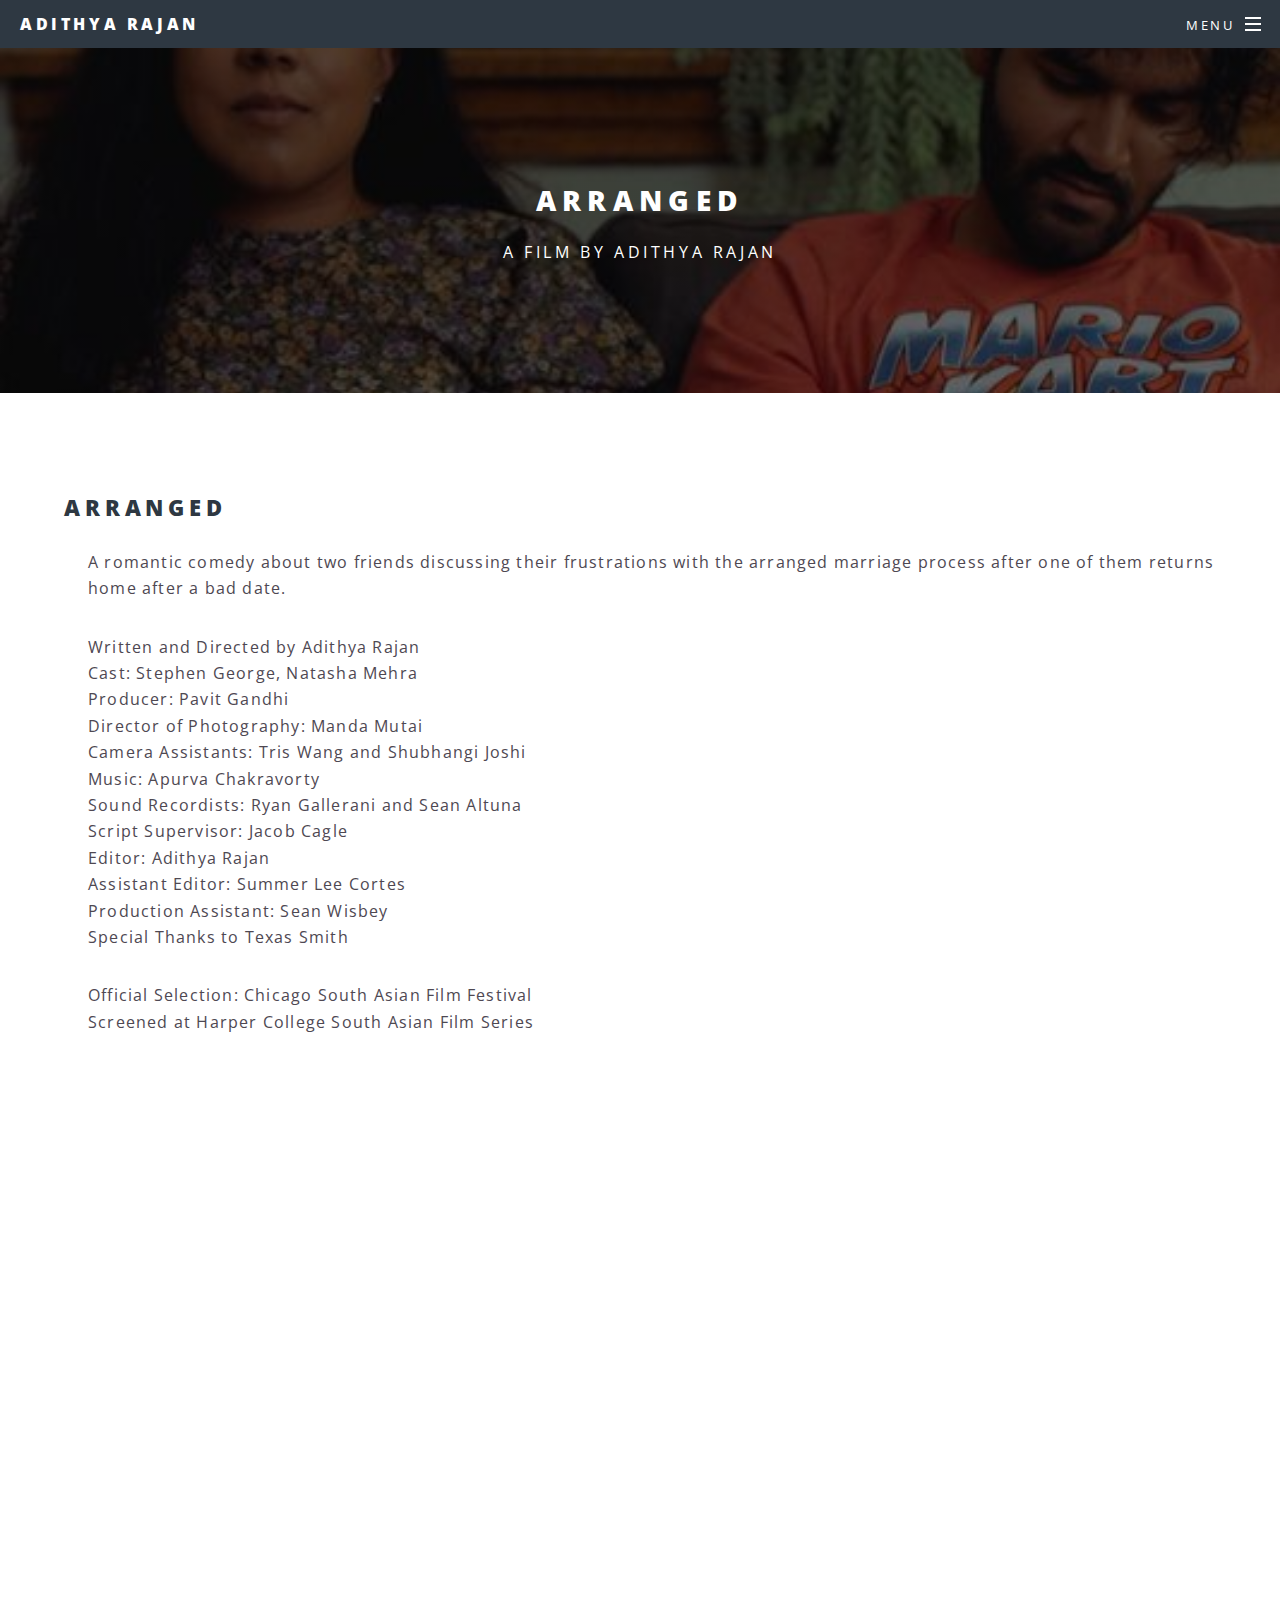
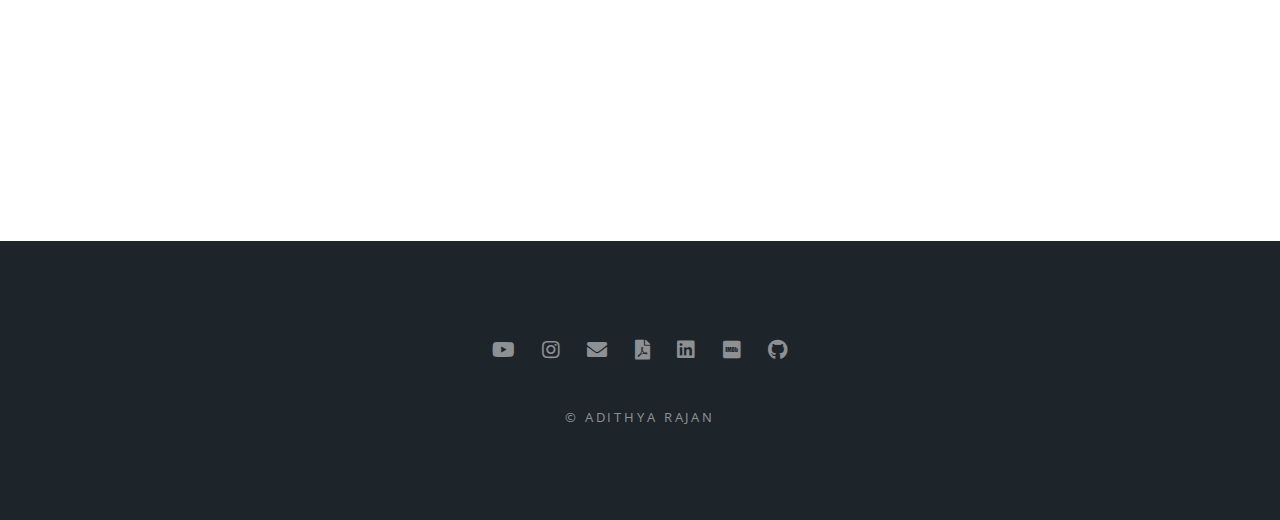
<file: arranged.html>
<!DOCTYPE HTML>
<!--
	Spectral by HTML5 UP
	html5up.net | @ajlkn
	Free for personal and commercial use under the CCA 3.0 license (html5up.net/license)
-->
<html>
	<head>
		<title>Arranged</title>
		<meta charset="utf-8" />
		<meta name="viewport" content="width=device-width, initial-scale=1, user-scalable=no" />
		<link rel="stylesheet" href="assets/css/arranged.css" />
		<noscript><link rel="stylesheet" href="assets/css/noscript.css" /></noscript>
	</head>
	<body class="is-preload">

		<!-- Page Wrapper -->
			<div id="page-wrapper">

				<!-- Header -->
				<header id="header">
					<h1><a href="index.html">Adithya Rajan</a></h1>
					<nav id="nav">
						<ul>
							<li class="special">
								<a href="#menu" class="menuToggle"><span>Menu</span></a>
								<div id="menu">
									<ul>
										<li><a href="index.html">Home</a></li>
                    <li><a href="film.html">Film</a></li>
                    <li><a href="engineering.html">Engineering</a></li>
									</ul>
								</div>
							</li>
						</ul>
					</nav>
				</header>


				<!-- Main -->
					<article id="main">
						<header>
							<h2>Arranged</h2>
							<p>A Film By Adithya Rajan</p>
						</header>
						<section class="wrapper style5">
							<div class="inner">

								<h2>Arranged</h2>
									<ul style="list-style-type:none;">
										<li>A romantic comedy about two friends discussing their frustrations with the arranged 
                      					marriage process after one of them returns home after a bad date. </li>
										<p></p>
										<li>Written and Directed by Adithya Rajan</li>
										<li>Cast: Stephen George, Natasha Mehra</li>
										<li>Producer: Pavit Gandhi</li>
										<li>Director of Photography: Manda Mutai</li>
										<li>Camera Assistants: Tris Wang and Shubhangi Joshi</li>
										<li>Music: Apurva Chakravorty</li>
										<li>Sound Recordists: Ryan Gallerani and Sean Altuna </li>
										<li>Script Supervisor: Jacob Cagle</li>
										<li>Editor: Adithya Rajan</li>
										<li>Assistant Editor: Summer Lee Cortes</li>
										<li>Production Assistant: Sean Wisbey</li>
										<li>Special Thanks to Texas Smith</li>
										<p></p>
										<li>Official Selection: Chicago South Asian Film Festival</li>
										<li>Screened at Harper College South Asian Film Series</li>
									</ul>

									<div class="video-responsive">
										<iframe width="560" height="315" src="https://www.youtube.com/embed/jlxRDOYoDts?si=iVig1rC1FrA66NBv" title="YouTube video player" frameborder="0" 
                      allow="accelerometer; autoplay; clipboard-write; encrypted-media; gyroscope; picture-in-picture; web-share" allowfullscreen></iframe>
									</div>
								<p></p>															
							</div>
						</section>
					</article>

				<!-- Footer -->
					<footer id="footer" class="wrapper style2">
						<ul class="icons">
							<li><a href="https://www.youtube.com/c/AdithyaRajan24" class="icon brands fa-youtube"><span class="label">YouTube</span></a></li>
							<li><a href="https://www.instagram.com/adirajan/" class="icon brands fa-instagram"><span class="label">Instagram</span></a></li>
							<li><a href="mailto:adithyarajan24@gmail.com" class="icon solid fa-envelope"><span class="label">Email</span></a></li>
							<li><a href="files/adithya_rajan_resume.pdf" class="icon solid fa-file-pdf"><span class="label">Resume</span></a></li>
							<li><a href="https://www.linkedin.com/in/adithyarajan24/" class="icon brands fa-linkedin"><span class="label">LinkedIn</span></a></li>
							<li><a href="https://www.imdb.com/name/nm14872315/" class="icon brands fa-imdb"><span class="label">IMDB</span></a></li>
							<li><a href="https://github.com/arajan24" class="icon brands fa-github"><span class="label">GitHub</span></a></li>
						</ul>
						<ul class="copyright">
							<li>&copy; Adithya Rajan</li>
						</ul>
					</footer>
			</div>

		<!-- Scripts -->
			<script src="assets/js/jquery.min.js"></script>
			<script src="assets/js/jquery.scrollex.min.js"></script>
			<script src="assets/js/jquery.scrolly.min.js"></script>
			<script src="assets/js/browser.min.js"></script>
			<script src="assets/js/breakpoints.min.js"></script>
			<script src="assets/js/util.js"></script>
			<script src="assets/js/main.js"></script>

	</body>
</html>
</file>
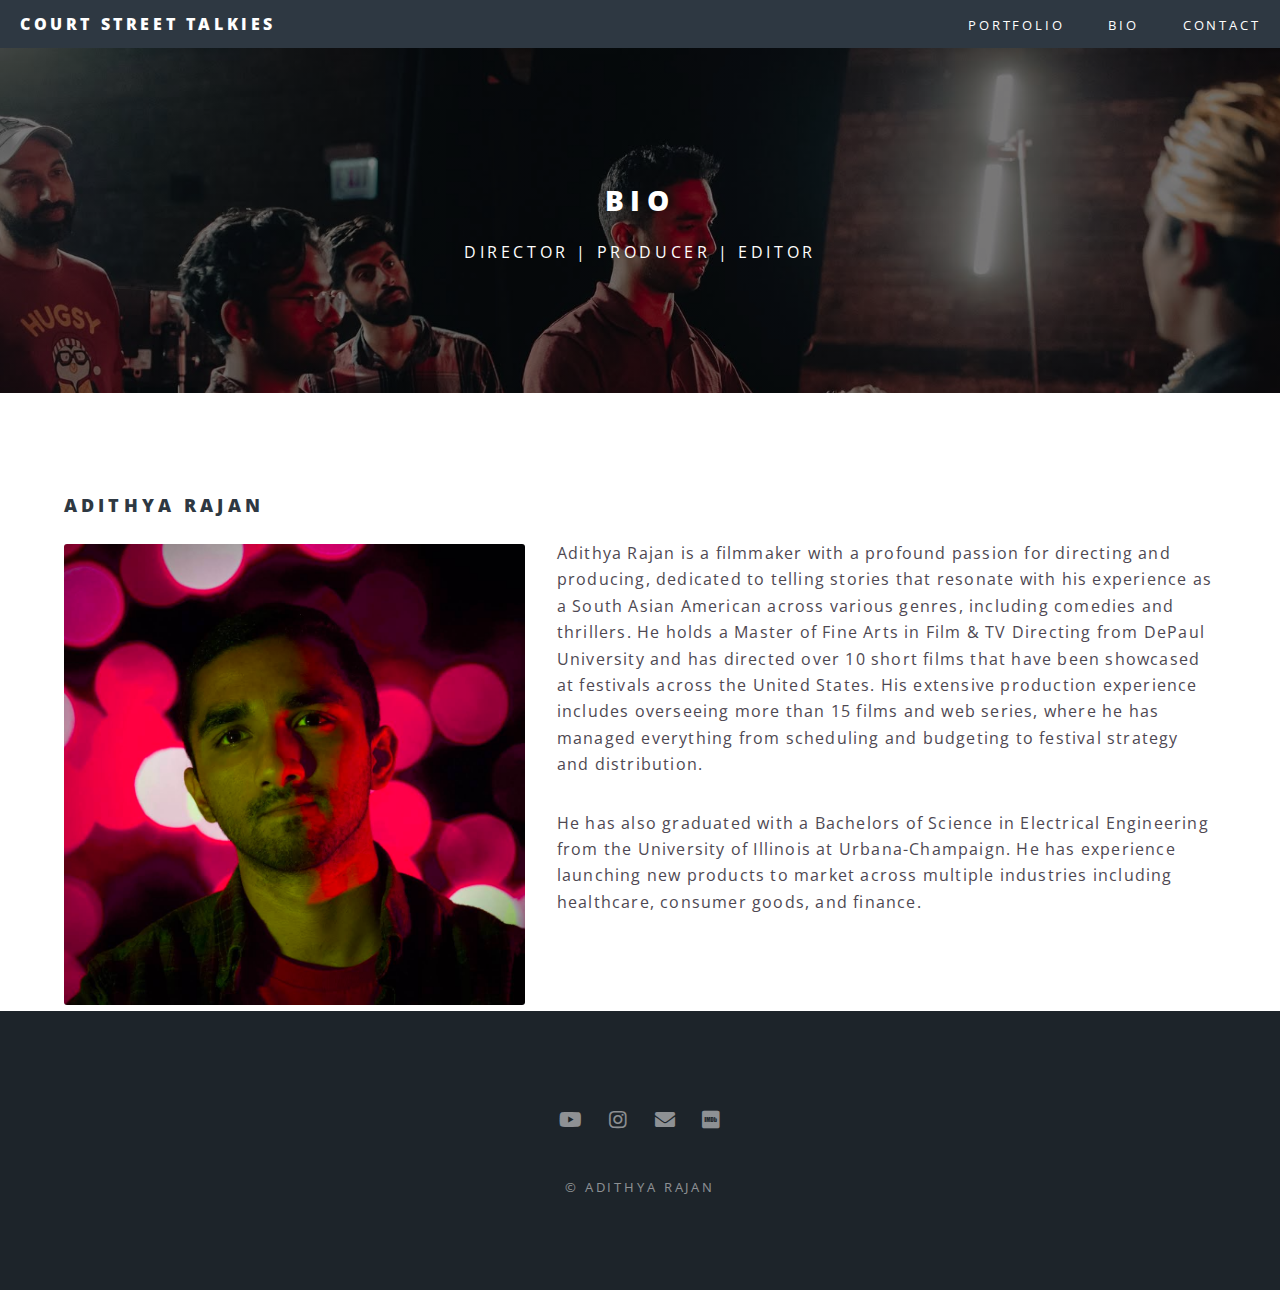
<file: bio.html>
<!DOCTYPE HTML>
<!--
	Spectral by HTML5 UP
	html5up.net | @ajlkn
	Free for personal and commercial use under the CCA 3.0 license (html5up.net/license)
-->
<html>
	<head>
		<title>Bio - Court Street Talkies</title>
		<meta charset="utf-8" />
		<meta name="viewport" content="width=device-width, initial-scale=1, user-scalable=no" />
		<link rel="stylesheet" href="assets/css/main.css" />
		<noscript><link rel="stylesheet" href="assets/css/noscript.css" /></noscript>
	</head>
	<body class="is-preload">

		<!-- Page Wrapper -->
			<div id="page-wrapper">

				<!-- Header -->
				<header id="header">
					<h1><a href="index.html">Court Street Talkies</a></h1>
					<nav id="nav">
						<ul>
							<li><a href="film.html">Portfolio</a></li>
							<li><a href="bio.html">Bio</a></li>
							<li><a href="contact.html">Contact</a></li>
						</ul>
					</nav>
				</header>

				<!-- Main -->
					<article id="main">
						<header>
							<h2>Bio</h2>
							<p>Director | Producer | Editor</p>
						</header>
						<section class="wrapper style5">
							<div class="inner">
								<h3>Adithya Rajan</h3>
								<p><span class="image left"><img src="images/profile.jpg" alt="Adithya Rajan" /></span>Adithya Rajan is a filmmaker with a profound passion for directing and producing, dedicated to telling stories that resonate with his experience as a South Asian American across various genres, including comedies and thrillers. He holds a Master of Fine Arts in Film & TV Directing from DePaul University and has directed over 10 short films that have been showcased at festivals across the United States. His extensive production experience includes overseeing more than 15 films and web series, where he has managed everything from scheduling and budgeting to festival strategy and distribution.</p>

								<p>He has also graduated with a Bachelors of Science in Electrical Engineering from the University of Illinois at 
									Urbana-Champaign. He has experience launching new products to market across multiple industries including healthcare, consumer goods,
									and finance. </p>	
							</div>
						</section>
					</article>

				<!-- Footer -->
					<footer id="footer" class="wrapper style2">
						<ul class="icons">
							<li><a href="https://www.youtube.com/c/AdithyaRajan24" class="icon brands fa-youtube"><span class="label">YouTube</span></a></li>
							<li><a href="https://www.instagram.com/adirajan/" class="icon brands fa-instagram"><span class="label">Instagram</span></a></li>
							<li><a href="mailto:mgmt@courtstreettalkies.com" class="icon solid fa-envelope"><span class="label">Email</span></a></li>
							<!--<li><a href="https://www.linkedin.com/in/adithyarajan24/" class="icon brands fa-linkedin"><span class="label">LinkedIn</span></a></li>-->
							<li><a href="https://www.imdb.com/name/nm14872315/" class="icon brands fa-imdb"><span class="label">IMDB</span></a></li>
							<!--<li><a href="https://github.com/arajan24" class="icon brands fa-github"><span class="label">GitHub</span></a></li>-->
						</ul>
						<ul class="copyright">
							<li>&copy; Adithya Rajan</li>
						</ul>
					</footer>
			</div>

		<!-- Scripts -->
			<script src="assets/js/jquery.min.js"></script>
			<script src="assets/js/jquery.scrollex.min.js"></script>
			<script src="assets/js/jquery.scrolly.min.js"></script>
			<script src="assets/js/browser.min.js"></script>
			<script src="assets/js/breakpoints.min.js"></script>
			<script src="assets/js/util.js"></script>
			<script src="assets/js/main.js"></script>

	</body>
</html>
</file>
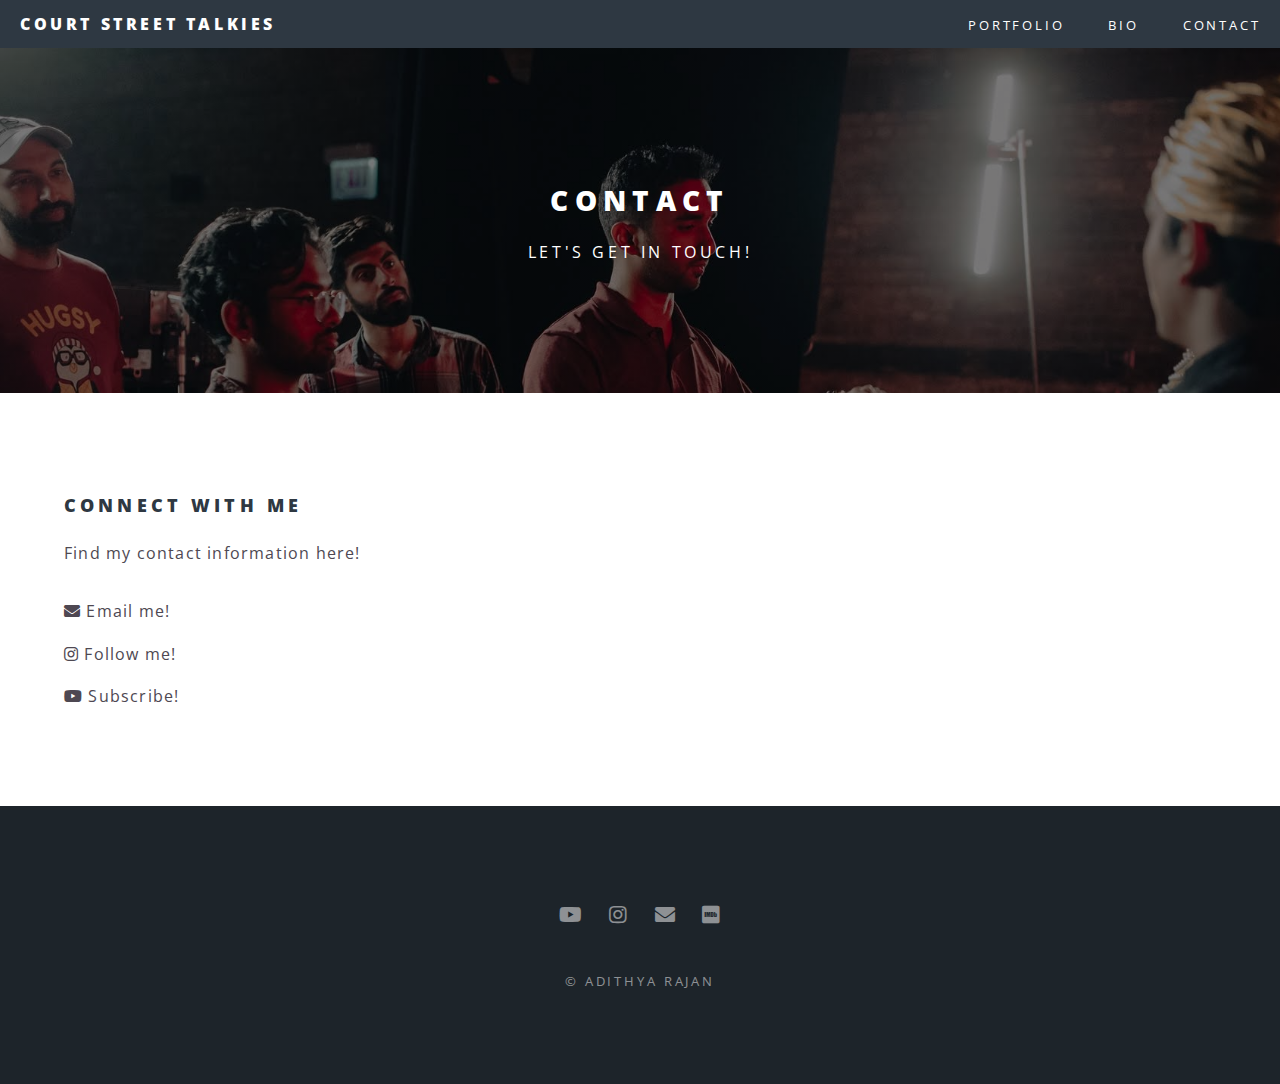
<file: contact.html>
<!DOCTYPE HTML>
<!--
	Spectral by HTML5 UP
	html5up.net | @ajlkn
	Free for personal and commercial use under the CCA 3.0 license (html5up.net/license)
-->
<html>
	<head>
		<title>Contact - Court Street Talkies</title>
		<meta charset="utf-8" />
		<meta name="viewport" content="width=device-width, initial-scale=1, user-scalable=no" />
		<link rel="stylesheet" href="assets/css/main.css" />
		<noscript><link rel="stylesheet" href="assets/css/noscript.css" /></noscript>
	</head>
	<body class="is-preload">

		<!-- Page Wrapper -->
			<div id="page-wrapper">

				<!-- Header -->
				<header id="header">
					<h1><a href="index.html">Court Street Talkies</a></h1>
					<nav id="nav">
						<ul>
							<li><a href="film.html">Portfolio</a></li>
							<li><a href="bio.html">Bio</a></li>
							<li><a href="contact.html">Contact</a></li>
						</ul>
					</nav>
				</header>

				<!-- Main -->
					<article id="main">
						<header>
							<h2>Contact</h2>
							<p>Let's get in touch!</p>
						</header>
						<section class="wrapper style5">
							<div class="inner">
								<h3>Connect with me</h3>
								<p>Find my contact information here!</p>
								<ul class="actions stacked">
									<li><a class="icon solid fa-envelope" href="mailto:mgmt@courtstreettalkies.com"> Email me!</a></li>
									<li><a class="icon brands fa-instagram" href="https://www.instagram.com/adirajan/"> Follow me!</a></li>
									<li><a class="icon brands fa-youtube" href="https://www.youtube.com/c/AdithyaRajan24"> Subscribe!</a></li>
									<!--<li><a class="icon brands fa-linkedin" href="https://www.linkedin.com/in/adithyarajan24/"> Connect with me!</a></li>-->
									<!--<li><a class="icon solid fa-file-pdf" href="files/adithya_rajan_resume.pdf"> Check out my Resume!</a></li>-->
								</ul>
							</div>
						</section>
					</article>

				<!-- Footer -->
					<footer id="footer" class="wrapper style2">
						<ul class="icons">
							<li><a href="https://www.youtube.com/c/AdithyaRajan24" class="icon brands fa-youtube"><span class="label">YouTube</span></a></li>
							<li><a href="https://www.instagram.com/adirajan/" class="icon brands fa-instagram"><span class="label">Instagram</span></a></li>
							<li><a href="mailto:mgmt@courtstreettalkies.com" class="icon solid fa-envelope"><span class="label">Email</span></a></li>
							<li><a href="https://www.imdb.com/name/nm14872315/" class="icon brands fa-imdb"><span class="label">IMDB</span></a></li>
						</ul>
						<ul class="copyright">
							<li>&copy; Adithya Rajan</li>
						</ul>
					</footer>
			</div>

		<!-- Scripts -->
			<script src="assets/js/jquery.min.js"></script>
			<script src="assets/js/jquery.scrollex.min.js"></script>
			<script src="assets/js/jquery.scrolly.min.js"></script>
			<script src="assets/js/browser.min.js"></script>
			<script src="assets/js/breakpoints.min.js"></script>
			<script src="assets/js/util.js"></script>
			<script src="assets/js/main.js"></script>

	</body>
</html>
</file>
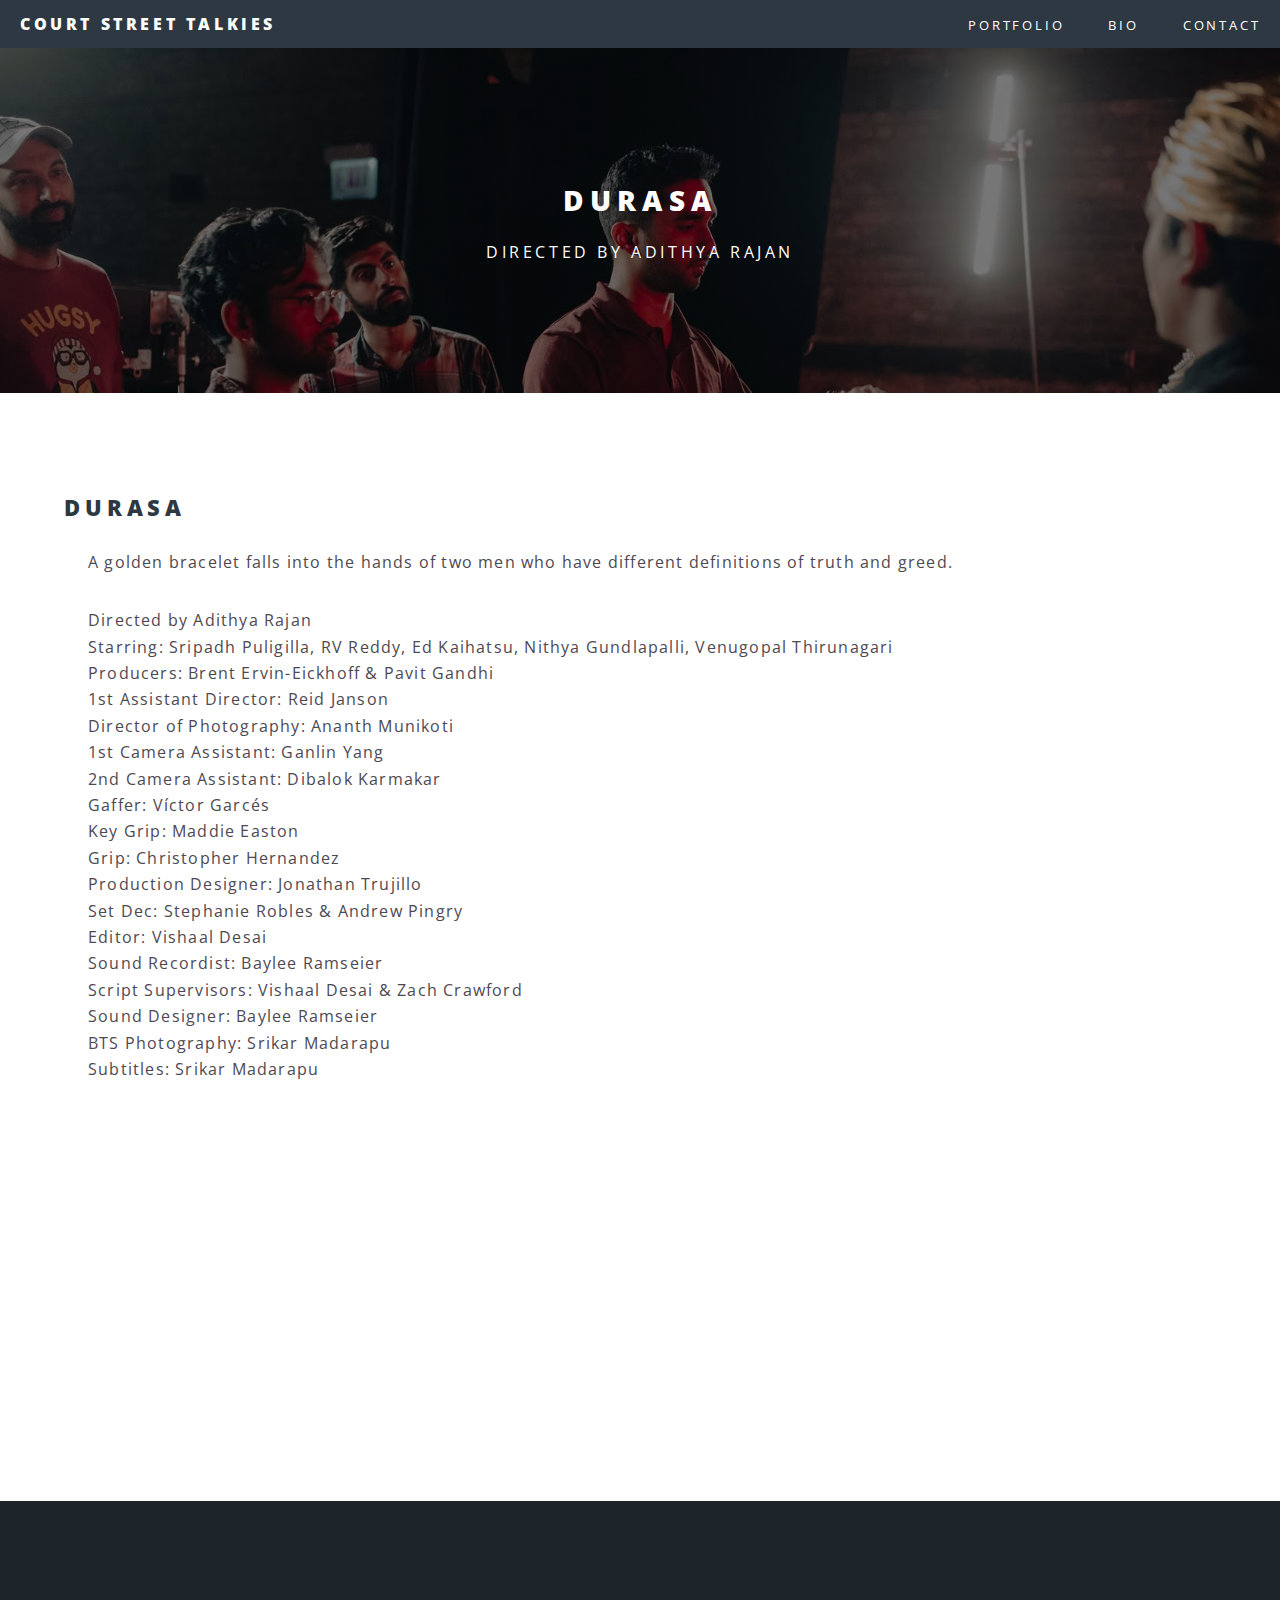
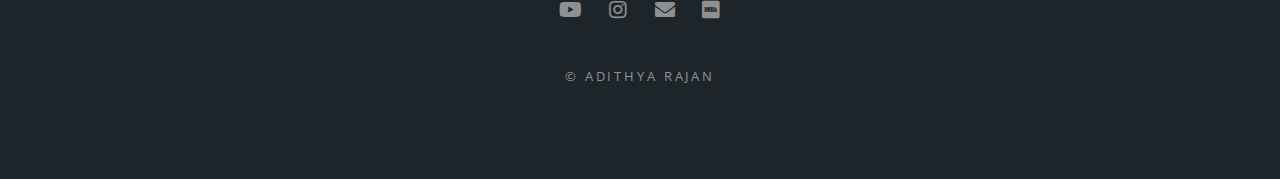
<file: durasa.html>
<!DOCTYPE HTML>
<!--
	Spectral by HTML5 UP
	html5up.net | @ajlkn
	Free for personal and commercial use under the CCA 3.0 license (html5up.net/license)
-->
<html>
	<head>
		<title>Durasa - Adithya Rajan</title>
		<meta charset="utf-8" />
		<meta name="viewport" content="width=device-width, initial-scale=1, user-scalable=no" />
		<link rel="stylesheet" href="assets/css/main.css" />
		<noscript><link rel="stylesheet" href="assets/css/noscript.css" /></noscript>
	</head>
	<body class="is-preload page-durasa">

		<!-- Page Wrapper -->
			<div id="page-wrapper">

				<!-- Header -->
				<header id="header">
					<h1><a href="index.html">Court Street Talkies</a></h1>
					<nav id="nav">
						<ul>
							<li><a href="film.html">Portfolio</a></li>
							<li><a href="bio.html">Bio</a></li>
							<li><a href="contact.html">Contact</a></li>
						</ul>
					</nav>
				</header>

				<!-- Main -->
					<article id="main">
						<header>
							<h2>Durasa</h2>
							<p>Directed by Adithya Rajan</p>
						</header>
						<section class="wrapper style5">
							<div class="inner">

								<h2>Durasa</h2>
									<ul style="list-style-type:none;">
										<li>A golden bracelet falls into the hands of two men who have different definitions of truth and greed.</li>
										<p></p>
										<li>Directed by Adithya Rajan</li>
										<li>Starring: Sripadh Puligilla, RV Reddy, Ed Kaihatsu, Nithya Gundlapalli, Venugopal Thirunagari</li>
										<li>Producers: Brent Ervin-Eickhoff & Pavit Gandhi</li>
										<li>1st Assistant Director: Reid Janson</li>
										<li>Director of Photography: Ananth Munikoti</li>
										<li>1st Camera Assistant: Ganlin Yang</li>
										<li>2nd Camera Assistant: Dibalok Karmakar</li>
										<li>Gaffer: Víctor Garcés</li>
										<li>Key Grip: Maddie Easton</li>
										<li>Grip: Christopher Hernandez</li>
										<li>Production Designer: Jonathan Trujillo</li>
										<li>Set Dec: Stephanie Robles & Andrew Pingry</li>
										<li>Editor: Vishaal Desai</li>
										<li>Sound Recordist: Baylee Ramseier</li>
										<li>Script Supervisors: Vishaal Desai & Zach Crawford</li>
										<li>Sound Designer: Baylee Ramseier</li>
										<li>BTS Photography: Srikar Madarapu</li>
										<li>Subtitles: Srikar Madarapu</li>
									</ul>

								<div class="video-responsive">
									<iframe width="560" height="315" src="https://www.youtube.com/embed/skdu3VwDUu0" title="YouTube video player" frameborder="0" allow="accelerometer; autoplay; clipboard-write; encrypted-media; gyroscope; picture-in-picture; web-share" allowfullscreen></iframe>
								</div>

							</div>
						</section>
					</article>

				<!-- Footer -->
					<footer id="footer" class="wrapper style2">
						<ul class="icons">
							<li><a href="https://www.youtube.com/c/AdithyaRajan24" class="icon brands fa-youtube"><span class="label">YouTube</span></a></li>
							<li><a href="https://www.instagram.com/adirajan/" class="icon brands fa-instagram"><span class="label">Instagram</span></a></li>
							<li><a href="mailto:mgmt@courtstreettalkies.com" class="icon solid fa-envelope"><span class="label">Email</span></a></li>
							<li><a href="https://www.imdb.com/name/nm14872315/" class="icon brands fa-imdb"><span class="label">IMDB</span></a></li>
						</ul>
						<ul class="copyright">
							<li>&copy; Adithya Rajan</li>
						</ul>
					</footer>

			</div>

		<!-- Scripts -->
			<script src="assets/js/jquery.min.js"></script>
			<script src="assets/js/jquery.scrollex.min.js"></script>
			<script src="assets/js/jquery.scrolly.min.js"></script>
			<script src="assets/js/browser.min.js"></script>
			<script src="assets/js/breakpoints.min.js"></script>
			<script src="assets/js/util.js"></script>
			<script src="assets/js/main.js"></script>

	</body>
</html>
</file>
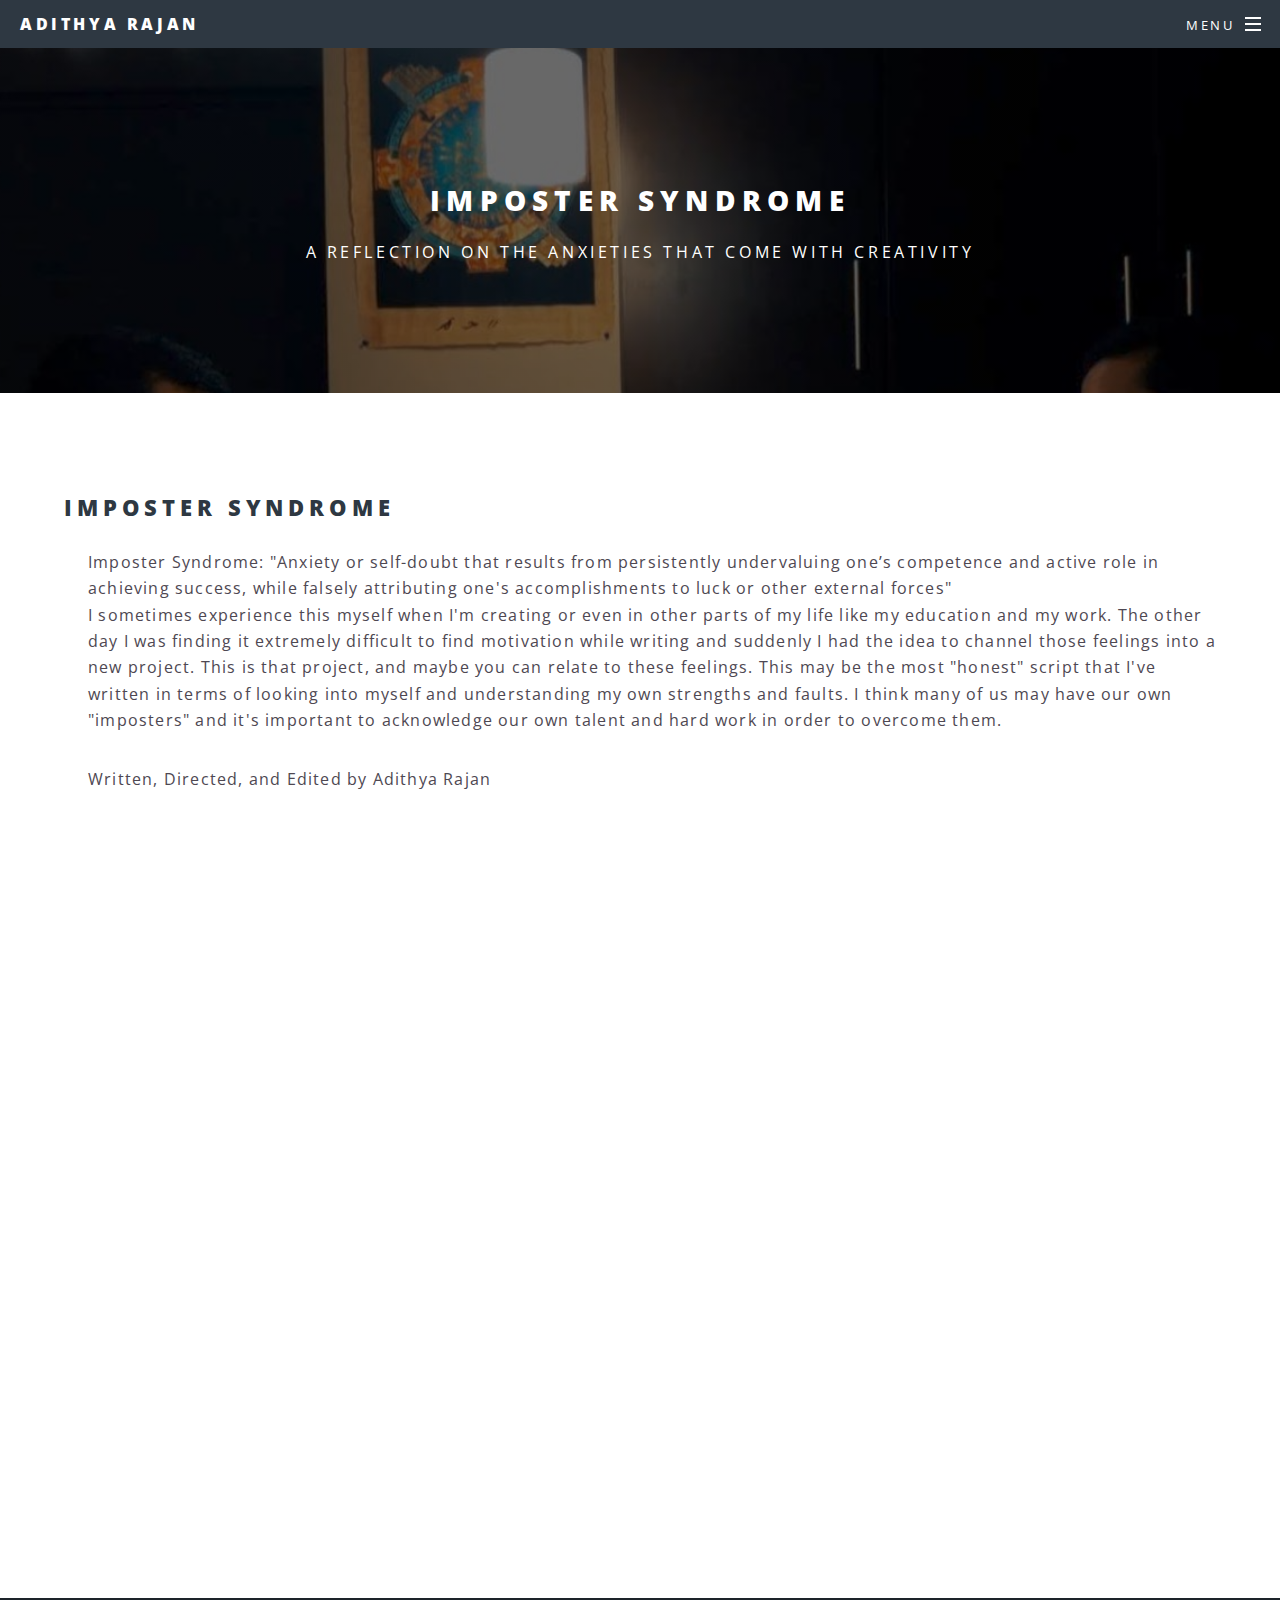
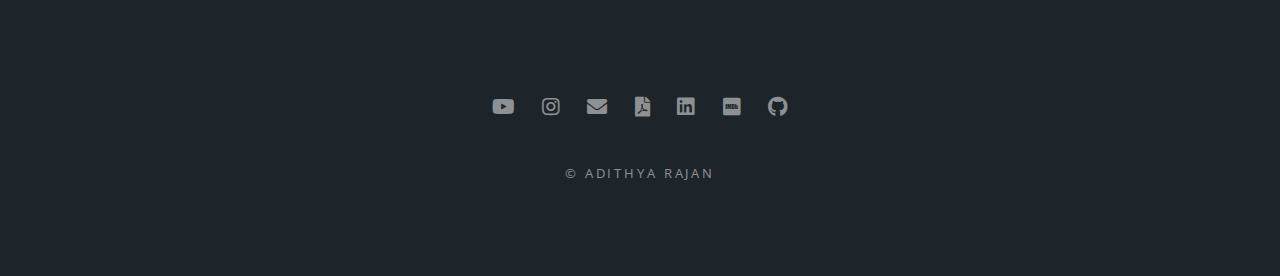
<file: imposter-syndrome.html>
<!DOCTYPE HTML>
<!--
	Spectral by HTML5 UP
	html5up.net | @ajlkn
	Free for personal and commercial use under the CCA 3.0 license (html5up.net/license)
-->
<html>
	<head>
		<title>Imposter Syndrome</title>
		<meta charset="utf-8" />
		<meta name="viewport" content="width=device-width, initial-scale=1, user-scalable=no" />
		<link rel="stylesheet" href="assets/css/imposter-syndrome.css" />
		<noscript><link rel="stylesheet" href="assets/css/noscript.css" /></noscript>
	</head>
	<body class="is-preload">

		<!-- Page Wrapper -->
			<div id="page-wrapper">

				<!-- Header -->
				<header id="header">
					<h1><a href="index.html">Adithya Rajan</a></h1>
					<nav id="nav">
						<ul>
							<li class="special">
								<a href="#menu" class="menuToggle"><span>Menu</span></a>
								<div id="menu">
									<ul>
										<li><a href="index.html">Home</a></li>
                    <li><a href="film.html">Film</a></li>
                    <li><a href="engineering.html">Engineering</a></li>
									</ul>
								</div>
							</li>
						</ul>
					</nav>
				</header>


				<!-- Main -->
					<article id="main">
						<header>
							<h2>Imposter Syndrome</h2>
							<p>A Reflection on the Anxieties that come with Creativity</p>
						</header>
						<section class="wrapper style5">
							<div class="inner">

								<h2>Imposter Syndrome</h2>
									<ul style="list-style-type:none;">
										<li>Imposter Syndrome: "Anxiety or self-doubt that results from persistently undervaluing one’s competence and active role in achieving success, 
											while falsely attributing one's accomplishments to luck or other external forces" </li>
										<li></li>
										<li>I sometimes experience this myself when I'm creating or even in other parts of my life like my education and my work. The other day 
											I was finding it extremely difficult to find motivation while writing and suddenly I had the idea to channel those feelings into 
											a new project. This is that project, and maybe you can relate to these feelings. This may be the most "honest" script that I've 
											written in terms of looking into myself and understanding my own strengths and faults. I think many of us may have our own "imposters" 
											and it's important to acknowledge our own talent and hard work in order to overcome them. </li>
										<p></p>
										<li>Written, Directed, and Edited by Adithya Rajan</li>
									</ul>

									<div class="video-responsive">
										<iframe width="560" height="315" src="https://www.youtube.com/embed/SodoHAhvta4" frameborder="0" 
											allow="accelerometer; autoplay; encrypted-media; gyroscope; picture-in-picture" allowfullscreen></iframe>
									</div>
								<p></p>															
							</div>
						</section>
					</article>

				<!-- Footer -->
					<footer id="footer" class="wrapper style2">
						<ul class="icons">
							<li><a href="https://www.youtube.com/c/AdithyaRajan24" class="icon brands fa-youtube"><span class="label">YouTube</span></a></li>
							<li><a href="https://www.instagram.com/adirajan/" class="icon brands fa-instagram"><span class="label">Instagram</span></a></li>
							<li><a href="mailto:adithyarajan24@gmail.com" class="icon solid fa-envelope"><span class="label">Email</span></a></li>
							<li><a href="files/adithya_rajan_resume.pdf" class="icon solid fa-file-pdf"><span class="label">Resume</span></a></li>
							<li><a href="https://www.linkedin.com/in/adithyarajan24/" class="icon brands fa-linkedin"><span class="label">LinkedIn</span></a></li>
							<li><a href="https://www.imdb.com/name/nm14872315/" class="icon brands fa-imdb"><span class="label">IMDB</span></a></li>
							<li><a href="https://github.com/arajan24" class="icon brands fa-github"><span class="label">GitHub</span></a></li>
						</ul>
						<ul class="copyright">
							<li>&copy; Adithya Rajan</li>
						</ul>
					</footer>
			</div>

		<!-- Scripts -->
			<script src="assets/js/jquery.min.js"></script>
			<script src="assets/js/jquery.scrollex.min.js"></script>
			<script src="assets/js/jquery.scrolly.min.js"></script>
			<script src="assets/js/browser.min.js"></script>
			<script src="assets/js/breakpoints.min.js"></script>
			<script src="assets/js/util.js"></script>
			<script src="assets/js/main.js"></script>

	</body>
</html>
</file>
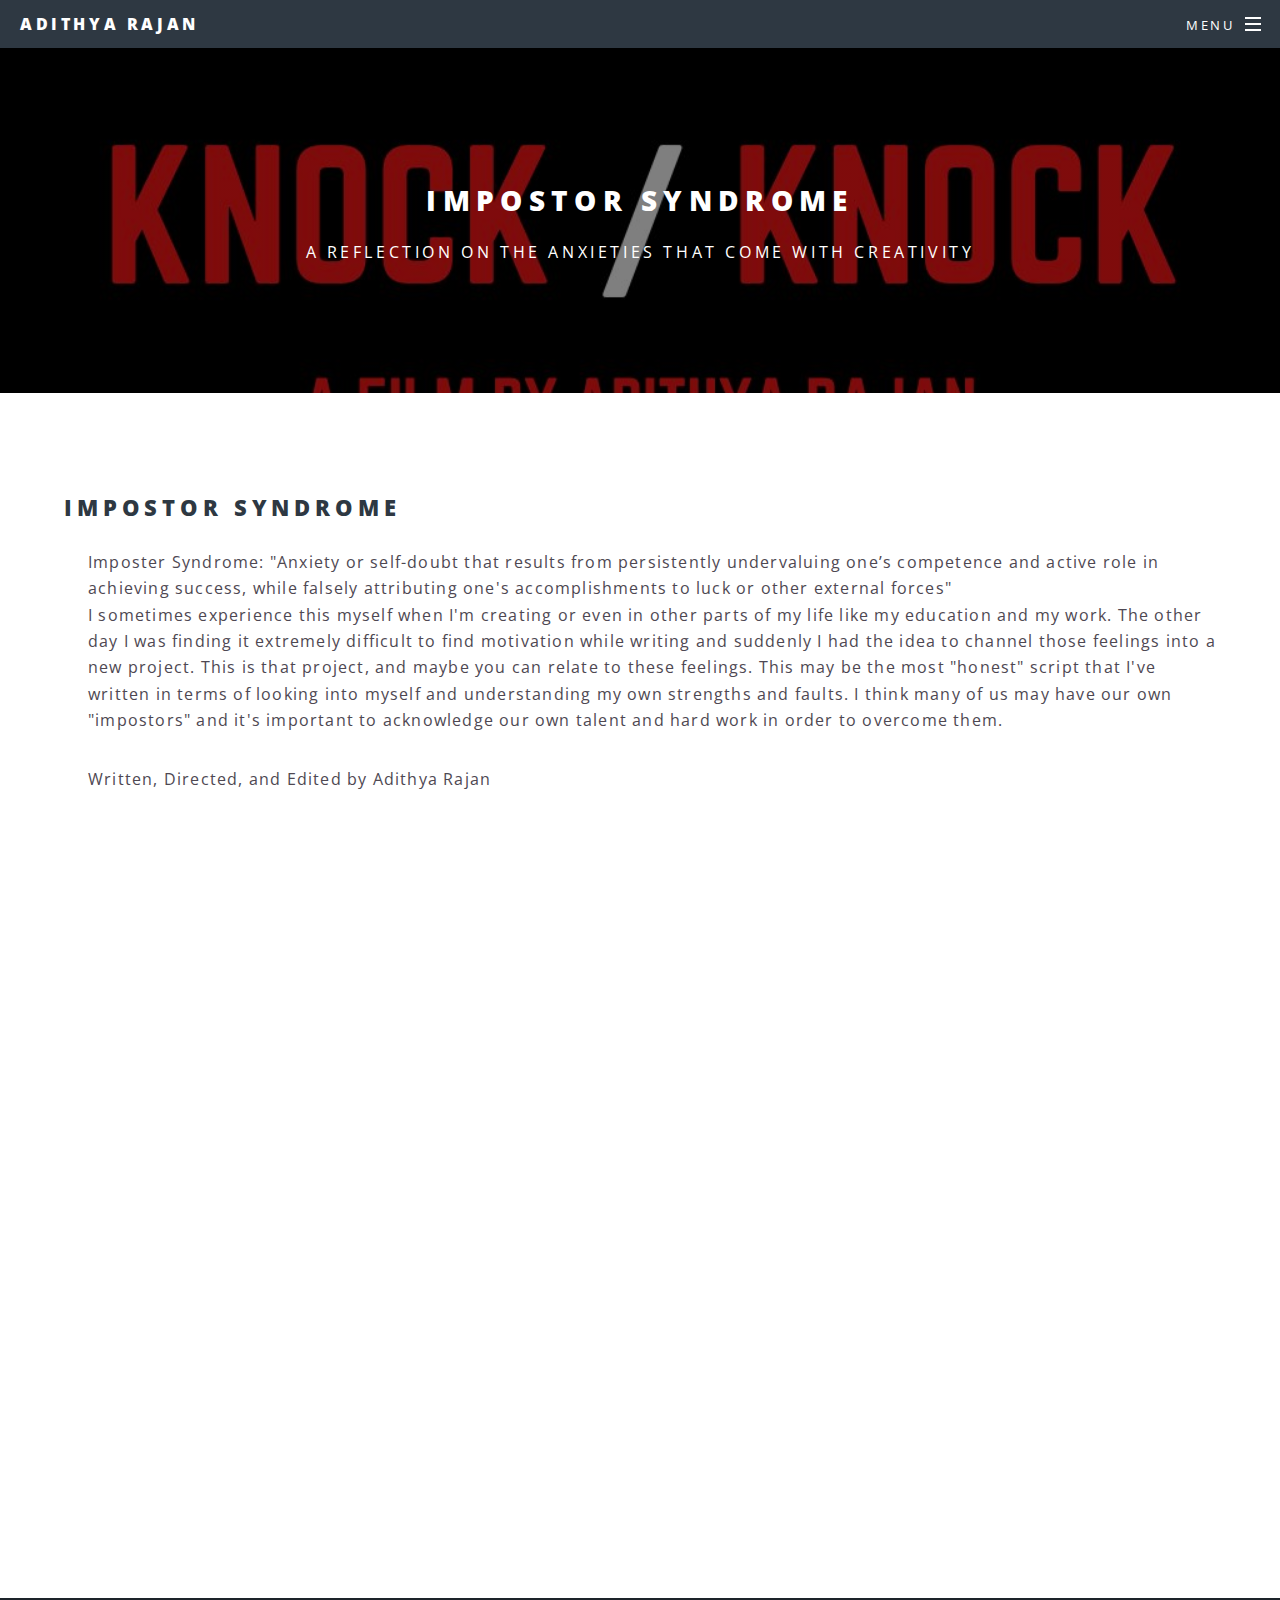
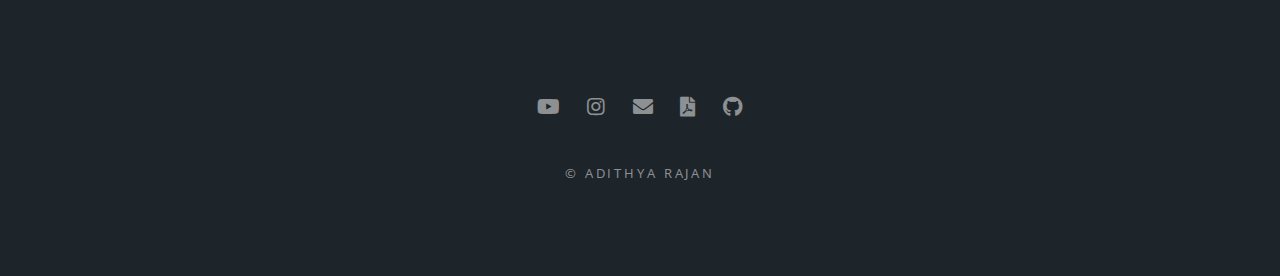
<file: impostor-syndrome.html>
<!DOCTYPE HTML>
<!--
	Spectral by HTML5 UP
	html5up.net | @ajlkn
	Free for personal and commercial use under the CCA 3.0 license (html5up.net/license)
-->
<html>
	<head>
		<title>Impostor Syndrome</title>
		<meta charset="utf-8" />
		<meta name="viewport" content="width=device-width, initial-scale=1, user-scalable=no" />
		<link rel="stylesheet" href="assets/css/knock.css" />
		<noscript><link rel="stylesheet" href="assets/css/noscript.css" /></noscript>
	</head>
	<body class="is-preload">

		<!-- Page Wrapper -->
			<div id="page-wrapper">

				<!-- Header -->
				<header id="header">
					<h1><a href="index.html">Adithya Rajan</a></h1>
					<nav id="nav">
						<ul>
							<li class="special">
								<a href="#menu" class="menuToggle"><span>Menu</span></a>
								<div id="menu">
									<ul>
										<li><a href="index.html">Home</a></li>
                    <li><a href="film.html">Film</a></li>
                    <li><a href="engineering.html">Engineering</a></li>
										<li><a href="photography.html">Photography</a></li>
                    <li><a href="music.html">Music</a></li>
									</ul>
								</div>
							</li>
						</ul>
					</nav>
				</header>


				<!-- Main -->
					<article id="main">
						<header>
							<h2>Impostor Syndrome</h2>
							<p>A Reflection on the Anxieties that come with Creativity</p>
						</header>
						<section class="wrapper style5">
							<div class="inner">

								<h2>Impostor Syndrome</h2>
									<ul style="list-style-type:none;">
										<li>Imposter Syndrome: "Anxiety or self-doubt that results from persistently undervaluing one’s competence and active role in achieving success, 
											while falsely attributing one's accomplishments to luck or other external forces" </li>
										<li></li>
										<li>I sometimes experience this myself when I'm creating or even in other parts of my life like my education and my work. The other day 
											I was finding it extremely difficult to find motivation while writing and suddenly I had the idea to channel those feelings into 
											a new project. This is that project, and maybe you can relate to these feelings. This may be the most "honest" script that I've 
											written in terms of looking into myself and understanding my own strengths and faults. I think many of us may have our own "impostors" 
											and it's important to acknowledge our own talent and hard work in order to overcome them. </li>
										<p></p>
										<li>Written, Directed, and Edited by Adithya Rajan</li>
									</ul>

									<div class="video-responsive">
										<iframe width="560" height="315" src="https://www.youtube.com/embed/SodoHAhvta4" frameborder="0" 
											allow="accelerometer; autoplay; encrypted-media; gyroscope; picture-in-picture" allowfullscreen></iframe>
									</div>
								<p></p>															
							</div>
						</section>
					</article>

				<!-- Footer -->
					<footer id="footer" class="wrapper style2">
						<ul class="icons">
							<li><a href="https://www.youtube.com/c/AdithyaRajan24" class="icon brands fa-youtube"><span class="label">YouTube</span></a></li>
							<li><a href="https://www.instagram.com/adirajan/" class="icon brands fa-instagram"><span class="label">Instagram</span></a></li>
							<li><a href="mailto:adithyarajan24@gmail.com" class="icon solid fa-envelope"><span class="label">Email</span></a></li>
							<li><a href="files/adithya_rajan_resume.pdf" class="icon solid fa-file-pdf"><span class="label">Resume</span></a></li>
							<li><a href="https://github.com/arajan24" class="icon brands fa-github"><span class="label">GitHub</span></a></li>
						</ul>
						<ul class="copyright">
							<li>&copy; Adithya Rajan</li>
						</ul>
					</footer>
			</div>

		<!-- Scripts -->
			<script src="assets/js/jquery.min.js"></script>
			<script src="assets/js/jquery.scrollex.min.js"></script>
			<script src="assets/js/jquery.scrolly.min.js"></script>
			<script src="assets/js/browser.min.js"></script>
			<script src="assets/js/breakpoints.min.js"></script>
			<script src="assets/js/util.js"></script>
			<script src="assets/js/main.js"></script>

	</body>
</html>
</file>
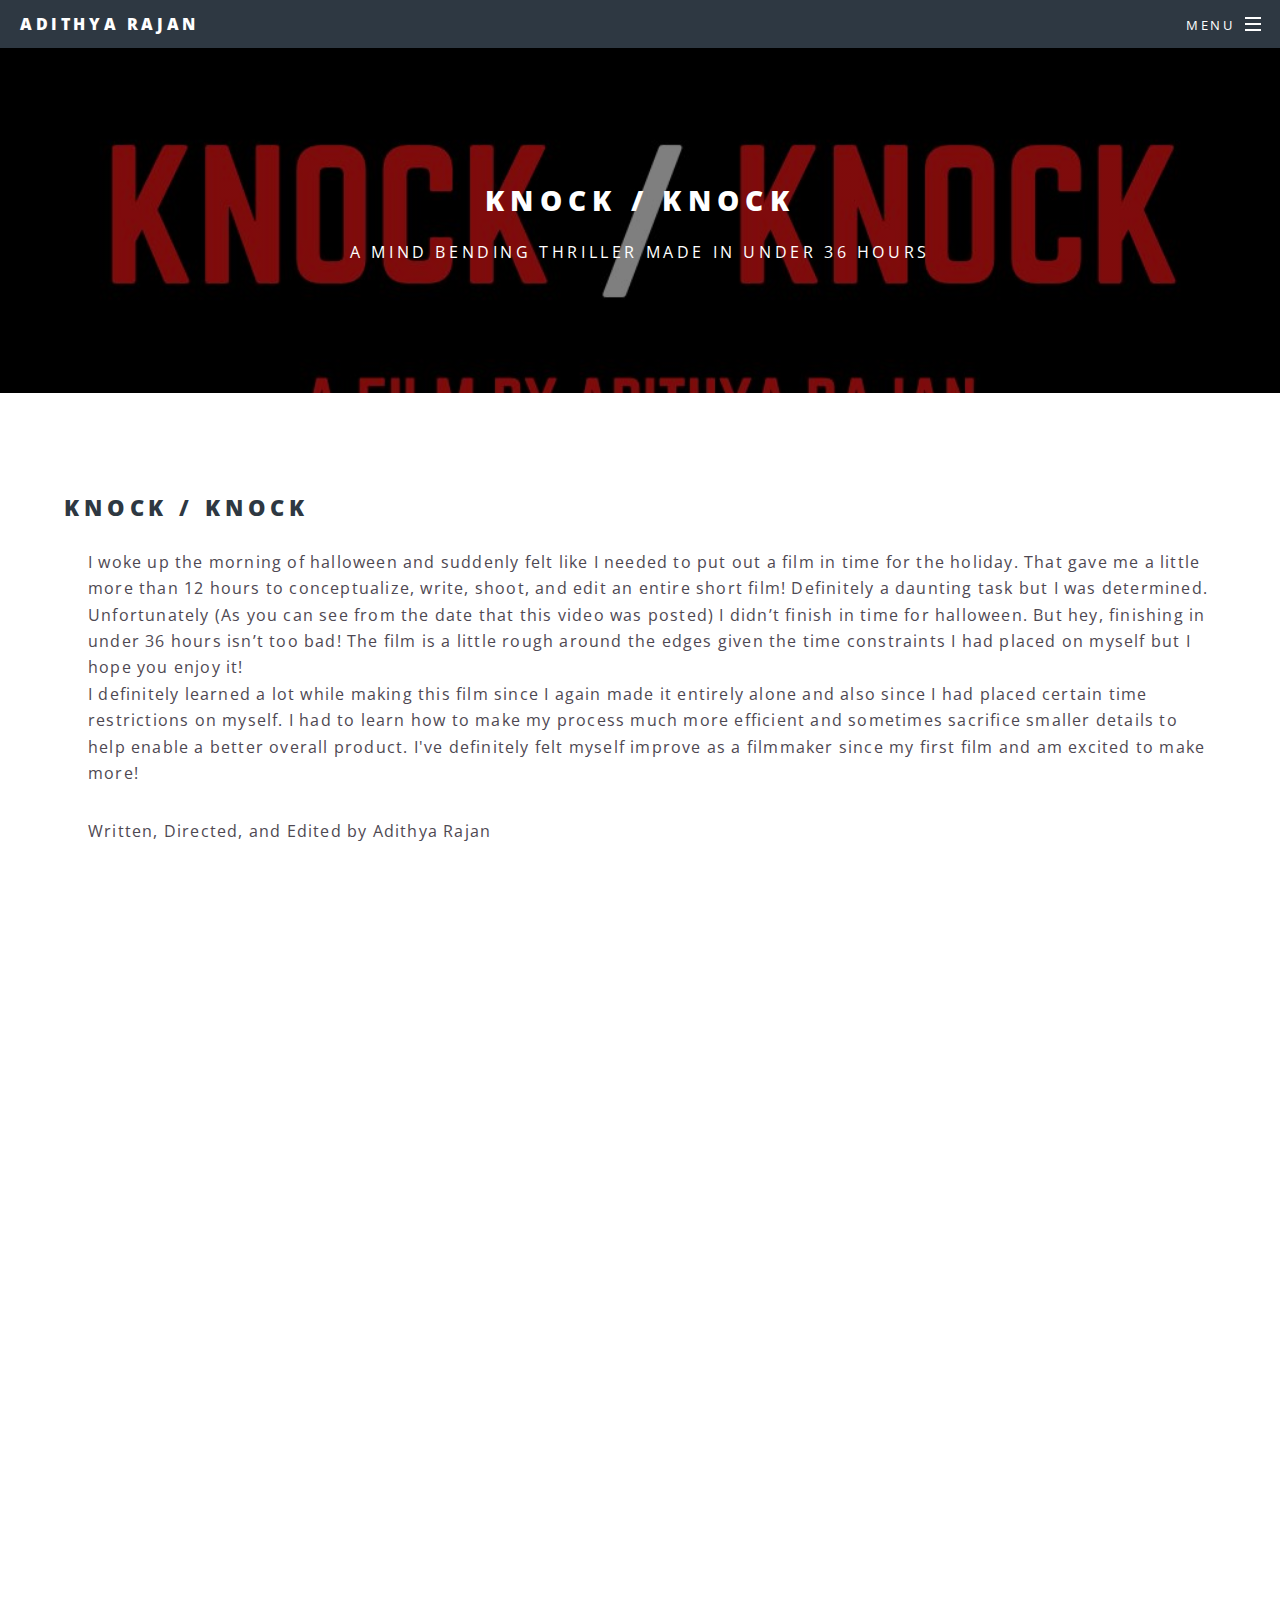
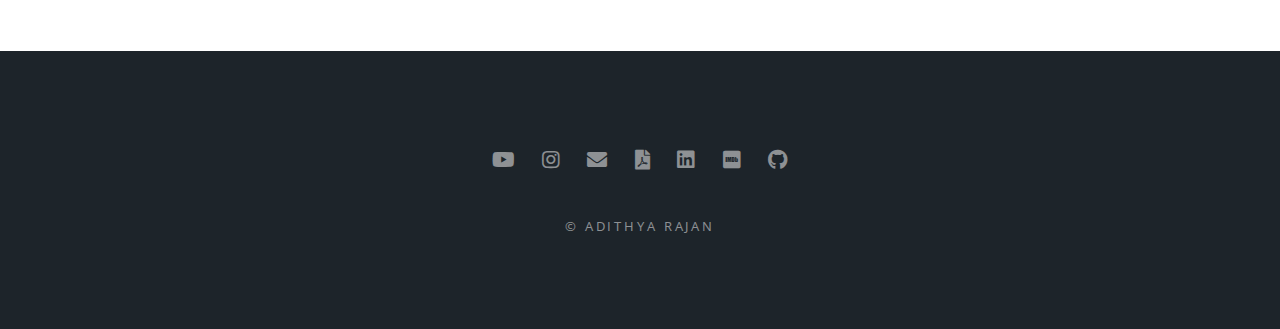
<file: knock-knock.html>
<!DOCTYPE HTML>
<!--
	Spectral by HTML5 UP
	html5up.net | @ajlkn
	Free for personal and commercial use under the CCA 3.0 license (html5up.net/license)
-->
<html>
	<head>
		<title>Knock / Knock</title>
		<meta charset="utf-8" />
		<meta name="viewport" content="width=device-width, initial-scale=1, user-scalable=no" />
		<link rel="stylesheet" href="assets/css/knock.css" />
		<noscript><link rel="stylesheet" href="assets/css/noscript.css" /></noscript>
	</head>
	<body class="is-preload">

		<!-- Page Wrapper -->
			<div id="page-wrapper">

				<!-- Header -->
				<header id="header">
					<h1><a href="index.html">Adithya Rajan</a></h1>
					<nav id="nav">
						<ul>
							<li class="special">
								<a href="#menu" class="menuToggle"><span>Menu</span></a>
								<div id="menu">
									<ul>
										<li><a href="index.html">Home</a></li>
                    					<li><a href="film.html">Film</a></li>
										<li><a href="engineering.html">Engineering</a></li>
									</ul>
								</div>
							</li>
						</ul>
					</nav>
				</header>


				<!-- Main -->
					<article id="main">
						<header>
							<h2>Knock / Knock</h2>
							<p>A Mind Bending Thriller Made In Under 36 Hours</p>
						</header>
						<section class="wrapper style5">
							<div class="inner">

								<h2>Knock / Knock</h2>
									<ul style="list-style-type:none;">
										<li>I woke up the morning of halloween and suddenly felt like I needed to put out a film in time for the holiday. That gave me a 
											little more than 12 hours to conceptualize, write, shoot, and edit an entire short film! Definitely a daunting task but 
											I was determined. Unfortunately (As you can see from the date that this video was posted) I didn’t finish in time for halloween. 
											But hey, finishing in under 36 hours isn’t too bad! The film is a little rough around the edges given the time constraints I had 
											placed on myself but I hope you enjoy it!</li>
										<li></li>
										<li>I definitely learned a lot while making this film since I again made it entirely alone and also since I had placed certain time restrictions 
											on myself. I had to learn how to make my process much more efficient and sometimes sacrifice smaller details to help enable a better overall 
											product. I've definitely felt myself improve as a filmmaker since my first film and am excited to make more!</li>
										<p></p>
										<li>Written, Directed, and Edited by Adithya Rajan</li>
									</ul>

									<div class="video-responsive">
										<iframe width="560" height="315" src="https://www.youtube.com/embed/9_LHhUcnUhE" frameborder="0" 
											allow="accelerometer; autoplay; encrypted-media; gyroscope; picture-in-picture" allowfullscreen></iframe>
									</div>
								<p></p>															
							</div>
						</section>
					</article>

				<!-- Footer -->
					<footer id="footer" class="wrapper style2">
						<ul class="icons">
							<li><a href="https://www.youtube.com/c/AdithyaRajan24" class="icon brands fa-youtube"><span class="label">YouTube</span></a></li>
							<li><a href="https://www.instagram.com/adirajan/" class="icon brands fa-instagram"><span class="label">Instagram</span></a></li>
							<li><a href="mailto:adithyarajan24@gmail.com" class="icon solid fa-envelope"><span class="label">Email</span></a></li>
							<li><a href="files/adithya_rajan_resume.pdf" class="icon solid fa-file-pdf"><span class="label">Resume</span></a></li>
							<li><a href="https://www.linkedin.com/in/adithyarajan24/" class="icon brands fa-linkedin"><span class="label">LinkedIn</span></a></li>
							<li><a href="https://www.imdb.com/name/nm14872315/" class="icon brands fa-imdb"><span class="label">IMDB</span></a></li>
							<li><a href="https://github.com/arajan24" class="icon brands fa-github"><span class="label">GitHub</span></a></li>
						</ul>
						<ul class="copyright">
							<li>&copy; Adithya Rajan</li>
						</ul>
					</footer>
			</div>

		<!-- Scripts -->
			<script src="assets/js/jquery.min.js"></script>
			<script src="assets/js/jquery.scrollex.min.js"></script>
			<script src="assets/js/jquery.scrolly.min.js"></script>
			<script src="assets/js/browser.min.js"></script>
			<script src="assets/js/breakpoints.min.js"></script>
			<script src="assets/js/util.js"></script>
			<script src="assets/js/main.js"></script>

	</body>
</html>
</file>
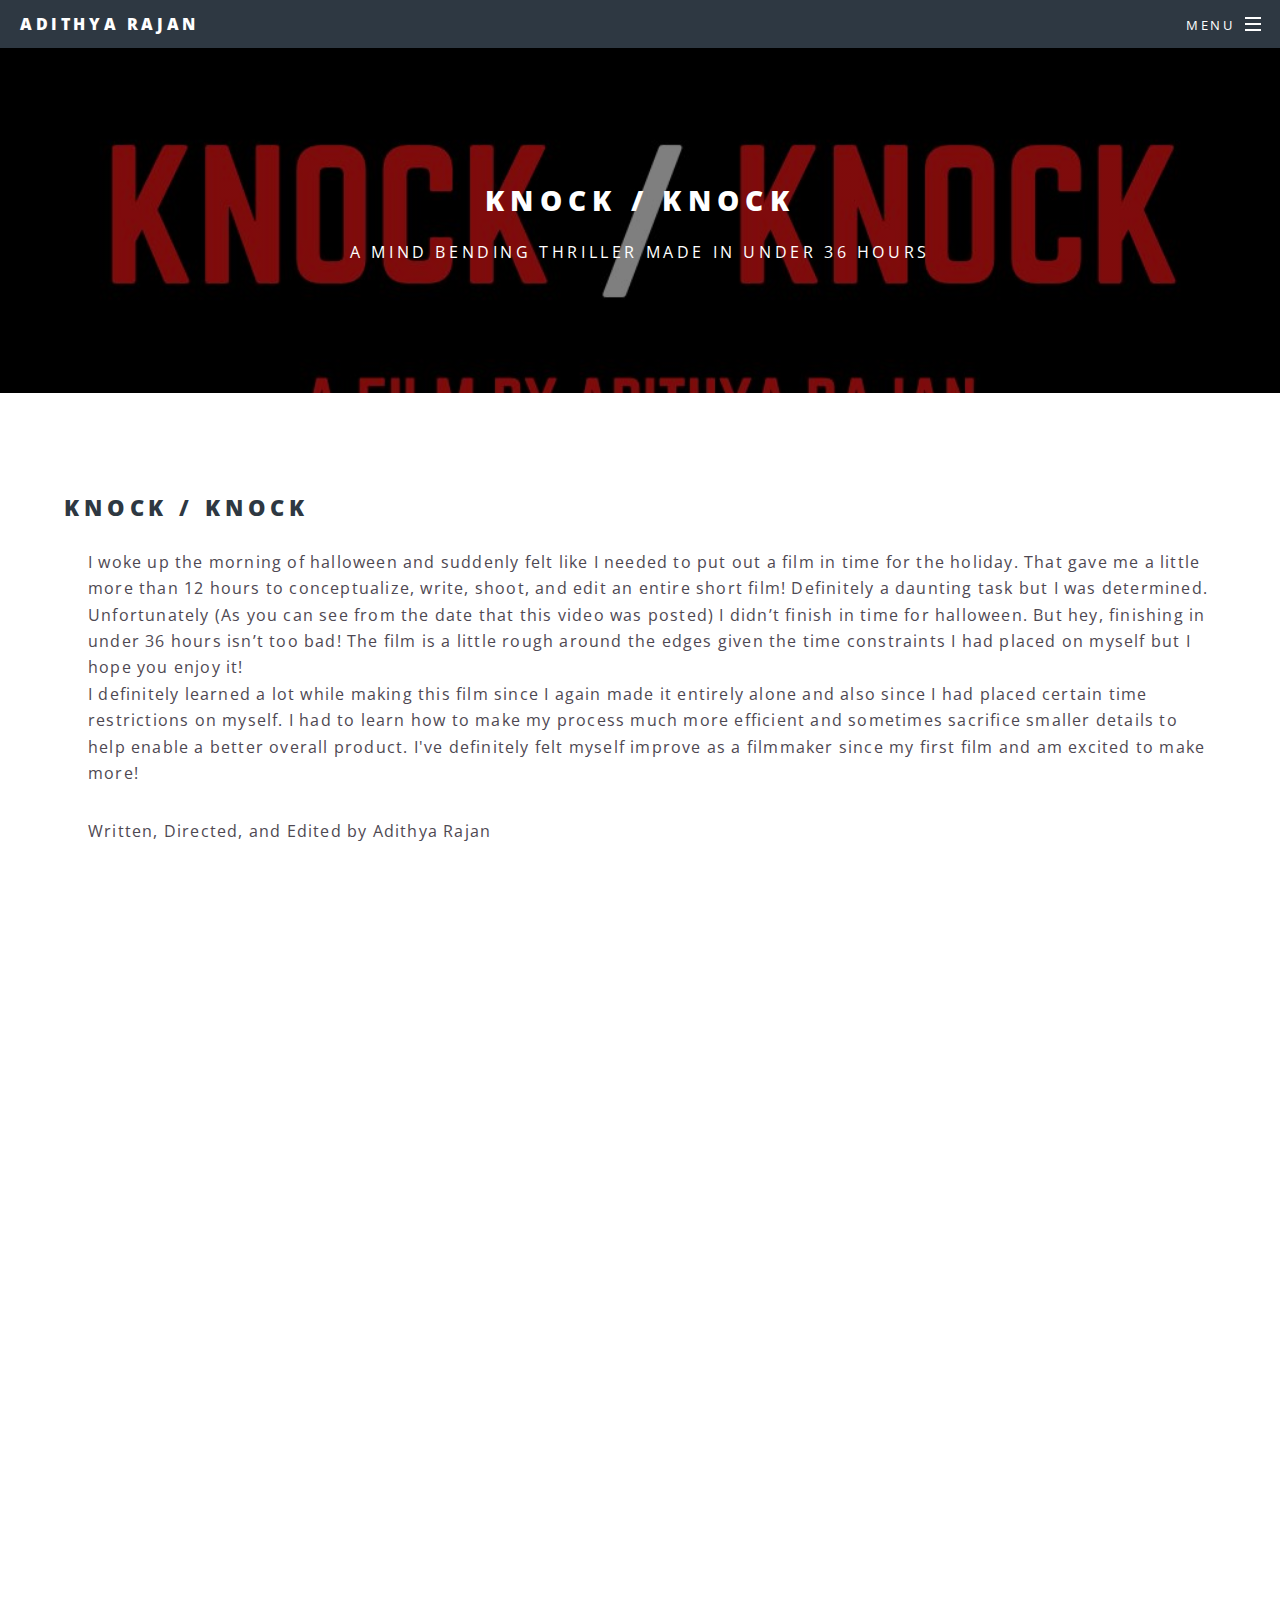
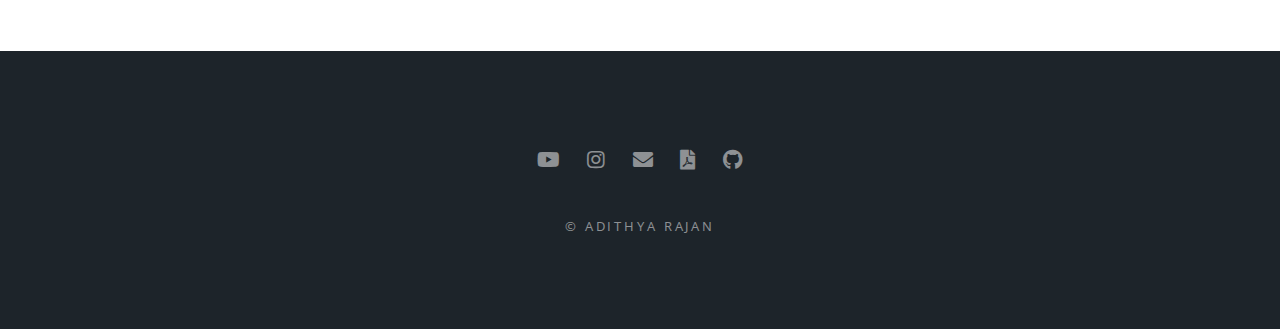
<file: knock.html>
<!DOCTYPE HTML>
<!--
	Spectral by HTML5 UP
	html5up.net | @ajlkn
	Free for personal and commercial use under the CCA 3.0 license (html5up.net/license)
-->
<html>
	<head>
		<title>Knock / Knock</title>
		<meta charset="utf-8" />
		<meta name="viewport" content="width=device-width, initial-scale=1, user-scalable=no" />
		<link rel="stylesheet" href="assets/css/knock.css" />
		<noscript><link rel="stylesheet" href="assets/css/noscript.css" /></noscript>
	</head>
	<body class="is-preload">

		<!-- Page Wrapper -->
			<div id="page-wrapper">

				<!-- Header -->
				<header id="header">
					<h1><a href="index.html">Adithya Rajan</a></h1>
					<nav id="nav">
						<ul>
							<li class="special">
								<a href="#menu" class="menuToggle"><span>Menu</span></a>
								<div id="menu">
									<ul>
										<li><a href="index.html">Home</a></li>
                    <li><a href="film.html">Film</a></li>
                    <li><a href="engineering.html">Engineering</a></li>
										<li><a href="photography.html">Photography</a></li>
                    <li><a href="music.html">Music</a></li>
									</ul>
								</div>
							</li>
						</ul>
					</nav>
				</header>


				<!-- Main -->
					<article id="main">
						<header>
							<h2>Knock / Knock</h2>
							<p>A Mind Bending Thriller Made In Under 36 Hours</p>
						</header>
						<section class="wrapper style5">
							<div class="inner">

								<h2>Knock / Knock</h2>
									<ul style="list-style-type:none;">
										<li>I woke up the morning of halloween and suddenly felt like I needed to put out a film in time for the holiday. That gave me a 
											little more than 12 hours to conceptualize, write, shoot, and edit an entire short film! Definitely a daunting task but 
											I was determined. Unfortunately (As you can see from the date that this video was posted) I didn’t finish in time for halloween. 
											But hey, finishing in under 36 hours isn’t too bad! The film is a little rough around the edges given the time constraints I had 
											placed on myself but I hope you enjoy it!</li>
										<li></li>
										<li>I definitely learned a lot while making this film since I again made it entirely alone and also since I had placed certain time restrictions 
											on myself. I had to learn how to make my process much more efficient and sometimes sacrifice smaller details to help enable a better overall 
											product. I've definitely felt myself improve as a filmmaker since my first film and am excited to make more!</li>
										<p></p>
										<li>Written, Directed, and Edited by Adithya Rajan</li>
									</ul>

									<div class="video-responsive">
										<iframe width="560" height="315" src="https://www.youtube.com/embed/9_LHhUcnUhE" frameborder="0" 
											allow="accelerometer; autoplay; encrypted-media; gyroscope; picture-in-picture" allowfullscreen></iframe>
									</div>
								<p></p>															
							</div>
						</section>
					</article>

				<!-- Footer -->
					<footer id="footer" class="wrapper style2">
						<ul class="icons">
							<li><a href="https://www.youtube.com/c/AdithyaRajan24" class="icon brands fa-youtube"><span class="label">YouTube</span></a></li>
							<li><a href="https://www.instagram.com/adirajan/" class="icon brands fa-instagram"><span class="label">Instagram</span></a></li>
							<li><a href="mailto:adithyarajan24@gmail.com" class="icon solid fa-envelope"><span class="label">Email</span></a></li>
							<li><a href="files/adithya_rajan_resume.pdf" class="icon solid fa-file-pdf"><span class="label">Resume</span></a></li>
							<li><a href="https://github.com/arajan24" class="icon brands fa-github"><span class="label">GitHub</span></a></li>
						</ul>
						<ul class="copyright">
							<li>&copy; Adithya Rajan</li>
						</ul>
					</footer>
			</div>

		<!-- Scripts -->
			<script src="assets/js/jquery.min.js"></script>
			<script src="assets/js/jquery.scrollex.min.js"></script>
			<script src="assets/js/jquery.scrolly.min.js"></script>
			<script src="assets/js/browser.min.js"></script>
			<script src="assets/js/breakpoints.min.js"></script>
			<script src="assets/js/util.js"></script>
			<script src="assets/js/main.js"></script>

	</body>
</html>
</file>
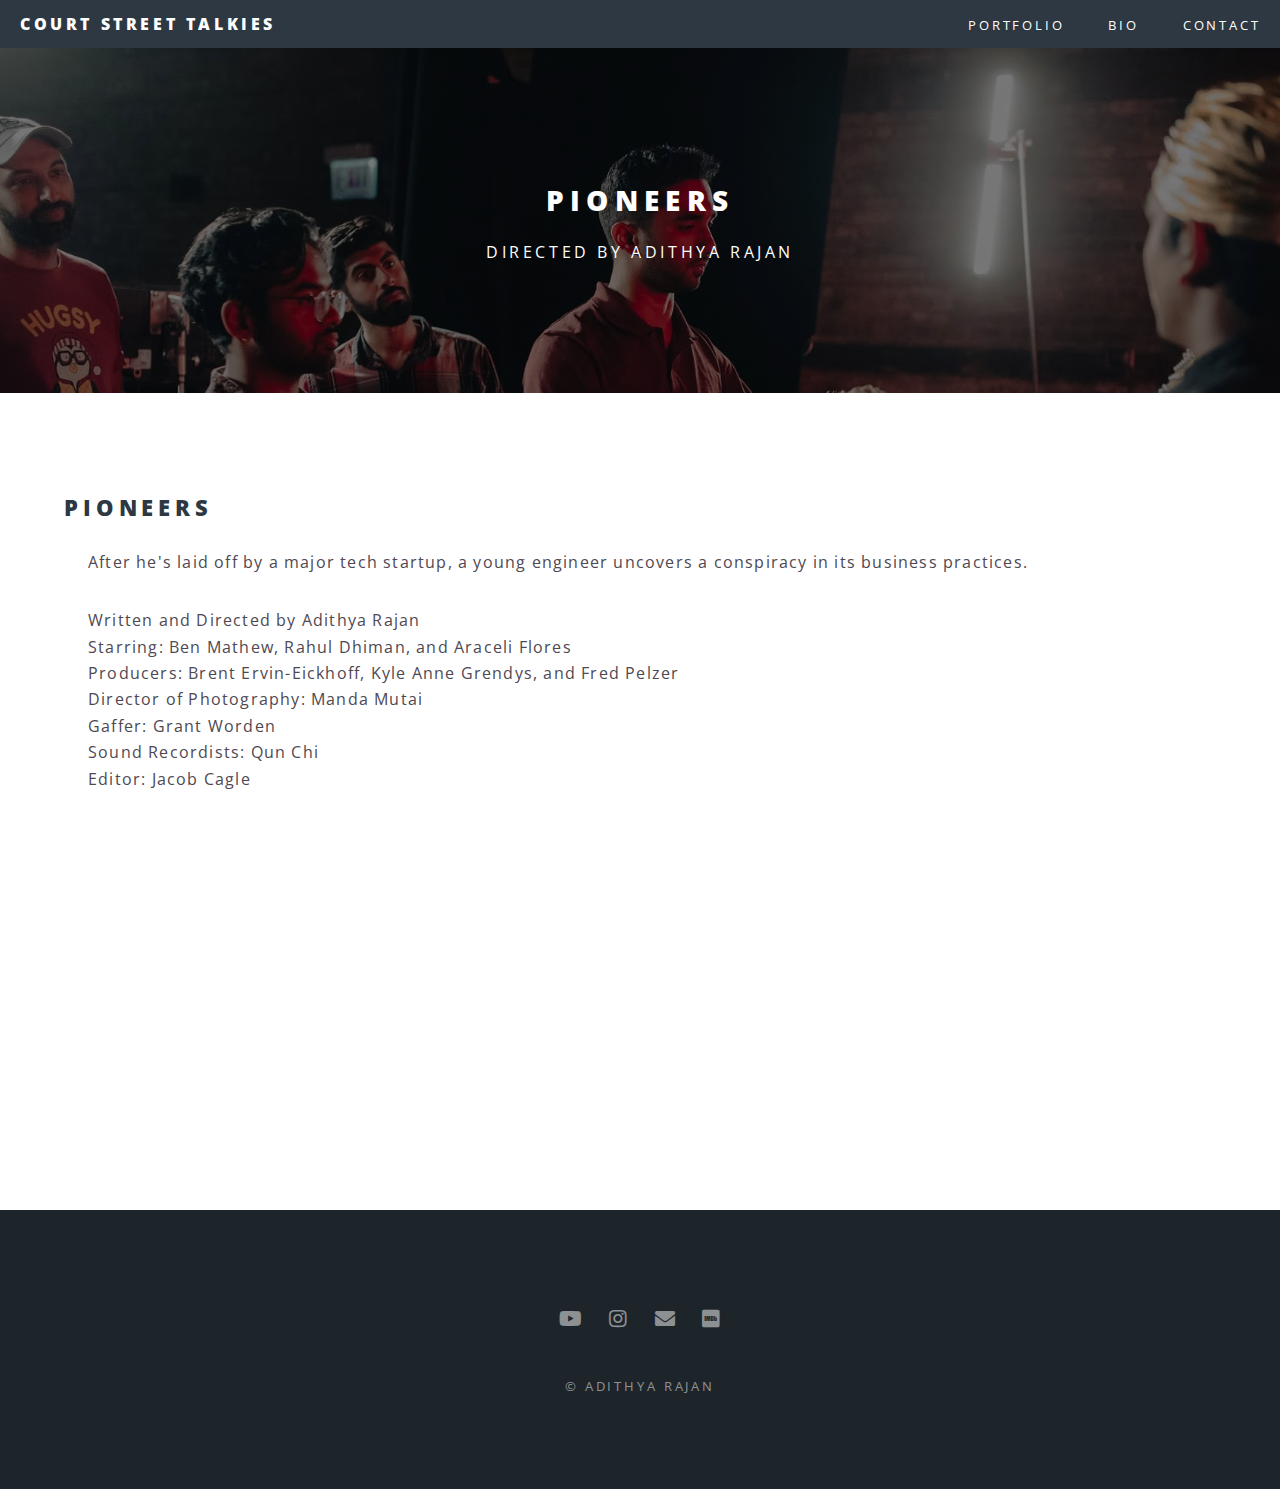
<file: pioneers.html>
<!DOCTYPE HTML>
<!--
	Spectral by HTML5 UP
	html5up.net | @ajlkn
	Free for personal and commercial use under the CCA 3.0 license (html5up.net/license)
-->
<html>
	<head>
		<title>Pioneers - Adithya Rajan</title>
		<meta charset="utf-8" />
		<meta name="viewport" content="width=device-width, initial-scale=1, user-scalable=no" />
		<link rel="stylesheet" href="assets/css/main.css" />
		<noscript><link rel="stylesheet" href="assets/css/noscript.css" /></noscript>
	</head>
	<body class="is-preload page-pioneers">

		<!-- Page Wrapper -->
			<div id="page-wrapper">

				<!-- Header -->
				<header id="header">
					<h1><a href="index.html">Court Street Talkies</a></h1>
					<nav id="nav">
						<ul>
							<li><a href="film.html">Portfolio</a></li>
							<li><a href="bio.html">Bio</a></li>
							<li><a href="contact.html">Contact</a></li>
						</ul>
					</nav>
				</header>

				<!-- Main -->
					<article id="main">
						<header>
							<h2>Pioneers</h2>
							<p>Directed by Adithya Rajan</p>
						</header>
						<section class="wrapper style5">
							<div class="inner">

								<h2>Pioneers</h2>
									<ul style="list-style-type:none;">
										<li>After he's laid off by a major tech startup, a young engineer uncovers a conspiracy in its business practices.</li>
										<p></p>
										<li>Written and Directed by Adithya Rajan</li>
										<li>Starring: Ben Mathew, Rahul Dhiman, and Araceli Flores</li>
										<li>Producers: Brent Ervin-Eickhoff, Kyle Anne Grendys, and Fred Pelzer</li>
										<li>Director of Photography: Manda Mutai</li>
										<li>Gaffer: Grant Worden</li>
										<li>Sound Recordists: Qun Chi</li>
										<li>Editor: Jacob Cagle</li>
									</ul>

								<div class="video-responsive">
									<iframe width="560" height="315" src="https://www.youtube.com/embed/JMhy2A6mygA" title="YouTube video player" frameborder="0" allow="accelerometer; autoplay; clipboard-write; encrypted-media; gyroscope; picture-in-picture; web-share" allowfullscreen></iframe>
								</div>

							</div>
						</section>
					</article>

				<!-- Footer -->
					<footer id="footer" class="wrapper style2">
						<ul class="icons">
							<li><a href="https://www.youtube.com/c/AdithyaRajan24" class="icon brands fa-youtube"><span class="label">YouTube</span></a></li>
							<li><a href="https://www.instagram.com/adirajan/" class="icon brands fa-instagram"><span class="label">Instagram</span></a></li>
							<li><a href="mailto:mgmt@courtstreettalkies.com" class="icon solid fa-envelope"><span class="label">Email</span></a></li>
							<li><a href="https://www.imdb.com/name/nm14872315/" class="icon brands fa-imdb"><span class="label">IMDB</span></a></li>
						</ul>
						<ul class="copyright">
							<li>&copy; Adithya Rajan</li>
						</ul>
					</footer>

			</div>

		<!-- Scripts -->
			<script src="assets/js/jquery.min.js"></script>
			<script src="assets/js/jquery.scrollex.min.js"></script>
			<script src="assets/js/jquery.scrolly.min.js"></script>
			<script src="assets/js/browser.min.js"></script>
			<script src="assets/js/breakpoints.min.js"></script>
			<script src="assets/js/util.js"></script>
			<script src="assets/js/main.js"></script>

	</body>
</html>
</file>
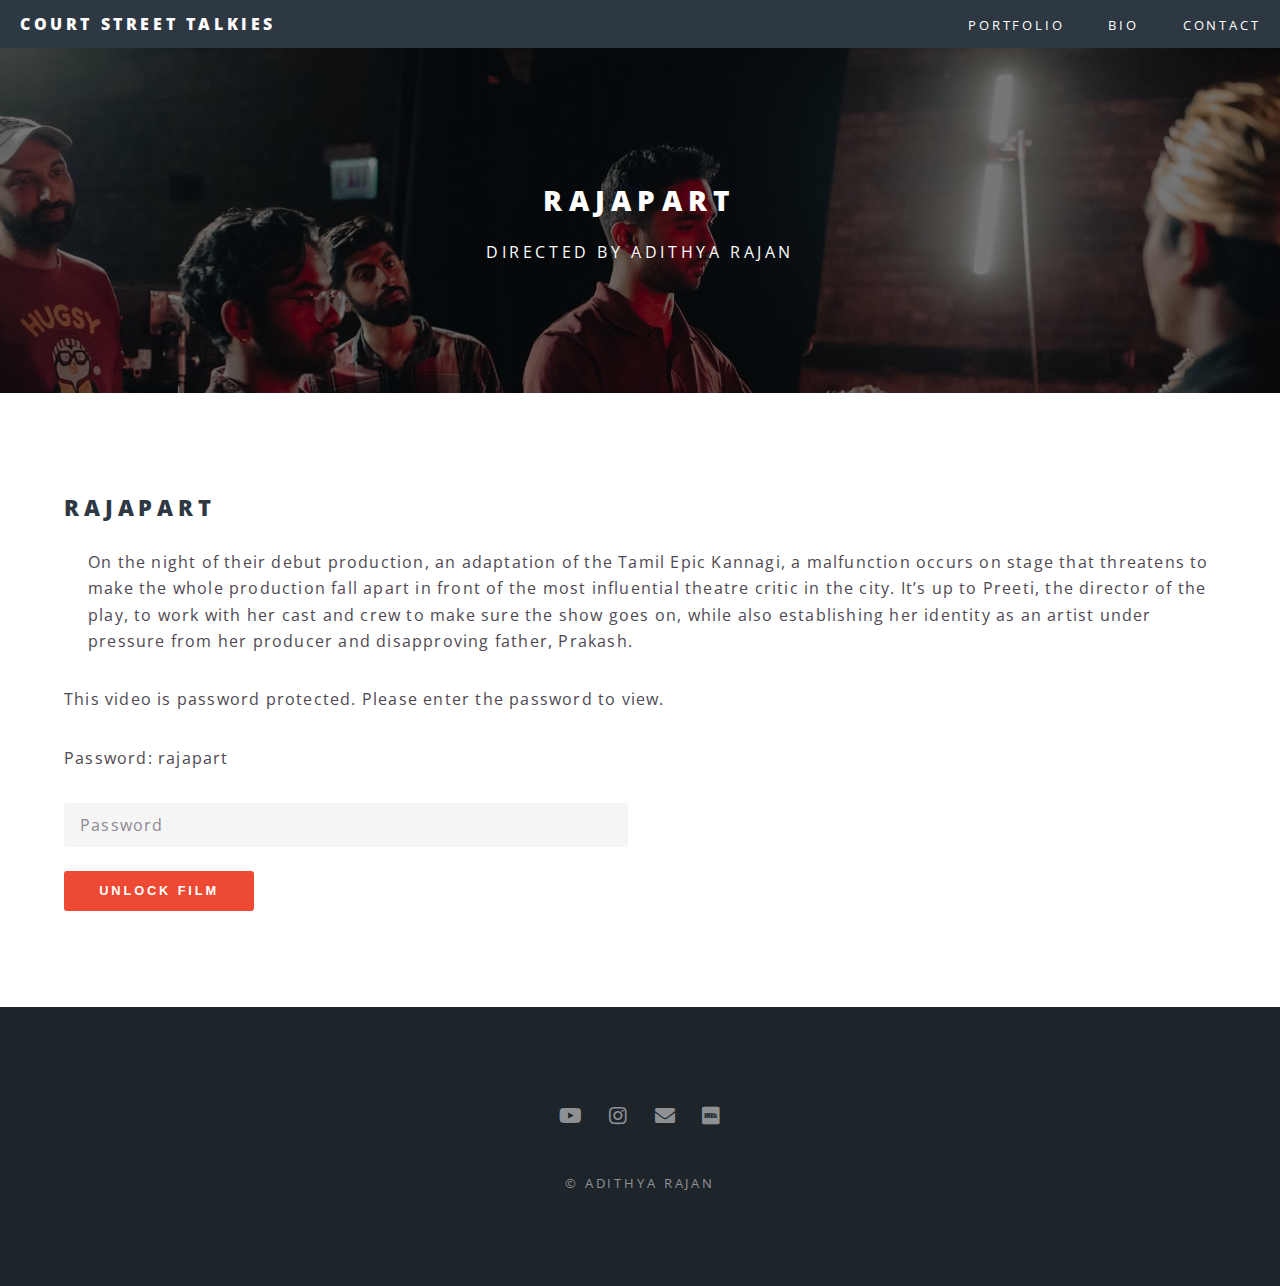
<file: rajapart.html>
<!DOCTYPE HTML>
<!--
	Spectral by HTML5 UP
	html5up.net | @ajlkn
	Free for personal and commercial use under the CCA 3.0 license (html5up.net/license)
-->
<html>
	<head>
		<title>Rajapart - Adithya Rajan</title>
		<meta charset="utf-8" />
		<meta name="viewport" content="width=device-width, initial-scale=1, user-scalable=no" />
		<link rel="stylesheet" href="assets/css/main.css" />
		<noscript><link rel="stylesheet" href="assets/css/noscript.css" /></noscript>
	</head>
	<body class="is-preload page-rajapart">

		<!-- Page Wrapper -->
			<div id="page-wrapper">

				<!-- Header -->
				<header id="header">
					<h1><a href="index.html">Court Street Talkies</a></h1>
					<nav id="nav">
						<ul>
							<li><a href="film.html">Portfolio</a></li>
							<li><a href="bio.html">Bio</a></li>
							<li><a href="contact.html">Contact</a></li>
						</ul>
					</nav>
				</header>

				<!-- Main -->
					<article id="main">
						<header>
							<h2>Rajapart</h2>
							<p>Directed by Adithya Rajan</p>
						</header>
						<section class="wrapper style5">
							<div class="inner">

								<h2>Rajapart</h2>
									<ul style="list-style-type:none;">
										<li>On the night of their debut production, an adaptation of the Tamil Epic Kannagi, 
                                            a malfunction occurs on stage that threatens to make the whole production fall 
                                            apart in front of the most influential theatre critic in the city. It’s up to Preeti, 
                                            the director of the play, to work with her cast and crew to make sure the show goes on, 
                                            while also establishing her identity as an artist under pressure from her producer and disapproving 
                                            father, Prakash.</li>
									</ul>

								<div id="password-wrapper">
									<p>This video is password protected. Please enter the password to view.</p>
                                    <p>Password: rajapart</p>

									<form id="password-form">
										<div class="row gtr-uniform">
											<div class="col-6 col-12-xsmall">
												<input type="password" id="video-pwd" placeholder="Password" />
											</div>
											<div class="col-12">
												<ul class="actions">
													<li><button type="submit" id="unlock-btn" class="button primary small">Unlock Film</button></li>
												</ul>
											</div>
										</div>
									</form>
									<p id="pwd-error" style="color: #ed4933; display: none; margin-top: 1em;">Incorrect password. Please try again.</p>
								</div>

								<div id="video-wrapper" style="display: none;">
									<div class="video-responsive">
										<iframe width="560" height="315" src="https://www.youtube.com/embed/zp1Y4KqbWCU" title="YouTube video player" frameborder="0" allow="accelerometer; autoplay; clipboard-write; encrypted-media; gyroscope; picture-in-picture; web-share" allowfullscreen></iframe>
									</div>
								</div>

							</div>
						</section>
					</article>

				<!-- Footer -->
					<footer id="footer" class="wrapper style2">
						<ul class="icons">
							<li><a href="https://www.youtube.com/c/AdithyaRajan24" class="icon brands fa-youtube"><span class="label">YouTube</span></a></li>
							<li><a href="https://www.instagram.com/adirajan/" class="icon brands fa-instagram"><span class="label">Instagram</span></a></li>
							<li><a href="mailto:mgmt@courtstreettalkies.com" class="icon solid fa-envelope"><span class="label">Email</span></a></li>
							<li><a href="https://www.imdb.com/name/nm14872315/" class="icon brands fa-imdb"><span class="label">IMDB</span></a></li>
						</ul>
						<ul class="copyright">
							<li>&copy; Adithya Rajan</li>
						</ul>
					</footer>

			</div>

		<!-- Scripts -->
			<script src="assets/js/jquery.min.js"></script>
			<script src="assets/js/jquery.scrollex.min.js"></script>
			<script src="assets/js/jquery.scrolly.min.js"></script>
			<script src="assets/js/browser.min.js"></script>
			<script src="assets/js/breakpoints.min.js"></script>
			<script src="assets/js/util.js"></script>
			<script src="assets/js/main.js"></script>

		<!-- Unlock Script -->
			<script>
				$(document).ready(function() {
					$('#password-form').on('submit', function(e) {
						e.preventDefault();
						if ($('#video-pwd').val() === 'rajapart') {
							$('#password-wrapper').hide();
							$('#video-wrapper').show();
						} else {
							$('#pwd-error').show();
						}
					});
				});
			</script>

	</body>
</html>
</file>
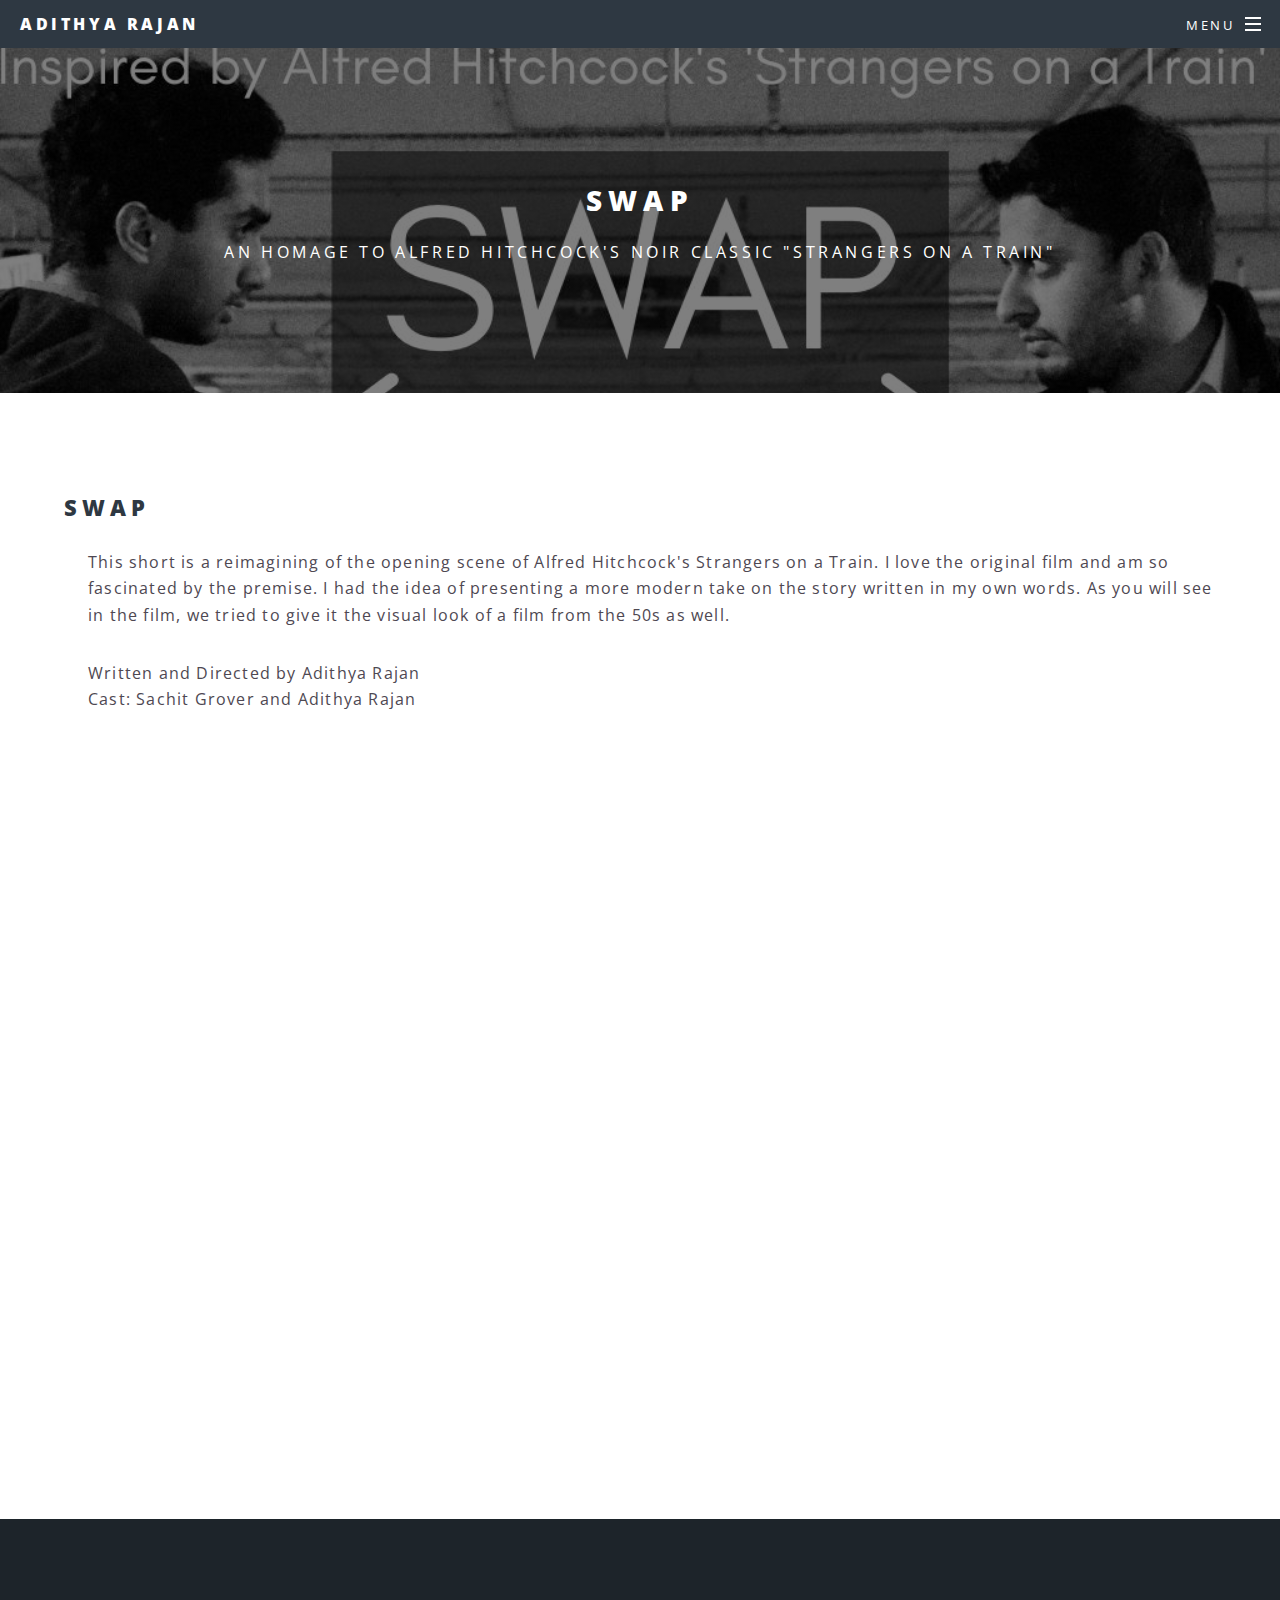
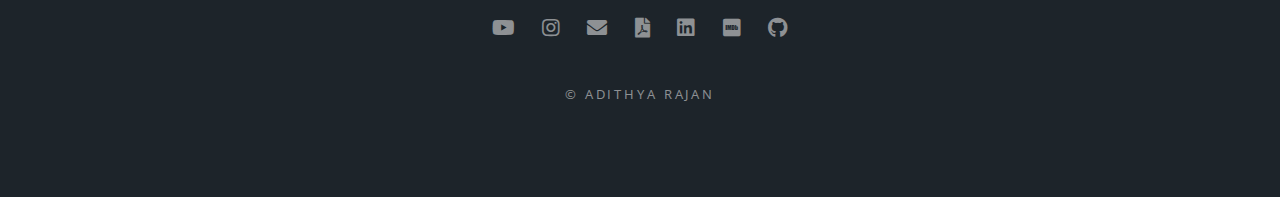
<file: swap.html>
<!DOCTYPE HTML>
<!--
	Spectral by HTML5 UP
	html5up.net | @ajlkn
	Free for personal and commercial use under the CCA 3.0 license (html5up.net/license)
-->
<html>
	<head>
		<title>Swap</title>
		<meta charset="utf-8" />
		<meta name="viewport" content="width=device-width, initial-scale=1, user-scalable=no" />
		<link rel="stylesheet" href="assets/css/swap.css" />
		<noscript><link rel="stylesheet" href="assets/css/noscript.css" /></noscript>
	</head>
	<body class="is-preload">

		<!-- Page Wrapper -->
			<div id="page-wrapper">

				<!-- Header -->
				<header id="header">
					<h1><a href="index.html">Adithya Rajan</a></h1>
					<nav id="nav">
						<ul>
							<li class="special">
								<a href="#menu" class="menuToggle"><span>Menu</span></a>
								<div id="menu">
									<ul>
										<li><a href="index.html">Home</a></li>
                    <li><a href="film.html">Film</a></li>
                    <li><a href="engineering.html">Engineering</a></li>
									</ul>
								</div>
							</li>
						</ul>
					</nav>
				</header>


				<!-- Main -->
					<article id="main">
						<header>
							<h2>Swap</h2>
							<p>An homage to Alfred Hitchcock's noir classic "Strangers on a Train"</p>
						</header>
						<section class="wrapper style5">
							<div class="inner">

								<h2>Swap</h2>
									<ul style="list-style-type:none;">
										<li>This short is a reimagining of the opening scene of Alfred Hitchcock's Strangers on a Train. 
                      I love the original film and am so fascinated by the premise. I had the idea of presenting a 
                      more modern take on the story written in my own words. As you will see in the film, we tried 
                      to give it the visual look of a film from the 50s as well.</li>
										<p></p>
										<li>Written and Directed by Adithya Rajan</li>
										<li>Cast: Sachit Grover and Adithya Rajan</li>
									</ul>

									<div class="video-responsive">
										<iframe width="560" height="315" src="https://www.youtube.com/embed/WVBPpB6IheA" title="YouTube video player" frameborder="0"
											allow="accelerometer; autoplay; clipboard-write; encrypted-media; gyroscope; picture-in-picture" allowfullscreen></iframe>
									</div>
								<p></p>															
							</div>
						</section>
					</article>

				<!-- Footer -->
					<footer id="footer" class="wrapper style2">
						<ul class="icons">
							<li><a href="https://www.youtube.com/c/AdithyaRajan24" class="icon brands fa-youtube"><span class="label">YouTube</span></a></li>
							<li><a href="https://www.instagram.com/adirajan/" class="icon brands fa-instagram"><span class="label">Instagram</span></a></li>
							<li><a href="mailto:adithyarajan24@gmail.com" class="icon solid fa-envelope"><span class="label">Email</span></a></li>
							<li><a href="files/adithya_rajan_resume.pdf" class="icon solid fa-file-pdf"><span class="label">Resume</span></a></li>
							<li><a href="https://www.linkedin.com/in/adithyarajan24/" class="icon brands fa-linkedin"><span class="label">LinkedIn</span></a></li>
							<li><a href="https://www.imdb.com/name/nm14872315/" class="icon brands fa-imdb"><span class="label">IMDB</span></a></li>
							<li><a href="https://github.com/arajan24" class="icon brands fa-github"><span class="label">GitHub</span></a></li>
						</ul>
						<ul class="copyright">
							<li>&copy; Adithya Rajan</li>
						</ul>
					</footer>
			</div>

		<!-- Scripts -->
			<script src="assets/js/jquery.min.js"></script>
			<script src="assets/js/jquery.scrollex.min.js"></script>
			<script src="assets/js/jquery.scrolly.min.js"></script>
			<script src="assets/js/browser.min.js"></script>
			<script src="assets/js/breakpoints.min.js"></script>
			<script src="assets/js/util.js"></script>
			<script src="assets/js/main.js"></script>

	</body>
</html>
</file>
<file: assets/css/noscript.css>
/*
	Spectral by HTML5 UP
	html5up.net | @ajlkn
	Free for personal and commercial use under the CCA 3.0 license (html5up.net/license)
*/

/* Banner */

	body.is-preload #banner h2 {
		-moz-transform: none;
		-webkit-transform: none;
		-ms-transform: none;
		transform: none;
		opacity: 1;
	}

		body.is-preload #banner h2:before, body.is-preload #banner h2:after {
			width: 100%;
		}

	body.is-preload #banner .more {
		-moz-transform: none;
		-webkit-transform: none;
		-ms-transform: none;
		transform: none;
		opacity: 1;
	}

	body.is-preload #banner:after {
		opacity: 0;
	}
</file>
<file: assets/css/arranged.css>
@import url(fontawesome-all.min.css);
@import url("https://fonts.googleapis.com/css?family=Open+Sans:400,400italic,600,600italic,800,800italic");

/*
	Spectral by HTML5 UP
	html5up.net | @ajlkn
	Free for personal and commercial use under the CCA 3.0 license (html5up.net/license)
*/

html, body, div, span, applet, object,
iframe, h1, h2, h3, h4, h5, h6, p, blockquote,
pre, a, abbr, acronym, address, big, cite,
code, del, dfn, em, img, ins, kbd, q, s, samp,
small, strike, strong, sub, sup, tt, var, b,
u, i, center, dl, dt, dd, ol, ul, li, fieldset,
form, label, legend, table, caption, tbody,
tfoot, thead, tr, th, td, article, aside,
canvas, details, embed, figure, figcaption,
footer, header, hgroup, menu, nav, output, ruby,
section, summary, time, mark, audio, video {
	margin: 0;
	padding: 0;
	border: 0;
	font-size: 100%;
	font: inherit;
	vertical-align: baseline;}

article, aside, details, figcaption, figure,
footer, header, hgroup, menu, nav, section {
	display: block;}

.video-responsive{
	position:relative;
	padding-bottom:56.25%;
	padding-top:30px;
	height:0;
	overflow:hidden;
}
.video-responsive iframe{
	left:0;
	top:0;
	height:100%;
	width:100%;
	position:absolute;
}

.podcast-responsive{
	overflow:hidden;
	padding-bottom:15%;
	position:relative;
	height:0;
}
.podcast-responsive iframe{
	left:0;
	top:0;
	height:100%;
	width:100%;
	position:absolute;
}

ul.icons {
	text-align: center;
}

body {
	line-height: 1;
}

ol, ul {
	list-style: none;
}

blockquote, q {
	quotes: none;
}

	blockquote:before, blockquote:after, q:before, q:after {
		content: '';
		content: none;
	}

table {
	border-collapse: collapse;
	border-spacing: 0;
}

body {
	-webkit-text-size-adjust: none;
}

mark {
	background-color: transparent;
	color: inherit;
}

input::-moz-focus-inner {
	border: 0;
	padding: 0;
}

input, select, textarea {
	-moz-appearance: none;
	-webkit-appearance: none;
	-ms-appearance: none;
	appearance: none;
}

/* Basic */

	@-ms-viewport {
		width: device-width;
	}

	html {
		box-sizing: border-box;
	}

	*, *:before, *:after {
		box-sizing: inherit;
	}

	body {
		background: #2e3842;
	}

		body.is-preload *, body.is-preload *:before, body.is-preload *:after {
			-moz-animation: none !important;
			-webkit-animation: none !important;
			-ms-animation: none !important;
			animation: none !important;
			-moz-transition: none !important;
			-webkit-transition: none !important;
			-ms-transition: none !important;
			transition: none !important;
		}

	body, input, select, textarea {
		color: #fff;
		font-family: "Open Sans", Helvetica, sans-serif;
		font-size: 15pt;
		font-weight: 400;
		letter-spacing: 0.075em;
		line-height: 1.65em;
	}

		@media screen and (max-width: 1680px) {

			body, input, select, textarea {
				font-size: 13pt;
			}

		}

		@media screen and (max-width: 1280px) {

			body, input, select, textarea {
				font-size: 12pt;
			}

		}

		@media screen and (max-width: 736px) {

			body, input, select, textarea {
				font-size: 11pt;
				letter-spacing: 0.0375em;
			}

		}

	a {
		-moz-transition: color 0.2s ease, border-bottom-color 0.2s ease;
		-webkit-transition: color 0.2s ease, border-bottom-color 0.2s ease;
		-ms-transition: color 0.2s ease, border-bottom-color 0.2s ease;
		transition: color 0.2s ease, border-bottom-color 0.2s ease;
		border-bottom: dotted 1px;
		color: inherit;
		text-decoration: none;
	}

		a:hover {
			border-bottom-color: transparent;
		}

	strong, b {
		color: #fff;
		font-weight: 600;
	}

	em, i {
		font-style: italic;
	}

	p {
		margin: 0 0 2em 0;
	}

	h1, h2, h3, h4, h5, h6 {
		color: #fff;
		font-weight: 800;
		letter-spacing: 0.225em;
		line-height: 1em;
		margin: 0 0 1em 0;
		text-transform: uppercase;
	}

		h1 a, h2 a, h3 a, h4 a, h5 a, h6 a {
			color: inherit;
			text-decoration: none;
		}

	h2 {
		font-size: 1.35em;
		line-height: 1.75em;
	}

		@media screen and (max-width: 736px) {

			h2 {
				font-size: 1.1em;
				line-height: 1.65em;
			}

		}

	h3 {
		font-size: 1.15em;
		line-height: 1.75em;
	}

		@media screen and (max-width: 736px) {

			h3 {
				font-size: 1em;
				line-height: 1.65em;
			}

		}

	h4 {
		font-size: 1em;
		line-height: 1.5em;
	}

	h5 {
		font-size: 0.8em;
		line-height: 1.5em;
	}

	h6 {
		font-size: 0.7em;
		line-height: 1.5em;
	}

	sub {
		font-size: 0.8em;
		position: relative;
		top: 0.5em;
	}

	sup {
		font-size: 0.8em;
		position: relative;
		top: -0.5em;
	}

	hr {
		border: 0;
		border-bottom: solid 2px #fff;
		margin: 3em 0;
	}

		hr.major {
			margin: 4.5em 0;
		}

	blockquote {
		border-left: solid 4px #fff;
		font-style: italic;
		margin: 0 0 2em 0;
		padding: 0.5em 0 0.5em 2em;
	}

	code {
		background: rgba(144, 144, 144, 0.25);
		border-radius: 3px;
		font-family: "Courier New", monospace;
		font-size: 0.9em;
		letter-spacing: 0;
		margin: 0 0.25em;
		padding: 0.25em 0.65em;
	}

	pre {
		-webkit-overflow-scrolling: touch;
		font-family: "Courier New", monospace;
		font-size: 0.9em;
		margin: 0 0 2em 0;
	}

		pre code {
			display: block;
			line-height: 1.75em;
			padding: 1em 1.5em;
			overflow-x: auto;
		}

	.align-left {
		text-align: left;
	}

	.align-center {
		text-align: center;
	}

	.align-right {
		text-align: right;
	}

/* Row */

	.row {
		display: flex;
		flex-wrap: wrap;
		box-sizing: border-box;
		align-items: stretch;
	}

		.row > * {
			box-sizing: border-box;
		}

		.row.gtr-uniform > * > :last-child {
			margin-bottom: 0;
		}

		.row.aln-left {
			justify-content: flex-start;
		}

		.row.aln-center {
			justify-content: center;
		}

		.row.aln-right {
			justify-content: flex-end;
		}

		.row.aln-top {
			align-items: flex-start;
		}

		.row.aln-middle {
			align-items: center;
		}

		.row.aln-bottom {
			align-items: flex-end;
		}

		.row > .imp {
			order: -1;
		}

		.row > .col-1 {
			width: 8.33333%;
		}

		.row > .off-1 {
			margin-left: 8.33333%;
		}

		.row > .col-2 {
			width: 16.66667%;
		}

		.row > .off-2 {
			margin-left: 16.66667%;
		}

		.row > .col-3 {
			width: 25%;
		}

		.row > .off-3 {
			margin-left: 25%;
		}

		.row > .col-4 {
			width: 33.33333%;
		}

		.row > .off-4 {
			margin-left: 33.33333%;
		}

		.row > .col-5 {
			width: 41.66667%;
		}

		.row > .off-5 {
			margin-left: 41.66667%;
		}

		.row > .col-6 {
			width: 50%;
		}

		.row > .off-6 {
			margin-left: 50%;
		}

		.row > .col-7 {
			width: 58.33333%;
		}

		.row > .off-7 {
			margin-left: 58.33333%;
		}

		.row > .col-8 {
			width: 66.66667%;
		}

		.row > .off-8 {
			margin-left: 66.66667%;
		}

		.row > .col-9 {
			width: 75%;
		}

		.row > .off-9 {
			margin-left: 75%;
		}

		.row > .col-10 {
			width: 83.33333%;
		}

		.row > .off-10 {
			margin-left: 83.33333%;
		}

		.row > .col-11 {
			width: 91.66667%;
		}

		.row > .off-11 {
			margin-left: 91.66667%;
		}

		.row > .col-12 {
			width: 100%;
		}

		.row > .off-12 {
			margin-left: 100%;
		}

		.row.gtr-0 {
			margin-top: 0;
			margin-left: 0em;
		}

			.row.gtr-0 > * {
				padding: 0 0 0 0em;
			}

			.row.gtr-0.gtr-uniform {
				margin-top: 0em;
			}

				.row.gtr-0.gtr-uniform > * {
					padding-top: 0em;
				}

		.row.gtr-25 {
			margin-top: 0;
			margin-left: -0.375em;
		}

			.row.gtr-25 > * {
				padding: 0 0 0 0.375em;
			}

			.row.gtr-25.gtr-uniform {
				margin-top: -0.375em;
			}

				.row.gtr-25.gtr-uniform > * {
					padding-top: 0.375em;
				}

		.row.gtr-50 {
			margin-top: 0;
			margin-left: -0.75em;
		}

			.row.gtr-50 > * {
				padding: 0 0 0 0.75em;
			}

			.row.gtr-50.gtr-uniform {
				margin-top: -0.75em;
			}

				.row.gtr-50.gtr-uniform > * {
					padding-top: 0.75em;
				}

		.row {
			margin-top: 0;
			margin-left: -1.5em;
		}

			.row > * {
				padding: 0 0 0 1.5em;
			}

			.row.gtr-uniform {
				margin-top: -1.5em;
			}

				.row.gtr-uniform > * {
					padding-top: 1.5em;
				}

		.row.gtr-150 {
			margin-top: 0;
			margin-left: -2.25em;
		}

			.row.gtr-150 > * {
				padding: 0 0 0 2.25em;
			}

			.row.gtr-150.gtr-uniform {
				margin-top: -2.25em;
			}

				.row.gtr-150.gtr-uniform > * {
					padding-top: 2.25em;
				}

		.row.gtr-200 {
			margin-top: 0;
			margin-left: -3em;
		}

			.row.gtr-200 > * {
				padding: 0 0 0 3em;
			}

			.row.gtr-200.gtr-uniform {
				margin-top: -3em;
			}

				.row.gtr-200.gtr-uniform > * {
					padding-top: 3em;
				}

		@media screen and (max-width: 1680px) {

			.row {
				display: flex;
				flex-wrap: wrap;
				box-sizing: border-box;
				align-items: stretch;
			}

				.row > * {
					box-sizing: border-box;
				}

				.row.gtr-uniform > * > :last-child {
					margin-bottom: 0;
				}

				.row.aln-left {
					justify-content: flex-start;
				}

				.row.aln-center {
					justify-content: center;
				}

				.row.aln-right {
					justify-content: flex-end;
				}

				.row.aln-top {
					align-items: flex-start;
				}

				.row.aln-middle {
					align-items: center;
				}

				.row.aln-bottom {
					align-items: flex-end;
				}

				.row > .imp-xlarge {
					order: -1;
				}

				.row > .col-1-xlarge {
					width: 8.33333%;
				}

				.row > .off-1-xlarge {
					margin-left: 8.33333%;
				}

				.row > .col-2-xlarge {
					width: 16.66667%;
				}

				.row > .off-2-xlarge {
					margin-left: 16.66667%;
				}

				.row > .col-3-xlarge {
					width: 25%;
				}

				.row > .off-3-xlarge {
					margin-left: 25%;
				}

				.row > .col-4-xlarge {
					width: 33.33333%;
				}

				.row > .off-4-xlarge {
					margin-left: 33.33333%;
				}

				.row > .col-5-xlarge {
					width: 41.66667%;
				}

				.row > .off-5-xlarge {
					margin-left: 41.66667%;
				}

				.row > .col-6-xlarge {
					width: 50%;
				}

				.row > .off-6-xlarge {
					margin-left: 50%;
				}

				.row > .col-7-xlarge {
					width: 58.33333%;
				}

				.row > .off-7-xlarge {
					margin-left: 58.33333%;
				}

				.row > .col-8-xlarge {
					width: 66.66667%;
				}

				.row > .off-8-xlarge {
					margin-left: 66.66667%;
				}

				.row > .col-9-xlarge {
					width: 75%;
				}

				.row > .off-9-xlarge {
					margin-left: 75%;
				}

				.row > .col-10-xlarge {
					width: 83.33333%;
				}

				.row > .off-10-xlarge {
					margin-left: 83.33333%;
				}

				.row > .col-11-xlarge {
					width: 91.66667%;
				}

				.row > .off-11-xlarge {
					margin-left: 91.66667%;
				}

				.row > .col-12-xlarge {
					width: 100%;
				}

				.row > .off-12-xlarge {
					margin-left: 100%;
				}

				.row.gtr-0 {
					margin-top: 0;
					margin-left: 0em;
				}

					.row.gtr-0 > * {
						padding: 0 0 0 0em;
					}

					.row.gtr-0.gtr-uniform {
						margin-top: 0em;
					}

						.row.gtr-0.gtr-uniform > * {
							padding-top: 0em;
						}

				.row.gtr-25 {
					margin-top: 0;
					margin-left: -0.375em;
				}

					.row.gtr-25 > * {
						padding: 0 0 0 0.375em;
					}

					.row.gtr-25.gtr-uniform {
						margin-top: -0.375em;
					}

						.row.gtr-25.gtr-uniform > * {
							padding-top: 0.375em;
						}

				.row.gtr-50 {
					margin-top: 0;
					margin-left: -0.75em;
				}

					.row.gtr-50 > * {
						padding: 0 0 0 0.75em;
					}

					.row.gtr-50.gtr-uniform {
						margin-top: -0.75em;
					}

						.row.gtr-50.gtr-uniform > * {
							padding-top: 0.75em;
						}

				.row {
					margin-top: 0;
					margin-left: -1.5em;
				}

					.row > * {
						padding: 0 0 0 1.5em;
					}

					.row.gtr-uniform {
						margin-top: -1.5em;
					}

						.row.gtr-uniform > * {
							padding-top: 1.5em;
						}

				.row.gtr-150 {
					margin-top: 0;
					margin-left: -2.25em;
				}

					.row.gtr-150 > * {
						padding: 0 0 0 2.25em;
					}

					.row.gtr-150.gtr-uniform {
						margin-top: -2.25em;
					}

						.row.gtr-150.gtr-uniform > * {
							padding-top: 2.25em;
						}

				.row.gtr-200 {
					margin-top: 0;
					margin-left: -3em;
				}

					.row.gtr-200 > * {
						padding: 0 0 0 3em;
					}

					.row.gtr-200.gtr-uniform {
						margin-top: -3em;
					}

						.row.gtr-200.gtr-uniform > * {
							padding-top: 3em;
						}

		}

		@media screen and (max-width: 1280px) {

			.row {
				display: flex;
				flex-wrap: wrap;
				box-sizing: border-box;
				align-items: stretch;
			}

				.row > * {
					box-sizing: border-box;
				}

				.row.gtr-uniform > * > :last-child {
					margin-bottom: 0;
				}

				.row.aln-left {
					justify-content: flex-start;
				}

				.row.aln-center {
					justify-content: center;
				}

				.row.aln-right {
					justify-content: flex-end;
				}

				.row.aln-top {
					align-items: flex-start;
				}

				.row.aln-middle {
					align-items: center;
				}

				.row.aln-bottom {
					align-items: flex-end;
				}

				.row > .imp-large {
					order: -1;
				}

				.row > .col-1-large {
					width: 8.33333%;
				}

				.row > .off-1-large {
					margin-left: 8.33333%;
				}

				.row > .col-2-large {
					width: 16.66667%;
				}

				.row > .off-2-large {
					margin-left: 16.66667%;
				}

				.row > .col-3-large {
					width: 25%;
				}

				.row > .off-3-large {
					margin-left: 25%;
				}

				.row > .col-4-large {
					width: 33.33333%;
				}

				.row > .off-4-large {
					margin-left: 33.33333%;
				}

				.row > .col-5-large {
					width: 41.66667%;
				}

				.row > .off-5-large {
					margin-left: 41.66667%;
				}

				.row > .col-6-large {
					width: 50%;
				}

				.row > .off-6-large {
					margin-left: 50%;
				}

				.row > .col-7-large {
					width: 58.33333%;
				}

				.row > .off-7-large {
					margin-left: 58.33333%;
				}

				.row > .col-8-large {
					width: 66.66667%;
				}

				.row > .off-8-large {
					margin-left: 66.66667%;
				}

				.row > .col-9-large {
					width: 75%;
				}

				.row > .off-9-large {
					margin-left: 75%;
				}

				.row > .col-10-large {
					width: 83.33333%;
				}

				.row > .off-10-large {
					margin-left: 83.33333%;
				}

				.row > .col-11-large {
					width: 91.66667%;
				}

				.row > .off-11-large {
					margin-left: 91.66667%;
				}

				.row > .col-12-large {
					width: 100%;
				}

				.row > .off-12-large {
					margin-left: 100%;
				}

				.row.gtr-0 {
					margin-top: 0;
					margin-left: 0em;
				}

					.row.gtr-0 > * {
						padding: 0 0 0 0em;
					}

					.row.gtr-0.gtr-uniform {
						margin-top: 0em;
					}

						.row.gtr-0.gtr-uniform > * {
							padding-top: 0em;
						}

				.row.gtr-25 {
					margin-top: 0;
					margin-left: -0.375em;
				}

					.row.gtr-25 > * {
						padding: 0 0 0 0.375em;
					}

					.row.gtr-25.gtr-uniform {
						margin-top: -0.375em;
					}

						.row.gtr-25.gtr-uniform > * {
							padding-top: 0.375em;
						}

				.row.gtr-50 {
					margin-top: 0;
					margin-left: -0.75em;
				}

					.row.gtr-50 > * {
						padding: 0 0 0 0.75em;
					}

					.row.gtr-50.gtr-uniform {
						margin-top: -0.75em;
					}

						.row.gtr-50.gtr-uniform > * {
							padding-top: 0.75em;
						}

				.row {
					margin-top: 0;
					margin-left: -1.5em;
				}

					.row > * {
						padding: 0 0 0 1.5em;
					}

					.row.gtr-uniform {
						margin-top: -1.5em;
					}

						.row.gtr-uniform > * {
							padding-top: 1.5em;
						}

				.row.gtr-150 {
					margin-top: 0;
					margin-left: -2.25em;
				}

					.row.gtr-150 > * {
						padding: 0 0 0 2.25em;
					}

					.row.gtr-150.gtr-uniform {
						margin-top: -2.25em;
					}

						.row.gtr-150.gtr-uniform > * {
							padding-top: 2.25em;
						}

				.row.gtr-200 {
					margin-top: 0;
					margin-left: -3em;
				}

					.row.gtr-200 > * {
						padding: 0 0 0 3em;
					}

					.row.gtr-200.gtr-uniform {
						margin-top: -3em;
					}

						.row.gtr-200.gtr-uniform > * {
							padding-top: 3em;
						}

		}

		@media screen and (max-width: 980px) {

			.row {
				display: flex;
				flex-wrap: wrap;
				box-sizing: border-box;
				align-items: stretch;
			}

				.row > * {
					box-sizing: border-box;
				}

				.row.gtr-uniform > * > :last-child {
					margin-bottom: 0;
				}

				.row.aln-left {
					justify-content: flex-start;
				}

				.row.aln-center {
					justify-content: center;
				}

				.row.aln-right {
					justify-content: flex-end;
				}

				.row.aln-top {
					align-items: flex-start;
				}

				.row.aln-middle {
					align-items: center;
				}

				.row.aln-bottom {
					align-items: flex-end;
				}

				.row > .imp-medium {
					order: -1;
				}

				.row > .col-1-medium {
					width: 8.33333%;
				}

				.row > .off-1-medium {
					margin-left: 8.33333%;
				}

				.row > .col-2-medium {
					width: 16.66667%;
				}

				.row > .off-2-medium {
					margin-left: 16.66667%;
				}

				.row > .col-3-medium {
					width: 25%;
				}

				.row > .off-3-medium {
					margin-left: 25%;
				}

				.row > .col-4-medium {
					width: 33.33333%;
				}

				.row > .off-4-medium {
					margin-left: 33.33333%;
				}

				.row > .col-5-medium {
					width: 41.66667%;
				}

				.row > .off-5-medium {
					margin-left: 41.66667%;
				}

				.row > .col-6-medium {
					width: 50%;
				}

				.row > .off-6-medium {
					margin-left: 50%;
				}

				.row > .col-7-medium {
					width: 58.33333%;
				}

				.row > .off-7-medium {
					margin-left: 58.33333%;
				}

				.row > .col-8-medium {
					width: 66.66667%;
				}

				.row > .off-8-medium {
					margin-left: 66.66667%;
				}

				.row > .col-9-medium {
					width: 75%;
				}

				.row > .off-9-medium {
					margin-left: 75%;
				}

				.row > .col-10-medium {
					width: 83.33333%;
				}

				.row > .off-10-medium {
					margin-left: 83.33333%;
				}

				.row > .col-11-medium {
					width: 91.66667%;
				}

				.row > .off-11-medium {
					margin-left: 91.66667%;
				}

				.row > .col-12-medium {
					width: 100%;
				}

				.row > .off-12-medium {
					margin-left: 100%;
				}

				.row.gtr-0 {
					margin-top: 0;
					margin-left: 0em;
				}

					.row.gtr-0 > * {
						padding: 0 0 0 0em;
					}

					.row.gtr-0.gtr-uniform {
						margin-top: 0em;
					}

						.row.gtr-0.gtr-uniform > * {
							padding-top: 0em;
						}

				.row.gtr-25 {
					margin-top: 0;
					margin-left: -0.375em;
				}

					.row.gtr-25 > * {
						padding: 0 0 0 0.375em;
					}

					.row.gtr-25.gtr-uniform {
						margin-top: -0.375em;
					}

						.row.gtr-25.gtr-uniform > * {
							padding-top: 0.375em;
						}

				.row.gtr-50 {
					margin-top: 0;
					margin-left: -0.75em;
				}

					.row.gtr-50 > * {
						padding: 0 0 0 0.75em;
					}

					.row.gtr-50.gtr-uniform {
						margin-top: -0.75em;
					}

						.row.gtr-50.gtr-uniform > * {
							padding-top: 0.75em;
						}

				.row {
					margin-top: 0;
					margin-left: -1.5em;
				}

					.row > * {
						padding: 0 0 0 1.5em;
					}

					.row.gtr-uniform {
						margin-top: -1.5em;
					}

						.row.gtr-uniform > * {
							padding-top: 1.5em;
						}

				.row.gtr-150 {
					margin-top: 0;
					margin-left: -2.25em;
				}

					.row.gtr-150 > * {
						padding: 0 0 0 2.25em;
					}

					.row.gtr-150.gtr-uniform {
						margin-top: -2.25em;
					}

						.row.gtr-150.gtr-uniform > * {
							padding-top: 2.25em;
						}

				.row.gtr-200 {
					margin-top: 0;
					margin-left: -3em;
				}

					.row.gtr-200 > * {
						padding: 0 0 0 3em;
					}

					.row.gtr-200.gtr-uniform {
						margin-top: -3em;
					}

						.row.gtr-200.gtr-uniform > * {
							padding-top: 3em;
						}

		}

		@media screen and (max-width: 736px) {

			.row {
				display: flex;
				flex-wrap: wrap;
				box-sizing: border-box;
				align-items: stretch;
			}

				.row > * {
					box-sizing: border-box;
				}

				.row.gtr-uniform > * > :last-child {
					margin-bottom: 0;
				}

				.row.aln-left {
					justify-content: flex-start;
				}

				.row.aln-center {
					justify-content: center;
				}

				.row.aln-right {
					justify-content: flex-end;
				}

				.row.aln-top {
					align-items: flex-start;
				}

				.row.aln-middle {
					align-items: center;
				}

				.row.aln-bottom {
					align-items: flex-end;
				}

				.row > .imp-small {
					order: -1;
				}

				.row > .col-1-small {
					width: 8.33333%;
				}

				.row > .off-1-small {
					margin-left: 8.33333%;
				}

				.row > .col-2-small {
					width: 16.66667%;
				}

				.row > .off-2-small {
					margin-left: 16.66667%;
				}

				.row > .col-3-small {
					width: 25%;
				}

				.row > .off-3-small {
					margin-left: 25%;
				}

				.row > .col-4-small {
					width: 33.33333%;
				}

				.row > .off-4-small {
					margin-left: 33.33333%;
				}

				.row > .col-5-small {
					width: 41.66667%;
				}

				.row > .off-5-small {
					margin-left: 41.66667%;
				}

				.row > .col-6-small {
					width: 50%;
				}

				.row > .off-6-small {
					margin-left: 50%;
				}

				.row > .col-7-small {
					width: 58.33333%;
				}

				.row > .off-7-small {
					margin-left: 58.33333%;
				}

				.row > .col-8-small {
					width: 66.66667%;
				}

				.row > .off-8-small {
					margin-left: 66.66667%;
				}

				.row > .col-9-small {
					width: 75%;
				}

				.row > .off-9-small {
					margin-left: 75%;
				}

				.row > .col-10-small {
					width: 83.33333%;
				}

				.row > .off-10-small {
					margin-left: 83.33333%;
				}

				.row > .col-11-small {
					width: 91.66667%;
				}

				.row > .off-11-small {
					margin-left: 91.66667%;
				}

				.row > .col-12-small {
					width: 100%;
				}

				.row > .off-12-small {
					margin-left: 100%;
				}

				.row.gtr-0 {
					margin-top: 0;
					margin-left: 0em;
				}

					.row.gtr-0 > * {
						padding: 0 0 0 0em;
					}

					.row.gtr-0.gtr-uniform {
						margin-top: 0em;
					}

						.row.gtr-0.gtr-uniform > * {
							padding-top: 0em;
						}

				.row.gtr-25 {
					margin-top: 0;
					margin-left: -0.375em;
				}

					.row.gtr-25 > * {
						padding: 0 0 0 0.375em;
					}

					.row.gtr-25.gtr-uniform {
						margin-top: -0.375em;
					}

						.row.gtr-25.gtr-uniform > * {
							padding-top: 0.375em;
						}

				.row.gtr-50 {
					margin-top: 0;
					margin-left: -0.75em;
				}

					.row.gtr-50 > * {
						padding: 0 0 0 0.75em;
					}

					.row.gtr-50.gtr-uniform {
						margin-top: -0.75em;
					}

						.row.gtr-50.gtr-uniform > * {
							padding-top: 0.75em;
						}

				.row {
					margin-top: 0;
					margin-left: -1.5em;
				}

					.row > * {
						padding: 0 0 0 1.5em;
					}

					.row.gtr-uniform {
						margin-top: -1.5em;
					}

						.row.gtr-uniform > * {
							padding-top: 1.5em;
						}

				.row.gtr-150 {
					margin-top: 0;
					margin-left: -2.25em;
				}

					.row.gtr-150 > * {
						padding: 0 0 0 2.25em;
					}

					.row.gtr-150.gtr-uniform {
						margin-top: -2.25em;
					}

						.row.gtr-150.gtr-uniform > * {
							padding-top: 2.25em;
						}

				.row.gtr-200 {
					margin-top: 0;
					margin-left: -3em;
				}

					.row.gtr-200 > * {
						padding: 0 0 0 3em;
					}

					.row.gtr-200.gtr-uniform {
						margin-top: -3em;
					}

						.row.gtr-200.gtr-uniform > * {
							padding-top: 3em;
						}

		}

		@media screen and (max-width: 480px) {

			.row {
				display: flex;
				flex-wrap: wrap;
				box-sizing: border-box;
				align-items: stretch;
			}

				.row > * {
					box-sizing: border-box;
				}

				.row.gtr-uniform > * > :last-child {
					margin-bottom: 0;
				}

				.row.aln-left {
					justify-content: flex-start;
				}

				.row.aln-center {
					justify-content: center;
				}

				.row.aln-right {
					justify-content: flex-end;
				}

				.row.aln-top {
					align-items: flex-start;
				}

				.row.aln-middle {
					align-items: center;
				}

				.row.aln-bottom {
					align-items: flex-end;
				}

				.row > .imp-xsmall {
					order: -1;
				}

				.row > .col-1-xsmall {
					width: 8.33333%;
				}

				.row > .off-1-xsmall {
					margin-left: 8.33333%;
				}

				.row > .col-2-xsmall {
					width: 16.66667%;
				}

				.row > .off-2-xsmall {
					margin-left: 16.66667%;
				}

				.row > .col-3-xsmall {
					width: 25%;
				}

				.row > .off-3-xsmall {
					margin-left: 25%;
				}

				.row > .col-4-xsmall {
					width: 33.33333%;
				}

				.row > .off-4-xsmall {
					margin-left: 33.33333%;
				}

				.row > .col-5-xsmall {
					width: 41.66667%;
				}

				.row > .off-5-xsmall {
					margin-left: 41.66667%;
				}

				.row > .col-6-xsmall {
					width: 50%;
				}

				.row > .off-6-xsmall {
					margin-left: 50%;
				}

				.row > .col-7-xsmall {
					width: 58.33333%;
				}

				.row > .off-7-xsmall {
					margin-left: 58.33333%;
				}

				.row > .col-8-xsmall {
					width: 66.66667%;
				}

				.row > .off-8-xsmall {
					margin-left: 66.66667%;
				}

				.row > .col-9-xsmall {
					width: 75%;
				}

				.row > .off-9-xsmall {
					margin-left: 75%;
				}

				.row > .col-10-xsmall {
					width: 83.33333%;
				}

				.row > .off-10-xsmall {
					margin-left: 83.33333%;
				}

				.row > .col-11-xsmall {
					width: 91.66667%;
				}

				.row > .off-11-xsmall {
					margin-left: 91.66667%;
				}

				.row > .col-12-xsmall {
					width: 100%;
				}

				.row > .off-12-xsmall {
					margin-left: 100%;
				}

				.row.gtr-0 {
					margin-top: 0;
					margin-left: 0em;
				}

					.row.gtr-0 > * {
						padding: 0 0 0 0em;
					}

					.row.gtr-0.gtr-uniform {
						margin-top: 0em;
					}

						.row.gtr-0.gtr-uniform > * {
							padding-top: 0em;
						}

				.row.gtr-25 {
					margin-top: 0;
					margin-left: -0.375em;
				}

					.row.gtr-25 > * {
						padding: 0 0 0 0.375em;
					}

					.row.gtr-25.gtr-uniform {
						margin-top: -0.375em;
					}

						.row.gtr-25.gtr-uniform > * {
							padding-top: 0.375em;
						}

				.row.gtr-50 {
					margin-top: 0;
					margin-left: -0.75em;
				}

					.row.gtr-50 > * {
						padding: 0 0 0 0.75em;
					}

					.row.gtr-50.gtr-uniform {
						margin-top: -0.75em;
					}

						.row.gtr-50.gtr-uniform > * {
							padding-top: 0.75em;
						}

				.row {
					margin-top: 0;
					margin-left: -1.5em;
				}

					.row > * {
						padding: 0 0 0 1.5em;
					}

					.row.gtr-uniform {
						margin-top: -1.5em;
					}

						.row.gtr-uniform > * {
							padding-top: 1.5em;
						}

				.row.gtr-150 {
					margin-top: 0;
					margin-left: -2.25em;
				}

					.row.gtr-150 > * {
						padding: 0 0 0 2.25em;
					}

					.row.gtr-150.gtr-uniform {
						margin-top: -2.25em;
					}

						.row.gtr-150.gtr-uniform > * {
							padding-top: 2.25em;
						}

				.row.gtr-200 {
					margin-top: 0;
					margin-left: -3em;
				}

					.row.gtr-200 > * {
						padding: 0 0 0 3em;
					}

					.row.gtr-200.gtr-uniform {
						margin-top: -3em;
					}

						.row.gtr-200.gtr-uniform > * {
							padding-top: 3em;
						}

		}

/* Section/Article */

	section.special, article.special {
		text-align: center;
	}

	header p {
		color: rgba(255, 255, 255, 0.5);
		position: relative;
		top: -0.25em;
	}

	header h3 + p {
		font-size: 1.1em;
	}

	header h4 + p,
	header h5 + p,
	header h6 + p {
		font-size: 0.9em;
	}

	header.major {
		margin: 0 0 3.5em 0;
	}

		header.major h2, header.major h3, header.major h4, header.major h5, header.major h6 {
			border-bottom: solid 2px #fff;
			display: inline-block;
			padding-bottom: 1em;
			position: relative;
		}

			header.major h2:after, header.major h3:after, header.major h4:after, header.major h5:after, header.major h6:after {
				content: '';
				display: block;
				height: 1px;
			}

		header.major p {
			color: #fff;
			top: 0;
		}

		@media screen and (max-width: 736px) {

			header.major {
				margin: 0 0 2em 0;
			}

		}

	@media screen and (max-width: 980px) {

		header br {
			display: none;
		}

	}

/* Form */

	form {
		margin: 0 0 2em 0;
	}

	label {
		color: #fff;
		display: block;
		font-size: 0.9em;
		font-weight: 600;
		margin: 0 0 1em 0;
	}

	input[type="text"],
	input[type="password"],
	input[type="email"],
	select,
	textarea {
		-moz-appearance: none;
		-webkit-appearance: none;
		-ms-appearance: none;
		appearance: none;
		background-color: rgba(144, 144, 144, 0.25);
		border-radius: 3px;
		border: none;
		color: inherit;
		display: block;
		outline: 0;
		padding: 0 1em;
		text-decoration: none;
		width: 100%;
	}

		input[type="text"]:invalid,
		input[type="password"]:invalid,
		input[type="email"]:invalid,
		select:invalid,
		textarea:invalid {
			box-shadow: none;
		}

		input[type="text"]:focus,
		input[type="password"]:focus,
		input[type="email"]:focus,
		select:focus,
		textarea:focus {
			box-shadow: 0 0 0 2px #490F15;
		}

	select {
		background-size: 1.25em;
		background-repeat: no-repeat;
		background-position: calc(100% - 1em) center;
		height: 2.75em;
		padding-right: 2.75em;
		text-overflow: ellipsis;
	}

		select:focus::-ms-value {
			background-color: transparent;
		}

		select::-ms-expand {
			display: none;
		}

	input[type="text"],
	input[type="password"],
	input[type="email"],
	select {
		height: 2.75em;
	}

	textarea {
		padding: 0.75em 1em;
	}

	input[type="checkbox"],
	input[type="radio"] {
		-moz-appearance: none;
		-webkit-appearance: none;
		-ms-appearance: none;
		appearance: none;
		display: block;
		float: left;
		margin-right: -2em;
		opacity: 0;
		width: 1em;
		z-index: -1;
	}

		input[type="checkbox"] + label,
		input[type="radio"] + label {
			text-decoration: none;
			color: #fff;
			cursor: pointer;
			display: inline-block;
			font-size: 1em;
			font-weight: 400;
			padding-left: 2.4em;
			padding-right: 0.75em;
			position: relative;
		}

			input[type="checkbox"] + label:before,
			input[type="radio"] + label:before {
				-moz-osx-font-smoothing: grayscale;
				-webkit-font-smoothing: antialiased;
				display: inline-block;
				font-style: normal;
				font-variant: normal;
				text-rendering: auto;
				line-height: 1;
				text-transform: none !important;
				font-family: 'Font Awesome 5 Free';
				font-weight: 900;
			}

			input[type="checkbox"] + label:before,
			input[type="radio"] + label:before {
				background: rgba(144, 144, 144, 0.25);
				border-radius: 3px;
				content: '';
				display: inline-block;
				font-size: 0.8em;
				height: 2.0625em;
				left: 0;
				line-height: 2.0625em;
				position: absolute;
				text-align: center;
				top: 0;
				width: 2.0625em;
			}

		input[type="checkbox"]:checked + label:before,
		input[type="radio"]:checked + label:before {
			background: #2e3842;
			color: #fff;
			content: '\f00c';
		}

		input[type="checkbox"]:focus + label:before,
		input[type="radio"]:focus + label:before {
			box-shadow: 0 0 0 2px #490F15;
		}

	input[type="checkbox"] + label:before {
		border-radius: 3px;
	}

	input[type="radio"] + label:before {
		border-radius: 100%;
	}

	::-webkit-input-placeholder {
		color: rgba(255, 255, 255, 0.5) !important;
		opacity: 1.0;
	}

	:-moz-placeholder {
		color: rgba(255, 255, 255, 0.5) !important;
		opacity: 1.0;
	}

	::-moz-placeholder {
		color: rgba(255, 255, 255, 0.5) !important;
		opacity: 1.0;
	}

	:-ms-input-placeholder {
		color: rgba(255, 255, 255, 0.5) !important;
		opacity: 1.0;
	}

/* Box */

	.box {
		border-radius: 3px;
		border: solid 2px #fff;
		margin-bottom: 2em;
		padding: 1.5em;
	}

		.box > :last-child,
		.box > :last-child > :last-child,
		.box > :last-child > :last-child > :last-child {
			margin-bottom: 0;
		}

		.box.alt {
			border: 0;
			border-radius: 0;
			padding: 0;
		}

/* Icon */

	.icon {
		text-decoration: none;
		border-bottom: none;
		position: relative;
	}

		.icon:before {
			-moz-osx-font-smoothing: grayscale;
			-webkit-font-smoothing: antialiased;
			display: inline-block;
			font-style: normal;
			font-variant: normal;
			text-rendering: auto;
			line-height: 1;
			text-transform: none !important;
			font-family: 'Font Awesome 5 Free';
			font-weight: 400;
		}

		.icon > .label {
			display: none;
		}

		.icon:before {
			line-height: inherit;
		}

		.icon.solid:before {
			font-weight: 900;
		}

		.icon.brands:before {
			font-family: 'Font Awesome 5 Brands';
		}

		.icon.major {
			display: inline-block;
			font-size: 1.35em;
			height: calc(3em + 2px);
			line-height: 3em;
			text-align: center;
			width: calc(3em + 2px);
		}

			.icon.major:before {
				display: inline-block;
				font-size: 1.5em;
			}

			@media screen and (max-width: 736px) {

				.icon.major {
					font-size: 1em;
				}

			}

		.icon.style1 {
			color: #00ffcc;
		}

		.icon.style2 {
			color: #00f0ff;
		}

		.icon.style3 {
			color: #76ddff;
		}

/* Image */

	.image {
		border-radius: 3px;
		border: 0;
		display: inline-block;
		position: relative;
	}

		.image img {
			border-radius: 3px;
			display: block;
		}

		.image.left {
			float: left;
			margin: 0 2em 2em 0;
			top: 0.25em;
		}

		.image.right {
			float: right;
			margin: 0 0 2em 2em;
			top: 0.25em;
		}

		.image.left, .image.right {
			max-width: 40%;
		}

			.image.left img, .image.right img {
				width: 100%;
			}

		.image.fit {
			display: block;
			margin: 0 0 2em 0;
			width: 100%;
		}

			.image.fit img {
				width: 100%;
			}

/* List */

	ol {
		list-style: decimal;
		margin: 0 0 2em 0;
		padding-left: 1.25em;
	}

		ol li {
			padding-left: 0.25em;
		}

	ul {
		list-style: disc;
		margin: 0 0 2em 0;
		padding-left: 1em;
	}

		ul li {
			padding-left: 0.5em;
		}

		ul.alt {
			list-style: none;
			padding-left: 0;
		}

			ul.alt li {
				border-top: solid 1px #fff;
				padding: 0.5em 0;
			}

				ul.alt li:first-child {
					border-top: 0;
					padding-top: 0;
				}

	dl {
		margin: 0 0 2em 0;
	}

/* Actions */

	ul.actions {
		display: -moz-flex;
		display: -webkit-flex;
		display: -ms-flex;
		display: flex;
		cursor: default;
		list-style: none;
		margin-left: -1em;
		padding-left: 0;
	}

		ul.actions li {
			padding: 0 0 0 1em;
			vertical-align: middle;
		}

		ul.actions.special {
			-moz-justify-content: center;
			-webkit-justify-content: center;
			-ms-justify-content: center;
			justify-content: center;
			width: 100%;
			margin-left: 0;
		}

			ul.actions.special li:first-child {
				padding-left: 0;
			}

		ul.actions.stacked {
			-moz-flex-direction: column;
			-webkit-flex-direction: column;
			-ms-flex-direction: column;
			flex-direction: column;
			margin-left: 0;
		}

			ul.actions.stacked li {
				padding: 1em 0 0 0;
			}

				ul.actions.stacked li:first-child {
					padding-top: 0;
				}

		ul.actions.fit {
			width: calc(100% + 1em);
		}

			ul.actions.fit li {
				-moz-flex-grow: 1;
				-webkit-flex-grow: 1;
				-ms-flex-grow: 1;
				flex-grow: 1;
				-moz-flex-shrink: 1;
				-webkit-flex-shrink: 1;
				-ms-flex-shrink: 1;
				flex-shrink: 1;
				width: 100%;
			}

				ul.actions.fit li > * {
					width: 100%;
				}

			ul.actions.fit.stacked {
				width: 100%;
			}

		@media screen and (max-width: 480px) {

			ul.actions:not(.fixed) {
				-moz-flex-direction: column;
				-webkit-flex-direction: column;
				-ms-flex-direction: column;
				flex-direction: column;
				margin-left: 0;
				width: 100% !important;
			}

				ul.actions:not(.fixed) li {
					-moz-flex-grow: 1;
					-webkit-flex-grow: 1;
					-ms-flex-grow: 1;
					flex-grow: 1;
					-moz-flex-shrink: 1;
					-webkit-flex-shrink: 1;
					-ms-flex-shrink: 1;
					flex-shrink: 1;
					padding: 1em 0 0 0;
					text-align: center;
					width: 100%;
				}

					ul.actions:not(.fixed) li > * {
						width: 100%;
					}

					ul.actions:not(.fixed) li:first-child {
						padding-top: 0;
					}

					ul.actions:not(.fixed) li input[type="submit"],
					ul.actions:not(.fixed) li input[type="reset"],
					ul.actions:not(.fixed) li input[type="button"],
					ul.actions:not(.fixed) li button,
					ul.actions:not(.fixed) li .button {
						width: 100%;
					}

						ul.actions:not(.fixed) li input[type="submit"].icon:before,
						ul.actions:not(.fixed) li input[type="reset"].icon:before,
						ul.actions:not(.fixed) li input[type="button"].icon:before,
						ul.actions:not(.fixed) li button.icon:before,
						ul.actions:not(.fixed) li .button.icon:before {
							margin-left: -0.5em;
						}

		}

/* Icons */

	ul.icons {
		cursor: default;
		list-style: none;
		padding-left: 0;
	}

		ul.icons li {
			display: inline-block;
			padding: 0 1em 0 0;
		}

			ul.icons li:last-child {
				padding-right: 0 !important;
			}

		ul.icons.major {
			padding: 1em 0;
		}

			ul.icons.major li {
				padding-right: 3.5em;
			}

				@media screen and (max-width: 736px) {

					ul.icons.major li {
						padding: 0 1em !important;
					}

				}

/* Table */

	.table-wrapper {
		-webkit-overflow-scrolling: touch;
		overflow-x: auto;
	}

	table {
		margin: 0 0 2em 0;
		width: 100%;
	}

		table tbody tr {
			border: solid 1px #fff;
			border-left: 0;
			border-right: 0;
		}

			table tbody tr:nth-child(2n + 1) {
				background-color: rgba(144, 144, 144, 0.25);
			}

		table td {
			padding: 0.75em 0.75em;
		}

		table th {
			color: #fff;
			font-size: 0.9em;
			font-weight: 600;
			padding: 0 0.75em 0.75em 0.75em;
			text-align: left;
		}

		table thead {
			border-bottom: solid 2px #fff;
		}

		table tfoot {
			border-top: solid 2px #fff;
		}

		table.alt {
			border-collapse: separate;
		}

			table.alt tbody tr td {
				border: solid 1px #fff;
				border-left-width: 0;
				border-top-width: 0;
			}

				table.alt tbody tr td:first-child {
					border-left-width: 1px;
				}

			table.alt tbody tr:first-child td {
				border-top-width: 1px;
			}

			table.alt thead {
				border-bottom: 0;
			}

			table.alt tfoot {
				border-top: 0;
			}

/* Button */

	input[type="submit"],
	input[type="reset"],
	input[type="button"],
	button,
	.button {
		-moz-appearance: none;
		-webkit-appearance: none;
		-ms-appearance: none;
		appearance: none;
		-moz-transition: background-color 0.2s ease-in-out, color 0.2s ease-in-out;
		-webkit-transition: background-color 0.2s ease-in-out, color 0.2s ease-in-out;
		-ms-transition: background-color 0.2s ease-in-out, color 0.2s ease-in-out;
		transition: background-color 0.2s ease-in-out, color 0.2s ease-in-out;
		background-color: transparent;
		border-radius: 3px;
		border: 0;
		box-shadow: inset 0 0 0 2px #fff;
		color: #fff;
		cursor: pointer;
		display: inline-block;
		font-size: 0.8em;
		font-weight: 600;
		height: 3.125em;
		letter-spacing: 0.225em;
		line-height: 3.125em;
		max-width: 30em;
		padding: 0 2.75em;
		text-align: center;
		text-decoration: none;
		text-transform: uppercase;
		white-space: nowrap;
		overflow: hidden;
		text-overflow: ellipsis;
	}

		input[type="submit"]:hover,
		input[type="reset"]:hover,
		input[type="button"]:hover,
		button:hover,
		.button:hover {
			background-color: rgba(144, 144, 144, 0.25);
		}

		input[type="submit"]:active,
		input[type="reset"]:active,
		input[type="button"]:active,
		button:active,
		.button:active {
			background-color: rgba(144, 144, 144, 0.5);
		}

		input[type="submit"].icon:before,
		input[type="reset"].icon:before,
		input[type="button"].icon:before,
		button.icon:before,
		.button.icon:before {
			margin-right: 0.5em;
		}

		input[type="submit"].fit,
		input[type="reset"].fit,
		input[type="button"].fit,
		button.fit,
		.button.fit {
			width: 100%;
		}

		input[type="submit"].small,
		input[type="reset"].small,
		input[type="button"].small,
		button.small,
		.button.small {
			font-size: 0.8em;
		}

		input[type="submit"].large,
		input[type="reset"].large,
		input[type="button"].large,
		button.large,
		.button.large {
			font-size: 1.35em;
		}

		input[type="submit"].primary,
		input[type="reset"].primary,
		input[type="button"].primary,
		button.primary,
		.button.primary {
			background-color: #ed4933;
			box-shadow: none !important;
			color: #ffffff !important;
		}

			input[type="submit"].primary:hover,
			input[type="reset"].primary:hover,
			input[type="button"].primary:hover,
			button.primary:hover,
			.button.primary:hover {
				background-color: #ef5e4a !important;
			}

			input[type="submit"].primary:active,
			input[type="reset"].primary:active,
			input[type="button"].primary:active,
			button.primary:active,
			.button.primary:active {
				background-color: #eb341c !important;
			}

		input[type="submit"].disabled, input[type="submit"]:disabled,
		input[type="reset"].disabled,
		input[type="reset"]:disabled,
		input[type="button"].disabled,
		input[type="button"]:disabled,
		button.disabled,
		button:disabled,
		.button.disabled,
		.button:disabled {
			pointer-events: none;
			opacity: 0.25;
		}

		@media screen and (max-width: 736px) {

			input[type="submit"],
			input[type="reset"],
			input[type="button"],
			button,
			.button {
				height: 3.75em;
				line-height: 3.75em;
			}

		}

/* Features */

	.features {
		display: -moz-flex;
		display: -webkit-flex;
		display: -ms-flex;
		display: flex;
		-moz-flex-wrap: wrap;
		-webkit-flex-wrap: wrap;
		-ms-flex-wrap: wrap;
		flex-wrap: wrap;
		-moz-justify-content: center;
		-webkit-justify-content: center;
		-ms-justify-content: center;
		justify-content: center;
		list-style: none;
		padding: 0;
		width: 100%;
	}

		.features li {
			padding: 4em 4em 2em 6em ;
			display: block;
			position: relative;
			text-align: left;
			width: 50%;
		}

			.features li:nth-child(1) {
				background-color: rgba(0, 0, 0, 0.035);
			}

			.features li:nth-child(2) {
				background-color: rgba(0, 0, 0, 0.07);
			}

			.features li:nth-child(3) {
				background-color: rgba(0, 0, 0, 0.105);
			}

			.features li:nth-child(4) {
				background-color: rgba(0, 0, 0, 0.14);
			}

			.features li:nth-child(5) {
				background-color: rgba(0, 0, 0, 0.175);
			}

			.features li:nth-child(6) {
				background-color: rgba(0, 0, 0, 0.21);
			}

			.features li:nth-child(7) {
				background-color: rgba(0, 0, 0, 0.245);
			}

			.features li:nth-child(8) {
				background-color: rgba(0, 0, 0, 0.28);
			}

			.features li:nth-child(9) {
				background-color: rgba(0, 0, 0, 0.315);
			}

			.features li:nth-child(10) {
				background-color: rgba(0, 0, 0, 0.35);
			}

			.features li:before {
				display: block;
				color: #00ffcc;
				position: absolute;
				left: 1.75em;
				top: 2.75em;
				font-size: 1.5em;
			}

			.features li:nth-child(1) {
				border-top-left-radius: 3px;
			}

			.features li:nth-child(2) {
				border-top-right-radius: 3px;
			}

			.features li:nth-last-child(1) {
				border-bottom-right-radius: 3px;
			}

			.features li:nth-last-child(2) {
				border-bottom-left-radius: 3px;
			}

			@media screen and (max-width: 980px) {

				.features li {
					padding: 3em 2em 1em 2em ;
					text-align: center;
				}

					.features li:before {
						left: 0;
						margin: 0 0 1em 0;
						position: relative;
						top: 0;
					}

			}

			@media screen and (max-width: 736px) {

				.features li {
					padding: 3em 0 1em 0 ;
					background-color: transparent !important;
					border-top: solid 2px #fff;
					width: 100%;
				}

					.features li:first-child {
						border-top: 0;
					}

			}

/* Spotlight */

	.spotlight {
		-moz-align-items: center;
		-webkit-align-items: center;
		-ms-align-items: center;
		align-items: center;
		display: -moz-flex;
		display: -webkit-flex;
		display: -ms-flex;
		display: flex;
	}

		.spotlight .image {
			-moz-order: 1;
			-webkit-order: 1;
			-ms-order: 1;
			order: 1;
			border-radius: 0;
			width: 40%;
		}

			.spotlight .image img {
				border-radius: 0;
				width: 100%;
			}

		.spotlight .content {
			padding: 2em 4em 0.1em 4em ;
			-moz-order: 2;
			-webkit-order: 2;
			-ms-order: 2;
			order: 2;
			max-width: 48em;
			width: 60%;
		}

		.spotlight:nth-child(2n) {
			-moz-flex-direction: row-reverse;
			-webkit-flex-direction: row-reverse;
			-ms-flex-direction: row-reverse;
			flex-direction: row-reverse;
		}

		.spotlight:nth-child(1) {
			background-color: rgba(0, 0, 0, 0.075);
		}

		.spotlight:nth-child(2) {
			background-color: rgba(0, 0, 0, 0.15);
		}

		.spotlight:nth-child(3) {
			background-color: rgba(0, 0, 0, 0.225);
		}

		.spotlight:nth-child(4) {
			background-color: rgba(0, 0, 0, 0.3);
		}

		.spotlight:nth-child(5) {
			background-color: rgba(0, 0, 0, 0.375);
		}

		.spotlight:nth-child(6) {
			background-color: rgba(0, 0, 0, 0.45);
		}

		.spotlight:nth-child(7) {
			background-color: rgba(0, 0, 0, 0.525);
		}

		.spotlight:nth-child(8) {
			background-color: rgba(0, 0, 0, 0.6);
		}

		.spotlight:nth-child(9) {
			background-color: rgba(0, 0, 0, 0.675);
		}

		.spotlight:nth-child(10) {
			background-color: rgba(0, 0, 0, 0.75);
		}

		@media screen and (max-width: 1280px) {

			.spotlight .image {
				width: 45%;
			}

			.spotlight .content {
				width: 55%;
			}

		}

		@media screen and (max-width: 980px) {

			.spotlight {
				display: block;
			}

				.spotlight br {
					display: none;
				}

				.spotlight .image {
					width: 100%;
				}

				.spotlight .content {
					padding: 4em 3em 2em 3em ;
					max-width: none;
					text-align: center;
					width: 100%;
				}

		}

		@media screen and (max-width: 736px) {

			.spotlight .content {
				padding: 3em 2em 1em 2em ;
			}

		}

/* Wrapper */

	.wrapper {
		padding: 6em 0 4em 0 ;
	}

		.wrapper > .inner {
			width: 60em;
			margin: 0 auto;
		}

			@media screen and (max-width: 1280px) {

				.wrapper > .inner {
					width: 90%;
				}

			}

			@media screen and (max-width: 980px) {

				.wrapper > .inner {
					width: 100%;
				}

			}

		.wrapper.alt {
			padding: 0;
		}

		.wrapper.style1 {
			background-color: #490F15;
			color: #c8ece9;
		}

			.wrapper.style1 strong, .wrapper.style1 b {
				color: #ffffff;
			}

			.wrapper.style1 h2, .wrapper.style1 h3, .wrapper.style1 h4, .wrapper.style1 h5, .wrapper.style1 h6 {
				color: #ffffff;
			}

			.wrapper.style1 hr {
				border-color: rgba(0, 0, 0, 0.125);
			}

			.wrapper.style1 blockquote {
				border-color: rgba(0, 0, 0, 0.125);
			}

			.wrapper.style1 code {
				background: rgba(255, 255, 255, 0.075);
			}

			.wrapper.style1 header p {
				color: #a6e0db;
			}

			.wrapper.style1 header.major h2, .wrapper.style1 header.major h3, .wrapper.style1 header.major h4, .wrapper.style1 header.major h5, .wrapper.style1 header.major h6 {
				border-color: rgba(0, 0, 0, 0.125);
			}

			.wrapper.style1 header.major p {
				color: #c8ece9;
			}

			.wrapper.style1 label {
				color: #ffffff;
			}

			.wrapper.style1 input[type="text"],
			.wrapper.style1 input[type="password"],
			.wrapper.style1 input[type="email"],
			.wrapper.style1 select,
			.wrapper.style1 textarea {
				background-color: rgba(255, 255, 255, 0.075);
			}

			.wrapper.style1 select {
				background-image: url("data:image/svg+xml;charset=utf8,%3Csvg xmlns='http://www.w3.org/2000/svg' width='40' height='40' preserveAspectRatio='none' viewBox='0 0 40 40'%3E%3Cpath d='M9.4,12.3l10.4,10.4l10.4-10.4c0.2-0.2,0.5-0.4,0.9-0.4c0.3,0,0.6,0.1,0.9,0.4l3.3,3.3c0.2,0.2,0.4,0.5,0.4,0.9 c0,0.4-0.1,0.6-0.4,0.9L20.7,31.9c-0.2,0.2-0.5,0.4-0.9,0.4c-0.3,0-0.6-0.1-0.9-0.4L4.3,17.3c-0.2-0.2-0.4-0.5-0.4-0.9 c0-0.4,0.1-0.6,0.4-0.9l3.3-3.3c0.2-0.2,0.5-0.4,0.9-0.4S9.1,12.1,9.4,12.3z' fill='rgba(0, 0, 0, 0.125)' /%3E%3C/svg%3E");
			}

				.wrapper.style1 select option {
					color: #ffffff;
					background: #490F15;
				}

			.wrapper.style1 input[type="checkbox"] + label,
			.wrapper.style1 input[type="radio"] + label {
				color: #c8ece9;
			}

				.wrapper.style1 input[type="checkbox"] + label:before,
				.wrapper.style1 input[type="radio"] + label:before {
					background: rgba(255, 255, 255, 0.075);
				}

			.wrapper.style1 input[type="checkbox"]:checked + label:before,
			.wrapper.style1 input[type="radio"]:checked + label:before {
				background: #ffffff;
				color: #490F15;
			}

			.wrapper.style1 ::-webkit-input-placeholder {
				color: #a6e0db !important;
			}

			.wrapper.style1 :-moz-placeholder {
				color: #a6e0db !important;
			}

			.wrapper.style1 ::-moz-placeholder {
				color: #a6e0db !important;
			}

			.wrapper.style1 :-ms-input-placeholder {
				color: #a6e0db !important;
			}

			.wrapper.style1 .formerize-placeholder {
				color: #a6e0db !important;
			}

			.wrapper.style1 .icon.major {
				border-color: rgba(0, 0, 0, 0.125);
			}

			.wrapper.style1 ul.alt li {
				border-color: rgba(0, 0, 0, 0.125);
			}

			.wrapper.style1 table tbody tr {
				border-color: rgba(0, 0, 0, 0.125);
			}

				.wrapper.style1 table tbody tr:nth-child(2n + 1) {
					background-color: rgba(255, 255, 255, 0.075);
				}

			.wrapper.style1 table th {
				color: #ffffff;
			}

			.wrapper.style1 table thead {
				border-color: rgba(0, 0, 0, 0.125);
			}

			.wrapper.style1 table tfoot {
				border-color: rgba(0, 0, 0, 0.125);
			}

			.wrapper.style1 table.alt tbody tr td {
				border-color: rgba(0, 0, 0, 0.125);
			}

			.wrapper.style1 input[type="submit"],
			.wrapper.style1 input[type="reset"],
			.wrapper.style1 input[type="button"],
			.wrapper.style1 button,
			.wrapper.style1 .button {
				box-shadow: inset 0 0 0 2px rgba(0, 0, 0, 0.125);
				color: #ffffff;
			}

				.wrapper.style1 input[type="submit"]:hover,
				.wrapper.style1 input[type="reset"]:hover,
				.wrapper.style1 input[type="button"]:hover,
				.wrapper.style1 button:hover,
				.wrapper.style1 .button:hover {
					background-color: rgba(255, 255, 255, 0.075);
				}

				.wrapper.style1 input[type="submit"]:active,
				.wrapper.style1 input[type="reset"]:active,
				.wrapper.style1 input[type="button"]:active,
				.wrapper.style1 button:active,
				.wrapper.style1 .button:active {
					background-color: rgba(255, 255, 255, 0.2);
				}

			@media screen and (max-width: 736px) {

				.wrapper.style1 .features li {
					border-top-color: rgba(0, 0, 0, 0.125);
				}

			}

		.wrapper.style2 {
			background-color: #2e3842;
		}

		.wrapper.style3 {
			background-color: #505393;
			color: #d3d4e4;
		}

			.wrapper.style3 strong, .wrapper.style3 b {
				color: #ffffff;
			}

			.wrapper.style3 h2, .wrapper.style3 h3, .wrapper.style3 h4, .wrapper.style3 h5, .wrapper.style3 h6 {
				color: #ffffff;
			}

			.wrapper.style3 hr {
				border-color: rgba(0, 0, 0, 0.125);
			}

			.wrapper.style3 blockquote {
				border-color: rgba(0, 0, 0, 0.125);
			}

			.wrapper.style3 code {
				background: rgba(255, 255, 255, 0.075);
			}

			.wrapper.style3 header p {
				color: #b9bad4;
			}

			.wrapper.style3 header.major h2, .wrapper.style3 header.major h3, .wrapper.style3 header.major h4, .wrapper.style3 header.major h5, .wrapper.style3 header.major h6 {
				border-color: rgba(0, 0, 0, 0.125);
			}

			.wrapper.style3 header.major p {
				color: #d3d4e4;
			}

			.wrapper.style3 label {
				color: #ffffff;
			}

			.wrapper.style3 input[type="text"],
			.wrapper.style3 input[type="password"],
			.wrapper.style3 input[type="email"],
			.wrapper.style3 select,
			.wrapper.style3 textarea {
				background-color: rgba(255, 255, 255, 0.075);
			}

			.wrapper.style3 select {
				background-image: url("data:image/svg+xml;charset=utf8,%3Csvg xmlns='http://www.w3.org/2000/svg' width='40' height='40' preserveAspectRatio='none' viewBox='0 0 40 40'%3E%3Cpath d='M9.4,12.3l10.4,10.4l10.4-10.4c0.2-0.2,0.5-0.4,0.9-0.4c0.3,0,0.6,0.1,0.9,0.4l3.3,3.3c0.2,0.2,0.4,0.5,0.4,0.9 c0,0.4-0.1,0.6-0.4,0.9L20.7,31.9c-0.2,0.2-0.5,0.4-0.9,0.4c-0.3,0-0.6-0.1-0.9-0.4L4.3,17.3c-0.2-0.2-0.4-0.5-0.4-0.9 c0-0.4,0.1-0.6,0.4-0.9l3.3-3.3c0.2-0.2,0.5-0.4,0.9-0.4S9.1,12.1,9.4,12.3z' fill='rgba(0, 0, 0, 0.125)' /%3E%3C/svg%3E");
			}

				.wrapper.style3 select option {
					color: #ffffff;
					background: #505393;
				}

			.wrapper.style3 input[type="checkbox"] + label,
			.wrapper.style3 input[type="radio"] + label {
				color: #d3d4e4;
			}

				.wrapper.style3 input[type="checkbox"] + label:before,
				.wrapper.style3 input[type="radio"] + label:before {
					background: rgba(255, 255, 255, 0.075);
				}

			.wrapper.style3 input[type="checkbox"]:checked + label:before,
			.wrapper.style3 input[type="radio"]:checked + label:before {
				background: #ffffff;
				color: #505393;
			}

			.wrapper.style3 ::-webkit-input-placeholder {
				color: #b9bad4 !important;
			}

			.wrapper.style3 :-moz-placeholder {
				color: #b9bad4 !important;
			}

			.wrapper.style3 ::-moz-placeholder {
				color: #b9bad4 !important;
			}

			.wrapper.style3 :-ms-input-placeholder {
				color: #b9bad4 !important;
			}

			.wrapper.style3 .formerize-placeholder {
				color: #b9bad4 !important;
			}

			.wrapper.style3 .icon.major {
				border-color: rgba(0, 0, 0, 0.125);
			}

			.wrapper.style3 ul.alt li {
				border-color: rgba(0, 0, 0, 0.125);
			}

			.wrapper.style3 table tbody tr {
				border-color: rgba(0, 0, 0, 0.125);
			}

				.wrapper.style3 table tbody tr:nth-child(2n + 1) {
					background-color: rgba(255, 255, 255, 0.075);
				}

			.wrapper.style3 table th {
				color: #ffffff;
			}

			.wrapper.style3 table thead {
				border-color: rgba(0, 0, 0, 0.125);
			}

			.wrapper.style3 table tfoot {
				border-color: rgba(0, 0, 0, 0.125);
			}

			.wrapper.style3 table.alt tbody tr td {
				border-color: rgba(0, 0, 0, 0.125);
			}

			.wrapper.style3 input[type="submit"],
			.wrapper.style3 input[type="reset"],
			.wrapper.style3 input[type="button"],
			.wrapper.style3 button,
			.wrapper.style3 .button {
				box-shadow: inset 0 0 0 2px rgba(0, 0, 0, 0.125);
				color: #ffffff;
			}

				.wrapper.style3 input[type="submit"]:hover,
				.wrapper.style3 input[type="reset"]:hover,
				.wrapper.style3 input[type="button"]:hover,
				.wrapper.style3 button:hover,
				.wrapper.style3 .button:hover {
					background-color: rgba(255, 255, 255, 0.075);
				}

				.wrapper.style3 input[type="submit"]:active,
				.wrapper.style3 input[type="reset"]:active,
				.wrapper.style3 input[type="button"]:active,
				.wrapper.style3 button:active,
				.wrapper.style3 .button:active {
					background-color: rgba(255, 255, 255, 0.2);
				}

			@media screen and (max-width: 736px) {

				.wrapper.style3 .features li {
					border-top-color: rgba(0, 0, 0, 0.125);
				}

			}

		.wrapper.style4 {
			background-color: transparent;
		}

		.wrapper.style5 {
			background-color: #ffffff;
			color: #4E4852;
		}

			.wrapper.style5 strong, .wrapper.style5 b {
				color: #2E3842;
			}

			.wrapper.style5 h2, .wrapper.style5 h3, .wrapper.style5 h4, .wrapper.style5 h5, .wrapper.style5 h6 {
				color: #2E3842;
			}

			.wrapper.style5 hr {
				border-color: #dfdfdf;
			}

			.wrapper.style5 blockquote {
				border-color: #dfdfdf;
			}

			.wrapper.style5 code {
				background: rgba(0, 0, 0, 0.0375);
			}

			.wrapper.style5 header p {
				color: #8E8892;
			}

			.wrapper.style5 header.major h2, .wrapper.style5 header.major h3, .wrapper.style5 header.major h4, .wrapper.style5 header.major h5, .wrapper.style5 header.major h6 {
				border-color: #dfdfdf;
			}

			.wrapper.style5 header.major p {
				color: #4E4852;
			}

			.wrapper.style5 label {
				color: #2E3842;
			}

			.wrapper.style5 input[type="text"],
			.wrapper.style5 input[type="password"],
			.wrapper.style5 input[type="email"],
			.wrapper.style5 select,
			.wrapper.style5 textarea {
				background-color: rgba(0, 0, 0, 0.0375);
			}

			.wrapper.style5 select {
				background-image: url("data:image/svg+xml;charset=utf8,%3Csvg xmlns='http://www.w3.org/2000/svg' width='40' height='40' preserveAspectRatio='none' viewBox='0 0 40 40'%3E%3Cpath d='M9.4,12.3l10.4,10.4l10.4-10.4c0.2-0.2,0.5-0.4,0.9-0.4c0.3,0,0.6,0.1,0.9,0.4l3.3,3.3c0.2,0.2,0.4,0.5,0.4,0.9 c0,0.4-0.1,0.6-0.4,0.9L20.7,31.9c-0.2,0.2-0.5,0.4-0.9,0.4c-0.3,0-0.6-0.1-0.9-0.4L4.3,17.3c-0.2-0.2-0.4-0.5-0.4-0.9 c0-0.4,0.1-0.6,0.4-0.9l3.3-3.3c0.2-0.2,0.5-0.4,0.9-0.4S9.1,12.1,9.4,12.3z' fill='%23dfdfdf' /%3E%3C/svg%3E");
			}

				.wrapper.style5 select option {
					color: #2E3842;
					background: #ffffff;
				}

			.wrapper.style5 input[type="checkbox"] + label,
			.wrapper.style5 input[type="radio"] + label {
				color: #4E4852;
			}

				.wrapper.style5 input[type="checkbox"] + label:before,
				.wrapper.style5 input[type="radio"] + label:before {
					background: rgba(0, 0, 0, 0.0375);
				}

			.wrapper.style5 input[type="checkbox"]:checked + label:before,
			.wrapper.style5 input[type="radio"]:checked + label:before {
				background: #2E3842;
				color: #ffffff;
			}

			.wrapper.style5 ::-webkit-input-placeholder {
				color: #8E8892 !important;
			}

			.wrapper.style5 :-moz-placeholder {
				color: #8E8892 !important;
			}

			.wrapper.style5 ::-moz-placeholder {
				color: #8E8892 !important;
			}

			.wrapper.style5 :-ms-input-placeholder {
				color: #8E8892 !important;
			}

			.wrapper.style5 .formerize-placeholder {
				color: #8E8892 !important;
			}

			.wrapper.style5 .icon.major {
				border-color: #dfdfdf;
			}

			.wrapper.style5 ul.alt li {
				border-color: #dfdfdf;
			}

			.wrapper.style5 table tbody tr {
				border-color: #dfdfdf;
			}

				.wrapper.style5 table tbody tr:nth-child(2n + 1) {
					background-color: rgba(0, 0, 0, 0.0375);
				}

			.wrapper.style5 table th {
				color: #2E3842;
			}

			.wrapper.style5 table thead {
				border-color: #dfdfdf;
			}

			.wrapper.style5 table tfoot {
				border-color: #dfdfdf;
			}

			.wrapper.style5 table.alt tbody tr td {
				border-color: #dfdfdf;
			}

			.wrapper.style5 input[type="submit"],
			.wrapper.style5 input[type="reset"],
			.wrapper.style5 input[type="button"],
			.wrapper.style5 button,
			.wrapper.style5 .button {
				box-shadow: inset 0 0 0 2px #dfdfdf;
				color: #2E3842;
			}

				.wrapper.style5 input[type="submit"]:hover,
				.wrapper.style5 input[type="reset"]:hover,
				.wrapper.style5 input[type="button"]:hover,
				.wrapper.style5 button:hover,
				.wrapper.style5 .button:hover {
					background-color: rgba(0, 0, 0, 0.0375);
				}

				.wrapper.style5 input[type="submit"]:active,
				.wrapper.style5 input[type="reset"]:active,
				.wrapper.style5 input[type="button"]:active,
				.wrapper.style5 button:active,
				.wrapper.style5 .button:active {
					background-color: rgba(0, 0, 0, 0.1);
				}

			@media screen and (max-width: 736px) {

				.wrapper.style5 .features li {
					border-top-color: #dfdfdf;
				}

			}

		@media screen and (max-width: 980px) {

			.wrapper {
				padding: 4em 3em 2em 3em ;
			}

		}

		@media screen and (max-width: 736px) {

			.wrapper {
				padding: 3em 2em 1em 2em ;
			}

		}

/* Page Wrapper + Menu */

	#page-wrapper {
		-moz-transition: opacity 0.5s ease;
		-webkit-transition: opacity 0.5s ease;
		-ms-transition: opacity 0.5s ease;
		transition: opacity 0.5s ease;
		opacity: 1;
		padding-top: 3em;
	}

		#page-wrapper:before {
			background: rgba(0, 0, 0, 0);
			content: '';
			display: block;
			display: none;
			height: 100%;
			left: 0;
			position: fixed;
			top: 0;
			width: 100%;
			z-index: 10001;
		}

	#menu {
		-moz-transform: translateX(20em);
		-webkit-transform: translateX(20em);
		-ms-transform: translateX(20em);
		transform: translateX(20em);
		-moz-transition: -moz-transform 0.5s ease;
		-webkit-transition: -webkit-transform 0.5s ease;
		-ms-transition: -ms-transform 0.5s ease;
		transition: transform 0.5s ease;
		-webkit-overflow-scrolling: touch;
		background: #490F15;
		color: #ffffff;
		height: 100%;
		max-width: 80%;
		overflow-y: auto;
		padding: 3em 2em;
		position: fixed;
		right: 0;
		top: 0;
		width: 20em;
		z-index: 10002;
	}

		#menu ul {
			list-style: none;
			padding: 0;
		}

			#menu ul > li {
				border-top: solid 1px rgba(0, 0, 0, 0.125);
				margin: 0.5em 0 0 0;
				padding: 0.5em 0 0 0;
			}

				#menu ul > li:first-child {
					border-top: 0 !important;
					margin-top: 0 !important;
					padding-top: 0 !important;
				}

				#menu ul > li > a {
					border: 0;
					color: inherit;
					display: block;
					font-size: 0.8em;
					letter-spacing: 0.225em;
					outline: 0;
					text-decoration: none;
					text-transform: uppercase;
				}

					@media screen and (max-width: 736px) {

						#menu ul > li > a {
							line-height: 3em;
						}

					}

		#menu .close {
			background-image: url("images/close.svg");
			background-position: 4.85em 1em;
			background-repeat: no-repeat;
			border: 0;
			cursor: pointer;
			display: block;
			height: 3em;
			position: absolute;
			right: 0;
			top: 0;
			vertical-align: middle;
			width: 7em;
		}

		@media screen and (max-width: 736px) {

			#menu {
				padding: 3em 1.5em;
			}

		}

	body.is-menu-visible #page-wrapper {
		opacity: 0.35;
	}

		body.is-menu-visible #page-wrapper:before {
			display: block;
		}

	body.is-menu-visible #menu {
		-moz-transform: translateX(0);
		-webkit-transform: translateX(0);
		-ms-transform: translateX(0);
		transform: translateX(0);
	}

/* Header */

	#header {
		-moz-transition: background-color 0.2s ease;
		-webkit-transition: background-color 0.2s ease;
		-ms-transition: background-color 0.2s ease;
		transition: background-color 0.2s ease;
		background: #2e3842;
		height: 3em;
		left: 0;
		line-height: 3em;
		position: fixed;
		top: 0;
		width: 100%;
		z-index: 10000;
	}

		#header h1 {
			-moz-transition: opacity 0.2s ease;
			-webkit-transition: opacity 0.2s ease;
			-ms-transition: opacity 0.2s ease;
			transition: opacity 0.2s ease;
			height: inherit;
			left: 1.25em;
			line-height: inherit;
			position: absolute;
			top: 0;
		}

			#header h1 a {
				border: 0;
				display: block;
				height: inherit;
				line-height: inherit;
			}

				@media screen and (max-width: 736px) {

					#header h1 a {
						font-size: 0.8em;
					}

				}

		#header nav {
			height: inherit;
			line-height: inherit;
			position: absolute;
			right: 0;
			top: 0;
		}

			#header nav > ul {
				list-style: none;
				margin: 0;
				padding: 0;
				white-space: nowrap;
			}

				#header nav > ul > li {
					display: inline-block;
					padding: 0;
				}

					#header nav > ul > li > a {
						border: 0;
						color: #fff;
						display: block;
						font-size: 0.8em;
						letter-spacing: 0.225em;
						padding: 0 1.5em;
						text-transform: uppercase;
					}

						#header nav > ul > li > a.menuToggle {
							outline: 0;
							position: relative;
						}

							#header nav > ul > li > a.menuToggle:after {
								background-image: url("images/bars.svg");
								background-position: right center;
								background-repeat: no-repeat;
								content: '';
								display: inline-block;
								height: 3.75em;
								vertical-align: top;
								width: 2em;
							}

							@media screen and (max-width: 736px) {

								#header nav > ul > li > a.menuToggle {
									padding: 0 1.5em;
								}

									#header nav > ul > li > a.menuToggle span {
										display: none;
									}

							}

						@media screen and (max-width: 736px) {

							#header nav > ul > li > a {
								padding: 0 0 0 1.5em;
							}

						}

					#header nav > ul > li:first-child {
						margin-left: 0;
					}

		#header.alt {
			background: transparent;
		}

			#header.alt h1 {
				pointer-events: none;
				opacity: 0;
			}

/* Banner */

	#banner {
		display: -moz-flex;
		display: -webkit-flex;
		display: -ms-flex;
		display: flex;
		-moz-flex-direction: column;
		-webkit-flex-direction: column;
		-ms-flex-direction: column;
		flex-direction: column;
		-moz-justify-content: center;
		-webkit-justify-content: center;
		-ms-justify-content: center;
		justify-content: center;
		cursor: default;
		height: 100vh;
		min-height: 35em;
		overflow: hidden;
		position: relative;
		text-align: center;
	}

		#banner h2 {
			-moz-transform: scale(1);
			-webkit-transform: scale(1);
			-ms-transform: scale(1);
			transform: scale(1);
			-moz-transition: -moz-transform 0.5s ease, opacity 0.5s ease;
			-webkit-transition: -webkit-transform 0.5s ease, opacity 0.5s ease;
			-ms-transition: -ms-transform 0.5s ease, opacity 0.5s ease;
			transition: transform 0.5s ease, opacity 0.5s ease;
			display: inline-block;
			font-size: 1.75em;
			opacity: 1;
			padding: 0.35em 1em;
			position: relative;
			z-index: 1;
		}

			#banner h2:before, #banner h2:after {
				-moz-transition: width 0.85s ease;
				-webkit-transition: width 0.85s ease;
				-ms-transition: width 0.85s ease;
				transition: width 0.85s ease;
				-moz-transition-delay: 0.25s;
				-webkit-transition-delay: 0.25s;
				-ms-transition-delay: 0.25s;
				transition-delay: 0.25s;
				background: #fff;
				content: '';
				display: block;
				height: 2px;
				position: absolute;
				width: 100%;
			}

			#banner h2:before {
				top: 0;
				left: 0;
			}

			#banner h2:after {
				bottom: 0;
				right: 0;
			}

		#banner p {
			letter-spacing: 0.225em;
			text-transform: uppercase;
		}

			#banner p a {
				color: inherit;
			}

		#banner .more {
			-moz-transition: -moz-transform 0.75s ease, opacity 0.75s ease;
			-webkit-transition: -webkit-transform 0.75s ease, opacity 0.75s ease;
			-ms-transition: -ms-transform 0.75s ease, opacity 0.75s ease;
			transition: transform 0.75s ease, opacity 0.75s ease;
			-moz-transition-delay: 3.5s;
			-webkit-transition-delay: 3.5s;
			-ms-transition-delay: 3.5s;
			transition-delay: 3.5s;
			-moz-transform: translateY(0);
			-webkit-transform: translateY(0);
			-ms-transform: translateY(0);
			transform: translateY(0);
			border: none;
			bottom: 0;
			color: inherit;
			font-size: 0.8em;
			height: 8.5em;
			left: 50%;
			letter-spacing: 0.225em;
			margin-left: -8.5em;
			opacity: 1;
			outline: 0;
			padding-left: 0.225em;
			position: absolute;
			text-align: center;
			text-transform: uppercase;
			width: 16em;
			z-index: 1;
		}

			#banner .more:after {
				background-image: url("images/arrow.svg");
				background-position: center;
				background-repeat: no-repeat;
				background-size: contain;
				bottom: 4em;
				content: '';
				display: block;
				height: 1.5em;
				left: 50%;
				margin: 0 0 0 -0.75em;
				position: absolute;
				width: 1.5em;
			}

		#banner:after {
			pointer-events: none;
			-moz-transition: opacity 3s ease-in-out;
			-webkit-transition: opacity 3s ease-in-out;
			-ms-transition: opacity 3s ease-in-out;
			transition: opacity 3s ease-in-out;
			-moz-transition-delay: 1.25s;
			-webkit-transition-delay: 1.25s;
			-ms-transition-delay: 1.25s;
			transition-delay: 1.25s;
			content: '';
			background: #2e3842;
			display: block;
			width: 100%;
			height: 100%;
			position: absolute;
			left: 0;
			top: 0;
			opacity: 0;
		}

		@media screen and (max-width: 736px) {

			#banner {
				padding: 7em 3em 5em 3em ;
				height: auto;
				min-height: 0;
			}

				#banner h2 {
					font-size: 1.25em;
				}

				#banner br {
					display: none;
				}

				#banner .more {
					display: none;
				}

		}

	body.is-preload #banner h2 {
		-moz-transform: scale(0.95);
		-webkit-transform: scale(0.95);
		-ms-transform: scale(0.95);
		transform: scale(0.95);
		opacity: 0;
	}

		body.is-preload #banner h2:before, body.is-preload #banner h2:after {
			width: 0;
		}

	body.is-preload #banner .more {
		-moz-transform: translateY(8.5em);
		-webkit-transform: translateY(8.5em);
		-ms-transform: translateY(8.5em);
		transform: translateY(8.5em);
		opacity: 0;
	}

	body.is-preload #banner:after {
		opacity: 1;
	}

/* CTA */

	#cta .inner {
		display: -moz-flex;
		display: -webkit-flex;
		display: -ms-flex;
		display: flex;
		max-width: 45em;
	}

		#cta .inner header {
			-moz-order: 1;
			-webkit-order: 1;
			-ms-order: 1;
			order: 1;
			padding-right: 3em;
			width: 70%;
		}

			#cta .inner header p {
				color: inherit;
			}

		#cta .inner .actions {
			-moz-order: 2;
			-webkit-order: 2;
			-ms-order: 2;
			order: 2;
			width: 30%;
		}

		@media screen and (max-width: 980px) {

			#cta .inner {
				display: block;
				text-align: center;
			}

				#cta .inner header {
					padding-right: 0;
					width: 100%;
				}

				#cta .inner .actions {
					margin-left: auto;
					margin-right: auto;
					max-width: 20em;
					width: 100%;
				}

		}

		@media screen and (max-width: 736px) {

			#cta .inner .actions {
				max-width: none;
			}

		}

/* Main */

	#main > header {
		padding: 12em 0 10em 0 ;
		background-image: -moz-linear-gradient(top, rgba(0,0,0,0.5), rgba(0,0,0,0.5)), url("../../images/arranged-poster.jpg");
		background-image: -webkit-linear-gradient(top, rgba(0,0,0,0.5), rgba(0,0,0,0.5)), url("../../images/arranged-poster.jpg");
		background-image: -ms-linear-gradient(top, rgba(0,0,0,0.5), rgba(0,0,0,0.5)), url("../../images/arranged-poster.jpg");
		background-image: linear-gradient(top, rgba(0,0,0,0.5), rgba(0,0,0,0.5)), url("../../images/arranged-poster.jpg");
		background-attachment: fixed;
		background-position: center center;
		background-repeat: no-repeat;
		background-size: cover;
		text-align: center;
	}

		#main > header h2 {
			font-size: 1.75em;
			margin: 0 0 0.5em 0;
		}

		#main > header p {
			color: inherit;
			letter-spacing: 0.225em;
			text-transform: uppercase;
			top: 0;
		}

			#main > header p a {
				color: inherit;
			}

		@media screen and (max-width: 1680px) {

			#main > header {
				padding: 10em 0 8em 0 ;
			}

		}

		@media screen and (max-width: 1280px) {

			#main > header {
				padding: 8em 3em 6em 3em ;
			}

		}

		@media screen and (max-width: 980px) {

			#main > header {
				padding: 10em 3em 8em 3em ;
			}

		}

		@media screen and (max-width: 736px) {

			#main > header {
				padding: 5em 3em 3em 3em ;
			}

				#main > header h2 {
					font-size: 1.25em;
					margin: 0 0 1em 0;
				}

		}

	body.is-mobile #main > header {
		background-attachment: scroll;
	}

/* Footer */

	#footer {
		padding: 6em 0 4em 0 ;
		background-color: #1d242a;
		text-align: center;
	}

		#footer .icons {
			font-size: 1.25em;
		}

			#footer .icons a {
				color: rgba(255, 255, 255, 0.5);
			}

				#footer .icons a:hover {
					color: #fff;
				}

		#footer .copyright {
			color: rgba(255, 255, 255, 0.5);
			font-size: 0.8em;
			letter-spacing: 0.225em;
			list-style: none;
			padding: 0;
			text-transform: uppercase;
		}

			#footer .copyright li {
				border-left: solid 1px rgba(255, 255, 255, 0.5);
				display: inline-block;
				line-height: 1em;
				margin-left: 1em;
				padding-left: 1em;
			}

				#footer .copyright li:first-child {
					border-left: 0;
					margin-left: 0;
					padding-left: 0;
				}

				#footer .copyright li a {
					color: inherit;
				}

					#footer .copyright li a:hover {
						color: #fff;
					}

				@media screen and (max-width: 480px) {

					#footer .copyright li {
						border: 0;
						display: block;
						line-height: 1.65em;
						margin: 0;
						padding: 0.5em 0;
					}

				}

		@media screen and (max-width: 980px) {

			#footer {
				padding: 4em 3em 2em 3em ;
			}

		}

		@media screen and (max-width: 736px) {

			#footer {
				padding: 3em 2em 1em 2em ;
			}

		}

/* Landing */

	body.landing #page-wrapper {
		background-image: -moz-linear-gradient(top, rgba(0,0,0,0.5), rgba(0,0,0,0.5)), url("../../images/the-last-date-banner.jpg");
		background-image: -webkit-linear-gradient(top, rgba(0,0,0,0.5), rgba(0,0,0,0.5)), url("../../images/the-last-date-banner.jpg");
		background-image: -ms-linear-gradient(top, rgba(0,0,0,0.5), rgba(0,0,0,0.5)), url("../../images/the-last-date-banner.jpg");
		background-image: linear-gradient(top, rgba(0,0,0,0.5), rgba(0,0,0,0.5)), url("../../images/the-last-date-banner.jpg");
		background-attachment: fixed;
		background-position: center center;
		background-repeat: no-repeat;
		background-size: cover;
		padding-top: 0;
	}

	body.landing #footer {
		background-color: rgba(29, 36, 42, 0.9);
	}

	body.is-mobile.landing #page-wrapper {
		background: none;
	}

	body.is-mobile.landing #banner,
	body.is-mobile.landing .wrapper.style4 {
		background-image: -moz-linear-gradient(top, rgba(0,0,0,0.5), rgba(0,0,0,0.5)), url("../../images/the-last-date-banner.jpg");
		background-image: -webkit-linear-gradient(top, rgba(0,0,0,0.5), rgba(0,0,0,0.5)), url("../../images/the-last-date-banner.jpg");
		background-image: -ms-linear-gradient(top, rgba(0,0,0,0.5), rgba(0,0,0,0.5)), url("../../images/the-last-date-banner.jpg");
		background-image: linear-gradient(top, rgba(0,0,0,0.5), rgba(0,0,0,0.5)), url("../../images/the-last-date-banner.jpg");
		background-position: center center;
		background-repeat: no-repeat;
		background-size: cover;
	}

	body.is-mobile.landing #footer {
		background-color: #1d242a;
	}
</file>
<file: assets/css/main.css>
@import url(fontawesome-all.min.css);
@import url("https://fonts.googleapis.com/css?family=Open+Sans:400,400italic,600,600italic,800,800italic");

/*
	Spectral by HTML5 UP
	html5up.net | @ajlkn
	Free for personal and commercial use under the CCA 3.0 license (html5up.net/license)
*/

html, body, div, span, applet, object,
iframe, h1, h2, h3, h4, h5, h6, p, blockquote,
pre, a, abbr, acronym, address, big, cite,
code, del, dfn, em, img, ins, kbd, q, s, samp,
small, strike, strong, sub, sup, tt, var, b,
u, i, center, dl, dt, dd, ol, ul, li, fieldset,
form, label, legend, table, caption, tbody,
tfoot, thead, tr, th, td, article, aside,
canvas, details, embed, figure, figcaption,
footer, header, hgroup, menu, nav, output, ruby,
section, summary, time, mark, audio, video {
	margin: 0;
	padding: 0;
	border: 0;
	font-size: 100%;
	font: inherit;
	vertical-align: baseline;}

article, aside, details, figcaption, figure,
footer, header, hgroup, menu, nav, section {
	display: block;}

body {
	line-height: 1;
}

ol, ul {
	list-style: none;
}

blockquote, q {
	quotes: none;
}

	blockquote:before, blockquote:after, q:before, q:after {
		content: '';
		content: none;
	}

table {
	border-collapse: collapse;
	border-spacing: 0;
}

body {
	-webkit-text-size-adjust: none;
}

mark {
	background-color: transparent;
	color: inherit;
}

input::-moz-focus-inner {
	border: 0;
	padding: 0;
}

input, select, textarea {
	-moz-appearance: none;
	-webkit-appearance: none;
	-ms-appearance: none;
	appearance: none;
}

/* Basic */

	@-ms-viewport {
		width: device-width;
	}

	html {
		box-sizing: border-box;
	}

	*, *:before, *:after {
		box-sizing: inherit;
	}

	body {
		background: #2e3842;
	}

		body.is-preload *, body.is-preload *:before, body.is-preload *:after {
			-moz-animation: none !important;
			-webkit-animation: none !important;
			-ms-animation: none !important;
			animation: none !important;
			-moz-transition: none !important;
			-webkit-transition: none !important;
			-ms-transition: none !important;
			transition: none !important;
		}

	body, input, select, textarea {
		color: #fff;
		font-family: "Open Sans", Helvetica, sans-serif;
		font-size: 15pt;
		font-weight: 400;
		letter-spacing: 0.075em;
		line-height: 1.65em;
	}

		@media screen and (max-width: 1680px) {

			body, input, select, textarea {
				font-size: 13pt;
			}

		}

		@media screen and (max-width: 1280px) {

			body, input, select, textarea {
				font-size: 12pt;
			}

		}

		@media screen and (max-width: 736px) {

			body, input, select, textarea {
				font-size: 11pt;
				letter-spacing: 0.0375em;
			}

		}

	a {
		-moz-transition: color 0.2s ease, border-bottom-color 0.2s ease;
		-webkit-transition: color 0.2s ease, border-bottom-color 0.2s ease;
		-ms-transition: color 0.2s ease, border-bottom-color 0.2s ease;
		transition: color 0.2s ease, border-bottom-color 0.2s ease;
		border-bottom: dotted 1px;
		color: inherit;
		text-decoration: none;
	}

		a:hover {
			border-bottom-color: transparent;
		}

	strong, b {
		color: #fff;
		font-weight: 600;
	}

	em, i {
		font-style: italic;
	}

	p {
		margin: 0 0 2em 0;
	}

	h1, h2, h3, h4, h5, h6 {
		color: #fff;
		font-weight: 800;
		letter-spacing: 0.225em;
		line-height: 1em;
		margin: 0 0 1em 0;
		text-transform: uppercase;
	}

		h1 a, h2 a, h3 a, h4 a, h5 a, h6 a {
			color: inherit;
			text-decoration: none;
		}

	h2 {
		font-size: 1.35em;
		line-height: 1.75em;
	}

		@media screen and (max-width: 736px) {

			h2 {
				font-size: 1.1em;
				line-height: 1.65em;
			}

		}

	h3 {
		font-size: 1.15em;
		line-height: 1.75em;
	}

		@media screen and (max-width: 736px) {

			h3 {
				font-size: 1em;
				line-height: 1.65em;
			}

		}

	h4 {
		font-size: 1em;
		line-height: 1.5em;
	}

	h5 {
		font-size: 0.8em;
		line-height: 1.5em;
	}

	h6 {
		font-size: 0.7em;
		line-height: 1.5em;
	}

	sub {
		font-size: 0.8em;
		position: relative;
		top: 0.5em;
	}

	sup {
		font-size: 0.8em;
		position: relative;
		top: -0.5em;
	}

	hr {
		border: 0;
		border-bottom: solid 2px #fff;
		margin: 3em 0;
	}

		hr.major {
			margin: 4.5em 0;
		}

	blockquote {
		border-left: solid 4px #fff;
		font-style: italic;
		margin: 0 0 2em 0;
		padding: 0.5em 0 0.5em 2em;
	}

	code {
		background: rgba(144, 144, 144, 0.25);
		border-radius: 3px;
		font-family: "Courier New", monospace;
		font-size: 0.9em;
		letter-spacing: 0;
		margin: 0 0.25em;
		padding: 0.25em 0.65em;
	}

	pre {
		-webkit-overflow-scrolling: touch;
		font-family: "Courier New", monospace;
		font-size: 0.9em;
		margin: 0 0 2em 0;
	}

		pre code {
			display: block;
			line-height: 1.75em;
			padding: 1em 1.5em;
			overflow-x: auto;
		}

	.align-left {
		text-align: left;
	}

	.align-center {
		text-align: center;
	}

	.align-right {
		text-align: right;
	}

/* Row */

	.row {
		display: flex;
		flex-wrap: wrap;
		box-sizing: border-box;
		align-items: stretch;
	}

		.row > * {
			box-sizing: border-box;
		}

		.row.gtr-uniform > * > :last-child {
			margin-bottom: 0;
		}

		.row.aln-left {
			justify-content: flex-start;
		}

		.row.aln-center {
			justify-content: center;
		}

		.row.aln-right {
			justify-content: flex-end;
		}

		.row.aln-top {
			align-items: flex-start;
		}

		.row.aln-middle {
			align-items: center;
		}

		.row.aln-bottom {
			align-items: flex-end;
		}

		.row > .imp {
			order: -1;
		}

		.row > .col-1 {
			width: 8.33333%;
		}

		.row > .off-1 {
			margin-left: 8.33333%;
		}

		.row > .col-2 {
			width: 16.66667%;
		}

		.row > .off-2 {
			margin-left: 16.66667%;
		}

		.row > .col-3 {
			width: 25%;
		}

		.row > .off-3 {
			margin-left: 25%;
		}

		.row > .col-4 {
			width: 33.33333%;
		}

		.row > .off-4 {
			margin-left: 33.33333%;
		}

		.row > .col-5 {
			width: 41.66667%;
		}

		.row > .off-5 {
			margin-left: 41.66667%;
		}

		.row > .col-6 {
			width: 50%;
		}

		.row > .off-6 {
			margin-left: 50%;
		}

		.row > .col-7 {
			width: 58.33333%;
		}

		.row > .off-7 {
			margin-left: 58.33333%;
		}

		.row > .col-8 {
			width: 66.66667%;
		}

		.row > .off-8 {
			margin-left: 66.66667%;
		}

		.row > .col-9 {
			width: 75%;
		}

		.row > .off-9 {
			margin-left: 75%;
		}

		.row > .col-10 {
			width: 83.33333%;
		}

		.row > .off-10 {
			margin-left: 83.33333%;
		}

		.row > .col-11 {
			width: 91.66667%;
		}

		.row > .off-11 {
			margin-left: 91.66667%;
		}

		.row > .col-12 {
			width: 100%;
		}

		.row > .off-12 {
			margin-left: 100%;
		}

		.row.gtr-0 {
			margin-top: 0;
			margin-left: 0em;
		}

			.row.gtr-0 > * {
				padding: 0 0 0 0em;
			}

			.row.gtr-0.gtr-uniform {
				margin-top: 0em;
			}

				.row.gtr-0.gtr-uniform > * {
					padding-top: 0em;
				}

		.row.gtr-25 {
			margin-top: 0;
			margin-left: -0.375em;
		}

			.row.gtr-25 > * {
				padding: 0 0 0 0.375em;
			}

			.row.gtr-25.gtr-uniform {
				margin-top: -0.375em;
			}

				.row.gtr-25.gtr-uniform > * {
					padding-top: 0.375em;
				}

		.row.gtr-50 {
			margin-top: 0;
			margin-left: -0.75em;
		}

			.row.gtr-50 > * {
				padding: 0 0 0 0.75em;
			}

			.row.gtr-50.gtr-uniform {
				margin-top: -0.75em;
			}

				.row.gtr-50.gtr-uniform > * {
					padding-top: 0.75em;
				}

		.row {
			margin-top: 0;
			margin-left: -1.5em;
		}

			.row > * {
				padding: 0 0 0 1.5em;
			}

			.row.gtr-uniform {
				margin-top: -1.5em;
			}

				.row.gtr-uniform > * {
					padding-top: 1.5em;
				}

		.row.gtr-150 {
			margin-top: 0;
			margin-left: -2.25em;
		}

			.row.gtr-150 > * {
				padding: 0 0 0 2.25em;
			}

			.row.gtr-150.gtr-uniform {
				margin-top: -2.25em;
			}

				.row.gtr-150.gtr-uniform > * {
					padding-top: 2.25em;
				}

		.row.gtr-200 {
			margin-top: 0;
			margin-left: -3em;
		}

			.row.gtr-200 > * {
				padding: 0 0 0 3em;
			}

			.row.gtr-200.gtr-uniform {
				margin-top: -3em;
			}

				.row.gtr-200.gtr-uniform > * {
					padding-top: 3em;
				}

		@media screen and (max-width: 1680px) {

			.row {
				display: flex;
				flex-wrap: wrap;
				box-sizing: border-box;
				align-items: stretch;
			}

				.row > * {
					box-sizing: border-box;
				}

				.row.gtr-uniform > * > :last-child {
					margin-bottom: 0;
				}

				.row.aln-left {
					justify-content: flex-start;
				}

				.row.aln-center {
					justify-content: center;
				}

				.row.aln-right {
					justify-content: flex-end;
				}

				.row.aln-top {
					align-items: flex-start;
				}

				.row.aln-middle {
					align-items: center;
				}

				.row.aln-bottom {
					align-items: flex-end;
				}

				.row > .imp-xlarge {
					order: -1;
				}

				.row > .col-1-xlarge {
					width: 8.33333%;
				}

				.row > .off-1-xlarge {
					margin-left: 8.33333%;
				}

				.row > .col-2-xlarge {
					width: 16.66667%;
				}

				.row > .off-2-xlarge {
					margin-left: 16.66667%;
				}

				.row > .col-3-xlarge {
					width: 25%;
				}

				.row > .off-3-xlarge {
					margin-left: 25%;
				}

				.row > .col-4-xlarge {
					width: 33.33333%;
				}

				.row > .off-4-xlarge {
					margin-left: 33.33333%;
				}

				.row > .col-5-xlarge {
					width: 41.66667%;
				}

				.row > .off-5-xlarge {
					margin-left: 41.66667%;
				}

				.row > .col-6-xlarge {
					width: 50%;
				}

				.row > .off-6-xlarge {
					margin-left: 50%;
				}

				.row > .col-7-xlarge {
					width: 58.33333%;
				}

				.row > .off-7-xlarge {
					margin-left: 58.33333%;
				}

				.row > .col-8-xlarge {
					width: 66.66667%;
				}

				.row > .off-8-xlarge {
					margin-left: 66.66667%;
				}

				.row > .col-9-xlarge {
					width: 75%;
				}

				.row > .off-9-xlarge {
					margin-left: 75%;
				}

				.row > .col-10-xlarge {
					width: 83.33333%;
				}

				.row > .off-10-xlarge {
					margin-left: 83.33333%;
				}

				.row > .col-11-xlarge {
					width: 91.66667%;
				}

				.row > .off-11-xlarge {
					margin-left: 91.66667%;
				}

				.row > .col-12-xlarge {
					width: 100%;
				}

				.row > .off-12-xlarge {
					margin-left: 100%;
				}

				.row.gtr-0 {
					margin-top: 0;
					margin-left: 0em;
				}

					.row.gtr-0 > * {
						padding: 0 0 0 0em;
					}

					.row.gtr-0.gtr-uniform {
						margin-top: 0em;
					}

						.row.gtr-0.gtr-uniform > * {
							padding-top: 0em;
						}

				.row.gtr-25 {
					margin-top: 0;
					margin-left: -0.375em;
				}

					.row.gtr-25 > * {
						padding: 0 0 0 0.375em;
					}

					.row.gtr-25.gtr-uniform {
						margin-top: -0.375em;
					}

						.row.gtr-25.gtr-uniform > * {
							padding-top: 0.375em;
						}

				.row.gtr-50 {
					margin-top: 0;
					margin-left: -0.75em;
				}

					.row.gtr-50 > * {
						padding: 0 0 0 0.75em;
					}

					.row.gtr-50.gtr-uniform {
						margin-top: -0.75em;
					}

						.row.gtr-50.gtr-uniform > * {
							padding-top: 0.75em;
						}

				.row {
					margin-top: 0;
					margin-left: -1.5em;
				}

					.row > * {
						padding: 0 0 0 1.5em;
					}

					.row.gtr-uniform {
						margin-top: -1.5em;
					}

						.row.gtr-uniform > * {
							padding-top: 1.5em;
						}

				.row.gtr-150 {
					margin-top: 0;
					margin-left: -2.25em;
				}

					.row.gtr-150 > * {
						padding: 0 0 0 2.25em;
					}

					.row.gtr-150.gtr-uniform {
						margin-top: -2.25em;
					}

						.row.gtr-150.gtr-uniform > * {
							padding-top: 2.25em;
						}

				.row.gtr-200 {
					margin-top: 0;
					margin-left: -3em;
				}

					.row.gtr-200 > * {
						padding: 0 0 0 3em;
					}

					.row.gtr-200.gtr-uniform {
						margin-top: -3em;
					}

						.row.gtr-200.gtr-uniform > * {
							padding-top: 3em;
						}

		}

		@media screen and (max-width: 1280px) {

			.row {
				display: flex;
				flex-wrap: wrap;
				box-sizing: border-box;
				align-items: stretch;
			}

				.row > * {
					box-sizing: border-box;
				}

				.row.gtr-uniform > * > :last-child {
					margin-bottom: 0;
				}

				.row.aln-left {
					justify-content: flex-start;
				}

				.row.aln-center {
					justify-content: center;
				}

				.row.aln-right {
					justify-content: flex-end;
				}

				.row.aln-top {
					align-items: flex-start;
				}

				.row.aln-middle {
					align-items: center;
				}

				.row.aln-bottom {
					align-items: flex-end;
				}

				.row > .imp-large {
					order: -1;
				}

				.row > .col-1-large {
					width: 8.33333%;
				}

				.row > .off-1-large {
					margin-left: 8.33333%;
				}

				.row > .col-2-large {
					width: 16.66667%;
				}

				.row > .off-2-large {
					margin-left: 16.66667%;
				}

				.row > .col-3-large {
					width: 25%;
				}

				.row > .off-3-large {
					margin-left: 25%;
				}

				.row > .col-4-large {
					width: 33.33333%;
				}

				.row > .off-4-large {
					margin-left: 33.33333%;
				}

				.row > .col-5-large {
					width: 41.66667%;
				}

				.row > .off-5-large {
					margin-left: 41.66667%;
				}

				.row > .col-6-large {
					width: 50%;
				}

				.row > .off-6-large {
					margin-left: 50%;
				}

				.row > .col-7-large {
					width: 58.33333%;
				}

				.row > .off-7-large {
					margin-left: 58.33333%;
				}

				.row > .col-8-large {
					width: 66.66667%;
				}

				.row > .off-8-large {
					margin-left: 66.66667%;
				}

				.row > .col-9-large {
					width: 75%;
				}

				.row > .off-9-large {
					margin-left: 75%;
				}

				.row > .col-10-large {
					width: 83.33333%;
				}

				.row > .off-10-large {
					margin-left: 83.33333%;
				}

				.row > .col-11-large {
					width: 91.66667%;
				}

				.row > .off-11-large {
					margin-left: 91.66667%;
				}

				.row > .col-12-large {
					width: 100%;
				}

				.row > .off-12-large {
					margin-left: 100%;
				}

				.row.gtr-0 {
					margin-top: 0;
					margin-left: 0em;
				}

					.row.gtr-0 > * {
						padding: 0 0 0 0em;
					}

					.row.gtr-0.gtr-uniform {
						margin-top: 0em;
					}

						.row.gtr-0.gtr-uniform > * {
							padding-top: 0em;
						}

				.row.gtr-25 {
					margin-top: 0;
					margin-left: -0.375em;
				}

					.row.gtr-25 > * {
						padding: 0 0 0 0.375em;
					}

					.row.gtr-25.gtr-uniform {
						margin-top: -0.375em;
					}

						.row.gtr-25.gtr-uniform > * {
							padding-top: 0.375em;
						}

				.row.gtr-50 {
					margin-top: 0;
					margin-left: -0.75em;
				}

					.row.gtr-50 > * {
						padding: 0 0 0 0.75em;
					}

					.row.gtr-50.gtr-uniform {
						margin-top: -0.75em;
					}

						.row.gtr-50.gtr-uniform > * {
							padding-top: 0.75em;
						}

				.row {
					margin-top: 0;
					margin-left: -1.5em;
				}

					.row > * {
						padding: 0 0 0 1.5em;
					}

					.row.gtr-uniform {
						margin-top: -1.5em;
					}

						.row.gtr-uniform > * {
							padding-top: 1.5em;
						}

				.row.gtr-150 {
					margin-top: 0;
					margin-left: -2.25em;
				}

					.row.gtr-150 > * {
						padding: 0 0 0 2.25em;
					}

					.row.gtr-150.gtr-uniform {
						margin-top: -2.25em;
					}

						.row.gtr-150.gtr-uniform > * {
							padding-top: 2.25em;
						}

				.row.gtr-200 {
					margin-top: 0;
					margin-left: -3em;
				}

					.row.gtr-200 > * {
						padding: 0 0 0 3em;
					}

					.row.gtr-200.gtr-uniform {
						margin-top: -3em;
					}

						.row.gtr-200.gtr-uniform > * {
							padding-top: 3em;
						}

		}

		@media screen and (max-width: 980px) {

			.row {
				display: flex;
				flex-wrap: wrap;
				box-sizing: border-box;
				align-items: stretch;
			}

				.row > * {
					box-sizing: border-box;
				}

				.row.gtr-uniform > * > :last-child {
					margin-bottom: 0;
				}

				.row.aln-left {
					justify-content: flex-start;
				}

				.row.aln-center {
					justify-content: center;
				}

				.row.aln-right {
					justify-content: flex-end;
				}

				.row.aln-top {
					align-items: flex-start;
				}

				.row.aln-middle {
					align-items: center;
				}

				.row.aln-bottom {
					align-items: flex-end;
				}

				.row > .imp-medium {
					order: -1;
				}

				.row > .col-1-medium {
					width: 8.33333%;
				}

				.row > .off-1-medium {
					margin-left: 8.33333%;
				}

				.row > .col-2-medium {
					width: 16.66667%;
				}

				.row > .off-2-medium {
					margin-left: 16.66667%;
				}

				.row > .col-3-medium {
					width: 25%;
				}

				.row > .off-3-medium {
					margin-left: 25%;
				}

				.row > .col-4-medium {
					width: 33.33333%;
				}

				.row > .off-4-medium {
					margin-left: 33.33333%;
				}

				.row > .col-5-medium {
					width: 41.66667%;
				}

				.row > .off-5-medium {
					margin-left: 41.66667%;
				}

				.row > .col-6-medium {
					width: 50%;
				}

				.row > .off-6-medium {
					margin-left: 50%;
				}

				.row > .col-7-medium {
					width: 58.33333%;
				}

				.row > .off-7-medium {
					margin-left: 58.33333%;
				}

				.row > .col-8-medium {
					width: 66.66667%;
				}

				.row > .off-8-medium {
					margin-left: 66.66667%;
				}

				.row > .col-9-medium {
					width: 75%;
				}

				.row > .off-9-medium {
					margin-left: 75%;
				}

				.row > .col-10-medium {
					width: 83.33333%;
				}

				.row > .off-10-medium {
					margin-left: 83.33333%;
				}

				.row > .col-11-medium {
					width: 91.66667%;
				}

				.row > .off-11-medium {
					margin-left: 91.66667%;
				}

				.row > .col-12-medium {
					width: 100%;
				}

				.row > .off-12-medium {
					margin-left: 100%;
				}

				.row.gtr-0 {
					margin-top: 0;
					margin-left: 0em;
				}

					.row.gtr-0 > * {
						padding: 0 0 0 0em;
					}

					.row.gtr-0.gtr-uniform {
						margin-top: 0em;
					}

						.row.gtr-0.gtr-uniform > * {
							padding-top: 0em;
						}

				.row.gtr-25 {
					margin-top: 0;
					margin-left: -0.375em;
				}

					.row.gtr-25 > * {
						padding: 0 0 0 0.375em;
					}

					.row.gtr-25.gtr-uniform {
						margin-top: -0.375em;
					}

						.row.gtr-25.gtr-uniform > * {
							padding-top: 0.375em;
						}

				.row.gtr-50 {
					margin-top: 0;
					margin-left: -0.75em;
				}

					.row.gtr-50 > * {
						padding: 0 0 0 0.75em;
					}

					.row.gtr-50.gtr-uniform {
						margin-top: -0.75em;
					}

						.row.gtr-50.gtr-uniform > * {
							padding-top: 0.75em;
						}

				.row {
					margin-top: 0;
					margin-left: -1.5em;
				}

					.row > * {
						padding: 0 0 0 1.5em;
					}

					.row.gtr-uniform {
						margin-top: -1.5em;
					}

						.row.gtr-uniform > * {
							padding-top: 1.5em;
						}

				.row.gtr-150 {
					margin-top: 0;
					margin-left: -2.25em;
				}

					.row.gtr-150 > * {
						padding: 0 0 0 2.25em;
					}

					.row.gtr-150.gtr-uniform {
						margin-top: -2.25em;
					}

						.row.gtr-150.gtr-uniform > * {
							padding-top: 2.25em;
						}

				.row.gtr-200 {
					margin-top: 0;
					margin-left: -3em;
				}

					.row.gtr-200 > * {
						padding: 0 0 0 3em;
					}

					.row.gtr-200.gtr-uniform {
						margin-top: -3em;
					}

						.row.gtr-200.gtr-uniform > * {
							padding-top: 3em;
						}

		}

		@media screen and (max-width: 736px) {

			.row {
				display: flex;
				flex-wrap: wrap;
				box-sizing: border-box;
				align-items: stretch;
			}

				.row > * {
					box-sizing: border-box;
				}

				.row.gtr-uniform > * > :last-child {
					margin-bottom: 0;
				}

				.row.aln-left {
					justify-content: flex-start;
				}

				.row.aln-center {
					justify-content: center;
				}

				.row.aln-right {
					justify-content: flex-end;
				}

				.row.aln-top {
					align-items: flex-start;
				}

				.row.aln-middle {
					align-items: center;
				}

				.row.aln-bottom {
					align-items: flex-end;
				}

				.row > .imp-small {
					order: -1;
				}

				.row > .col-1-small {
					width: 8.33333%;
				}

				.row > .off-1-small {
					margin-left: 8.33333%;
				}

				.row > .col-2-small {
					width: 16.66667%;
				}

				.row > .off-2-small {
					margin-left: 16.66667%;
				}

				.row > .col-3-small {
					width: 25%;
				}

				.row > .off-3-small {
					margin-left: 25%;
				}

				.row > .col-4-small {
					width: 33.33333%;
				}

				.row > .off-4-small {
					margin-left: 33.33333%;
				}

				.row > .col-5-small {
					width: 41.66667%;
				}

				.row > .off-5-small {
					margin-left: 41.66667%;
				}

				.row > .col-6-small {
					width: 50%;
				}

				.row > .off-6-small {
					margin-left: 50%;
				}

				.row > .col-7-small {
					width: 58.33333%;
				}

				.row > .off-7-small {
					margin-left: 58.33333%;
				}

				.row > .col-8-small {
					width: 66.66667%;
				}

				.row > .off-8-small {
					margin-left: 66.66667%;
				}

				.row > .col-9-small {
					width: 75%;
				}

				.row > .off-9-small {
					margin-left: 75%;
				}

				.row > .col-10-small {
					width: 83.33333%;
				}

				.row > .off-10-small {
					margin-left: 83.33333%;
				}

				.row > .col-11-small {
					width: 91.66667%;
				}

				.row > .off-11-small {
					margin-left: 91.66667%;
				}

				.row > .col-12-small {
					width: 100%;
				}

				.row > .off-12-small {
					margin-left: 100%;
				}

				.row.gtr-0 {
					margin-top: 0;
					margin-left: 0em;
				}

					.row.gtr-0 > * {
						padding: 0 0 0 0em;
					}

					.row.gtr-0.gtr-uniform {
						margin-top: 0em;
					}

						.row.gtr-0.gtr-uniform > * {
							padding-top: 0em;
						}

				.row.gtr-25 {
					margin-top: 0;
					margin-left: -0.375em;
				}

					.row.gtr-25 > * {
						padding: 0 0 0 0.375em;
					}

					.row.gtr-25.gtr-uniform {
						margin-top: -0.375em;
					}

						.row.gtr-25.gtr-uniform > * {
							padding-top: 0.375em;
						}

				.row.gtr-50 {
					margin-top: 0;
					margin-left: -0.75em;
				}

					.row.gtr-50 > * {
						padding: 0 0 0 0.75em;
					}

					.row.gtr-50.gtr-uniform {
						margin-top: -0.75em;
					}

						.row.gtr-50.gtr-uniform > * {
							padding-top: 0.75em;
						}

				.row {
					margin-top: 0;
					margin-left: -1.5em;
				}

					.row > * {
						padding: 0 0 0 1.5em;
					}

					.row.gtr-uniform {
						margin-top: -1.5em;
					}

						.row.gtr-uniform > * {
							padding-top: 1.5em;
						}

				.row.gtr-150 {
					margin-top: 0;
					margin-left: -2.25em;
				}

					.row.gtr-150 > * {
						padding: 0 0 0 2.25em;
					}

					.row.gtr-150.gtr-uniform {
						margin-top: -2.25em;
					}

						.row.gtr-150.gtr-uniform > * {
							padding-top: 2.25em;
						}

				.row.gtr-200 {
					margin-top: 0;
					margin-left: -3em;
				}

					.row.gtr-200 > * {
						padding: 0 0 0 3em;
					}

					.row.gtr-200.gtr-uniform {
						margin-top: -3em;
					}

						.row.gtr-200.gtr-uniform > * {
							padding-top: 3em;
						}

		}

		@media screen and (max-width: 480px) {

			.row {
				display: flex;
				flex-wrap: wrap;
				box-sizing: border-box;
				align-items: stretch;
			}

				.row > * {
					box-sizing: border-box;
				}

				.row.gtr-uniform > * > :last-child {
					margin-bottom: 0;
				}

				.row.aln-left {
					justify-content: flex-start;
				}

				.row.aln-center {
					justify-content: center;
				}

				.row.aln-right {
					justify-content: flex-end;
				}

				.row.aln-top {
					align-items: flex-start;
				}

				.row.aln-middle {
					align-items: center;
				}

				.row.aln-bottom {
					align-items: flex-end;
				}

				.row > .imp-xsmall {
					order: -1;
				}

				.row > .col-1-xsmall {
					width: 8.33333%;
				}

				.row > .off-1-xsmall {
					margin-left: 8.33333%;
				}

				.row > .col-2-xsmall {
					width: 16.66667%;
				}

				.row > .off-2-xsmall {
					margin-left: 16.66667%;
				}

				.row > .col-3-xsmall {
					width: 25%;
				}

				.row > .off-3-xsmall {
					margin-left: 25%;
				}

				.row > .col-4-xsmall {
					width: 33.33333%;
				}

				.row > .off-4-xsmall {
					margin-left: 33.33333%;
				}

				.row > .col-5-xsmall {
					width: 41.66667%;
				}

				.row > .off-5-xsmall {
					margin-left: 41.66667%;
				}

				.row > .col-6-xsmall {
					width: 50%;
				}

				.row > .off-6-xsmall {
					margin-left: 50%;
				}

				.row > .col-7-xsmall {
					width: 58.33333%;
				}

				.row > .off-7-xsmall {
					margin-left: 58.33333%;
				}

				.row > .col-8-xsmall {
					width: 66.66667%;
				}

				.row > .off-8-xsmall {
					margin-left: 66.66667%;
				}

				.row > .col-9-xsmall {
					width: 75%;
				}

				.row > .off-9-xsmall {
					margin-left: 75%;
				}

				.row > .col-10-xsmall {
					width: 83.33333%;
				}

				.row > .off-10-xsmall {
					margin-left: 83.33333%;
				}

				.row > .col-11-xsmall {
					width: 91.66667%;
				}

				.row > .off-11-xsmall {
					margin-left: 91.66667%;
				}

				.row > .col-12-xsmall {
					width: 100%;
				}

				.row > .off-12-xsmall {
					margin-left: 100%;
				}

				.row.gtr-0 {
					margin-top: 0;
					margin-left: 0em;
				}

					.row.gtr-0 > * {
						padding: 0 0 0 0em;
					}

					.row.gtr-0.gtr-uniform {
						margin-top: 0em;
					}

						.row.gtr-0.gtr-uniform > * {
							padding-top: 0em;
						}

				.row.gtr-25 {
					margin-top: 0;
					margin-left: -0.375em;
				}

					.row.gtr-25 > * {
						padding: 0 0 0 0.375em;
					}

					.row.gtr-25.gtr-uniform {
						margin-top: -0.375em;
					}

						.row.gtr-25.gtr-uniform > * {
							padding-top: 0.375em;
						}

				.row.gtr-50 {
					margin-top: 0;
					margin-left: -0.75em;
				}

					.row.gtr-50 > * {
						padding: 0 0 0 0.75em;
					}

					.row.gtr-50.gtr-uniform {
						margin-top: -0.75em;
					}

						.row.gtr-50.gtr-uniform > * {
							padding-top: 0.75em;
						}

				.row {
					margin-top: 0;
					margin-left: -1.5em;
				}

					.row > * {
						padding: 0 0 0 1.5em;
					}

					.row.gtr-uniform {
						margin-top: -1.5em;
					}

						.row.gtr-uniform > * {
							padding-top: 1.5em;
						}

				.row.gtr-150 {
					margin-top: 0;
					margin-left: -2.25em;
				}

					.row.gtr-150 > * {
						padding: 0 0 0 2.25em;
					}

					.row.gtr-150.gtr-uniform {
						margin-top: -2.25em;
					}

						.row.gtr-150.gtr-uniform > * {
							padding-top: 2.25em;
						}

				.row.gtr-200 {
					margin-top: 0;
					margin-left: -3em;
				}

					.row.gtr-200 > * {
						padding: 0 0 0 3em;
					}

					.row.gtr-200.gtr-uniform {
						margin-top: -3em;
					}

						.row.gtr-200.gtr-uniform > * {
							padding-top: 3em;
						}

		}

/* Section/Article */

	section.special, article.special {
		text-align: center;
	}

	header p {
		color: rgba(255, 255, 255, 0.5);
		position: relative;
		top: -0.25em;
	}

	header h3 + p {
		font-size: 1.1em;
	}

	header h4 + p,
	header h5 + p,
	header h6 + p {
		font-size: 0.9em;
	}

	header.major {
		margin: 0 0 3.5em 0;
	}

		header.major h2, header.major h3, header.major h4, header.major h5, header.major h6 {
			border-bottom: solid 2px #fff;
			display: inline-block;
			padding-bottom: 1em;
			position: relative;
		}

			header.major h2:after, header.major h3:after, header.major h4:after, header.major h5:after, header.major h6:after {
				content: '';
				display: block;
				height: 1px;
			}

		header.major p {
			color: #fff;
			top: 0;
		}

		@media screen and (max-width: 736px) {

			header.major {
				margin: 0 0 2em 0;
			}

		}

	@media screen and (max-width: 980px) {

		header br {
			display: none;
		}

	}

/* Form */

	form {
		margin: 0 0 2em 0;
	}

	label {
		color: #fff;
		display: block;
		font-size: 0.9em;
		font-weight: 600;
		margin: 0 0 1em 0;
	}

	input[type="text"],
	input[type="password"],
	input[type="email"],
	select,
	textarea {
		-moz-appearance: none;
		-webkit-appearance: none;
		-ms-appearance: none;
		appearance: none;
		background-color: rgba(144, 144, 144, 0.25);
		border-radius: 3px;
		border: none;
		color: inherit;
		display: block;
		outline: 0;
		padding: 0 1em;
		text-decoration: none;
		width: 100%;
	}

		input[type="text"]:invalid,
		input[type="password"]:invalid,
		input[type="email"]:invalid,
		select:invalid,
		textarea:invalid {
			box-shadow: none;
		}

		input[type="text"]:focus,
		input[type="password"]:focus,
		input[type="email"]:focus,
		select:focus,
		textarea:focus {
			box-shadow: 0 0 0 2px #490F15;
		}

	select {
		background-size: 1.25em;
		background-repeat: no-repeat;
		background-position: calc(100% - 1em) center;
		height: 2.75em;
		padding-right: 2.75em;
		text-overflow: ellipsis;
	}

		select:focus::-ms-value {
			background-color: transparent;
		}

		select::-ms-expand {
			display: none;
		}

	input[type="text"],
	input[type="password"],
	input[type="email"],
	select {
		height: 2.75em;
	}

	textarea {
		padding: 0.75em 1em;
	}

	input[type="checkbox"],
	input[type="radio"] {
		-moz-appearance: none;
		-webkit-appearance: none;
		-ms-appearance: none;
		appearance: none;
		display: block;
		float: left;
		margin-right: -2em;
		opacity: 0;
		width: 1em;
		z-index: -1;
	}

		input[type="checkbox"] + label,
		input[type="radio"] + label {
			text-decoration: none;
			color: #fff;
			cursor: pointer;
			display: inline-block;
			font-size: 1em;
			font-weight: 400;
			padding-left: 2.4em;
			padding-right: 0.75em;
			position: relative;
		}

			input[type="checkbox"] + label:before,
			input[type="radio"] + label:before {
				-moz-osx-font-smoothing: grayscale;
				-webkit-font-smoothing: antialiased;
				display: inline-block;
				font-style: normal;
				font-variant: normal;
				text-rendering: auto;
				line-height: 1;
				text-transform: none !important;
				font-family: 'Font Awesome 5 Free';
				font-weight: 900;
			}

			input[type="checkbox"] + label:before,
			input[type="radio"] + label:before {
				background: rgba(144, 144, 144, 0.25);
				border-radius: 3px;
				content: '';
				display: inline-block;
				font-size: 0.8em;
				height: 2.0625em;
				left: 0;
				line-height: 2.0625em;
				position: absolute;
				text-align: center;
				top: 0;
				width: 2.0625em;
			}

		input[type="checkbox"]:checked + label:before,
		input[type="radio"]:checked + label:before {
			background: #2e3842;
			color: #fff;
			content: '\f00c';
		}

		input[type="checkbox"]:focus + label:before,
		input[type="radio"]:focus + label:before {
			box-shadow: 0 0 0 2px #490F15;
		}

	input[type="checkbox"] + label:before {
		border-radius: 3px;
	}

	input[type="radio"] + label:before {
		border-radius: 100%;
	}

	::-webkit-input-placeholder {
		color: rgba(255, 255, 255, 0.5) !important;
		opacity: 1.0;
	}

	:-moz-placeholder {
		color: rgba(255, 255, 255, 0.5) !important;
		opacity: 1.0;
	}

	::-moz-placeholder {
		color: rgba(255, 255, 255, 0.5) !important;
		opacity: 1.0;
	}

	:-ms-input-placeholder {
		color: rgba(255, 255, 255, 0.5) !important;
		opacity: 1.0;
	}

/* Box */

	.box {
		border-radius: 3px;
		border: solid 2px #fff;
		margin-bottom: 2em;
		padding: 1.5em;
	}

		.box > :last-child,
		.box > :last-child > :last-child,
		.box > :last-child > :last-child > :last-child {
			margin-bottom: 0;
		}

		.box.alt {
			border: 0;
			border-radius: 0;
			padding: 0;
		}

/* Icon */

	.icon {
		text-decoration: none;
		border-bottom: none;
		position: relative;
	}

		.icon:before {
			-moz-osx-font-smoothing: grayscale;
			-webkit-font-smoothing: antialiased;
			display: inline-block;
			font-style: normal;
			font-variant: normal;
			text-rendering: auto;
			line-height: 1;
			text-transform: none !important;
			font-family: 'Font Awesome 5 Free';
			font-weight: 400;
		}

		.icon > .label {
			display: none;
		}

		.icon:before {
			line-height: inherit;
		}

		.icon.solid:before {
			font-weight: 900;
		}

		.icon.brands:before {
			font-family: 'Font Awesome 5 Brands';
		}

		.icon.major {
			-moz-transform: rotate(-45deg);
			-webkit-transform: rotate(-45deg);
			-ms-transform: rotate(-45deg);
			transform: rotate(-45deg);
			border-radius: 3px;
			border: solid 2px #fff;
			display: inline-block;
			font-size: 1.35em;
			height: calc(3em + 2px);
			line-height: 3em;
			text-align: center;
			width: calc(3em + 2px);
		}

			.icon.major:before {
				-moz-transform: rotate(45deg);
				-webkit-transform: rotate(45deg);
				-ms-transform: rotate(45deg);
				transform: rotate(45deg);
				display: inline-block;
				font-size: 1.5em;
			}

			@media screen and (max-width: 736px) {

				.icon.major {
					font-size: 1em;
				}

			}

		.icon.style1 {
			color: #00ffcc;
		}

		.icon.style2 {
			color: #00f0ff;
		}

		.icon.style3 {
			color: #fcfbde;
		}

		.icon.style4 {
			color: #eed9ff;
		}

/* Image */

	.image {
		border-radius: 3px;
		border: 0;
		display: inline-block;
		position: relative;
	}

		.image img {
			border-radius: 3px;
			display: block;
		}

		.image.left {
			float: left;
			margin: 0 2em 2em 0;
			top: 0.25em;
		}

		.image.right {
			float: right;
			margin: 0 0 2em 2em;
			top: 0.25em;
		}

		.image.left, .image.right {
			max-width: 40%;
		}

			.image.left img, .image.right img {
				width: 100%;
			}

		.image.fit {
			display: block;
			margin: 0 0 2em 0;
			width: 100%;
		}

			.image.fit img {
				width: 100%;
			}

/* List */

	ol {
		list-style: decimal;
		margin: 0 0 2em 0;
		padding-left: 1.25em;
	}

		ol li {
			padding-left: 0.25em;
		}

	ul {
		list-style: disc;
		margin: 0 0 2em 0;
		padding-left: 1em;
	}

		ul li {
			padding-left: 0.5em;
		}

		ul.alt {
			list-style: none;
			padding-left: 0;
		}

			ul.alt li {
				border-top: solid 1px #fff;
				padding: 0.5em 0;
			}

				ul.alt li:first-child {
					border-top: 0;
					padding-top: 0;
				}

	dl {
		margin: 0 0 2em 0;
	}

/* Actions */

	ul.actions {
		display: -moz-flex;
		display: -webkit-flex;
		display: -ms-flex;
		display: flex;
		cursor: default;
		list-style: none;
		margin-left: -1em;
		padding-left: 0;
	}

		ul.actions li {
			padding: 0 0 0 1em;
			vertical-align: middle;
		}

		ul.actions.special {
			-moz-justify-content: center;
			-webkit-justify-content: center;
			-ms-justify-content: center;
			justify-content: center;
			width: 100%;
			margin-left: 0;
		}

			ul.actions.special li:first-child {
				padding-left: 0;
			}

		ul.actions.stacked {
			-moz-flex-direction: column;
			-webkit-flex-direction: column;
			-ms-flex-direction: column;
			flex-direction: column;
			margin-left: 0;
		}

			ul.actions.stacked li {
				padding: 1em 0 0 0;
			}

				ul.actions.stacked li:first-child {
					padding-top: 0;
				}

		ul.actions.fit {
			width: calc(100% + 1em);
		}

			ul.actions.fit li {
				-moz-flex-grow: 1;
				-webkit-flex-grow: 1;
				-ms-flex-grow: 1;
				flex-grow: 1;
				-moz-flex-shrink: 1;
				-webkit-flex-shrink: 1;
				-ms-flex-shrink: 1;
				flex-shrink: 1;
				width: 100%;
			}

				ul.actions.fit li > * {
					width: 100%;
				}

			ul.actions.fit.stacked {
				width: 100%;
			}

		@media screen and (max-width: 480px) {

			ul.actions:not(.fixed) {
				-moz-flex-direction: column;
				-webkit-flex-direction: column;
				-ms-flex-direction: column;
				flex-direction: column;
				margin-left: 0;
				width: 100% !important;
			}

				ul.actions:not(.fixed) li {
					-moz-flex-grow: 1;
					-webkit-flex-grow: 1;
					-ms-flex-grow: 1;
					flex-grow: 1;
					-moz-flex-shrink: 1;
					-webkit-flex-shrink: 1;
					-ms-flex-shrink: 1;
					flex-shrink: 1;
					padding: 1em 0 0 0;
					text-align: center;
					width: 100%;
				}

					ul.actions:not(.fixed) li > * {
						width: 100%;
					}

					ul.actions:not(.fixed) li:first-child {
						padding-top: 0;
					}

					ul.actions:not(.fixed) li input[type="submit"],
					ul.actions:not(.fixed) li input[type="reset"],
					ul.actions:not(.fixed) li input[type="button"],
					ul.actions:not(.fixed) li button,
					ul.actions:not(.fixed) li .button {
						width: 100%;
					}

						ul.actions:not(.fixed) li input[type="submit"].icon:before,
						ul.actions:not(.fixed) li input[type="reset"].icon:before,
						ul.actions:not(.fixed) li input[type="button"].icon:before,
						ul.actions:not(.fixed) li button.icon:before,
						ul.actions:not(.fixed) li .button.icon:before {
							margin-left: -0.5em;
						}

		}

/* Icons */

	ul.icons {
		cursor: default;
		list-style: none;
		padding-left: 0;
	}

		ul.icons li {
			display: inline-block;
			padding: 0 1em 0 0;
		}

			ul.icons li:last-child {
				padding-right: 0 !important;
			}

		ul.icons.major {
			padding: 1em 0;
		}

			ul.icons.major li {
				padding-right: 3.5em;
			}

				@media screen and (max-width: 736px) {

					ul.icons.major li {
						padding: 0 1em !important;
					}

				}

/* Table */

	.table-wrapper {
		-webkit-overflow-scrolling: touch;
		overflow-x: auto;
	}

	table {
		margin: 0 0 2em 0;
		width: 100%;
	}

		table tbody tr {
			border: solid 1px #fff;
			border-left: 0;
			border-right: 0;
		}

			table tbody tr:nth-child(2n + 1) {
				background-color: rgba(144, 144, 144, 0.25);
			}

		table td {
			padding: 0.75em 0.75em;
		}

		table th {
			color: #fff;
			font-size: 0.9em;
			font-weight: 600;
			padding: 0 0.75em 0.75em 0.75em;
			text-align: left;
		}

		table thead {
			border-bottom: solid 2px #fff;
		}

		table tfoot {
			border-top: solid 2px #fff;
		}

		table.alt {
			border-collapse: separate;
		}

			table.alt tbody tr td {
				border: solid 1px #fff;
				border-left-width: 0;
				border-top-width: 0;
			}

				table.alt tbody tr td:first-child {
					border-left-width: 1px;
				}

			table.alt tbody tr:first-child td {
				border-top-width: 1px;
			}

			table.alt thead {
				border-bottom: 0;
			}

			table.alt tfoot {
				border-top: 0;
			}

/* Button */

	input[type="submit"],
	input[type="reset"],
	input[type="button"],
	button,
	.button {
		-moz-appearance: none;
		-webkit-appearance: none;
		-ms-appearance: none;
		appearance: none;
		-moz-transition: background-color 0.2s ease-in-out, color 0.2s ease-in-out;
		-webkit-transition: background-color 0.2s ease-in-out, color 0.2s ease-in-out;
		-ms-transition: background-color 0.2s ease-in-out, color 0.2s ease-in-out;
		transition: background-color 0.2s ease-in-out, color 0.2s ease-in-out;
		background-color: transparent;
		border-radius: 3px;
		border: 0;
		box-shadow: inset 0 0 0 2px #fff;
		color: #fff;
		cursor: pointer;
		display: inline-block;
		font-size: 0.8em;
		font-weight: 600;
		height: 3.125em;
		letter-spacing: 0.225em;
		line-height: 3.125em;
		max-width: 30em;
		padding: 0 2.75em;
		text-align: center;
		text-decoration: none;
		text-transform: uppercase;
		white-space: nowrap;
		overflow: hidden;
		text-overflow: ellipsis;
	}

		input[type="submit"]:hover,
		input[type="reset"]:hover,
		input[type="button"]:hover,
		button:hover,
		.button:hover {
			background-color: rgba(144, 144, 144, 0.25);
		}

		input[type="submit"]:active,
		input[type="reset"]:active,
		input[type="button"]:active,
		button:active,
		.button:active {
			background-color: rgba(144, 144, 144, 0.5);
		}

		input[type="submit"].icon:before,
		input[type="reset"].icon:before,
		input[type="button"].icon:before,
		button.icon:before,
		.button.icon:before {
			margin-right: 0.5em;
		}

		input[type="submit"].fit,
		input[type="reset"].fit,
		input[type="button"].fit,
		button.fit,
		.button.fit {
			width: 100%;
		}

		input[type="submit"].small,
		input[type="reset"].small,
		input[type="button"].small,
		button.small,
		.button.small {
			font-size: 0.8em;
		}

		input[type="submit"].large,
		input[type="reset"].large,
		input[type="button"].large,
		button.large,
		.button.large {
			font-size: 1.35em;
		}

		input[type="submit"].primary,
		input[type="reset"].primary,
		input[type="button"].primary,
		button.primary,
		.button.primary {
			background-color: #ed4933;
			box-shadow: none !important;
			color: #ffffff !important;
		}

			input[type="submit"].primary:hover,
			input[type="reset"].primary:hover,
			input[type="button"].primary:hover,
			button.primary:hover,
			.button.primary:hover {
				background-color: #ef5e4a !important;
			}

			input[type="submit"].primary:active,
			input[type="reset"].primary:active,
			input[type="button"].primary:active,
			button.primary:active,
			.button.primary:active {
				background-color: #eb341c !important;
			}

		input[type="submit"].disabled, input[type="submit"]:disabled,
		input[type="reset"].disabled,
		input[type="reset"]:disabled,
		input[type="button"].disabled,
		input[type="button"]:disabled,
		button.disabled,
		button:disabled,
		.button.disabled,
		.button:disabled {
			pointer-events: none;
			opacity: 0.25;
		}

		@media screen and (max-width: 736px) {

			input[type="submit"],
			input[type="reset"],
			input[type="button"],
			button,
			.button {
				height: 3.75em;
				line-height: 3.75em;
			}

		}

/* Features */

	.features {
		display: -moz-flex;
		display: -webkit-flex;
		display: -ms-flex;
		display: flex;
		-moz-flex-wrap: wrap;
		-webkit-flex-wrap: wrap;
		-ms-flex-wrap: wrap;
		flex-wrap: wrap;
		-moz-justify-content: center;
		-webkit-justify-content: center;
		-ms-justify-content: center;
		justify-content: center;
		list-style: none;
		padding: 0;
		width: 100%;
	}

		.features li {
			padding: 4em 4em 2em 6em ;
			display: block;
			position: relative;
			text-align: left;
			width: 50%;
		}

			.features li:nth-child(1) {
				background-color: rgba(0, 0, 0, 0.035);
			}

			.features li:nth-child(2) {
				background-color: rgba(0, 0, 0, 0.07);
			}

			.features li:nth-child(3) {
				background-color: rgba(0, 0, 0, 0.105);
			}

			.features li:nth-child(4) {
				background-color: rgba(0, 0, 0, 0.14);
			}

			.features li:nth-child(5) {
				background-color: rgba(0, 0, 0, 0.175);
			}

			.features li:nth-child(6) {
				background-color: rgba(0, 0, 0, 0.21);
			}

			.features li:nth-child(7) {
				background-color: rgba(0, 0, 0, 0.245);
			}

			.features li:nth-child(8) {
				background-color: rgba(0, 0, 0, 0.28);
			}

			.features li:nth-child(9) {
				background-color: rgba(0, 0, 0, 0.315);
			}

			.features li:nth-child(10) {
				background-color: rgba(0, 0, 0, 0.35);
			}

			.features li:before {
				display: block;
				color: #00ffcc;
				position: absolute;
				left: 1.75em;
				top: 2.75em;
				font-size: 1.5em;
			}

			.features li:nth-child(1) {
				border-top-left-radius: 3px;
			}

			.features li:nth-child(2) {
				border-top-right-radius: 3px;
			}

			.features li:nth-last-child(1) {
				border-bottom-right-radius: 3px;
			}

			.features li:nth-last-child(2) {
				border-bottom-left-radius: 3px;
			}

			@media screen and (max-width: 980px) {

				.features li {
					padding: 3em 2em 1em 2em ;
					text-align: center;
				}

					.features li:before {
						left: 0;
						margin: 0 0 1em 0;
						position: relative;
						top: 0;
					}

			}

			@media screen and (max-width: 736px) {

				.features li {
					padding: 3em 0 1em 0 ;
					background-color: transparent !important;
					border-top: solid 2px #fff;
					width: 100%;
				}

					.features li:first-child {
						border-top: 0;
					}

			}

/* Spotlight */

	.spotlight {
		-moz-align-items: center;
		-webkit-align-items: center;
		-ms-align-items: center;
		align-items: center;
		display: -moz-flex;
		display: -webkit-flex;
		display: -ms-flex;
		display: flex;
	}

		.spotlight .image {
			-moz-order: 1;
			-webkit-order: 1;
			-ms-order: 1;
			order: 1;
			border-radius: 0;
			width: 40%;
		}

			.spotlight .image img {
				border-radius: 0;
				width: 100%;
			}

		.spotlight .content {
			padding: 2em 4em 0.1em 4em ;
			-moz-order: 2;
			-webkit-order: 2;
			-ms-order: 2;
			order: 2;
			max-width: 48em;
			width: 60%;
		}

		.spotlight:nth-child(2n) {
			-moz-flex-direction: row-reverse;
			-webkit-flex-direction: row-reverse;
			-ms-flex-direction: row-reverse;
			flex-direction: row-reverse;
		}

		.spotlight:nth-child(1) {
			background-color: rgba(0, 0, 0, 0.075);
		}

		.spotlight:nth-child(2) {
			background-color: rgba(0, 0, 0, 0.15);
		}

		.spotlight:nth-child(3) {
			background-color: rgba(0, 0, 0, 0.225);
		}

		.spotlight:nth-child(4) {
			background-color: rgba(0, 0, 0, 0.3);
		}

		.spotlight:nth-child(5) {
			background-color: rgba(0, 0, 0, 0.375);
		}

		.spotlight:nth-child(6) {
			background-color: rgba(0, 0, 0, 0.45);
		}

		.spotlight:nth-child(7) {
			background-color: rgba(0, 0, 0, 0.525);
		}

		.spotlight:nth-child(8) {
			background-color: rgba(0, 0, 0, 0.6);
		}

		.spotlight:nth-child(9) {
			background-color: rgba(0, 0, 0, 0.675);
		}

		.spotlight:nth-child(10) {
			background-color: rgba(0, 0, 0, 0.75);
		}

		@media screen and (max-width: 1280px) {

			.spotlight .image {
				width: 45%;
			}

			.spotlight .content {
				width: 55%;
			}

		}

		@media screen and (max-width: 980px) {

			.spotlight {
				display: block;
			}

				.spotlight br {
					display: none;
				}

				.spotlight .image {
					width: 100%;
				}

				.spotlight .content {
					padding: 4em 3em 2em 3em ;
					max-width: none;
					text-align: center;
					width: 100%;
				}

		}

		@media screen and (max-width: 736px) {

			.spotlight .content {
				padding: 3em 2em 1em 2em ;
			}

		}

/* Wrapper */

	.wrapper {
		padding: 6em 0 4em 0 ;
	}

		.wrapper > .inner {
			width: 60em;
			margin: 0 auto;
		}

			@media screen and (max-width: 1280px) {

				.wrapper > .inner {
					width: 90%;
				}

			}

			@media screen and (max-width: 980px) {

				.wrapper > .inner {
					width: 100%;
				}

			}

		.wrapper.alt {
			padding: 0;
		}

		.wrapper.style1 {
			background-color: #490F15;
			color: #c8ece9;
		}

			.wrapper.style1 strong, .wrapper.style1 b {
				color: #ffffff;
			}

			.wrapper.style1 h2, .wrapper.style1 h3, .wrapper.style1 h4, .wrapper.style1 h5, .wrapper.style1 h6 {
				color: #ffffff;
			}

			.wrapper.style1 hr {
				border-color: rgba(0, 0, 0, 0.125);
			}

			.wrapper.style1 blockquote {
				border-color: rgba(0, 0, 0, 0.125);
			}

			.wrapper.style1 code {
				background: rgba(255, 255, 255, 0.075);
			}

			.wrapper.style1 header p {
				color: #a6e0db;
			}

			.wrapper.style1 header.major h2, .wrapper.style1 header.major h3, .wrapper.style1 header.major h4, .wrapper.style1 header.major h5, .wrapper.style1 header.major h6 {
				border-color: rgba(0, 0, 0, 0.125);
			}

			.wrapper.style1 header.major p {
				color: #c8ece9;
			}

			.wrapper.style1 label {
				color: #ffffff;
			}

			.wrapper.style1 input[type="text"],
			.wrapper.style1 input[type="password"],
			.wrapper.style1 input[type="email"],
			.wrapper.style1 select,
			.wrapper.style1 textarea {
				background-color: rgba(255, 255, 255, 0.075);
			}

			.wrapper.style1 select {
				background-image: url("data:image/svg+xml;charset=utf8,%3Csvg xmlns='http://www.w3.org/2000/svg' width='40' height='40' preserveAspectRatio='none' viewBox='0 0 40 40'%3E%3Cpath d='M9.4,12.3l10.4,10.4l10.4-10.4c0.2-0.2,0.5-0.4,0.9-0.4c0.3,0,0.6,0.1,0.9,0.4l3.3,3.3c0.2,0.2,0.4,0.5,0.4,0.9 c0,0.4-0.1,0.6-0.4,0.9L20.7,31.9c-0.2,0.2-0.5,0.4-0.9,0.4c-0.3,0-0.6-0.1-0.9-0.4L4.3,17.3c-0.2-0.2-0.4-0.5-0.4-0.9 c0-0.4,0.1-0.6,0.4-0.9l3.3-3.3c0.2-0.2,0.5-0.4,0.9-0.4S9.1,12.1,9.4,12.3z' fill='rgba(0, 0, 0, 0.125)' /%3E%3C/svg%3E");
			}

				.wrapper.style1 select option {
					color: #ffffff;
					background: #490F15;
				}

			.wrapper.style1 input[type="checkbox"] + label,
			.wrapper.style1 input[type="radio"] + label {
				color: #c8ece9;
			}

				.wrapper.style1 input[type="checkbox"] + label:before,
				.wrapper.style1 input[type="radio"] + label:before {
					background: rgba(255, 255, 255, 0.075);
				}

			.wrapper.style1 input[type="checkbox"]:checked + label:before,
			.wrapper.style1 input[type="radio"]:checked + label:before {
				background: #ffffff;
				color: #490F15;
			}

			.wrapper.style1 ::-webkit-input-placeholder {
				color: #a6e0db !important;
			}

			.wrapper.style1 :-moz-placeholder {
				color: #a6e0db !important;
			}

			.wrapper.style1 ::-moz-placeholder {
				color: #a6e0db !important;
			}

			.wrapper.style1 :-ms-input-placeholder {
				color: #a6e0db !important;
			}

			.wrapper.style1 .formerize-placeholder {
				color: #a6e0db !important;
			}

			.wrapper.style1 .icon.major {
				border-color: rgba(0, 0, 0, 0.125);
			}

			.wrapper.style1 ul.alt li {
				border-color: rgba(0, 0, 0, 0.125);
			}

			.wrapper.style1 table tbody tr {
				border-color: rgba(0, 0, 0, 0.125);
			}

				.wrapper.style1 table tbody tr:nth-child(2n + 1) {
					background-color: rgba(255, 255, 255, 0.075);
				}

			.wrapper.style1 table th {
				color: #ffffff;
			}

			.wrapper.style1 table thead {
				border-color: rgba(0, 0, 0, 0.125);
			}

			.wrapper.style1 table tfoot {
				border-color: rgba(0, 0, 0, 0.125);
			}

			.wrapper.style1 table.alt tbody tr td {
				border-color: rgba(0, 0, 0, 0.125);
			}

			.wrapper.style1 input[type="submit"],
			.wrapper.style1 input[type="reset"],
			.wrapper.style1 input[type="button"],
			.wrapper.style1 button,
			.wrapper.style1 .button {
				box-shadow: inset 0 0 0 2px rgba(0, 0, 0, 0.125);
				color: #ffffff;
			}

				.wrapper.style1 input[type="submit"]:hover,
				.wrapper.style1 input[type="reset"]:hover,
				.wrapper.style1 input[type="button"]:hover,
				.wrapper.style1 button:hover,
				.wrapper.style1 .button:hover {
					background-color: rgba(255, 255, 255, 0.075);
				}

				.wrapper.style1 input[type="submit"]:active,
				.wrapper.style1 input[type="reset"]:active,
				.wrapper.style1 input[type="button"]:active,
				.wrapper.style1 button:active,
				.wrapper.style1 .button:active {
					background-color: rgba(255, 255, 255, 0.2);
				}

			@media screen and (max-width: 736px) {

				.wrapper.style1 .features li {
					border-top-color: rgba(0, 0, 0, 0.125);
				}

			}

		.wrapper.style2 {
			background-color: #2e3842;
		}

		.wrapper.style3 {
			background-color: #505393;
			color: #d3d4e4;
		}

			.wrapper.style3 strong, .wrapper.style3 b {
				color: #ffffff;
			}

			.wrapper.style3 h2, .wrapper.style3 h3, .wrapper.style3 h4, .wrapper.style3 h5, .wrapper.style3 h6 {
				color: #ffffff;
			}

			.wrapper.style3 hr {
				border-color: rgba(0, 0, 0, 0.125);
			}

			.wrapper.style3 blockquote {
				border-color: rgba(0, 0, 0, 0.125);
			}

			.wrapper.style3 code {
				background: rgba(255, 255, 255, 0.075);
			}

			.wrapper.style3 header p {
				color: #b9bad4;
			}

			.wrapper.style3 header.major h2, .wrapper.style3 header.major h3, .wrapper.style3 header.major h4, .wrapper.style3 header.major h5, .wrapper.style3 header.major h6 {
				border-color: rgba(0, 0, 0, 0.125);
			}

			.wrapper.style3 header.major p {
				color: #d3d4e4;
			}

			.wrapper.style3 label {
				color: #ffffff;
			}

			.wrapper.style3 input[type="text"],
			.wrapper.style3 input[type="password"],
			.wrapper.style3 input[type="email"],
			.wrapper.style3 select,
			.wrapper.style3 textarea {
				background-color: rgba(255, 255, 255, 0.075);
			}

			.wrapper.style3 select {
				background-image: url("data:image/svg+xml;charset=utf8,%3Csvg xmlns='http://www.w3.org/2000/svg' width='40' height='40' preserveAspectRatio='none' viewBox='0 0 40 40'%3E%3Cpath d='M9.4,12.3l10.4,10.4l10.4-10.4c0.2-0.2,0.5-0.4,0.9-0.4c0.3,0,0.6,0.1,0.9,0.4l3.3,3.3c0.2,0.2,0.4,0.5,0.4,0.9 c0,0.4-0.1,0.6-0.4,0.9L20.7,31.9c-0.2,0.2-0.5,0.4-0.9,0.4c-0.3,0-0.6-0.1-0.9-0.4L4.3,17.3c-0.2-0.2-0.4-0.5-0.4-0.9 c0-0.4,0.1-0.6,0.4-0.9l3.3-3.3c0.2-0.2,0.5-0.4,0.9-0.4S9.1,12.1,9.4,12.3z' fill='rgba(0, 0, 0, 0.125)' /%3E%3C/svg%3E");
			}

				.wrapper.style3 select option {
					color: #ffffff;
					background: #505393;
				}

			.wrapper.style3 input[type="checkbox"] + label,
			.wrapper.style3 input[type="radio"] + label {
				color: #d3d4e4;
			}

				.wrapper.style3 input[type="checkbox"] + label:before,
				.wrapper.style3 input[type="radio"] + label:before {
					background: rgba(255, 255, 255, 0.075);
				}

			.wrapper.style3 input[type="checkbox"]:checked + label:before,
			.wrapper.style3 input[type="radio"]:checked + label:before {
				background: #ffffff;
				color: #505393;
			}

			.wrapper.style3 ::-webkit-input-placeholder {
				color: #b9bad4 !important;
			}

			.wrapper.style3 :-moz-placeholder {
				color: #b9bad4 !important;
			}

			.wrapper.style3 ::-moz-placeholder {
				color: #b9bad4 !important;
			}

			.wrapper.style3 :-ms-input-placeholder {
				color: #b9bad4 !important;
			}

			.wrapper.style3 .formerize-placeholder {
				color: #b9bad4 !important;
			}

			.wrapper.style3 .icon.major {
				border-color: rgba(0, 0, 0, 0.125);
			}

			.wrapper.style3 ul.alt li {
				border-color: rgba(0, 0, 0, 0.125);
			}

			.wrapper.style3 table tbody tr {
				border-color: rgba(0, 0, 0, 0.125);
			}

				.wrapper.style3 table tbody tr:nth-child(2n + 1) {
					background-color: rgba(255, 255, 255, 0.075);
				}

			.wrapper.style3 table th {
				color: #ffffff;
			}

			.wrapper.style3 table thead {
				border-color: rgba(0, 0, 0, 0.125);
			}

			.wrapper.style3 table tfoot {
				border-color: rgba(0, 0, 0, 0.125);
			}

			.wrapper.style3 table.alt tbody tr td {
				border-color: rgba(0, 0, 0, 0.125);
			}

			.wrapper.style3 input[type="submit"],
			.wrapper.style3 input[type="reset"],
			.wrapper.style3 input[type="button"],
			.wrapper.style3 button,
			.wrapper.style3 .button {
				box-shadow: inset 0 0 0 2px rgba(0, 0, 0, 0.125);
				color: #ffffff;
			}

				.wrapper.style3 input[type="submit"]:hover,
				.wrapper.style3 input[type="reset"]:hover,
				.wrapper.style3 input[type="button"]:hover,
				.wrapper.style3 button:hover,
				.wrapper.style3 .button:hover {
					background-color: rgba(255, 255, 255, 0.075);
				}

				.wrapper.style3 input[type="submit"]:active,
				.wrapper.style3 input[type="reset"]:active,
				.wrapper.style3 input[type="button"]:active,
				.wrapper.style3 button:active,
				.wrapper.style3 .button:active {
					background-color: rgba(255, 255, 255, 0.2);
				}

			@media screen and (max-width: 736px) {

				.wrapper.style3 .features li {
					border-top-color: rgba(0, 0, 0, 0.125);
				}

			}

		.wrapper.style4 {
			background-color: transparent;
		}

		.wrapper.style5 {
			background-color: #ffffff;
			color: #4E4852;
		}

			.wrapper.style5 strong, .wrapper.style5 b {
				color: #2E3842;
			}

			.wrapper.style5 h2, .wrapper.style5 h3, .wrapper.style5 h4, .wrapper.style5 h5, .wrapper.style5 h6 {
				color: #2E3842;
			}

			.wrapper.style5 hr {
				border-color: #dfdfdf;
			}

			.wrapper.style5 blockquote {
				border-color: #dfdfdf;
			}

			.wrapper.style5 code {
				background: rgba(0, 0, 0, 0.0375);
			}

			.wrapper.style5 header p {
				color: #8E8892;
			}

			.wrapper.style5 header.major h2, .wrapper.style5 header.major h3, .wrapper.style5 header.major h4, .wrapper.style5 header.major h5, .wrapper.style5 header.major h6 {
				border-color: #dfdfdf;
			}

			.wrapper.style5 header.major p {
				color: #4E4852;
			}

			.wrapper.style5 label {
				color: #2E3842;
			}

			.wrapper.style5 input[type="text"],
			.wrapper.style5 input[type="password"],
			.wrapper.style5 input[type="email"],
			.wrapper.style5 select,
			.wrapper.style5 textarea {
				background-color: rgba(0, 0, 0, 0.0375);
			}

			.wrapper.style5 select {
				background-image: url("data:image/svg+xml;charset=utf8,%3Csvg xmlns='http://www.w3.org/2000/svg' width='40' height='40' preserveAspectRatio='none' viewBox='0 0 40 40'%3E%3Cpath d='M9.4,12.3l10.4,10.4l10.4-10.4c0.2-0.2,0.5-0.4,0.9-0.4c0.3,0,0.6,0.1,0.9,0.4l3.3,3.3c0.2,0.2,0.4,0.5,0.4,0.9 c0,0.4-0.1,0.6-0.4,0.9L20.7,31.9c-0.2,0.2-0.5,0.4-0.9,0.4c-0.3,0-0.6-0.1-0.9-0.4L4.3,17.3c-0.2-0.2-0.4-0.5-0.4-0.9 c0-0.4,0.1-0.6,0.4-0.9l3.3-3.3c0.2-0.2,0.5-0.4,0.9-0.4S9.1,12.1,9.4,12.3z' fill='%23dfdfdf' /%3E%3C/svg%3E");
			}

				.wrapper.style5 select option {
					color: #2E3842;
					background: #ffffff;
				}

			.wrapper.style5 input[type="checkbox"] + label,
			.wrapper.style5 input[type="radio"] + label {
				color: #4E4852;
			}

				.wrapper.style5 input[type="checkbox"] + label:before,
				.wrapper.style5 input[type="radio"] + label:before {
					background: rgba(0, 0, 0, 0.0375);
				}

			.wrapper.style5 input[type="checkbox"]:checked + label:before,
			.wrapper.style5 input[type="radio"]:checked + label:before {
				background: #2E3842;
				color: #ffffff;
			}

			.wrapper.style5 ::-webkit-input-placeholder {
				color: #8E8892 !important;
			}

			.wrapper.style5 :-moz-placeholder {
				color: #8E8892 !important;
			}

			.wrapper.style5 ::-moz-placeholder {
				color: #8E8892 !important;
			}

			.wrapper.style5 :-ms-input-placeholder {
				color: #8E8892 !important;
			}

			.wrapper.style5 .formerize-placeholder {
				color: #8E8892 !important;
			}

			.wrapper.style5 .icon.major {
				border-color: #dfdfdf;
			}

			.wrapper.style5 ul.alt li {
				border-color: #dfdfdf;
			}

			.wrapper.style5 table tbody tr {
				border-color: #dfdfdf;
			}

				.wrapper.style5 table tbody tr:nth-child(2n + 1) {
					background-color: rgba(0, 0, 0, 0.0375);
				}

			.wrapper.style5 table th {
				color: #2E3842;
			}

			.wrapper.style5 table thead {
				border-color: #dfdfdf;
			}

			.wrapper.style5 table tfoot {
				border-color: #dfdfdf;
			}

			.wrapper.style5 table.alt tbody tr td {
				border-color: #dfdfdf;
			}

			.wrapper.style5 input[type="submit"],
			.wrapper.style5 input[type="reset"],
			.wrapper.style5 input[type="button"],
			.wrapper.style5 button,
			.wrapper.style5 .button {
				box-shadow: inset 0 0 0 2px #dfdfdf;
				color: #2E3842;
			}

				.wrapper.style5 input[type="submit"]:hover,
				.wrapper.style5 input[type="reset"]:hover,
				.wrapper.style5 input[type="button"]:hover,
				.wrapper.style5 button:hover,
				.wrapper.style5 .button:hover {
					background-color: rgba(0, 0, 0, 0.0375);
				}

				.wrapper.style5 input[type="submit"]:active,
				.wrapper.style5 input[type="reset"]:active,
				.wrapper.style5 input[type="button"]:active,
				.wrapper.style5 button:active,
				.wrapper.style5 .button:active {
					background-color: rgba(0, 0, 0, 0.1);
				}

			@media screen and (max-width: 736px) {

				.wrapper.style5 .features li {
					border-top-color: #dfdfdf;
				}

			}

		@media screen and (max-width: 980px) {

			.wrapper {
				padding: 4em 3em 2em 3em ;
			}

		}

		@media screen and (max-width: 736px) {

			.wrapper {
				padding: 3em 2em 1em 2em ;
			}

		}

/* Page Wrapper + Menu */

	#page-wrapper {
		-moz-transition: opacity 0.5s ease;
		-webkit-transition: opacity 0.5s ease;
		-ms-transition: opacity 0.5s ease;
		transition: opacity 0.5s ease;
		opacity: 1;
		padding-top: 3em;
	}

		#page-wrapper:before {
			background: rgba(0, 0, 0, 0);
			content: '';
			display: block;
			display: none;
			height: 100%;
			left: 0;
			position: fixed;
			top: 0;
			width: 100%;
			z-index: 10001;
		}

	#menu {
		-moz-transform: translateX(20em);
		-webkit-transform: translateX(20em);
		-ms-transform: translateX(20em);
		transform: translateX(20em);
		-moz-transition: -moz-transform 0.5s ease;
		-webkit-transition: -webkit-transform 0.5s ease;
		-ms-transition: -ms-transform 0.5s ease;
		transition: transform 0.5s ease;
		-webkit-overflow-scrolling: touch;
		background: #490F15;
		color: #ffffff;
		height: 100%;
		max-width: 80%;
		overflow-y: auto;
		padding: 3em 2em;
		position: fixed;
		right: 0;
		top: 0;
		width: 20em;
		z-index: 10002;
	}

		#menu ul {
			list-style: none;
			padding: 0;
		}

			#menu ul > li {
				border-top: solid 1px rgba(0, 0, 0, 0.125);
				margin: 0.5em 0 0 0;
				padding: 0.5em 0 0 0;
			}

				#menu ul > li:first-child {
					border-top: 0 !important;
					margin-top: 0 !important;
					padding-top: 0 !important;
				}

				#menu ul > li > a {
					border: 0;
					color: inherit;
					display: block;
					font-size: 0.8em;
					letter-spacing: 0.225em;
					outline: 0;
					text-decoration: none;
					text-transform: uppercase;
				}

					@media screen and (max-width: 736px) {

						#menu ul > li > a {
							line-height: 3em;
						}

					}

		#menu .close {
			background-image: url("images/close.svg");
			background-position: 4.85em 1em;
			background-repeat: no-repeat;
			border: 0;
			cursor: pointer;
			display: block;
			height: 3em;
			position: absolute;
			right: 0;
			top: 0;
			vertical-align: middle;
			width: 7em;
		}

		@media screen and (max-width: 736px) {

			#menu {
				padding: 3em 1.5em;
			}

		}

	body.is-menu-visible #page-wrapper {
		opacity: 0.35;
	}

		body.is-menu-visible #page-wrapper:before {
			display: block;
		}

	body.is-menu-visible #menu {
		-moz-transform: translateX(0);
		-webkit-transform: translateX(0);
		-ms-transform: translateX(0);
		transform: translateX(0);
	}

/* Header */

	#header {
		-moz-transition: background-color 0.2s ease;
		-webkit-transition: background-color 0.2s ease;
		-ms-transition: background-color 0.2s ease;
		transition: background-color 0.2s ease;
		background: #2e3842;
		height: 3em;
		left: 0;
		line-height: 3em;
		position: fixed;
		top: 0;
		width: 100%;
		z-index: 10000;
	}

		#header h1 {
			-moz-transition: opacity 0.2s ease;
			-webkit-transition: opacity 0.2s ease;
			-ms-transition: opacity 0.2s ease;
			transition: opacity 0.2s ease;
			height: inherit;
			left: 1.25em;
			line-height: inherit;
			position: absolute;
			top: 0;
		}

			#header h1 a {
				border: 0;
				display: block;
				height: inherit;
				line-height: inherit;
			}

				@media screen and (max-width: 736px) {

					#header h1 a {
						font-size: 0.8em;
					}

				}

		#header nav {
			height: inherit;
			line-height: inherit;
			position: absolute;
			right: 0;
			top: 0;
		}

			#header nav > ul {
				list-style: none;
				margin: 0;
				padding: 0;
				white-space: nowrap;
			}

				#header nav > ul > li {
					display: inline-block;
					padding: 0;
				}

					#header nav > ul > li > a {
						border: 0;
						color: #fff;
						display: block;
						font-size: 0.8em;
						letter-spacing: 0.225em;
						padding: 0 1.5em;
						text-transform: uppercase;
					}

						#header nav > ul > li > a.menuToggle {
							outline: 0;
							position: relative;
						}

							#header nav > ul > li > a.menuToggle:after {
								background-image: url("images/bars.svg");
								background-position: right center;
								background-repeat: no-repeat;
								content: '';
								display: inline-block;
								height: 3.75em;
								vertical-align: top;
								width: 2em;
							}

							@media screen and (max-width: 736px) {

								#header nav > ul > li > a.menuToggle {
									padding: 0 1.5em;
								}

									#header nav > ul > li > a.menuToggle span {
										display: none;
									}

							}

						@media screen and (max-width: 736px) {

							#header nav > ul > li > a {
								padding: 0 0 0 1.5em;
							}

						}

					#header nav > ul > li:first-child {
						margin-left: 0;
					}

		#header.alt {
			background: transparent;
		}

			#header.alt h1 {
				pointer-events: none;
				opacity: 0;
			}

/* Banner */

	#banner {
		display: -moz-flex;
		display: -webkit-flex;
		display: -ms-flex;
		display: flex;
		-moz-flex-direction: column;
		-webkit-flex-direction: column;
		-ms-flex-direction: column;
		flex-direction: column;
		-moz-justify-content: center;
		-webkit-justify-content: center;
		-ms-justify-content: center;
		justify-content: center;
		cursor: default;
		height: 100vh;
		min-height: 35em;
		overflow: hidden;
		position: relative;
		text-align: center;
	}

		#banner h2 {
			-moz-transform: scale(1);
			-webkit-transform: scale(1);
			-ms-transform: scale(1);
			transform: scale(1);
			-moz-transition: -moz-transform 0.5s ease, opacity 0.5s ease;
			-webkit-transition: -webkit-transform 0.5s ease, opacity 0.5s ease;
			-ms-transition: -ms-transform 0.5s ease, opacity 0.5s ease;
			transition: transform 0.5s ease, opacity 0.5s ease;
			display: inline-block;
			font-size: 1.75em;
			opacity: 1;
			padding: 0.35em 1em;
			position: relative;
			z-index: 1;
		}

			#banner h2:before, #banner h2:after {
				-moz-transition: width 0.85s ease;
				-webkit-transition: width 0.85s ease;
				-ms-transition: width 0.85s ease;
				transition: width 0.85s ease;
				-moz-transition-delay: 0.25s;
				-webkit-transition-delay: 0.25s;
				-ms-transition-delay: 0.25s;
				transition-delay: 0.25s;
				background: #fff;
				content: '';
				display: block;
				height: 2px;
				position: absolute;
				width: 100%;
			}

			#banner h2:before {
				top: 0;
				left: 0;
			}

			#banner h2:after {
				bottom: 0;
				right: 0;
			}

		#banner p {
			letter-spacing: 0.225em;
			text-transform: uppercase;
		}

			#banner p a {
				color: inherit;
			}

		#banner .more {
			-moz-transition: -moz-transform 0.75s ease, opacity 0.75s ease;
			-webkit-transition: -webkit-transform 0.75s ease, opacity 0.75s ease;
			-ms-transition: -ms-transform 0.75s ease, opacity 0.75s ease;
			transition: transform 0.75s ease, opacity 0.75s ease;
			-moz-transition-delay: 3.5s;
			-webkit-transition-delay: 3.5s;
			-ms-transition-delay: 3.5s;
			transition-delay: 3.5s;
			-moz-transform: translateY(0);
			-webkit-transform: translateY(0);
			-ms-transform: translateY(0);
			transform: translateY(0);
			border: none;
			bottom: 0;
			color: inherit;
			font-size: 0.8em;
			height: 8.5em;
			left: 50%;
			letter-spacing: 0.225em;
			margin-left: -8.5em;
			opacity: 1;
			outline: 0;
			padding-left: 0.225em;
			position: absolute;
			text-align: center;
			text-transform: uppercase;
			width: 16em;
			z-index: 1;
		}

			#banner .more:after {
				background-image: url("images/arrow.svg");
				background-position: center;
				background-repeat: no-repeat;
				background-size: contain;
				bottom: 4em;
				content: '';
				display: block;
				height: 1.5em;
				left: 50%;
				margin: 0 0 0 -0.75em;
				position: absolute;
				width: 1.5em;
			}

		#banner:after {
			pointer-events: none;
			-moz-transition: opacity 3s ease-in-out;
			-webkit-transition: opacity 3s ease-in-out;
			-ms-transition: opacity 3s ease-in-out;
			transition: opacity 3s ease-in-out;
			-moz-transition-delay: 1.25s;
			-webkit-transition-delay: 1.25s;
			-ms-transition-delay: 1.25s;
			transition-delay: 1.25s;
			content: '';
			background: #2e3842;
			display: block;
			width: 100%;
			height: 100%;
			position: absolute;
			left: 0;
			top: 0;
			opacity: 0;
		}

		@media screen and (max-width: 736px) {

			#banner {
				padding: 7em 3em 5em 3em ;
				height: auto;
				min-height: 0;
			}

				#banner h2 {
					font-size: 1.25em;
				}

				#banner br {
					display: none;
				}

				#banner .more {
					display: none;
				}

		}

	body.is-preload #banner h2 {
		-moz-transform: scale(0.95);
		-webkit-transform: scale(0.95);
		-ms-transform: scale(0.95);
		transform: scale(0.95);
		opacity: 0;
	}

		body.is-preload #banner h2:before, body.is-preload #banner h2:after {
			width: 0;
		}

	body.is-preload #banner .more {
		-moz-transform: translateY(8.5em);
		-webkit-transform: translateY(8.5em);
		-ms-transform: translateY(8.5em);
		transform: translateY(8.5em);
		opacity: 0;
	}

	body.is-preload #banner:after {
		opacity: 1;
	}

/* CTA */

	#cta .inner {
		display: -moz-flex;
		display: -webkit-flex;
		display: -ms-flex;
		display: flex;
		max-width: 45em;
	}

		#cta .inner header {
			-moz-order: 1;
			-webkit-order: 1;
			-ms-order: 1;
			order: 1;
			padding-right: 3em;
			width: 70%;
		}

			#cta .inner header p {
				color: inherit;
			}

		#cta .inner .actions {
			-moz-order: 2;
			-webkit-order: 2;
			-ms-order: 2;
			order: 2;
			width: 30%;
		}

		@media screen and (max-width: 980px) {

			#cta .inner {
				display: block;
				text-align: center;
			}

				#cta .inner header {
					padding-right: 0;
					width: 100%;
				}

				#cta .inner .actions {
					margin-left: auto;
					margin-right: auto;
					max-width: 20em;
					width: 100%;
				}

		}

		@media screen and (max-width: 736px) {

			#cta .inner .actions {
				max-width: none;
			}

		}

/* Main */

	#main > header {
		padding: 12em 0 10em 0 ;
		background-image: -moz-linear-gradient(top, rgba(0,0,0,0.5), rgba(0,0,0,0.5)), url("../../images/banner.jpeg");
		background-image: -webkit-linear-gradient(top, rgba(0,0,0,0.5), rgba(0,0,0,0.5)), url("../../images/banner.jpeg");
		background-image: -ms-linear-gradient(top, rgba(0,0,0,0.5), rgba(0,0,0,0.5)), url("../../images/banner.jpeg");
		background-image: linear-gradient(top, rgba(0,0,0,0.5), rgba(0,0,0,0.5)), url("../../images/banner.jpeg");
		background-attachment: fixed;
		background-position: center center;
		background-repeat: no-repeat;
		background-size: cover;
		text-align: center;
	}

		#main > header h2 {
			font-size: 1.75em;
			margin: 0 0 0.5em 0;
		}

		#main > header p {
			color: inherit;
			letter-spacing: 0.225em;
			text-transform: uppercase;
			top: 0;
		}

			#main > header p a {
				color: inherit;
			}

		@media screen and (max-width: 1680px) {

			#main > header {
				padding: 10em 0 8em 0 ;
			}

		}

		@media screen and (max-width: 1280px) {

			#main > header {
				padding: 8em 3em 6em 3em ;
			}

		}

		@media screen and (max-width: 980px) {

			#main > header {
				padding: 10em 3em 8em 3em ;
			}

		}

		@media screen and (max-width: 736px) {

			#main > header {
				padding: 5em 3em 3em 3em ;
			}

				#main > header h2 {
					font-size: 1.25em;
					margin: 0 0 1em 0;
				}

		}

	body.is-mobile #main > header {
		background-attachment: scroll;
	}

/* Footer */

	#footer {
		padding: 6em 0 4em 0 ;
		background-color: #1d242a;
		text-align: center;
	}

		#footer .icons {
			font-size: 1.25em;
		}

			#footer .icons a {
				color: rgba(255, 255, 255, 0.5);
			}

				#footer .icons a:hover {
					color: #fff;
				}

		#footer .copyright {
			color: rgba(255, 255, 255, 0.5);
			font-size: 0.8em;
			letter-spacing: 0.225em;
			list-style: none;
			padding: 0;
			text-transform: uppercase;
		}

			#footer .copyright li {
				border-left: solid 1px rgba(255, 255, 255, 0.5);
				display: inline-block;
				line-height: 1em;
				margin-left: 1em;
				padding-left: 1em;
			}

				#footer .copyright li:first-child {
					border-left: 0;
					margin-left: 0;
					padding-left: 0;
				}

				#footer .copyright li a {
					color: inherit;
				}

					#footer .copyright li a:hover {
						color: #fff;
					}

				@media screen and (max-width: 480px) {

					#footer .copyright li {
						border: 0;
						display: block;
						line-height: 1.65em;
						margin: 0;
						padding: 0.5em 0;
					}

				}

		@media screen and (max-width: 980px) {

			#footer {
				padding: 4em 3em 2em 3em ;
			}

		}

		@media screen and (max-width: 736px) {

			#footer {
				padding: 3em 2em 1em 2em ;
			}

		}

/* Landing */

	body.landing #page-wrapper {
		background-image: -moz-linear-gradient(top, rgba(0,0,0,0.5), rgba(0,0,0,0.5)), url("../../images/banner.jpeg");
		background-image: -webkit-linear-gradient(top, rgba(0,0,0,0.5), rgba(0,0,0,0.5)), url("../../images/banner.jpeg");
		background-image: -ms-linear-gradient(top, rgba(0,0,0,0.5), rgba(0,0,0,0.5)), url("../../images/banner.jpeg");
		background-image: linear-gradient(top, rgba(0,0,0,0.5), rgba(0,0,0,0.5)), url("../../images/banner.jpeg");
		background-attachment: fixed;
		background-position: center center;
		background-repeat: no-repeat;
		background-size: cover;
		padding-top: 0;
	}

	body.landing #footer {
		background-color: rgba(29, 36, 42, 0.9);
	}

	body.is-mobile.landing #page-wrapper {
		background: none;
	}

	body.is-mobile.landing #banner,
	body.is-mobile.landing .wrapper.style4 {
		background-image: -moz-linear-gradient(top, rgba(0,0,0,0.5), rgba(0,0,0,0.5)), url("../../images/banner.jpeg");
		background-image: -webkit-linear-gradient(top, rgba(0,0,0,0.5), rgba(0,0,0,0.5)), url("../../images/banner.jpeg");
		background-image: -ms-linear-gradient(top, rgba(0,0,0,0.5), rgba(0,0,0,0.5)), url("../../images/banner.jpeg");
		background-image: linear-gradient(top, rgba(0,0,0,0.5), rgba(0,0,0,0.5)), url("../../images/banner.jpeg");
		background-position: center center;
		background-repeat: no-repeat;
		background-size: cover;
	}

	body.is-mobile.landing #footer {
		background-color: #1d242a;
	}
</file>
<file: assets/css/imposter-syndrome.css>
@import url(fontawesome-all.min.css);
@import url("https://fonts.googleapis.com/css?family=Open+Sans:400,400italic,600,600italic,800,800italic");

/*
	Spectral by HTML5 UP
	html5up.net | @ajlkn
	Free for personal and commercial use under the CCA 3.0 license (html5up.net/license)
*/

html, body, div, span, applet, object,
iframe, h1, h2, h3, h4, h5, h6, p, blockquote,
pre, a, abbr, acronym, address, big, cite,
code, del, dfn, em, img, ins, kbd, q, s, samp,
small, strike, strong, sub, sup, tt, var, b,
u, i, center, dl, dt, dd, ol, ul, li, fieldset,
form, label, legend, table, caption, tbody,
tfoot, thead, tr, th, td, article, aside,
canvas, details, embed, figure, figcaption,
footer, header, hgroup, menu, nav, output, ruby,
section, summary, time, mark, audio, video {
	margin: 0;
	padding: 0;
	border: 0;
	font-size: 100%;
	font: inherit;
	vertical-align: baseline;}

article, aside, details, figcaption, figure,
footer, header, hgroup, menu, nav, section {
	display: block;}

.video-responsive{
	position:relative;
	padding-bottom:56.25%;
	padding-top:30px;
	height:0;
	overflow:hidden;
}
.video-responsive iframe{
	left:0;
	top:0;
	height:100%;
	width:100%;
	position:absolute;
}

.podcast-responsive{
	overflow:hidden;
	padding-bottom:15%;
	position:relative;
	height:0;
}
.podcast-responsive iframe{
	left:0;
	top:0;
	height:100%;
	width:100%;
	position:absolute;
}

ul.icons {
	text-align: center;
}

body {
	line-height: 1;
}

ol, ul {
	list-style: none;
}

blockquote, q {
	quotes: none;
}

	blockquote:before, blockquote:after, q:before, q:after {
		content: '';
		content: none;
	}

table {
	border-collapse: collapse;
	border-spacing: 0;
}

body {
	-webkit-text-size-adjust: none;
}

mark {
	background-color: transparent;
	color: inherit;
}

input::-moz-focus-inner {
	border: 0;
	padding: 0;
}

input, select, textarea {
	-moz-appearance: none;
	-webkit-appearance: none;
	-ms-appearance: none;
	appearance: none;
}

/* Basic */

	@-ms-viewport {
		width: device-width;
	}

	html {
		box-sizing: border-box;
	}

	*, *:before, *:after {
		box-sizing: inherit;
	}

	body {
		background: #2e3842;
	}

		body.is-preload *, body.is-preload *:before, body.is-preload *:after {
			-moz-animation: none !important;
			-webkit-animation: none !important;
			-ms-animation: none !important;
			animation: none !important;
			-moz-transition: none !important;
			-webkit-transition: none !important;
			-ms-transition: none !important;
			transition: none !important;
		}

	body, input, select, textarea {
		color: #fff;
		font-family: "Open Sans", Helvetica, sans-serif;
		font-size: 15pt;
		font-weight: 400;
		letter-spacing: 0.075em;
		line-height: 1.65em;
	}

		@media screen and (max-width: 1680px) {

			body, input, select, textarea {
				font-size: 13pt;
			}

		}

		@media screen and (max-width: 1280px) {

			body, input, select, textarea {
				font-size: 12pt;
			}

		}

		@media screen and (max-width: 736px) {

			body, input, select, textarea {
				font-size: 11pt;
				letter-spacing: 0.0375em;
			}

		}

	a {
		-moz-transition: color 0.2s ease, border-bottom-color 0.2s ease;
		-webkit-transition: color 0.2s ease, border-bottom-color 0.2s ease;
		-ms-transition: color 0.2s ease, border-bottom-color 0.2s ease;
		transition: color 0.2s ease, border-bottom-color 0.2s ease;
		border-bottom: dotted 1px;
		color: inherit;
		text-decoration: none;
	}

		a:hover {
			border-bottom-color: transparent;
		}

	strong, b {
		color: #fff;
		font-weight: 600;
	}

	em, i {
		font-style: italic;
	}

	p {
		margin: 0 0 2em 0;
	}

	h1, h2, h3, h4, h5, h6 {
		color: #fff;
		font-weight: 800;
		letter-spacing: 0.225em;
		line-height: 1em;
		margin: 0 0 1em 0;
		text-transform: uppercase;
	}

		h1 a, h2 a, h3 a, h4 a, h5 a, h6 a {
			color: inherit;
			text-decoration: none;
		}

	h2 {
		font-size: 1.35em;
		line-height: 1.75em;
	}

		@media screen and (max-width: 736px) {

			h2 {
				font-size: 1.1em;
				line-height: 1.65em;
			}

		}

	h3 {
		font-size: 1.15em;
		line-height: 1.75em;
	}

		@media screen and (max-width: 736px) {

			h3 {
				font-size: 1em;
				line-height: 1.65em;
			}

		}

	h4 {
		font-size: 1em;
		line-height: 1.5em;
	}

	h5 {
		font-size: 0.8em;
		line-height: 1.5em;
	}

	h6 {
		font-size: 0.7em;
		line-height: 1.5em;
	}

	sub {
		font-size: 0.8em;
		position: relative;
		top: 0.5em;
	}

	sup {
		font-size: 0.8em;
		position: relative;
		top: -0.5em;
	}

	hr {
		border: 0;
		border-bottom: solid 2px #fff;
		margin: 3em 0;
	}

		hr.major {
			margin: 4.5em 0;
		}

	blockquote {
		border-left: solid 4px #fff;
		font-style: italic;
		margin: 0 0 2em 0;
		padding: 0.5em 0 0.5em 2em;
	}

	code {
		background: rgba(144, 144, 144, 0.25);
		border-radius: 3px;
		font-family: "Courier New", monospace;
		font-size: 0.9em;
		letter-spacing: 0;
		margin: 0 0.25em;
		padding: 0.25em 0.65em;
	}

	pre {
		-webkit-overflow-scrolling: touch;
		font-family: "Courier New", monospace;
		font-size: 0.9em;
		margin: 0 0 2em 0;
	}

		pre code {
			display: block;
			line-height: 1.75em;
			padding: 1em 1.5em;
			overflow-x: auto;
		}

	.align-left {
		text-align: left;
	}

	.align-center {
		text-align: center;
	}

	.align-right {
		text-align: right;
	}

/* Row */

	.row {
		display: flex;
		flex-wrap: wrap;
		box-sizing: border-box;
		align-items: stretch;
	}

		.row > * {
			box-sizing: border-box;
		}

		.row.gtr-uniform > * > :last-child {
			margin-bottom: 0;
		}

		.row.aln-left {
			justify-content: flex-start;
		}

		.row.aln-center {
			justify-content: center;
		}

		.row.aln-right {
			justify-content: flex-end;
		}

		.row.aln-top {
			align-items: flex-start;
		}

		.row.aln-middle {
			align-items: center;
		}

		.row.aln-bottom {
			align-items: flex-end;
		}

		.row > .imp {
			order: -1;
		}

		.row > .col-1 {
			width: 8.33333%;
		}

		.row > .off-1 {
			margin-left: 8.33333%;
		}

		.row > .col-2 {
			width: 16.66667%;
		}

		.row > .off-2 {
			margin-left: 16.66667%;
		}

		.row > .col-3 {
			width: 25%;
		}

		.row > .off-3 {
			margin-left: 25%;
		}

		.row > .col-4 {
			width: 33.33333%;
		}

		.row > .off-4 {
			margin-left: 33.33333%;
		}

		.row > .col-5 {
			width: 41.66667%;
		}

		.row > .off-5 {
			margin-left: 41.66667%;
		}

		.row > .col-6 {
			width: 50%;
		}

		.row > .off-6 {
			margin-left: 50%;
		}

		.row > .col-7 {
			width: 58.33333%;
		}

		.row > .off-7 {
			margin-left: 58.33333%;
		}

		.row > .col-8 {
			width: 66.66667%;
		}

		.row > .off-8 {
			margin-left: 66.66667%;
		}

		.row > .col-9 {
			width: 75%;
		}

		.row > .off-9 {
			margin-left: 75%;
		}

		.row > .col-10 {
			width: 83.33333%;
		}

		.row > .off-10 {
			margin-left: 83.33333%;
		}

		.row > .col-11 {
			width: 91.66667%;
		}

		.row > .off-11 {
			margin-left: 91.66667%;
		}

		.row > .col-12 {
			width: 100%;
		}

		.row > .off-12 {
			margin-left: 100%;
		}

		.row.gtr-0 {
			margin-top: 0;
			margin-left: 0em;
		}

			.row.gtr-0 > * {
				padding: 0 0 0 0em;
			}

			.row.gtr-0.gtr-uniform {
				margin-top: 0em;
			}

				.row.gtr-0.gtr-uniform > * {
					padding-top: 0em;
				}

		.row.gtr-25 {
			margin-top: 0;
			margin-left: -0.375em;
		}

			.row.gtr-25 > * {
				padding: 0 0 0 0.375em;
			}

			.row.gtr-25.gtr-uniform {
				margin-top: -0.375em;
			}

				.row.gtr-25.gtr-uniform > * {
					padding-top: 0.375em;
				}

		.row.gtr-50 {
			margin-top: 0;
			margin-left: -0.75em;
		}

			.row.gtr-50 > * {
				padding: 0 0 0 0.75em;
			}

			.row.gtr-50.gtr-uniform {
				margin-top: -0.75em;
			}

				.row.gtr-50.gtr-uniform > * {
					padding-top: 0.75em;
				}

		.row {
			margin-top: 0;
			margin-left: -1.5em;
		}

			.row > * {
				padding: 0 0 0 1.5em;
			}

			.row.gtr-uniform {
				margin-top: -1.5em;
			}

				.row.gtr-uniform > * {
					padding-top: 1.5em;
				}

		.row.gtr-150 {
			margin-top: 0;
			margin-left: -2.25em;
		}

			.row.gtr-150 > * {
				padding: 0 0 0 2.25em;
			}

			.row.gtr-150.gtr-uniform {
				margin-top: -2.25em;
			}

				.row.gtr-150.gtr-uniform > * {
					padding-top: 2.25em;
				}

		.row.gtr-200 {
			margin-top: 0;
			margin-left: -3em;
		}

			.row.gtr-200 > * {
				padding: 0 0 0 3em;
			}

			.row.gtr-200.gtr-uniform {
				margin-top: -3em;
			}

				.row.gtr-200.gtr-uniform > * {
					padding-top: 3em;
				}

		@media screen and (max-width: 1680px) {

			.row {
				display: flex;
				flex-wrap: wrap;
				box-sizing: border-box;
				align-items: stretch;
			}

				.row > * {
					box-sizing: border-box;
				}

				.row.gtr-uniform > * > :last-child {
					margin-bottom: 0;
				}

				.row.aln-left {
					justify-content: flex-start;
				}

				.row.aln-center {
					justify-content: center;
				}

				.row.aln-right {
					justify-content: flex-end;
				}

				.row.aln-top {
					align-items: flex-start;
				}

				.row.aln-middle {
					align-items: center;
				}

				.row.aln-bottom {
					align-items: flex-end;
				}

				.row > .imp-xlarge {
					order: -1;
				}

				.row > .col-1-xlarge {
					width: 8.33333%;
				}

				.row > .off-1-xlarge {
					margin-left: 8.33333%;
				}

				.row > .col-2-xlarge {
					width: 16.66667%;
				}

				.row > .off-2-xlarge {
					margin-left: 16.66667%;
				}

				.row > .col-3-xlarge {
					width: 25%;
				}

				.row > .off-3-xlarge {
					margin-left: 25%;
				}

				.row > .col-4-xlarge {
					width: 33.33333%;
				}

				.row > .off-4-xlarge {
					margin-left: 33.33333%;
				}

				.row > .col-5-xlarge {
					width: 41.66667%;
				}

				.row > .off-5-xlarge {
					margin-left: 41.66667%;
				}

				.row > .col-6-xlarge {
					width: 50%;
				}

				.row > .off-6-xlarge {
					margin-left: 50%;
				}

				.row > .col-7-xlarge {
					width: 58.33333%;
				}

				.row > .off-7-xlarge {
					margin-left: 58.33333%;
				}

				.row > .col-8-xlarge {
					width: 66.66667%;
				}

				.row > .off-8-xlarge {
					margin-left: 66.66667%;
				}

				.row > .col-9-xlarge {
					width: 75%;
				}

				.row > .off-9-xlarge {
					margin-left: 75%;
				}

				.row > .col-10-xlarge {
					width: 83.33333%;
				}

				.row > .off-10-xlarge {
					margin-left: 83.33333%;
				}

				.row > .col-11-xlarge {
					width: 91.66667%;
				}

				.row > .off-11-xlarge {
					margin-left: 91.66667%;
				}

				.row > .col-12-xlarge {
					width: 100%;
				}

				.row > .off-12-xlarge {
					margin-left: 100%;
				}

				.row.gtr-0 {
					margin-top: 0;
					margin-left: 0em;
				}

					.row.gtr-0 > * {
						padding: 0 0 0 0em;
					}

					.row.gtr-0.gtr-uniform {
						margin-top: 0em;
					}

						.row.gtr-0.gtr-uniform > * {
							padding-top: 0em;
						}

				.row.gtr-25 {
					margin-top: 0;
					margin-left: -0.375em;
				}

					.row.gtr-25 > * {
						padding: 0 0 0 0.375em;
					}

					.row.gtr-25.gtr-uniform {
						margin-top: -0.375em;
					}

						.row.gtr-25.gtr-uniform > * {
							padding-top: 0.375em;
						}

				.row.gtr-50 {
					margin-top: 0;
					margin-left: -0.75em;
				}

					.row.gtr-50 > * {
						padding: 0 0 0 0.75em;
					}

					.row.gtr-50.gtr-uniform {
						margin-top: -0.75em;
					}

						.row.gtr-50.gtr-uniform > * {
							padding-top: 0.75em;
						}

				.row {
					margin-top: 0;
					margin-left: -1.5em;
				}

					.row > * {
						padding: 0 0 0 1.5em;
					}

					.row.gtr-uniform {
						margin-top: -1.5em;
					}

						.row.gtr-uniform > * {
							padding-top: 1.5em;
						}

				.row.gtr-150 {
					margin-top: 0;
					margin-left: -2.25em;
				}

					.row.gtr-150 > * {
						padding: 0 0 0 2.25em;
					}

					.row.gtr-150.gtr-uniform {
						margin-top: -2.25em;
					}

						.row.gtr-150.gtr-uniform > * {
							padding-top: 2.25em;
						}

				.row.gtr-200 {
					margin-top: 0;
					margin-left: -3em;
				}

					.row.gtr-200 > * {
						padding: 0 0 0 3em;
					}

					.row.gtr-200.gtr-uniform {
						margin-top: -3em;
					}

						.row.gtr-200.gtr-uniform > * {
							padding-top: 3em;
						}

		}

		@media screen and (max-width: 1280px) {

			.row {
				display: flex;
				flex-wrap: wrap;
				box-sizing: border-box;
				align-items: stretch;
			}

				.row > * {
					box-sizing: border-box;
				}

				.row.gtr-uniform > * > :last-child {
					margin-bottom: 0;
				}

				.row.aln-left {
					justify-content: flex-start;
				}

				.row.aln-center {
					justify-content: center;
				}

				.row.aln-right {
					justify-content: flex-end;
				}

				.row.aln-top {
					align-items: flex-start;
				}

				.row.aln-middle {
					align-items: center;
				}

				.row.aln-bottom {
					align-items: flex-end;
				}

				.row > .imp-large {
					order: -1;
				}

				.row > .col-1-large {
					width: 8.33333%;
				}

				.row > .off-1-large {
					margin-left: 8.33333%;
				}

				.row > .col-2-large {
					width: 16.66667%;
				}

				.row > .off-2-large {
					margin-left: 16.66667%;
				}

				.row > .col-3-large {
					width: 25%;
				}

				.row > .off-3-large {
					margin-left: 25%;
				}

				.row > .col-4-large {
					width: 33.33333%;
				}

				.row > .off-4-large {
					margin-left: 33.33333%;
				}

				.row > .col-5-large {
					width: 41.66667%;
				}

				.row > .off-5-large {
					margin-left: 41.66667%;
				}

				.row > .col-6-large {
					width: 50%;
				}

				.row > .off-6-large {
					margin-left: 50%;
				}

				.row > .col-7-large {
					width: 58.33333%;
				}

				.row > .off-7-large {
					margin-left: 58.33333%;
				}

				.row > .col-8-large {
					width: 66.66667%;
				}

				.row > .off-8-large {
					margin-left: 66.66667%;
				}

				.row > .col-9-large {
					width: 75%;
				}

				.row > .off-9-large {
					margin-left: 75%;
				}

				.row > .col-10-large {
					width: 83.33333%;
				}

				.row > .off-10-large {
					margin-left: 83.33333%;
				}

				.row > .col-11-large {
					width: 91.66667%;
				}

				.row > .off-11-large {
					margin-left: 91.66667%;
				}

				.row > .col-12-large {
					width: 100%;
				}

				.row > .off-12-large {
					margin-left: 100%;
				}

				.row.gtr-0 {
					margin-top: 0;
					margin-left: 0em;
				}

					.row.gtr-0 > * {
						padding: 0 0 0 0em;
					}

					.row.gtr-0.gtr-uniform {
						margin-top: 0em;
					}

						.row.gtr-0.gtr-uniform > * {
							padding-top: 0em;
						}

				.row.gtr-25 {
					margin-top: 0;
					margin-left: -0.375em;
				}

					.row.gtr-25 > * {
						padding: 0 0 0 0.375em;
					}

					.row.gtr-25.gtr-uniform {
						margin-top: -0.375em;
					}

						.row.gtr-25.gtr-uniform > * {
							padding-top: 0.375em;
						}

				.row.gtr-50 {
					margin-top: 0;
					margin-left: -0.75em;
				}

					.row.gtr-50 > * {
						padding: 0 0 0 0.75em;
					}

					.row.gtr-50.gtr-uniform {
						margin-top: -0.75em;
					}

						.row.gtr-50.gtr-uniform > * {
							padding-top: 0.75em;
						}

				.row {
					margin-top: 0;
					margin-left: -1.5em;
				}

					.row > * {
						padding: 0 0 0 1.5em;
					}

					.row.gtr-uniform {
						margin-top: -1.5em;
					}

						.row.gtr-uniform > * {
							padding-top: 1.5em;
						}

				.row.gtr-150 {
					margin-top: 0;
					margin-left: -2.25em;
				}

					.row.gtr-150 > * {
						padding: 0 0 0 2.25em;
					}

					.row.gtr-150.gtr-uniform {
						margin-top: -2.25em;
					}

						.row.gtr-150.gtr-uniform > * {
							padding-top: 2.25em;
						}

				.row.gtr-200 {
					margin-top: 0;
					margin-left: -3em;
				}

					.row.gtr-200 > * {
						padding: 0 0 0 3em;
					}

					.row.gtr-200.gtr-uniform {
						margin-top: -3em;
					}

						.row.gtr-200.gtr-uniform > * {
							padding-top: 3em;
						}

		}

		@media screen and (max-width: 980px) {

			.row {
				display: flex;
				flex-wrap: wrap;
				box-sizing: border-box;
				align-items: stretch;
			}

				.row > * {
					box-sizing: border-box;
				}

				.row.gtr-uniform > * > :last-child {
					margin-bottom: 0;
				}

				.row.aln-left {
					justify-content: flex-start;
				}

				.row.aln-center {
					justify-content: center;
				}

				.row.aln-right {
					justify-content: flex-end;
				}

				.row.aln-top {
					align-items: flex-start;
				}

				.row.aln-middle {
					align-items: center;
				}

				.row.aln-bottom {
					align-items: flex-end;
				}

				.row > .imp-medium {
					order: -1;
				}

				.row > .col-1-medium {
					width: 8.33333%;
				}

				.row > .off-1-medium {
					margin-left: 8.33333%;
				}

				.row > .col-2-medium {
					width: 16.66667%;
				}

				.row > .off-2-medium {
					margin-left: 16.66667%;
				}

				.row > .col-3-medium {
					width: 25%;
				}

				.row > .off-3-medium {
					margin-left: 25%;
				}

				.row > .col-4-medium {
					width: 33.33333%;
				}

				.row > .off-4-medium {
					margin-left: 33.33333%;
				}

				.row > .col-5-medium {
					width: 41.66667%;
				}

				.row > .off-5-medium {
					margin-left: 41.66667%;
				}

				.row > .col-6-medium {
					width: 50%;
				}

				.row > .off-6-medium {
					margin-left: 50%;
				}

				.row > .col-7-medium {
					width: 58.33333%;
				}

				.row > .off-7-medium {
					margin-left: 58.33333%;
				}

				.row > .col-8-medium {
					width: 66.66667%;
				}

				.row > .off-8-medium {
					margin-left: 66.66667%;
				}

				.row > .col-9-medium {
					width: 75%;
				}

				.row > .off-9-medium {
					margin-left: 75%;
				}

				.row > .col-10-medium {
					width: 83.33333%;
				}

				.row > .off-10-medium {
					margin-left: 83.33333%;
				}

				.row > .col-11-medium {
					width: 91.66667%;
				}

				.row > .off-11-medium {
					margin-left: 91.66667%;
				}

				.row > .col-12-medium {
					width: 100%;
				}

				.row > .off-12-medium {
					margin-left: 100%;
				}

				.row.gtr-0 {
					margin-top: 0;
					margin-left: 0em;
				}

					.row.gtr-0 > * {
						padding: 0 0 0 0em;
					}

					.row.gtr-0.gtr-uniform {
						margin-top: 0em;
					}

						.row.gtr-0.gtr-uniform > * {
							padding-top: 0em;
						}

				.row.gtr-25 {
					margin-top: 0;
					margin-left: -0.375em;
				}

					.row.gtr-25 > * {
						padding: 0 0 0 0.375em;
					}

					.row.gtr-25.gtr-uniform {
						margin-top: -0.375em;
					}

						.row.gtr-25.gtr-uniform > * {
							padding-top: 0.375em;
						}

				.row.gtr-50 {
					margin-top: 0;
					margin-left: -0.75em;
				}

					.row.gtr-50 > * {
						padding: 0 0 0 0.75em;
					}

					.row.gtr-50.gtr-uniform {
						margin-top: -0.75em;
					}

						.row.gtr-50.gtr-uniform > * {
							padding-top: 0.75em;
						}

				.row {
					margin-top: 0;
					margin-left: -1.5em;
				}

					.row > * {
						padding: 0 0 0 1.5em;
					}

					.row.gtr-uniform {
						margin-top: -1.5em;
					}

						.row.gtr-uniform > * {
							padding-top: 1.5em;
						}

				.row.gtr-150 {
					margin-top: 0;
					margin-left: -2.25em;
				}

					.row.gtr-150 > * {
						padding: 0 0 0 2.25em;
					}

					.row.gtr-150.gtr-uniform {
						margin-top: -2.25em;
					}

						.row.gtr-150.gtr-uniform > * {
							padding-top: 2.25em;
						}

				.row.gtr-200 {
					margin-top: 0;
					margin-left: -3em;
				}

					.row.gtr-200 > * {
						padding: 0 0 0 3em;
					}

					.row.gtr-200.gtr-uniform {
						margin-top: -3em;
					}

						.row.gtr-200.gtr-uniform > * {
							padding-top: 3em;
						}

		}

		@media screen and (max-width: 736px) {

			.row {
				display: flex;
				flex-wrap: wrap;
				box-sizing: border-box;
				align-items: stretch;
			}

				.row > * {
					box-sizing: border-box;
				}

				.row.gtr-uniform > * > :last-child {
					margin-bottom: 0;
				}

				.row.aln-left {
					justify-content: flex-start;
				}

				.row.aln-center {
					justify-content: center;
				}

				.row.aln-right {
					justify-content: flex-end;
				}

				.row.aln-top {
					align-items: flex-start;
				}

				.row.aln-middle {
					align-items: center;
				}

				.row.aln-bottom {
					align-items: flex-end;
				}

				.row > .imp-small {
					order: -1;
				}

				.row > .col-1-small {
					width: 8.33333%;
				}

				.row > .off-1-small {
					margin-left: 8.33333%;
				}

				.row > .col-2-small {
					width: 16.66667%;
				}

				.row > .off-2-small {
					margin-left: 16.66667%;
				}

				.row > .col-3-small {
					width: 25%;
				}

				.row > .off-3-small {
					margin-left: 25%;
				}

				.row > .col-4-small {
					width: 33.33333%;
				}

				.row > .off-4-small {
					margin-left: 33.33333%;
				}

				.row > .col-5-small {
					width: 41.66667%;
				}

				.row > .off-5-small {
					margin-left: 41.66667%;
				}

				.row > .col-6-small {
					width: 50%;
				}

				.row > .off-6-small {
					margin-left: 50%;
				}

				.row > .col-7-small {
					width: 58.33333%;
				}

				.row > .off-7-small {
					margin-left: 58.33333%;
				}

				.row > .col-8-small {
					width: 66.66667%;
				}

				.row > .off-8-small {
					margin-left: 66.66667%;
				}

				.row > .col-9-small {
					width: 75%;
				}

				.row > .off-9-small {
					margin-left: 75%;
				}

				.row > .col-10-small {
					width: 83.33333%;
				}

				.row > .off-10-small {
					margin-left: 83.33333%;
				}

				.row > .col-11-small {
					width: 91.66667%;
				}

				.row > .off-11-small {
					margin-left: 91.66667%;
				}

				.row > .col-12-small {
					width: 100%;
				}

				.row > .off-12-small {
					margin-left: 100%;
				}

				.row.gtr-0 {
					margin-top: 0;
					margin-left: 0em;
				}

					.row.gtr-0 > * {
						padding: 0 0 0 0em;
					}

					.row.gtr-0.gtr-uniform {
						margin-top: 0em;
					}

						.row.gtr-0.gtr-uniform > * {
							padding-top: 0em;
						}

				.row.gtr-25 {
					margin-top: 0;
					margin-left: -0.375em;
				}

					.row.gtr-25 > * {
						padding: 0 0 0 0.375em;
					}

					.row.gtr-25.gtr-uniform {
						margin-top: -0.375em;
					}

						.row.gtr-25.gtr-uniform > * {
							padding-top: 0.375em;
						}

				.row.gtr-50 {
					margin-top: 0;
					margin-left: -0.75em;
				}

					.row.gtr-50 > * {
						padding: 0 0 0 0.75em;
					}

					.row.gtr-50.gtr-uniform {
						margin-top: -0.75em;
					}

						.row.gtr-50.gtr-uniform > * {
							padding-top: 0.75em;
						}

				.row {
					margin-top: 0;
					margin-left: -1.5em;
				}

					.row > * {
						padding: 0 0 0 1.5em;
					}

					.row.gtr-uniform {
						margin-top: -1.5em;
					}

						.row.gtr-uniform > * {
							padding-top: 1.5em;
						}

				.row.gtr-150 {
					margin-top: 0;
					margin-left: -2.25em;
				}

					.row.gtr-150 > * {
						padding: 0 0 0 2.25em;
					}

					.row.gtr-150.gtr-uniform {
						margin-top: -2.25em;
					}

						.row.gtr-150.gtr-uniform > * {
							padding-top: 2.25em;
						}

				.row.gtr-200 {
					margin-top: 0;
					margin-left: -3em;
				}

					.row.gtr-200 > * {
						padding: 0 0 0 3em;
					}

					.row.gtr-200.gtr-uniform {
						margin-top: -3em;
					}

						.row.gtr-200.gtr-uniform > * {
							padding-top: 3em;
						}

		}

		@media screen and (max-width: 480px) {

			.row {
				display: flex;
				flex-wrap: wrap;
				box-sizing: border-box;
				align-items: stretch;
			}

				.row > * {
					box-sizing: border-box;
				}

				.row.gtr-uniform > * > :last-child {
					margin-bottom: 0;
				}

				.row.aln-left {
					justify-content: flex-start;
				}

				.row.aln-center {
					justify-content: center;
				}

				.row.aln-right {
					justify-content: flex-end;
				}

				.row.aln-top {
					align-items: flex-start;
				}

				.row.aln-middle {
					align-items: center;
				}

				.row.aln-bottom {
					align-items: flex-end;
				}

				.row > .imp-xsmall {
					order: -1;
				}

				.row > .col-1-xsmall {
					width: 8.33333%;
				}

				.row > .off-1-xsmall {
					margin-left: 8.33333%;
				}

				.row > .col-2-xsmall {
					width: 16.66667%;
				}

				.row > .off-2-xsmall {
					margin-left: 16.66667%;
				}

				.row > .col-3-xsmall {
					width: 25%;
				}

				.row > .off-3-xsmall {
					margin-left: 25%;
				}

				.row > .col-4-xsmall {
					width: 33.33333%;
				}

				.row > .off-4-xsmall {
					margin-left: 33.33333%;
				}

				.row > .col-5-xsmall {
					width: 41.66667%;
				}

				.row > .off-5-xsmall {
					margin-left: 41.66667%;
				}

				.row > .col-6-xsmall {
					width: 50%;
				}

				.row > .off-6-xsmall {
					margin-left: 50%;
				}

				.row > .col-7-xsmall {
					width: 58.33333%;
				}

				.row > .off-7-xsmall {
					margin-left: 58.33333%;
				}

				.row > .col-8-xsmall {
					width: 66.66667%;
				}

				.row > .off-8-xsmall {
					margin-left: 66.66667%;
				}

				.row > .col-9-xsmall {
					width: 75%;
				}

				.row > .off-9-xsmall {
					margin-left: 75%;
				}

				.row > .col-10-xsmall {
					width: 83.33333%;
				}

				.row > .off-10-xsmall {
					margin-left: 83.33333%;
				}

				.row > .col-11-xsmall {
					width: 91.66667%;
				}

				.row > .off-11-xsmall {
					margin-left: 91.66667%;
				}

				.row > .col-12-xsmall {
					width: 100%;
				}

				.row > .off-12-xsmall {
					margin-left: 100%;
				}

				.row.gtr-0 {
					margin-top: 0;
					margin-left: 0em;
				}

					.row.gtr-0 > * {
						padding: 0 0 0 0em;
					}

					.row.gtr-0.gtr-uniform {
						margin-top: 0em;
					}

						.row.gtr-0.gtr-uniform > * {
							padding-top: 0em;
						}

				.row.gtr-25 {
					margin-top: 0;
					margin-left: -0.375em;
				}

					.row.gtr-25 > * {
						padding: 0 0 0 0.375em;
					}

					.row.gtr-25.gtr-uniform {
						margin-top: -0.375em;
					}

						.row.gtr-25.gtr-uniform > * {
							padding-top: 0.375em;
						}

				.row.gtr-50 {
					margin-top: 0;
					margin-left: -0.75em;
				}

					.row.gtr-50 > * {
						padding: 0 0 0 0.75em;
					}

					.row.gtr-50.gtr-uniform {
						margin-top: -0.75em;
					}

						.row.gtr-50.gtr-uniform > * {
							padding-top: 0.75em;
						}

				.row {
					margin-top: 0;
					margin-left: -1.5em;
				}

					.row > * {
						padding: 0 0 0 1.5em;
					}

					.row.gtr-uniform {
						margin-top: -1.5em;
					}

						.row.gtr-uniform > * {
							padding-top: 1.5em;
						}

				.row.gtr-150 {
					margin-top: 0;
					margin-left: -2.25em;
				}

					.row.gtr-150 > * {
						padding: 0 0 0 2.25em;
					}

					.row.gtr-150.gtr-uniform {
						margin-top: -2.25em;
					}

						.row.gtr-150.gtr-uniform > * {
							padding-top: 2.25em;
						}

				.row.gtr-200 {
					margin-top: 0;
					margin-left: -3em;
				}

					.row.gtr-200 > * {
						padding: 0 0 0 3em;
					}

					.row.gtr-200.gtr-uniform {
						margin-top: -3em;
					}

						.row.gtr-200.gtr-uniform > * {
							padding-top: 3em;
						}

		}

/* Section/Article */

	section.special, article.special {
		text-align: center;
	}

	header p {
		color: rgba(255, 255, 255, 0.5);
		position: relative;
		top: -0.25em;
	}

	header h3 + p {
		font-size: 1.1em;
	}

	header h4 + p,
	header h5 + p,
	header h6 + p {
		font-size: 0.9em;
	}

	header.major {
		margin: 0 0 3.5em 0;
	}

		header.major h2, header.major h3, header.major h4, header.major h5, header.major h6 {
			border-bottom: solid 2px #fff;
			display: inline-block;
			padding-bottom: 1em;
			position: relative;
		}

			header.major h2:after, header.major h3:after, header.major h4:after, header.major h5:after, header.major h6:after {
				content: '';
				display: block;
				height: 1px;
			}

		header.major p {
			color: #fff;
			top: 0;
		}

		@media screen and (max-width: 736px) {

			header.major {
				margin: 0 0 2em 0;
			}

		}

	@media screen and (max-width: 980px) {

		header br {
			display: none;
		}

	}

/* Form */

	form {
		margin: 0 0 2em 0;
	}

	label {
		color: #fff;
		display: block;
		font-size: 0.9em;
		font-weight: 600;
		margin: 0 0 1em 0;
	}

	input[type="text"],
	input[type="password"],
	input[type="email"],
	select,
	textarea {
		-moz-appearance: none;
		-webkit-appearance: none;
		-ms-appearance: none;
		appearance: none;
		background-color: rgba(144, 144, 144, 0.25);
		border-radius: 3px;
		border: none;
		color: inherit;
		display: block;
		outline: 0;
		padding: 0 1em;
		text-decoration: none;
		width: 100%;
	}

		input[type="text"]:invalid,
		input[type="password"]:invalid,
		input[type="email"]:invalid,
		select:invalid,
		textarea:invalid {
			box-shadow: none;
		}

		input[type="text"]:focus,
		input[type="password"]:focus,
		input[type="email"]:focus,
		select:focus,
		textarea:focus {
			box-shadow: 0 0 0 2px #490F15;
		}

	select {
		background-size: 1.25em;
		background-repeat: no-repeat;
		background-position: calc(100% - 1em) center;
		height: 2.75em;
		padding-right: 2.75em;
		text-overflow: ellipsis;
	}

		select:focus::-ms-value {
			background-color: transparent;
		}

		select::-ms-expand {
			display: none;
		}

	input[type="text"],
	input[type="password"],
	input[type="email"],
	select {
		height: 2.75em;
	}

	textarea {
		padding: 0.75em 1em;
	}

	input[type="checkbox"],
	input[type="radio"] {
		-moz-appearance: none;
		-webkit-appearance: none;
		-ms-appearance: none;
		appearance: none;
		display: block;
		float: left;
		margin-right: -2em;
		opacity: 0;
		width: 1em;
		z-index: -1;
	}

		input[type="checkbox"] + label,
		input[type="radio"] + label {
			text-decoration: none;
			color: #fff;
			cursor: pointer;
			display: inline-block;
			font-size: 1em;
			font-weight: 400;
			padding-left: 2.4em;
			padding-right: 0.75em;
			position: relative;
		}

			input[type="checkbox"] + label:before,
			input[type="radio"] + label:before {
				-moz-osx-font-smoothing: grayscale;
				-webkit-font-smoothing: antialiased;
				display: inline-block;
				font-style: normal;
				font-variant: normal;
				text-rendering: auto;
				line-height: 1;
				text-transform: none !important;
				font-family: 'Font Awesome 5 Free';
				font-weight: 900;
			}

			input[type="checkbox"] + label:before,
			input[type="radio"] + label:before {
				background: rgba(144, 144, 144, 0.25);
				border-radius: 3px;
				content: '';
				display: inline-block;
				font-size: 0.8em;
				height: 2.0625em;
				left: 0;
				line-height: 2.0625em;
				position: absolute;
				text-align: center;
				top: 0;
				width: 2.0625em;
			}

		input[type="checkbox"]:checked + label:before,
		input[type="radio"]:checked + label:before {
			background: #2e3842;
			color: #fff;
			content: '\f00c';
		}

		input[type="checkbox"]:focus + label:before,
		input[type="radio"]:focus + label:before {
			box-shadow: 0 0 0 2px #490F15;
		}

	input[type="checkbox"] + label:before {
		border-radius: 3px;
	}

	input[type="radio"] + label:before {
		border-radius: 100%;
	}

	::-webkit-input-placeholder {
		color: rgba(255, 255, 255, 0.5) !important;
		opacity: 1.0;
	}

	:-moz-placeholder {
		color: rgba(255, 255, 255, 0.5) !important;
		opacity: 1.0;
	}

	::-moz-placeholder {
		color: rgba(255, 255, 255, 0.5) !important;
		opacity: 1.0;
	}

	:-ms-input-placeholder {
		color: rgba(255, 255, 255, 0.5) !important;
		opacity: 1.0;
	}

/* Box */

	.box {
		border-radius: 3px;
		border: solid 2px #fff;
		margin-bottom: 2em;
		padding: 1.5em;
	}

		.box > :last-child,
		.box > :last-child > :last-child,
		.box > :last-child > :last-child > :last-child {
			margin-bottom: 0;
		}

		.box.alt {
			border: 0;
			border-radius: 0;
			padding: 0;
		}

/* Icon */

	.icon {
		text-decoration: none;
		border-bottom: none;
		position: relative;
	}

		.icon:before {
			-moz-osx-font-smoothing: grayscale;
			-webkit-font-smoothing: antialiased;
			display: inline-block;
			font-style: normal;
			font-variant: normal;
			text-rendering: auto;
			line-height: 1;
			text-transform: none !important;
			font-family: 'Font Awesome 5 Free';
			font-weight: 400;
		}

		.icon > .label {
			display: none;
		}

		.icon:before {
			line-height: inherit;
		}

		.icon.solid:before {
			font-weight: 900;
		}

		.icon.brands:before {
			font-family: 'Font Awesome 5 Brands';
		}

		.icon.major {
			display: inline-block;
			font-size: 1.35em;
			height: calc(3em + 2px);
			line-height: 3em;
			text-align: center;
			width: calc(3em + 2px);
		}

			.icon.major:before {
				display: inline-block;
				font-size: 1.5em;
			}

			@media screen and (max-width: 736px) {

				.icon.major {
					font-size: 1em;
				}

			}

		.icon.style1 {
			color: #00ffcc;
		}

		.icon.style2 {
			color: #00f0ff;
		}

		.icon.style3 {
			color: #76ddff;
		}

/* Image */

	.image {
		border-radius: 3px;
		border: 0;
		display: inline-block;
		position: relative;
	}

		.image img {
			border-radius: 3px;
			display: block;
		}

		.image.left {
			float: left;
			margin: 0 2em 2em 0;
			top: 0.25em;
		}

		.image.right {
			float: right;
			margin: 0 0 2em 2em;
			top: 0.25em;
		}

		.image.left, .image.right {
			max-width: 40%;
		}

			.image.left img, .image.right img {
				width: 100%;
			}

		.image.fit {
			display: block;
			margin: 0 0 2em 0;
			width: 100%;
		}

			.image.fit img {
				width: 100%;
			}

/* List */

	ol {
		list-style: decimal;
		margin: 0 0 2em 0;
		padding-left: 1.25em;
	}

		ol li {
			padding-left: 0.25em;
		}

	ul {
		list-style: disc;
		margin: 0 0 2em 0;
		padding-left: 1em;
	}

		ul li {
			padding-left: 0.5em;
		}

		ul.alt {
			list-style: none;
			padding-left: 0;
		}

			ul.alt li {
				border-top: solid 1px #fff;
				padding: 0.5em 0;
			}

				ul.alt li:first-child {
					border-top: 0;
					padding-top: 0;
				}

	dl {
		margin: 0 0 2em 0;
	}

/* Actions */

	ul.actions {
		display: -moz-flex;
		display: -webkit-flex;
		display: -ms-flex;
		display: flex;
		cursor: default;
		list-style: none;
		margin-left: -1em;
		padding-left: 0;
	}

		ul.actions li {
			padding: 0 0 0 1em;
			vertical-align: middle;
		}

		ul.actions.special {
			-moz-justify-content: center;
			-webkit-justify-content: center;
			-ms-justify-content: center;
			justify-content: center;
			width: 100%;
			margin-left: 0;
		}

			ul.actions.special li:first-child {
				padding-left: 0;
			}

		ul.actions.stacked {
			-moz-flex-direction: column;
			-webkit-flex-direction: column;
			-ms-flex-direction: column;
			flex-direction: column;
			margin-left: 0;
		}

			ul.actions.stacked li {
				padding: 1em 0 0 0;
			}

				ul.actions.stacked li:first-child {
					padding-top: 0;
				}

		ul.actions.fit {
			width: calc(100% + 1em);
		}

			ul.actions.fit li {
				-moz-flex-grow: 1;
				-webkit-flex-grow: 1;
				-ms-flex-grow: 1;
				flex-grow: 1;
				-moz-flex-shrink: 1;
				-webkit-flex-shrink: 1;
				-ms-flex-shrink: 1;
				flex-shrink: 1;
				width: 100%;
			}

				ul.actions.fit li > * {
					width: 100%;
				}

			ul.actions.fit.stacked {
				width: 100%;
			}

		@media screen and (max-width: 480px) {

			ul.actions:not(.fixed) {
				-moz-flex-direction: column;
				-webkit-flex-direction: column;
				-ms-flex-direction: column;
				flex-direction: column;
				margin-left: 0;
				width: 100% !important;
			}

				ul.actions:not(.fixed) li {
					-moz-flex-grow: 1;
					-webkit-flex-grow: 1;
					-ms-flex-grow: 1;
					flex-grow: 1;
					-moz-flex-shrink: 1;
					-webkit-flex-shrink: 1;
					-ms-flex-shrink: 1;
					flex-shrink: 1;
					padding: 1em 0 0 0;
					text-align: center;
					width: 100%;
				}

					ul.actions:not(.fixed) li > * {
						width: 100%;
					}

					ul.actions:not(.fixed) li:first-child {
						padding-top: 0;
					}

					ul.actions:not(.fixed) li input[type="submit"],
					ul.actions:not(.fixed) li input[type="reset"],
					ul.actions:not(.fixed) li input[type="button"],
					ul.actions:not(.fixed) li button,
					ul.actions:not(.fixed) li .button {
						width: 100%;
					}

						ul.actions:not(.fixed) li input[type="submit"].icon:before,
						ul.actions:not(.fixed) li input[type="reset"].icon:before,
						ul.actions:not(.fixed) li input[type="button"].icon:before,
						ul.actions:not(.fixed) li button.icon:before,
						ul.actions:not(.fixed) li .button.icon:before {
							margin-left: -0.5em;
						}

		}

/* Icons */

	ul.icons {
		cursor: default;
		list-style: none;
		padding-left: 0;
	}

		ul.icons li {
			display: inline-block;
			padding: 0 1em 0 0;
		}

			ul.icons li:last-child {
				padding-right: 0 !important;
			}

		ul.icons.major {
			padding: 1em 0;
		}

			ul.icons.major li {
				padding-right: 3.5em;
			}

				@media screen and (max-width: 736px) {

					ul.icons.major li {
						padding: 0 1em !important;
					}

				}

/* Table */

	.table-wrapper {
		-webkit-overflow-scrolling: touch;
		overflow-x: auto;
	}

	table {
		margin: 0 0 2em 0;
		width: 100%;
	}

		table tbody tr {
			border: solid 1px #fff;
			border-left: 0;
			border-right: 0;
		}

			table tbody tr:nth-child(2n + 1) {
				background-color: rgba(144, 144, 144, 0.25);
			}

		table td {
			padding: 0.75em 0.75em;
		}

		table th {
			color: #fff;
			font-size: 0.9em;
			font-weight: 600;
			padding: 0 0.75em 0.75em 0.75em;
			text-align: left;
		}

		table thead {
			border-bottom: solid 2px #fff;
		}

		table tfoot {
			border-top: solid 2px #fff;
		}

		table.alt {
			border-collapse: separate;
		}

			table.alt tbody tr td {
				border: solid 1px #fff;
				border-left-width: 0;
				border-top-width: 0;
			}

				table.alt tbody tr td:first-child {
					border-left-width: 1px;
				}

			table.alt tbody tr:first-child td {
				border-top-width: 1px;
			}

			table.alt thead {
				border-bottom: 0;
			}

			table.alt tfoot {
				border-top: 0;
			}

/* Button */

	input[type="submit"],
	input[type="reset"],
	input[type="button"],
	button,
	.button {
		-moz-appearance: none;
		-webkit-appearance: none;
		-ms-appearance: none;
		appearance: none;
		-moz-transition: background-color 0.2s ease-in-out, color 0.2s ease-in-out;
		-webkit-transition: background-color 0.2s ease-in-out, color 0.2s ease-in-out;
		-ms-transition: background-color 0.2s ease-in-out, color 0.2s ease-in-out;
		transition: background-color 0.2s ease-in-out, color 0.2s ease-in-out;
		background-color: transparent;
		border-radius: 3px;
		border: 0;
		box-shadow: inset 0 0 0 2px #fff;
		color: #fff;
		cursor: pointer;
		display: inline-block;
		font-size: 0.8em;
		font-weight: 600;
		height: 3.125em;
		letter-spacing: 0.225em;
		line-height: 3.125em;
		max-width: 30em;
		padding: 0 2.75em;
		text-align: center;
		text-decoration: none;
		text-transform: uppercase;
		white-space: nowrap;
		overflow: hidden;
		text-overflow: ellipsis;
	}

		input[type="submit"]:hover,
		input[type="reset"]:hover,
		input[type="button"]:hover,
		button:hover,
		.button:hover {
			background-color: rgba(144, 144, 144, 0.25);
		}

		input[type="submit"]:active,
		input[type="reset"]:active,
		input[type="button"]:active,
		button:active,
		.button:active {
			background-color: rgba(144, 144, 144, 0.5);
		}

		input[type="submit"].icon:before,
		input[type="reset"].icon:before,
		input[type="button"].icon:before,
		button.icon:before,
		.button.icon:before {
			margin-right: 0.5em;
		}

		input[type="submit"].fit,
		input[type="reset"].fit,
		input[type="button"].fit,
		button.fit,
		.button.fit {
			width: 100%;
		}

		input[type="submit"].small,
		input[type="reset"].small,
		input[type="button"].small,
		button.small,
		.button.small {
			font-size: 0.8em;
		}

		input[type="submit"].large,
		input[type="reset"].large,
		input[type="button"].large,
		button.large,
		.button.large {
			font-size: 1.35em;
		}

		input[type="submit"].primary,
		input[type="reset"].primary,
		input[type="button"].primary,
		button.primary,
		.button.primary {
			background-color: #ed4933;
			box-shadow: none !important;
			color: #ffffff !important;
		}

			input[type="submit"].primary:hover,
			input[type="reset"].primary:hover,
			input[type="button"].primary:hover,
			button.primary:hover,
			.button.primary:hover {
				background-color: #ef5e4a !important;
			}

			input[type="submit"].primary:active,
			input[type="reset"].primary:active,
			input[type="button"].primary:active,
			button.primary:active,
			.button.primary:active {
				background-color: #eb341c !important;
			}

		input[type="submit"].disabled, input[type="submit"]:disabled,
		input[type="reset"].disabled,
		input[type="reset"]:disabled,
		input[type="button"].disabled,
		input[type="button"]:disabled,
		button.disabled,
		button:disabled,
		.button.disabled,
		.button:disabled {
			pointer-events: none;
			opacity: 0.25;
		}

		@media screen and (max-width: 736px) {

			input[type="submit"],
			input[type="reset"],
			input[type="button"],
			button,
			.button {
				height: 3.75em;
				line-height: 3.75em;
			}

		}

/* Features */

	.features {
		display: -moz-flex;
		display: -webkit-flex;
		display: -ms-flex;
		display: flex;
		-moz-flex-wrap: wrap;
		-webkit-flex-wrap: wrap;
		-ms-flex-wrap: wrap;
		flex-wrap: wrap;
		-moz-justify-content: center;
		-webkit-justify-content: center;
		-ms-justify-content: center;
		justify-content: center;
		list-style: none;
		padding: 0;
		width: 100%;
	}

		.features li {
			padding: 4em 4em 2em 6em ;
			display: block;
			position: relative;
			text-align: left;
			width: 50%;
		}

			.features li:nth-child(1) {
				background-color: rgba(0, 0, 0, 0.035);
			}

			.features li:nth-child(2) {
				background-color: rgba(0, 0, 0, 0.07);
			}

			.features li:nth-child(3) {
				background-color: rgba(0, 0, 0, 0.105);
			}

			.features li:nth-child(4) {
				background-color: rgba(0, 0, 0, 0.14);
			}

			.features li:nth-child(5) {
				background-color: rgba(0, 0, 0, 0.175);
			}

			.features li:nth-child(6) {
				background-color: rgba(0, 0, 0, 0.21);
			}

			.features li:nth-child(7) {
				background-color: rgba(0, 0, 0, 0.245);
			}

			.features li:nth-child(8) {
				background-color: rgba(0, 0, 0, 0.28);
			}

			.features li:nth-child(9) {
				background-color: rgba(0, 0, 0, 0.315);
			}

			.features li:nth-child(10) {
				background-color: rgba(0, 0, 0, 0.35);
			}

			.features li:before {
				display: block;
				color: #00ffcc;
				position: absolute;
				left: 1.75em;
				top: 2.75em;
				font-size: 1.5em;
			}

			.features li:nth-child(1) {
				border-top-left-radius: 3px;
			}

			.features li:nth-child(2) {
				border-top-right-radius: 3px;
			}

			.features li:nth-last-child(1) {
				border-bottom-right-radius: 3px;
			}

			.features li:nth-last-child(2) {
				border-bottom-left-radius: 3px;
			}

			@media screen and (max-width: 980px) {

				.features li {
					padding: 3em 2em 1em 2em ;
					text-align: center;
				}

					.features li:before {
						left: 0;
						margin: 0 0 1em 0;
						position: relative;
						top: 0;
					}

			}

			@media screen and (max-width: 736px) {

				.features li {
					padding: 3em 0 1em 0 ;
					background-color: transparent !important;
					border-top: solid 2px #fff;
					width: 100%;
				}

					.features li:first-child {
						border-top: 0;
					}

			}

/* Spotlight */

	.spotlight {
		-moz-align-items: center;
		-webkit-align-items: center;
		-ms-align-items: center;
		align-items: center;
		display: -moz-flex;
		display: -webkit-flex;
		display: -ms-flex;
		display: flex;
	}

		.spotlight .image {
			-moz-order: 1;
			-webkit-order: 1;
			-ms-order: 1;
			order: 1;
			border-radius: 0;
			width: 40%;
		}

			.spotlight .image img {
				border-radius: 0;
				width: 100%;
			}

		.spotlight .content {
			padding: 2em 4em 0.1em 4em ;
			-moz-order: 2;
			-webkit-order: 2;
			-ms-order: 2;
			order: 2;
			max-width: 48em;
			width: 60%;
		}

		.spotlight:nth-child(2n) {
			-moz-flex-direction: row-reverse;
			-webkit-flex-direction: row-reverse;
			-ms-flex-direction: row-reverse;
			flex-direction: row-reverse;
		}

		.spotlight:nth-child(1) {
			background-color: rgba(0, 0, 0, 0.075);
		}

		.spotlight:nth-child(2) {
			background-color: rgba(0, 0, 0, 0.15);
		}

		.spotlight:nth-child(3) {
			background-color: rgba(0, 0, 0, 0.225);
		}

		.spotlight:nth-child(4) {
			background-color: rgba(0, 0, 0, 0.3);
		}

		.spotlight:nth-child(5) {
			background-color: rgba(0, 0, 0, 0.375);
		}

		.spotlight:nth-child(6) {
			background-color: rgba(0, 0, 0, 0.45);
		}

		.spotlight:nth-child(7) {
			background-color: rgba(0, 0, 0, 0.525);
		}

		.spotlight:nth-child(8) {
			background-color: rgba(0, 0, 0, 0.6);
		}

		.spotlight:nth-child(9) {
			background-color: rgba(0, 0, 0, 0.675);
		}

		.spotlight:nth-child(10) {
			background-color: rgba(0, 0, 0, 0.75);
		}

		@media screen and (max-width: 1280px) {

			.spotlight .image {
				width: 45%;
			}

			.spotlight .content {
				width: 55%;
			}

		}

		@media screen and (max-width: 980px) {

			.spotlight {
				display: block;
			}

				.spotlight br {
					display: none;
				}

				.spotlight .image {
					width: 100%;
				}

				.spotlight .content {
					padding: 4em 3em 2em 3em ;
					max-width: none;
					text-align: center;
					width: 100%;
				}

		}

		@media screen and (max-width: 736px) {

			.spotlight .content {
				padding: 3em 2em 1em 2em ;
			}

		}

/* Wrapper */

	.wrapper {
		padding: 6em 0 4em 0 ;
	}

		.wrapper > .inner {
			width: 60em;
			margin: 0 auto;
		}

			@media screen and (max-width: 1280px) {

				.wrapper > .inner {
					width: 90%;
				}

			}

			@media screen and (max-width: 980px) {

				.wrapper > .inner {
					width: 100%;
				}

			}

		.wrapper.alt {
			padding: 0;
		}

		.wrapper.style1 {
			background-color: #490F15;
			color: #c8ece9;
		}

			.wrapper.style1 strong, .wrapper.style1 b {
				color: #ffffff;
			}

			.wrapper.style1 h2, .wrapper.style1 h3, .wrapper.style1 h4, .wrapper.style1 h5, .wrapper.style1 h6 {
				color: #ffffff;
			}

			.wrapper.style1 hr {
				border-color: rgba(0, 0, 0, 0.125);
			}

			.wrapper.style1 blockquote {
				border-color: rgba(0, 0, 0, 0.125);
			}

			.wrapper.style1 code {
				background: rgba(255, 255, 255, 0.075);
			}

			.wrapper.style1 header p {
				color: #a6e0db;
			}

			.wrapper.style1 header.major h2, .wrapper.style1 header.major h3, .wrapper.style1 header.major h4, .wrapper.style1 header.major h5, .wrapper.style1 header.major h6 {
				border-color: rgba(0, 0, 0, 0.125);
			}

			.wrapper.style1 header.major p {
				color: #c8ece9;
			}

			.wrapper.style1 label {
				color: #ffffff;
			}

			.wrapper.style1 input[type="text"],
			.wrapper.style1 input[type="password"],
			.wrapper.style1 input[type="email"],
			.wrapper.style1 select,
			.wrapper.style1 textarea {
				background-color: rgba(255, 255, 255, 0.075);
			}

			.wrapper.style1 select {
				background-image: url("data:image/svg+xml;charset=utf8,%3Csvg xmlns='http://www.w3.org/2000/svg' width='40' height='40' preserveAspectRatio='none' viewBox='0 0 40 40'%3E%3Cpath d='M9.4,12.3l10.4,10.4l10.4-10.4c0.2-0.2,0.5-0.4,0.9-0.4c0.3,0,0.6,0.1,0.9,0.4l3.3,3.3c0.2,0.2,0.4,0.5,0.4,0.9 c0,0.4-0.1,0.6-0.4,0.9L20.7,31.9c-0.2,0.2-0.5,0.4-0.9,0.4c-0.3,0-0.6-0.1-0.9-0.4L4.3,17.3c-0.2-0.2-0.4-0.5-0.4-0.9 c0-0.4,0.1-0.6,0.4-0.9l3.3-3.3c0.2-0.2,0.5-0.4,0.9-0.4S9.1,12.1,9.4,12.3z' fill='rgba(0, 0, 0, 0.125)' /%3E%3C/svg%3E");
			}

				.wrapper.style1 select option {
					color: #ffffff;
					background: #490F15;
				}

			.wrapper.style1 input[type="checkbox"] + label,
			.wrapper.style1 input[type="radio"] + label {
				color: #c8ece9;
			}

				.wrapper.style1 input[type="checkbox"] + label:before,
				.wrapper.style1 input[type="radio"] + label:before {
					background: rgba(255, 255, 255, 0.075);
				}

			.wrapper.style1 input[type="checkbox"]:checked + label:before,
			.wrapper.style1 input[type="radio"]:checked + label:before {
				background: #ffffff;
				color: #490F15;
			}

			.wrapper.style1 ::-webkit-input-placeholder {
				color: #a6e0db !important;
			}

			.wrapper.style1 :-moz-placeholder {
				color: #a6e0db !important;
			}

			.wrapper.style1 ::-moz-placeholder {
				color: #a6e0db !important;
			}

			.wrapper.style1 :-ms-input-placeholder {
				color: #a6e0db !important;
			}

			.wrapper.style1 .formerize-placeholder {
				color: #a6e0db !important;
			}

			.wrapper.style1 .icon.major {
				border-color: rgba(0, 0, 0, 0.125);
			}

			.wrapper.style1 ul.alt li {
				border-color: rgba(0, 0, 0, 0.125);
			}

			.wrapper.style1 table tbody tr {
				border-color: rgba(0, 0, 0, 0.125);
			}

				.wrapper.style1 table tbody tr:nth-child(2n + 1) {
					background-color: rgba(255, 255, 255, 0.075);
				}

			.wrapper.style1 table th {
				color: #ffffff;
			}

			.wrapper.style1 table thead {
				border-color: rgba(0, 0, 0, 0.125);
			}

			.wrapper.style1 table tfoot {
				border-color: rgba(0, 0, 0, 0.125);
			}

			.wrapper.style1 table.alt tbody tr td {
				border-color: rgba(0, 0, 0, 0.125);
			}

			.wrapper.style1 input[type="submit"],
			.wrapper.style1 input[type="reset"],
			.wrapper.style1 input[type="button"],
			.wrapper.style1 button,
			.wrapper.style1 .button {
				box-shadow: inset 0 0 0 2px rgba(0, 0, 0, 0.125);
				color: #ffffff;
			}

				.wrapper.style1 input[type="submit"]:hover,
				.wrapper.style1 input[type="reset"]:hover,
				.wrapper.style1 input[type="button"]:hover,
				.wrapper.style1 button:hover,
				.wrapper.style1 .button:hover {
					background-color: rgba(255, 255, 255, 0.075);
				}

				.wrapper.style1 input[type="submit"]:active,
				.wrapper.style1 input[type="reset"]:active,
				.wrapper.style1 input[type="button"]:active,
				.wrapper.style1 button:active,
				.wrapper.style1 .button:active {
					background-color: rgba(255, 255, 255, 0.2);
				}

			@media screen and (max-width: 736px) {

				.wrapper.style1 .features li {
					border-top-color: rgba(0, 0, 0, 0.125);
				}

			}

		.wrapper.style2 {
			background-color: #2e3842;
		}

		.wrapper.style3 {
			background-color: #505393;
			color: #d3d4e4;
		}

			.wrapper.style3 strong, .wrapper.style3 b {
				color: #ffffff;
			}

			.wrapper.style3 h2, .wrapper.style3 h3, .wrapper.style3 h4, .wrapper.style3 h5, .wrapper.style3 h6 {
				color: #ffffff;
			}

			.wrapper.style3 hr {
				border-color: rgba(0, 0, 0, 0.125);
			}

			.wrapper.style3 blockquote {
				border-color: rgba(0, 0, 0, 0.125);
			}

			.wrapper.style3 code {
				background: rgba(255, 255, 255, 0.075);
			}

			.wrapper.style3 header p {
				color: #b9bad4;
			}

			.wrapper.style3 header.major h2, .wrapper.style3 header.major h3, .wrapper.style3 header.major h4, .wrapper.style3 header.major h5, .wrapper.style3 header.major h6 {
				border-color: rgba(0, 0, 0, 0.125);
			}

			.wrapper.style3 header.major p {
				color: #d3d4e4;
			}

			.wrapper.style3 label {
				color: #ffffff;
			}

			.wrapper.style3 input[type="text"],
			.wrapper.style3 input[type="password"],
			.wrapper.style3 input[type="email"],
			.wrapper.style3 select,
			.wrapper.style3 textarea {
				background-color: rgba(255, 255, 255, 0.075);
			}

			.wrapper.style3 select {
				background-image: url("data:image/svg+xml;charset=utf8,%3Csvg xmlns='http://www.w3.org/2000/svg' width='40' height='40' preserveAspectRatio='none' viewBox='0 0 40 40'%3E%3Cpath d='M9.4,12.3l10.4,10.4l10.4-10.4c0.2-0.2,0.5-0.4,0.9-0.4c0.3,0,0.6,0.1,0.9,0.4l3.3,3.3c0.2,0.2,0.4,0.5,0.4,0.9 c0,0.4-0.1,0.6-0.4,0.9L20.7,31.9c-0.2,0.2-0.5,0.4-0.9,0.4c-0.3,0-0.6-0.1-0.9-0.4L4.3,17.3c-0.2-0.2-0.4-0.5-0.4-0.9 c0-0.4,0.1-0.6,0.4-0.9l3.3-3.3c0.2-0.2,0.5-0.4,0.9-0.4S9.1,12.1,9.4,12.3z' fill='rgba(0, 0, 0, 0.125)' /%3E%3C/svg%3E");
			}

				.wrapper.style3 select option {
					color: #ffffff;
					background: #505393;
				}

			.wrapper.style3 input[type="checkbox"] + label,
			.wrapper.style3 input[type="radio"] + label {
				color: #d3d4e4;
			}

				.wrapper.style3 input[type="checkbox"] + label:before,
				.wrapper.style3 input[type="radio"] + label:before {
					background: rgba(255, 255, 255, 0.075);
				}

			.wrapper.style3 input[type="checkbox"]:checked + label:before,
			.wrapper.style3 input[type="radio"]:checked + label:before {
				background: #ffffff;
				color: #505393;
			}

			.wrapper.style3 ::-webkit-input-placeholder {
				color: #b9bad4 !important;
			}

			.wrapper.style3 :-moz-placeholder {
				color: #b9bad4 !important;
			}

			.wrapper.style3 ::-moz-placeholder {
				color: #b9bad4 !important;
			}

			.wrapper.style3 :-ms-input-placeholder {
				color: #b9bad4 !important;
			}

			.wrapper.style3 .formerize-placeholder {
				color: #b9bad4 !important;
			}

			.wrapper.style3 .icon.major {
				border-color: rgba(0, 0, 0, 0.125);
			}

			.wrapper.style3 ul.alt li {
				border-color: rgba(0, 0, 0, 0.125);
			}

			.wrapper.style3 table tbody tr {
				border-color: rgba(0, 0, 0, 0.125);
			}

				.wrapper.style3 table tbody tr:nth-child(2n + 1) {
					background-color: rgba(255, 255, 255, 0.075);
				}

			.wrapper.style3 table th {
				color: #ffffff;
			}

			.wrapper.style3 table thead {
				border-color: rgba(0, 0, 0, 0.125);
			}

			.wrapper.style3 table tfoot {
				border-color: rgba(0, 0, 0, 0.125);
			}

			.wrapper.style3 table.alt tbody tr td {
				border-color: rgba(0, 0, 0, 0.125);
			}

			.wrapper.style3 input[type="submit"],
			.wrapper.style3 input[type="reset"],
			.wrapper.style3 input[type="button"],
			.wrapper.style3 button,
			.wrapper.style3 .button {
				box-shadow: inset 0 0 0 2px rgba(0, 0, 0, 0.125);
				color: #ffffff;
			}

				.wrapper.style3 input[type="submit"]:hover,
				.wrapper.style3 input[type="reset"]:hover,
				.wrapper.style3 input[type="button"]:hover,
				.wrapper.style3 button:hover,
				.wrapper.style3 .button:hover {
					background-color: rgba(255, 255, 255, 0.075);
				}

				.wrapper.style3 input[type="submit"]:active,
				.wrapper.style3 input[type="reset"]:active,
				.wrapper.style3 input[type="button"]:active,
				.wrapper.style3 button:active,
				.wrapper.style3 .button:active {
					background-color: rgba(255, 255, 255, 0.2);
				}

			@media screen and (max-width: 736px) {

				.wrapper.style3 .features li {
					border-top-color: rgba(0, 0, 0, 0.125);
				}

			}

		.wrapper.style4 {
			background-color: transparent;
		}

		.wrapper.style5 {
			background-color: #ffffff;
			color: #4E4852;
		}

			.wrapper.style5 strong, .wrapper.style5 b {
				color: #2E3842;
			}

			.wrapper.style5 h2, .wrapper.style5 h3, .wrapper.style5 h4, .wrapper.style5 h5, .wrapper.style5 h6 {
				color: #2E3842;
			}

			.wrapper.style5 hr {
				border-color: #dfdfdf;
			}

			.wrapper.style5 blockquote {
				border-color: #dfdfdf;
			}

			.wrapper.style5 code {
				background: rgba(0, 0, 0, 0.0375);
			}

			.wrapper.style5 header p {
				color: #8E8892;
			}

			.wrapper.style5 header.major h2, .wrapper.style5 header.major h3, .wrapper.style5 header.major h4, .wrapper.style5 header.major h5, .wrapper.style5 header.major h6 {
				border-color: #dfdfdf;
			}

			.wrapper.style5 header.major p {
				color: #4E4852;
			}

			.wrapper.style5 label {
				color: #2E3842;
			}

			.wrapper.style5 input[type="text"],
			.wrapper.style5 input[type="password"],
			.wrapper.style5 input[type="email"],
			.wrapper.style5 select,
			.wrapper.style5 textarea {
				background-color: rgba(0, 0, 0, 0.0375);
			}

			.wrapper.style5 select {
				background-image: url("data:image/svg+xml;charset=utf8,%3Csvg xmlns='http://www.w3.org/2000/svg' width='40' height='40' preserveAspectRatio='none' viewBox='0 0 40 40'%3E%3Cpath d='M9.4,12.3l10.4,10.4l10.4-10.4c0.2-0.2,0.5-0.4,0.9-0.4c0.3,0,0.6,0.1,0.9,0.4l3.3,3.3c0.2,0.2,0.4,0.5,0.4,0.9 c0,0.4-0.1,0.6-0.4,0.9L20.7,31.9c-0.2,0.2-0.5,0.4-0.9,0.4c-0.3,0-0.6-0.1-0.9-0.4L4.3,17.3c-0.2-0.2-0.4-0.5-0.4-0.9 c0-0.4,0.1-0.6,0.4-0.9l3.3-3.3c0.2-0.2,0.5-0.4,0.9-0.4S9.1,12.1,9.4,12.3z' fill='%23dfdfdf' /%3E%3C/svg%3E");
			}

				.wrapper.style5 select option {
					color: #2E3842;
					background: #ffffff;
				}

			.wrapper.style5 input[type="checkbox"] + label,
			.wrapper.style5 input[type="radio"] + label {
				color: #4E4852;
			}

				.wrapper.style5 input[type="checkbox"] + label:before,
				.wrapper.style5 input[type="radio"] + label:before {
					background: rgba(0, 0, 0, 0.0375);
				}

			.wrapper.style5 input[type="checkbox"]:checked + label:before,
			.wrapper.style5 input[type="radio"]:checked + label:before {
				background: #2E3842;
				color: #ffffff;
			}

			.wrapper.style5 ::-webkit-input-placeholder {
				color: #8E8892 !important;
			}

			.wrapper.style5 :-moz-placeholder {
				color: #8E8892 !important;
			}

			.wrapper.style5 ::-moz-placeholder {
				color: #8E8892 !important;
			}

			.wrapper.style5 :-ms-input-placeholder {
				color: #8E8892 !important;
			}

			.wrapper.style5 .formerize-placeholder {
				color: #8E8892 !important;
			}

			.wrapper.style5 .icon.major {
				border-color: #dfdfdf;
			}

			.wrapper.style5 ul.alt li {
				border-color: #dfdfdf;
			}

			.wrapper.style5 table tbody tr {
				border-color: #dfdfdf;
			}

				.wrapper.style5 table tbody tr:nth-child(2n + 1) {
					background-color: rgba(0, 0, 0, 0.0375);
				}

			.wrapper.style5 table th {
				color: #2E3842;
			}

			.wrapper.style5 table thead {
				border-color: #dfdfdf;
			}

			.wrapper.style5 table tfoot {
				border-color: #dfdfdf;
			}

			.wrapper.style5 table.alt tbody tr td {
				border-color: #dfdfdf;
			}

			.wrapper.style5 input[type="submit"],
			.wrapper.style5 input[type="reset"],
			.wrapper.style5 input[type="button"],
			.wrapper.style5 button,
			.wrapper.style5 .button {
				box-shadow: inset 0 0 0 2px #dfdfdf;
				color: #2E3842;
			}

				.wrapper.style5 input[type="submit"]:hover,
				.wrapper.style5 input[type="reset"]:hover,
				.wrapper.style5 input[type="button"]:hover,
				.wrapper.style5 button:hover,
				.wrapper.style5 .button:hover {
					background-color: rgba(0, 0, 0, 0.0375);
				}

				.wrapper.style5 input[type="submit"]:active,
				.wrapper.style5 input[type="reset"]:active,
				.wrapper.style5 input[type="button"]:active,
				.wrapper.style5 button:active,
				.wrapper.style5 .button:active {
					background-color: rgba(0, 0, 0, 0.1);
				}

			@media screen and (max-width: 736px) {

				.wrapper.style5 .features li {
					border-top-color: #dfdfdf;
				}

			}

		@media screen and (max-width: 980px) {

			.wrapper {
				padding: 4em 3em 2em 3em ;
			}

		}

		@media screen and (max-width: 736px) {

			.wrapper {
				padding: 3em 2em 1em 2em ;
			}

		}

/* Page Wrapper + Menu */

	#page-wrapper {
		-moz-transition: opacity 0.5s ease;
		-webkit-transition: opacity 0.5s ease;
		-ms-transition: opacity 0.5s ease;
		transition: opacity 0.5s ease;
		opacity: 1;
		padding-top: 3em;
	}

		#page-wrapper:before {
			background: rgba(0, 0, 0, 0);
			content: '';
			display: block;
			display: none;
			height: 100%;
			left: 0;
			position: fixed;
			top: 0;
			width: 100%;
			z-index: 10001;
		}

	#menu {
		-moz-transform: translateX(20em);
		-webkit-transform: translateX(20em);
		-ms-transform: translateX(20em);
		transform: translateX(20em);
		-moz-transition: -moz-transform 0.5s ease;
		-webkit-transition: -webkit-transform 0.5s ease;
		-ms-transition: -ms-transform 0.5s ease;
		transition: transform 0.5s ease;
		-webkit-overflow-scrolling: touch;
		background: #490F15;
		color: #ffffff;
		height: 100%;
		max-width: 80%;
		overflow-y: auto;
		padding: 3em 2em;
		position: fixed;
		right: 0;
		top: 0;
		width: 20em;
		z-index: 10002;
	}

		#menu ul {
			list-style: none;
			padding: 0;
		}

			#menu ul > li {
				border-top: solid 1px rgba(0, 0, 0, 0.125);
				margin: 0.5em 0 0 0;
				padding: 0.5em 0 0 0;
			}

				#menu ul > li:first-child {
					border-top: 0 !important;
					margin-top: 0 !important;
					padding-top: 0 !important;
				}

				#menu ul > li > a {
					border: 0;
					color: inherit;
					display: block;
					font-size: 0.8em;
					letter-spacing: 0.225em;
					outline: 0;
					text-decoration: none;
					text-transform: uppercase;
				}

					@media screen and (max-width: 736px) {

						#menu ul > li > a {
							line-height: 3em;
						}

					}

		#menu .close {
			background-image: url("images/close.svg");
			background-position: 4.85em 1em;
			background-repeat: no-repeat;
			border: 0;
			cursor: pointer;
			display: block;
			height: 3em;
			position: absolute;
			right: 0;
			top: 0;
			vertical-align: middle;
			width: 7em;
		}

		@media screen and (max-width: 736px) {

			#menu {
				padding: 3em 1.5em;
			}

		}

	body.is-menu-visible #page-wrapper {
		opacity: 0.35;
	}

		body.is-menu-visible #page-wrapper:before {
			display: block;
		}

	body.is-menu-visible #menu {
		-moz-transform: translateX(0);
		-webkit-transform: translateX(0);
		-ms-transform: translateX(0);
		transform: translateX(0);
	}

/* Header */

	#header {
		-moz-transition: background-color 0.2s ease;
		-webkit-transition: background-color 0.2s ease;
		-ms-transition: background-color 0.2s ease;
		transition: background-color 0.2s ease;
		background: #2e3842;
		height: 3em;
		left: 0;
		line-height: 3em;
		position: fixed;
		top: 0;
		width: 100%;
		z-index: 10000;
	}

		#header h1 {
			-moz-transition: opacity 0.2s ease;
			-webkit-transition: opacity 0.2s ease;
			-ms-transition: opacity 0.2s ease;
			transition: opacity 0.2s ease;
			height: inherit;
			left: 1.25em;
			line-height: inherit;
			position: absolute;
			top: 0;
		}

			#header h1 a {
				border: 0;
				display: block;
				height: inherit;
				line-height: inherit;
			}

				@media screen and (max-width: 736px) {

					#header h1 a {
						font-size: 0.8em;
					}

				}

		#header nav {
			height: inherit;
			line-height: inherit;
			position: absolute;
			right: 0;
			top: 0;
		}

			#header nav > ul {
				list-style: none;
				margin: 0;
				padding: 0;
				white-space: nowrap;
			}

				#header nav > ul > li {
					display: inline-block;
					padding: 0;
				}

					#header nav > ul > li > a {
						border: 0;
						color: #fff;
						display: block;
						font-size: 0.8em;
						letter-spacing: 0.225em;
						padding: 0 1.5em;
						text-transform: uppercase;
					}

						#header nav > ul > li > a.menuToggle {
							outline: 0;
							position: relative;
						}

							#header nav > ul > li > a.menuToggle:after {
								background-image: url("images/bars.svg");
								background-position: right center;
								background-repeat: no-repeat;
								content: '';
								display: inline-block;
								height: 3.75em;
								vertical-align: top;
								width: 2em;
							}

							@media screen and (max-width: 736px) {

								#header nav > ul > li > a.menuToggle {
									padding: 0 1.5em;
								}

									#header nav > ul > li > a.menuToggle span {
										display: none;
									}

							}

						@media screen and (max-width: 736px) {

							#header nav > ul > li > a {
								padding: 0 0 0 1.5em;
							}

						}

					#header nav > ul > li:first-child {
						margin-left: 0;
					}

		#header.alt {
			background: transparent;
		}

			#header.alt h1 {
				pointer-events: none;
				opacity: 0;
			}

/* Banner */

	#banner {
		display: -moz-flex;
		display: -webkit-flex;
		display: -ms-flex;
		display: flex;
		-moz-flex-direction: column;
		-webkit-flex-direction: column;
		-ms-flex-direction: column;
		flex-direction: column;
		-moz-justify-content: center;
		-webkit-justify-content: center;
		-ms-justify-content: center;
		justify-content: center;
		cursor: default;
		height: 100vh;
		min-height: 35em;
		overflow: hidden;
		position: relative;
		text-align: center;
	}

		#banner h2 {
			-moz-transform: scale(1);
			-webkit-transform: scale(1);
			-ms-transform: scale(1);
			transform: scale(1);
			-moz-transition: -moz-transform 0.5s ease, opacity 0.5s ease;
			-webkit-transition: -webkit-transform 0.5s ease, opacity 0.5s ease;
			-ms-transition: -ms-transform 0.5s ease, opacity 0.5s ease;
			transition: transform 0.5s ease, opacity 0.5s ease;
			display: inline-block;
			font-size: 1.75em;
			opacity: 1;
			padding: 0.35em 1em;
			position: relative;
			z-index: 1;
		}

			#banner h2:before, #banner h2:after {
				-moz-transition: width 0.85s ease;
				-webkit-transition: width 0.85s ease;
				-ms-transition: width 0.85s ease;
				transition: width 0.85s ease;
				-moz-transition-delay: 0.25s;
				-webkit-transition-delay: 0.25s;
				-ms-transition-delay: 0.25s;
				transition-delay: 0.25s;
				background: #fff;
				content: '';
				display: block;
				height: 2px;
				position: absolute;
				width: 100%;
			}

			#banner h2:before {
				top: 0;
				left: 0;
			}

			#banner h2:after {
				bottom: 0;
				right: 0;
			}

		#banner p {
			letter-spacing: 0.225em;
			text-transform: uppercase;
		}

			#banner p a {
				color: inherit;
			}

		#banner .more {
			-moz-transition: -moz-transform 0.75s ease, opacity 0.75s ease;
			-webkit-transition: -webkit-transform 0.75s ease, opacity 0.75s ease;
			-ms-transition: -ms-transform 0.75s ease, opacity 0.75s ease;
			transition: transform 0.75s ease, opacity 0.75s ease;
			-moz-transition-delay: 3.5s;
			-webkit-transition-delay: 3.5s;
			-ms-transition-delay: 3.5s;
			transition-delay: 3.5s;
			-moz-transform: translateY(0);
			-webkit-transform: translateY(0);
			-ms-transform: translateY(0);
			transform: translateY(0);
			border: none;
			bottom: 0;
			color: inherit;
			font-size: 0.8em;
			height: 8.5em;
			left: 50%;
			letter-spacing: 0.225em;
			margin-left: -8.5em;
			opacity: 1;
			outline: 0;
			padding-left: 0.225em;
			position: absolute;
			text-align: center;
			text-transform: uppercase;
			width: 16em;
			z-index: 1;
		}

			#banner .more:after {
				background-image: url("images/arrow.svg");
				background-position: center;
				background-repeat: no-repeat;
				background-size: contain;
				bottom: 4em;
				content: '';
				display: block;
				height: 1.5em;
				left: 50%;
				margin: 0 0 0 -0.75em;
				position: absolute;
				width: 1.5em;
			}

		#banner:after {
			pointer-events: none;
			-moz-transition: opacity 3s ease-in-out;
			-webkit-transition: opacity 3s ease-in-out;
			-ms-transition: opacity 3s ease-in-out;
			transition: opacity 3s ease-in-out;
			-moz-transition-delay: 1.25s;
			-webkit-transition-delay: 1.25s;
			-ms-transition-delay: 1.25s;
			transition-delay: 1.25s;
			content: '';
			background: #2e3842;
			display: block;
			width: 100%;
			height: 100%;
			position: absolute;
			left: 0;
			top: 0;
			opacity: 0;
		}

		@media screen and (max-width: 736px) {

			#banner {
				padding: 7em 3em 5em 3em ;
				height: auto;
				min-height: 0;
			}

				#banner h2 {
					font-size: 1.25em;
				}

				#banner br {
					display: none;
				}

				#banner .more {
					display: none;
				}

		}

	body.is-preload #banner h2 {
		-moz-transform: scale(0.95);
		-webkit-transform: scale(0.95);
		-ms-transform: scale(0.95);
		transform: scale(0.95);
		opacity: 0;
	}

		body.is-preload #banner h2:before, body.is-preload #banner h2:after {
			width: 0;
		}

	body.is-preload #banner .more {
		-moz-transform: translateY(8.5em);
		-webkit-transform: translateY(8.5em);
		-ms-transform: translateY(8.5em);
		transform: translateY(8.5em);
		opacity: 0;
	}

	body.is-preload #banner:after {
		opacity: 1;
	}

/* CTA */

	#cta .inner {
		display: -moz-flex;
		display: -webkit-flex;
		display: -ms-flex;
		display: flex;
		max-width: 45em;
	}

		#cta .inner header {
			-moz-order: 1;
			-webkit-order: 1;
			-ms-order: 1;
			order: 1;
			padding-right: 3em;
			width: 70%;
		}

			#cta .inner header p {
				color: inherit;
			}

		#cta .inner .actions {
			-moz-order: 2;
			-webkit-order: 2;
			-ms-order: 2;
			order: 2;
			width: 30%;
		}

		@media screen and (max-width: 980px) {

			#cta .inner {
				display: block;
				text-align: center;
			}

				#cta .inner header {
					padding-right: 0;
					width: 100%;
				}

				#cta .inner .actions {
					margin-left: auto;
					margin-right: auto;
					max-width: 20em;
					width: 100%;
				}

		}

		@media screen and (max-width: 736px) {

			#cta .inner .actions {
				max-width: none;
			}

		}

/* Main */

	#main > header {
		padding: 12em 0 10em 0 ;
		background-image: -moz-linear-gradient(top, rgba(0,0,0,0.5), rgba(0,0,0,0.5)), url("../../images/imposter-banner.jpg");
		background-image: -webkit-linear-gradient(top, rgba(0,0,0,0.5), rgba(0,0,0,0.5)), url("../../images/imposter-banner.jpg");
		background-image: -ms-linear-gradient(top, rgba(0,0,0,0.5), rgba(0,0,0,0.5)), url("../../images/imposter-banner.jpg");
		background-image: linear-gradient(top, rgba(0,0,0,0.5), rgba(0,0,0,0.5)), url("../../images/imposter-banner.jpg");
		background-attachment: fixed;
		background-position: center center;
		background-repeat: no-repeat;
		background-size: cover;
		text-align: center;
	}

		#main > header h2 {
			font-size: 1.75em;
			margin: 0 0 0.5em 0;
		}

		#main > header p {
			color: inherit;
			letter-spacing: 0.225em;
			text-transform: uppercase;
			top: 0;
		}

			#main > header p a {
				color: inherit;
			}

		@media screen and (max-width: 1680px) {

			#main > header {
				padding: 10em 0 8em 0 ;
			}

		}

		@media screen and (max-width: 1280px) {

			#main > header {
				padding: 8em 3em 6em 3em ;
			}

		}

		@media screen and (max-width: 980px) {

			#main > header {
				padding: 10em 3em 8em 3em ;
			}

		}

		@media screen and (max-width: 736px) {

			#main > header {
				padding: 5em 3em 3em 3em ;
			}

				#main > header h2 {
					font-size: 1.25em;
					margin: 0 0 1em 0;
				}

		}

	body.is-mobile #main > header {
		background-attachment: scroll;
	}

/* Footer */

	#footer {
		padding: 6em 0 4em 0 ;
		background-color: #1d242a;
		text-align: center;
	}

		#footer .icons {
			font-size: 1.25em;
		}

			#footer .icons a {
				color: rgba(255, 255, 255, 0.5);
			}

				#footer .icons a:hover {
					color: #fff;
				}

		#footer .copyright {
			color: rgba(255, 255, 255, 0.5);
			font-size: 0.8em;
			letter-spacing: 0.225em;
			list-style: none;
			padding: 0;
			text-transform: uppercase;
		}

			#footer .copyright li {
				border-left: solid 1px rgba(255, 255, 255, 0.5);
				display: inline-block;
				line-height: 1em;
				margin-left: 1em;
				padding-left: 1em;
			}

				#footer .copyright li:first-child {
					border-left: 0;
					margin-left: 0;
					padding-left: 0;
				}

				#footer .copyright li a {
					color: inherit;
				}

					#footer .copyright li a:hover {
						color: #fff;
					}

				@media screen and (max-width: 480px) {

					#footer .copyright li {
						border: 0;
						display: block;
						line-height: 1.65em;
						margin: 0;
						padding: 0.5em 0;
					}

				}

		@media screen and (max-width: 980px) {

			#footer {
				padding: 4em 3em 2em 3em ;
			}

		}

		@media screen and (max-width: 736px) {

			#footer {
				padding: 3em 2em 1em 2em ;
			}

		}

/* Landing */

	body.landing #page-wrapper {
		background-image: -moz-linear-gradient(top, rgba(0,0,0,0.5), rgba(0,0,0,0.5)), url("../../images/imposter-banner.jpg");
		background-image: -webkit-linear-gradient(top, rgba(0,0,0,0.5), rgba(0,0,0,0.5)), url("../../images/imposter-banner.jpg");
		background-image: -ms-linear-gradient(top, rgba(0,0,0,0.5), rgba(0,0,0,0.5)), url("../../images/imposter-banner.jpg");
		background-image: linear-gradient(top, rgba(0,0,0,0.5), rgba(0,0,0,0.5)), url("../../images/imposter-banner.jpg");
		background-attachment: fixed;
		background-position: center center;
		background-repeat: no-repeat;
		background-size: cover;
		padding-top: 0;
	}

	body.landing #footer {
		background-color: rgba(29, 36, 42, 0.9);
	}

	body.is-mobile.landing #page-wrapper {
		background: none;
	}

	body.is-mobile.landing #banner,
	body.is-mobile.landing .wrapper.style4 {
		background-image: -moz-linear-gradient(top, rgba(0,0,0,0.5), rgba(0,0,0,0.5)), url("../../images/imposter-banner.jpg");
		background-image: -webkit-linear-gradient(top, rgba(0,0,0,0.5), rgba(0,0,0,0.5)), url("../../images/imposter-banner.jpg");
		background-image: -ms-linear-gradient(top, rgba(0,0,0,0.5), rgba(0,0,0,0.5)), url("../../images/imposter-banner.jpg");
		background-image: linear-gradient(top, rgba(0,0,0,0.5), rgba(0,0,0,0.5)), url("../../images/imposter-banner.jpg");
		background-position: center center;
		background-repeat: no-repeat;
		background-size: cover;
	}

	body.is-mobile.landing #footer {
		background-color: #1d242a;
	}
</file>
<file: assets/css/knock.css>
@import url(fontawesome-all.min.css);
@import url("https://fonts.googleapis.com/css?family=Open+Sans:400,400italic,600,600italic,800,800italic");

/*
	Spectral by HTML5 UP
	html5up.net | @ajlkn
	Free for personal and commercial use under the CCA 3.0 license (html5up.net/license)
*/

html, body, div, span, applet, object,
iframe, h1, h2, h3, h4, h5, h6, p, blockquote,
pre, a, abbr, acronym, address, big, cite,
code, del, dfn, em, img, ins, kbd, q, s, samp,
small, strike, strong, sub, sup, tt, var, b,
u, i, center, dl, dt, dd, ol, ul, li, fieldset,
form, label, legend, table, caption, tbody,
tfoot, thead, tr, th, td, article, aside,
canvas, details, embed, figure, figcaption,
footer, header, hgroup, menu, nav, output, ruby,
section, summary, time, mark, audio, video {
	margin: 0;
	padding: 0;
	border: 0;
	font-size: 100%;
	font: inherit;
	vertical-align: baseline;}

article, aside, details, figcaption, figure,
footer, header, hgroup, menu, nav, section {
	display: block;}

.video-responsive{
	position:relative;
	padding-bottom:56.25%;
	padding-top:30px;
	height:0;
	overflow:hidden;
}
.video-responsive iframe{
	left:0;
	top:0;
	height:100%;
	width:100%;
	position:absolute;
}

.podcast-responsive{
	overflow:hidden;
	padding-bottom:15%;
	position:relative;
	height:0;
}
.podcast-responsive iframe{
	left:0;
	top:0;
	height:100%;
	width:100%;
	position:absolute;
}

ul.icons {
	text-align: center;
}

body {
	line-height: 1;
}

ol, ul {
	list-style: none;
}

blockquote, q {
	quotes: none;
}

	blockquote:before, blockquote:after, q:before, q:after {
		content: '';
		content: none;
	}

table {
	border-collapse: collapse;
	border-spacing: 0;
}

body {
	-webkit-text-size-adjust: none;
}

mark {
	background-color: transparent;
	color: inherit;
}

input::-moz-focus-inner {
	border: 0;
	padding: 0;
}

input, select, textarea {
	-moz-appearance: none;
	-webkit-appearance: none;
	-ms-appearance: none;
	appearance: none;
}

/* Basic */

	@-ms-viewport {
		width: device-width;
	}

	html {
		box-sizing: border-box;
	}

	*, *:before, *:after {
		box-sizing: inherit;
	}

	body {
		background: #2e3842;
	}

		body.is-preload *, body.is-preload *:before, body.is-preload *:after {
			-moz-animation: none !important;
			-webkit-animation: none !important;
			-ms-animation: none !important;
			animation: none !important;
			-moz-transition: none !important;
			-webkit-transition: none !important;
			-ms-transition: none !important;
			transition: none !important;
		}

	body, input, select, textarea {
		color: #fff;
		font-family: "Open Sans", Helvetica, sans-serif;
		font-size: 15pt;
		font-weight: 400;
		letter-spacing: 0.075em;
		line-height: 1.65em;
	}

		@media screen and (max-width: 1680px) {

			body, input, select, textarea {
				font-size: 13pt;
			}

		}

		@media screen and (max-width: 1280px) {

			body, input, select, textarea {
				font-size: 12pt;
			}

		}

		@media screen and (max-width: 736px) {

			body, input, select, textarea {
				font-size: 11pt;
				letter-spacing: 0.0375em;
			}

		}

	a {
		-moz-transition: color 0.2s ease, border-bottom-color 0.2s ease;
		-webkit-transition: color 0.2s ease, border-bottom-color 0.2s ease;
		-ms-transition: color 0.2s ease, border-bottom-color 0.2s ease;
		transition: color 0.2s ease, border-bottom-color 0.2s ease;
		border-bottom: dotted 1px;
		color: inherit;
		text-decoration: none;
	}

		a:hover {
			border-bottom-color: transparent;
		}

	strong, b {
		color: #fff;
		font-weight: 600;
	}

	em, i {
		font-style: italic;
	}

	p {
		margin: 0 0 2em 0;
	}

	h1, h2, h3, h4, h5, h6 {
		color: #fff;
		font-weight: 800;
		letter-spacing: 0.225em;
		line-height: 1em;
		margin: 0 0 1em 0;
		text-transform: uppercase;
	}

		h1 a, h2 a, h3 a, h4 a, h5 a, h6 a {
			color: inherit;
			text-decoration: none;
		}

	h2 {
		font-size: 1.35em;
		line-height: 1.75em;
	}

		@media screen and (max-width: 736px) {

			h2 {
				font-size: 1.1em;
				line-height: 1.65em;
			}

		}

	h3 {
		font-size: 1.15em;
		line-height: 1.75em;
	}

		@media screen and (max-width: 736px) {

			h3 {
				font-size: 1em;
				line-height: 1.65em;
			}

		}

	h4 {
		font-size: 1em;
		line-height: 1.5em;
	}

	h5 {
		font-size: 0.8em;
		line-height: 1.5em;
	}

	h6 {
		font-size: 0.7em;
		line-height: 1.5em;
	}

	sub {
		font-size: 0.8em;
		position: relative;
		top: 0.5em;
	}

	sup {
		font-size: 0.8em;
		position: relative;
		top: -0.5em;
	}

	hr {
		border: 0;
		border-bottom: solid 2px #fff;
		margin: 3em 0;
	}

		hr.major {
			margin: 4.5em 0;
		}

	blockquote {
		border-left: solid 4px #fff;
		font-style: italic;
		margin: 0 0 2em 0;
		padding: 0.5em 0 0.5em 2em;
	}

	code {
		background: rgba(144, 144, 144, 0.25);
		border-radius: 3px;
		font-family: "Courier New", monospace;
		font-size: 0.9em;
		letter-spacing: 0;
		margin: 0 0.25em;
		padding: 0.25em 0.65em;
	}

	pre {
		-webkit-overflow-scrolling: touch;
		font-family: "Courier New", monospace;
		font-size: 0.9em;
		margin: 0 0 2em 0;
	}

		pre code {
			display: block;
			line-height: 1.75em;
			padding: 1em 1.5em;
			overflow-x: auto;
		}

	.align-left {
		text-align: left;
	}

	.align-center {
		text-align: center;
	}

	.align-right {
		text-align: right;
	}

/* Row */

	.row {
		display: flex;
		flex-wrap: wrap;
		box-sizing: border-box;
		align-items: stretch;
	}

		.row > * {
			box-sizing: border-box;
		}

		.row.gtr-uniform > * > :last-child {
			margin-bottom: 0;
		}

		.row.aln-left {
			justify-content: flex-start;
		}

		.row.aln-center {
			justify-content: center;
		}

		.row.aln-right {
			justify-content: flex-end;
		}

		.row.aln-top {
			align-items: flex-start;
		}

		.row.aln-middle {
			align-items: center;
		}

		.row.aln-bottom {
			align-items: flex-end;
		}

		.row > .imp {
			order: -1;
		}

		.row > .col-1 {
			width: 8.33333%;
		}

		.row > .off-1 {
			margin-left: 8.33333%;
		}

		.row > .col-2 {
			width: 16.66667%;
		}

		.row > .off-2 {
			margin-left: 16.66667%;
		}

		.row > .col-3 {
			width: 25%;
		}

		.row > .off-3 {
			margin-left: 25%;
		}

		.row > .col-4 {
			width: 33.33333%;
		}

		.row > .off-4 {
			margin-left: 33.33333%;
		}

		.row > .col-5 {
			width: 41.66667%;
		}

		.row > .off-5 {
			margin-left: 41.66667%;
		}

		.row > .col-6 {
			width: 50%;
		}

		.row > .off-6 {
			margin-left: 50%;
		}

		.row > .col-7 {
			width: 58.33333%;
		}

		.row > .off-7 {
			margin-left: 58.33333%;
		}

		.row > .col-8 {
			width: 66.66667%;
		}

		.row > .off-8 {
			margin-left: 66.66667%;
		}

		.row > .col-9 {
			width: 75%;
		}

		.row > .off-9 {
			margin-left: 75%;
		}

		.row > .col-10 {
			width: 83.33333%;
		}

		.row > .off-10 {
			margin-left: 83.33333%;
		}

		.row > .col-11 {
			width: 91.66667%;
		}

		.row > .off-11 {
			margin-left: 91.66667%;
		}

		.row > .col-12 {
			width: 100%;
		}

		.row > .off-12 {
			margin-left: 100%;
		}

		.row.gtr-0 {
			margin-top: 0;
			margin-left: 0em;
		}

			.row.gtr-0 > * {
				padding: 0 0 0 0em;
			}

			.row.gtr-0.gtr-uniform {
				margin-top: 0em;
			}

				.row.gtr-0.gtr-uniform > * {
					padding-top: 0em;
				}

		.row.gtr-25 {
			margin-top: 0;
			margin-left: -0.375em;
		}

			.row.gtr-25 > * {
				padding: 0 0 0 0.375em;
			}

			.row.gtr-25.gtr-uniform {
				margin-top: -0.375em;
			}

				.row.gtr-25.gtr-uniform > * {
					padding-top: 0.375em;
				}

		.row.gtr-50 {
			margin-top: 0;
			margin-left: -0.75em;
		}

			.row.gtr-50 > * {
				padding: 0 0 0 0.75em;
			}

			.row.gtr-50.gtr-uniform {
				margin-top: -0.75em;
			}

				.row.gtr-50.gtr-uniform > * {
					padding-top: 0.75em;
				}

		.row {
			margin-top: 0;
			margin-left: -1.5em;
		}

			.row > * {
				padding: 0 0 0 1.5em;
			}

			.row.gtr-uniform {
				margin-top: -1.5em;
			}

				.row.gtr-uniform > * {
					padding-top: 1.5em;
				}

		.row.gtr-150 {
			margin-top: 0;
			margin-left: -2.25em;
		}

			.row.gtr-150 > * {
				padding: 0 0 0 2.25em;
			}

			.row.gtr-150.gtr-uniform {
				margin-top: -2.25em;
			}

				.row.gtr-150.gtr-uniform > * {
					padding-top: 2.25em;
				}

		.row.gtr-200 {
			margin-top: 0;
			margin-left: -3em;
		}

			.row.gtr-200 > * {
				padding: 0 0 0 3em;
			}

			.row.gtr-200.gtr-uniform {
				margin-top: -3em;
			}

				.row.gtr-200.gtr-uniform > * {
					padding-top: 3em;
				}

		@media screen and (max-width: 1680px) {

			.row {
				display: flex;
				flex-wrap: wrap;
				box-sizing: border-box;
				align-items: stretch;
			}

				.row > * {
					box-sizing: border-box;
				}

				.row.gtr-uniform > * > :last-child {
					margin-bottom: 0;
				}

				.row.aln-left {
					justify-content: flex-start;
				}

				.row.aln-center {
					justify-content: center;
				}

				.row.aln-right {
					justify-content: flex-end;
				}

				.row.aln-top {
					align-items: flex-start;
				}

				.row.aln-middle {
					align-items: center;
				}

				.row.aln-bottom {
					align-items: flex-end;
				}

				.row > .imp-xlarge {
					order: -1;
				}

				.row > .col-1-xlarge {
					width: 8.33333%;
				}

				.row > .off-1-xlarge {
					margin-left: 8.33333%;
				}

				.row > .col-2-xlarge {
					width: 16.66667%;
				}

				.row > .off-2-xlarge {
					margin-left: 16.66667%;
				}

				.row > .col-3-xlarge {
					width: 25%;
				}

				.row > .off-3-xlarge {
					margin-left: 25%;
				}

				.row > .col-4-xlarge {
					width: 33.33333%;
				}

				.row > .off-4-xlarge {
					margin-left: 33.33333%;
				}

				.row > .col-5-xlarge {
					width: 41.66667%;
				}

				.row > .off-5-xlarge {
					margin-left: 41.66667%;
				}

				.row > .col-6-xlarge {
					width: 50%;
				}

				.row > .off-6-xlarge {
					margin-left: 50%;
				}

				.row > .col-7-xlarge {
					width: 58.33333%;
				}

				.row > .off-7-xlarge {
					margin-left: 58.33333%;
				}

				.row > .col-8-xlarge {
					width: 66.66667%;
				}

				.row > .off-8-xlarge {
					margin-left: 66.66667%;
				}

				.row > .col-9-xlarge {
					width: 75%;
				}

				.row > .off-9-xlarge {
					margin-left: 75%;
				}

				.row > .col-10-xlarge {
					width: 83.33333%;
				}

				.row > .off-10-xlarge {
					margin-left: 83.33333%;
				}

				.row > .col-11-xlarge {
					width: 91.66667%;
				}

				.row > .off-11-xlarge {
					margin-left: 91.66667%;
				}

				.row > .col-12-xlarge {
					width: 100%;
				}

				.row > .off-12-xlarge {
					margin-left: 100%;
				}

				.row.gtr-0 {
					margin-top: 0;
					margin-left: 0em;
				}

					.row.gtr-0 > * {
						padding: 0 0 0 0em;
					}

					.row.gtr-0.gtr-uniform {
						margin-top: 0em;
					}

						.row.gtr-0.gtr-uniform > * {
							padding-top: 0em;
						}

				.row.gtr-25 {
					margin-top: 0;
					margin-left: -0.375em;
				}

					.row.gtr-25 > * {
						padding: 0 0 0 0.375em;
					}

					.row.gtr-25.gtr-uniform {
						margin-top: -0.375em;
					}

						.row.gtr-25.gtr-uniform > * {
							padding-top: 0.375em;
						}

				.row.gtr-50 {
					margin-top: 0;
					margin-left: -0.75em;
				}

					.row.gtr-50 > * {
						padding: 0 0 0 0.75em;
					}

					.row.gtr-50.gtr-uniform {
						margin-top: -0.75em;
					}

						.row.gtr-50.gtr-uniform > * {
							padding-top: 0.75em;
						}

				.row {
					margin-top: 0;
					margin-left: -1.5em;
				}

					.row > * {
						padding: 0 0 0 1.5em;
					}

					.row.gtr-uniform {
						margin-top: -1.5em;
					}

						.row.gtr-uniform > * {
							padding-top: 1.5em;
						}

				.row.gtr-150 {
					margin-top: 0;
					margin-left: -2.25em;
				}

					.row.gtr-150 > * {
						padding: 0 0 0 2.25em;
					}

					.row.gtr-150.gtr-uniform {
						margin-top: -2.25em;
					}

						.row.gtr-150.gtr-uniform > * {
							padding-top: 2.25em;
						}

				.row.gtr-200 {
					margin-top: 0;
					margin-left: -3em;
				}

					.row.gtr-200 > * {
						padding: 0 0 0 3em;
					}

					.row.gtr-200.gtr-uniform {
						margin-top: -3em;
					}

						.row.gtr-200.gtr-uniform > * {
							padding-top: 3em;
						}

		}

		@media screen and (max-width: 1280px) {

			.row {
				display: flex;
				flex-wrap: wrap;
				box-sizing: border-box;
				align-items: stretch;
			}

				.row > * {
					box-sizing: border-box;
				}

				.row.gtr-uniform > * > :last-child {
					margin-bottom: 0;
				}

				.row.aln-left {
					justify-content: flex-start;
				}

				.row.aln-center {
					justify-content: center;
				}

				.row.aln-right {
					justify-content: flex-end;
				}

				.row.aln-top {
					align-items: flex-start;
				}

				.row.aln-middle {
					align-items: center;
				}

				.row.aln-bottom {
					align-items: flex-end;
				}

				.row > .imp-large {
					order: -1;
				}

				.row > .col-1-large {
					width: 8.33333%;
				}

				.row > .off-1-large {
					margin-left: 8.33333%;
				}

				.row > .col-2-large {
					width: 16.66667%;
				}

				.row > .off-2-large {
					margin-left: 16.66667%;
				}

				.row > .col-3-large {
					width: 25%;
				}

				.row > .off-3-large {
					margin-left: 25%;
				}

				.row > .col-4-large {
					width: 33.33333%;
				}

				.row > .off-4-large {
					margin-left: 33.33333%;
				}

				.row > .col-5-large {
					width: 41.66667%;
				}

				.row > .off-5-large {
					margin-left: 41.66667%;
				}

				.row > .col-6-large {
					width: 50%;
				}

				.row > .off-6-large {
					margin-left: 50%;
				}

				.row > .col-7-large {
					width: 58.33333%;
				}

				.row > .off-7-large {
					margin-left: 58.33333%;
				}

				.row > .col-8-large {
					width: 66.66667%;
				}

				.row > .off-8-large {
					margin-left: 66.66667%;
				}

				.row > .col-9-large {
					width: 75%;
				}

				.row > .off-9-large {
					margin-left: 75%;
				}

				.row > .col-10-large {
					width: 83.33333%;
				}

				.row > .off-10-large {
					margin-left: 83.33333%;
				}

				.row > .col-11-large {
					width: 91.66667%;
				}

				.row > .off-11-large {
					margin-left: 91.66667%;
				}

				.row > .col-12-large {
					width: 100%;
				}

				.row > .off-12-large {
					margin-left: 100%;
				}

				.row.gtr-0 {
					margin-top: 0;
					margin-left: 0em;
				}

					.row.gtr-0 > * {
						padding: 0 0 0 0em;
					}

					.row.gtr-0.gtr-uniform {
						margin-top: 0em;
					}

						.row.gtr-0.gtr-uniform > * {
							padding-top: 0em;
						}

				.row.gtr-25 {
					margin-top: 0;
					margin-left: -0.375em;
				}

					.row.gtr-25 > * {
						padding: 0 0 0 0.375em;
					}

					.row.gtr-25.gtr-uniform {
						margin-top: -0.375em;
					}

						.row.gtr-25.gtr-uniform > * {
							padding-top: 0.375em;
						}

				.row.gtr-50 {
					margin-top: 0;
					margin-left: -0.75em;
				}

					.row.gtr-50 > * {
						padding: 0 0 0 0.75em;
					}

					.row.gtr-50.gtr-uniform {
						margin-top: -0.75em;
					}

						.row.gtr-50.gtr-uniform > * {
							padding-top: 0.75em;
						}

				.row {
					margin-top: 0;
					margin-left: -1.5em;
				}

					.row > * {
						padding: 0 0 0 1.5em;
					}

					.row.gtr-uniform {
						margin-top: -1.5em;
					}

						.row.gtr-uniform > * {
							padding-top: 1.5em;
						}

				.row.gtr-150 {
					margin-top: 0;
					margin-left: -2.25em;
				}

					.row.gtr-150 > * {
						padding: 0 0 0 2.25em;
					}

					.row.gtr-150.gtr-uniform {
						margin-top: -2.25em;
					}

						.row.gtr-150.gtr-uniform > * {
							padding-top: 2.25em;
						}

				.row.gtr-200 {
					margin-top: 0;
					margin-left: -3em;
				}

					.row.gtr-200 > * {
						padding: 0 0 0 3em;
					}

					.row.gtr-200.gtr-uniform {
						margin-top: -3em;
					}

						.row.gtr-200.gtr-uniform > * {
							padding-top: 3em;
						}

		}

		@media screen and (max-width: 980px) {

			.row {
				display: flex;
				flex-wrap: wrap;
				box-sizing: border-box;
				align-items: stretch;
			}

				.row > * {
					box-sizing: border-box;
				}

				.row.gtr-uniform > * > :last-child {
					margin-bottom: 0;
				}

				.row.aln-left {
					justify-content: flex-start;
				}

				.row.aln-center {
					justify-content: center;
				}

				.row.aln-right {
					justify-content: flex-end;
				}

				.row.aln-top {
					align-items: flex-start;
				}

				.row.aln-middle {
					align-items: center;
				}

				.row.aln-bottom {
					align-items: flex-end;
				}

				.row > .imp-medium {
					order: -1;
				}

				.row > .col-1-medium {
					width: 8.33333%;
				}

				.row > .off-1-medium {
					margin-left: 8.33333%;
				}

				.row > .col-2-medium {
					width: 16.66667%;
				}

				.row > .off-2-medium {
					margin-left: 16.66667%;
				}

				.row > .col-3-medium {
					width: 25%;
				}

				.row > .off-3-medium {
					margin-left: 25%;
				}

				.row > .col-4-medium {
					width: 33.33333%;
				}

				.row > .off-4-medium {
					margin-left: 33.33333%;
				}

				.row > .col-5-medium {
					width: 41.66667%;
				}

				.row > .off-5-medium {
					margin-left: 41.66667%;
				}

				.row > .col-6-medium {
					width: 50%;
				}

				.row > .off-6-medium {
					margin-left: 50%;
				}

				.row > .col-7-medium {
					width: 58.33333%;
				}

				.row > .off-7-medium {
					margin-left: 58.33333%;
				}

				.row > .col-8-medium {
					width: 66.66667%;
				}

				.row > .off-8-medium {
					margin-left: 66.66667%;
				}

				.row > .col-9-medium {
					width: 75%;
				}

				.row > .off-9-medium {
					margin-left: 75%;
				}

				.row > .col-10-medium {
					width: 83.33333%;
				}

				.row > .off-10-medium {
					margin-left: 83.33333%;
				}

				.row > .col-11-medium {
					width: 91.66667%;
				}

				.row > .off-11-medium {
					margin-left: 91.66667%;
				}

				.row > .col-12-medium {
					width: 100%;
				}

				.row > .off-12-medium {
					margin-left: 100%;
				}

				.row.gtr-0 {
					margin-top: 0;
					margin-left: 0em;
				}

					.row.gtr-0 > * {
						padding: 0 0 0 0em;
					}

					.row.gtr-0.gtr-uniform {
						margin-top: 0em;
					}

						.row.gtr-0.gtr-uniform > * {
							padding-top: 0em;
						}

				.row.gtr-25 {
					margin-top: 0;
					margin-left: -0.375em;
				}

					.row.gtr-25 > * {
						padding: 0 0 0 0.375em;
					}

					.row.gtr-25.gtr-uniform {
						margin-top: -0.375em;
					}

						.row.gtr-25.gtr-uniform > * {
							padding-top: 0.375em;
						}

				.row.gtr-50 {
					margin-top: 0;
					margin-left: -0.75em;
				}

					.row.gtr-50 > * {
						padding: 0 0 0 0.75em;
					}

					.row.gtr-50.gtr-uniform {
						margin-top: -0.75em;
					}

						.row.gtr-50.gtr-uniform > * {
							padding-top: 0.75em;
						}

				.row {
					margin-top: 0;
					margin-left: -1.5em;
				}

					.row > * {
						padding: 0 0 0 1.5em;
					}

					.row.gtr-uniform {
						margin-top: -1.5em;
					}

						.row.gtr-uniform > * {
							padding-top: 1.5em;
						}

				.row.gtr-150 {
					margin-top: 0;
					margin-left: -2.25em;
				}

					.row.gtr-150 > * {
						padding: 0 0 0 2.25em;
					}

					.row.gtr-150.gtr-uniform {
						margin-top: -2.25em;
					}

						.row.gtr-150.gtr-uniform > * {
							padding-top: 2.25em;
						}

				.row.gtr-200 {
					margin-top: 0;
					margin-left: -3em;
				}

					.row.gtr-200 > * {
						padding: 0 0 0 3em;
					}

					.row.gtr-200.gtr-uniform {
						margin-top: -3em;
					}

						.row.gtr-200.gtr-uniform > * {
							padding-top: 3em;
						}

		}

		@media screen and (max-width: 736px) {

			.row {
				display: flex;
				flex-wrap: wrap;
				box-sizing: border-box;
				align-items: stretch;
			}

				.row > * {
					box-sizing: border-box;
				}

				.row.gtr-uniform > * > :last-child {
					margin-bottom: 0;
				}

				.row.aln-left {
					justify-content: flex-start;
				}

				.row.aln-center {
					justify-content: center;
				}

				.row.aln-right {
					justify-content: flex-end;
				}

				.row.aln-top {
					align-items: flex-start;
				}

				.row.aln-middle {
					align-items: center;
				}

				.row.aln-bottom {
					align-items: flex-end;
				}

				.row > .imp-small {
					order: -1;
				}

				.row > .col-1-small {
					width: 8.33333%;
				}

				.row > .off-1-small {
					margin-left: 8.33333%;
				}

				.row > .col-2-small {
					width: 16.66667%;
				}

				.row > .off-2-small {
					margin-left: 16.66667%;
				}

				.row > .col-3-small {
					width: 25%;
				}

				.row > .off-3-small {
					margin-left: 25%;
				}

				.row > .col-4-small {
					width: 33.33333%;
				}

				.row > .off-4-small {
					margin-left: 33.33333%;
				}

				.row > .col-5-small {
					width: 41.66667%;
				}

				.row > .off-5-small {
					margin-left: 41.66667%;
				}

				.row > .col-6-small {
					width: 50%;
				}

				.row > .off-6-small {
					margin-left: 50%;
				}

				.row > .col-7-small {
					width: 58.33333%;
				}

				.row > .off-7-small {
					margin-left: 58.33333%;
				}

				.row > .col-8-small {
					width: 66.66667%;
				}

				.row > .off-8-small {
					margin-left: 66.66667%;
				}

				.row > .col-9-small {
					width: 75%;
				}

				.row > .off-9-small {
					margin-left: 75%;
				}

				.row > .col-10-small {
					width: 83.33333%;
				}

				.row > .off-10-small {
					margin-left: 83.33333%;
				}

				.row > .col-11-small {
					width: 91.66667%;
				}

				.row > .off-11-small {
					margin-left: 91.66667%;
				}

				.row > .col-12-small {
					width: 100%;
				}

				.row > .off-12-small {
					margin-left: 100%;
				}

				.row.gtr-0 {
					margin-top: 0;
					margin-left: 0em;
				}

					.row.gtr-0 > * {
						padding: 0 0 0 0em;
					}

					.row.gtr-0.gtr-uniform {
						margin-top: 0em;
					}

						.row.gtr-0.gtr-uniform > * {
							padding-top: 0em;
						}

				.row.gtr-25 {
					margin-top: 0;
					margin-left: -0.375em;
				}

					.row.gtr-25 > * {
						padding: 0 0 0 0.375em;
					}

					.row.gtr-25.gtr-uniform {
						margin-top: -0.375em;
					}

						.row.gtr-25.gtr-uniform > * {
							padding-top: 0.375em;
						}

				.row.gtr-50 {
					margin-top: 0;
					margin-left: -0.75em;
				}

					.row.gtr-50 > * {
						padding: 0 0 0 0.75em;
					}

					.row.gtr-50.gtr-uniform {
						margin-top: -0.75em;
					}

						.row.gtr-50.gtr-uniform > * {
							padding-top: 0.75em;
						}

				.row {
					margin-top: 0;
					margin-left: -1.5em;
				}

					.row > * {
						padding: 0 0 0 1.5em;
					}

					.row.gtr-uniform {
						margin-top: -1.5em;
					}

						.row.gtr-uniform > * {
							padding-top: 1.5em;
						}

				.row.gtr-150 {
					margin-top: 0;
					margin-left: -2.25em;
				}

					.row.gtr-150 > * {
						padding: 0 0 0 2.25em;
					}

					.row.gtr-150.gtr-uniform {
						margin-top: -2.25em;
					}

						.row.gtr-150.gtr-uniform > * {
							padding-top: 2.25em;
						}

				.row.gtr-200 {
					margin-top: 0;
					margin-left: -3em;
				}

					.row.gtr-200 > * {
						padding: 0 0 0 3em;
					}

					.row.gtr-200.gtr-uniform {
						margin-top: -3em;
					}

						.row.gtr-200.gtr-uniform > * {
							padding-top: 3em;
						}

		}

		@media screen and (max-width: 480px) {

			.row {
				display: flex;
				flex-wrap: wrap;
				box-sizing: border-box;
				align-items: stretch;
			}

				.row > * {
					box-sizing: border-box;
				}

				.row.gtr-uniform > * > :last-child {
					margin-bottom: 0;
				}

				.row.aln-left {
					justify-content: flex-start;
				}

				.row.aln-center {
					justify-content: center;
				}

				.row.aln-right {
					justify-content: flex-end;
				}

				.row.aln-top {
					align-items: flex-start;
				}

				.row.aln-middle {
					align-items: center;
				}

				.row.aln-bottom {
					align-items: flex-end;
				}

				.row > .imp-xsmall {
					order: -1;
				}

				.row > .col-1-xsmall {
					width: 8.33333%;
				}

				.row > .off-1-xsmall {
					margin-left: 8.33333%;
				}

				.row > .col-2-xsmall {
					width: 16.66667%;
				}

				.row > .off-2-xsmall {
					margin-left: 16.66667%;
				}

				.row > .col-3-xsmall {
					width: 25%;
				}

				.row > .off-3-xsmall {
					margin-left: 25%;
				}

				.row > .col-4-xsmall {
					width: 33.33333%;
				}

				.row > .off-4-xsmall {
					margin-left: 33.33333%;
				}

				.row > .col-5-xsmall {
					width: 41.66667%;
				}

				.row > .off-5-xsmall {
					margin-left: 41.66667%;
				}

				.row > .col-6-xsmall {
					width: 50%;
				}

				.row > .off-6-xsmall {
					margin-left: 50%;
				}

				.row > .col-7-xsmall {
					width: 58.33333%;
				}

				.row > .off-7-xsmall {
					margin-left: 58.33333%;
				}

				.row > .col-8-xsmall {
					width: 66.66667%;
				}

				.row > .off-8-xsmall {
					margin-left: 66.66667%;
				}

				.row > .col-9-xsmall {
					width: 75%;
				}

				.row > .off-9-xsmall {
					margin-left: 75%;
				}

				.row > .col-10-xsmall {
					width: 83.33333%;
				}

				.row > .off-10-xsmall {
					margin-left: 83.33333%;
				}

				.row > .col-11-xsmall {
					width: 91.66667%;
				}

				.row > .off-11-xsmall {
					margin-left: 91.66667%;
				}

				.row > .col-12-xsmall {
					width: 100%;
				}

				.row > .off-12-xsmall {
					margin-left: 100%;
				}

				.row.gtr-0 {
					margin-top: 0;
					margin-left: 0em;
				}

					.row.gtr-0 > * {
						padding: 0 0 0 0em;
					}

					.row.gtr-0.gtr-uniform {
						margin-top: 0em;
					}

						.row.gtr-0.gtr-uniform > * {
							padding-top: 0em;
						}

				.row.gtr-25 {
					margin-top: 0;
					margin-left: -0.375em;
				}

					.row.gtr-25 > * {
						padding: 0 0 0 0.375em;
					}

					.row.gtr-25.gtr-uniform {
						margin-top: -0.375em;
					}

						.row.gtr-25.gtr-uniform > * {
							padding-top: 0.375em;
						}

				.row.gtr-50 {
					margin-top: 0;
					margin-left: -0.75em;
				}

					.row.gtr-50 > * {
						padding: 0 0 0 0.75em;
					}

					.row.gtr-50.gtr-uniform {
						margin-top: -0.75em;
					}

						.row.gtr-50.gtr-uniform > * {
							padding-top: 0.75em;
						}

				.row {
					margin-top: 0;
					margin-left: -1.5em;
				}

					.row > * {
						padding: 0 0 0 1.5em;
					}

					.row.gtr-uniform {
						margin-top: -1.5em;
					}

						.row.gtr-uniform > * {
							padding-top: 1.5em;
						}

				.row.gtr-150 {
					margin-top: 0;
					margin-left: -2.25em;
				}

					.row.gtr-150 > * {
						padding: 0 0 0 2.25em;
					}

					.row.gtr-150.gtr-uniform {
						margin-top: -2.25em;
					}

						.row.gtr-150.gtr-uniform > * {
							padding-top: 2.25em;
						}

				.row.gtr-200 {
					margin-top: 0;
					margin-left: -3em;
				}

					.row.gtr-200 > * {
						padding: 0 0 0 3em;
					}

					.row.gtr-200.gtr-uniform {
						margin-top: -3em;
					}

						.row.gtr-200.gtr-uniform > * {
							padding-top: 3em;
						}

		}

/* Section/Article */

	section.special, article.special {
		text-align: center;
	}

	header p {
		color: rgba(255, 255, 255, 0.5);
		position: relative;
		top: -0.25em;
	}

	header h3 + p {
		font-size: 1.1em;
	}

	header h4 + p,
	header h5 + p,
	header h6 + p {
		font-size: 0.9em;
	}

	header.major {
		margin: 0 0 3.5em 0;
	}

		header.major h2, header.major h3, header.major h4, header.major h5, header.major h6 {
			border-bottom: solid 2px #fff;
			display: inline-block;
			padding-bottom: 1em;
			position: relative;
		}

			header.major h2:after, header.major h3:after, header.major h4:after, header.major h5:after, header.major h6:after {
				content: '';
				display: block;
				height: 1px;
			}

		header.major p {
			color: #fff;
			top: 0;
		}

		@media screen and (max-width: 736px) {

			header.major {
				margin: 0 0 2em 0;
			}

		}

	@media screen and (max-width: 980px) {

		header br {
			display: none;
		}

	}

/* Form */

	form {
		margin: 0 0 2em 0;
	}

	label {
		color: #fff;
		display: block;
		font-size: 0.9em;
		font-weight: 600;
		margin: 0 0 1em 0;
	}

	input[type="text"],
	input[type="password"],
	input[type="email"],
	select,
	textarea {
		-moz-appearance: none;
		-webkit-appearance: none;
		-ms-appearance: none;
		appearance: none;
		background-color: rgba(144, 144, 144, 0.25);
		border-radius: 3px;
		border: none;
		color: inherit;
		display: block;
		outline: 0;
		padding: 0 1em;
		text-decoration: none;
		width: 100%;
	}

		input[type="text"]:invalid,
		input[type="password"]:invalid,
		input[type="email"]:invalid,
		select:invalid,
		textarea:invalid {
			box-shadow: none;
		}

		input[type="text"]:focus,
		input[type="password"]:focus,
		input[type="email"]:focus,
		select:focus,
		textarea:focus {
			box-shadow: 0 0 0 2px #490F15;
		}

	select {
		background-size: 1.25em;
		background-repeat: no-repeat;
		background-position: calc(100% - 1em) center;
		height: 2.75em;
		padding-right: 2.75em;
		text-overflow: ellipsis;
	}

		select:focus::-ms-value {
			background-color: transparent;
		}

		select::-ms-expand {
			display: none;
		}

	input[type="text"],
	input[type="password"],
	input[type="email"],
	select {
		height: 2.75em;
	}

	textarea {
		padding: 0.75em 1em;
	}

	input[type="checkbox"],
	input[type="radio"] {
		-moz-appearance: none;
		-webkit-appearance: none;
		-ms-appearance: none;
		appearance: none;
		display: block;
		float: left;
		margin-right: -2em;
		opacity: 0;
		width: 1em;
		z-index: -1;
	}

		input[type="checkbox"] + label,
		input[type="radio"] + label {
			text-decoration: none;
			color: #fff;
			cursor: pointer;
			display: inline-block;
			font-size: 1em;
			font-weight: 400;
			padding-left: 2.4em;
			padding-right: 0.75em;
			position: relative;
		}

			input[type="checkbox"] + label:before,
			input[type="radio"] + label:before {
				-moz-osx-font-smoothing: grayscale;
				-webkit-font-smoothing: antialiased;
				display: inline-block;
				font-style: normal;
				font-variant: normal;
				text-rendering: auto;
				line-height: 1;
				text-transform: none !important;
				font-family: 'Font Awesome 5 Free';
				font-weight: 900;
			}

			input[type="checkbox"] + label:before,
			input[type="radio"] + label:before {
				background: rgba(144, 144, 144, 0.25);
				border-radius: 3px;
				content: '';
				display: inline-block;
				font-size: 0.8em;
				height: 2.0625em;
				left: 0;
				line-height: 2.0625em;
				position: absolute;
				text-align: center;
				top: 0;
				width: 2.0625em;
			}

		input[type="checkbox"]:checked + label:before,
		input[type="radio"]:checked + label:before {
			background: #2e3842;
			color: #fff;
			content: '\f00c';
		}

		input[type="checkbox"]:focus + label:before,
		input[type="radio"]:focus + label:before {
			box-shadow: 0 0 0 2px #490F15;
		}

	input[type="checkbox"] + label:before {
		border-radius: 3px;
	}

	input[type="radio"] + label:before {
		border-radius: 100%;
	}

	::-webkit-input-placeholder {
		color: rgba(255, 255, 255, 0.5) !important;
		opacity: 1.0;
	}

	:-moz-placeholder {
		color: rgba(255, 255, 255, 0.5) !important;
		opacity: 1.0;
	}

	::-moz-placeholder {
		color: rgba(255, 255, 255, 0.5) !important;
		opacity: 1.0;
	}

	:-ms-input-placeholder {
		color: rgba(255, 255, 255, 0.5) !important;
		opacity: 1.0;
	}

/* Box */

	.box {
		border-radius: 3px;
		border: solid 2px #fff;
		margin-bottom: 2em;
		padding: 1.5em;
	}

		.box > :last-child,
		.box > :last-child > :last-child,
		.box > :last-child > :last-child > :last-child {
			margin-bottom: 0;
		}

		.box.alt {
			border: 0;
			border-radius: 0;
			padding: 0;
		}

/* Icon */

	.icon {
		text-decoration: none;
		border-bottom: none;
		position: relative;
	}

		.icon:before {
			-moz-osx-font-smoothing: grayscale;
			-webkit-font-smoothing: antialiased;
			display: inline-block;
			font-style: normal;
			font-variant: normal;
			text-rendering: auto;
			line-height: 1;
			text-transform: none !important;
			font-family: 'Font Awesome 5 Free';
			font-weight: 400;
		}

		.icon > .label {
			display: none;
		}

		.icon:before {
			line-height: inherit;
		}

		.icon.solid:before {
			font-weight: 900;
		}

		.icon.brands:before {
			font-family: 'Font Awesome 5 Brands';
		}

		.icon.major {
			display: inline-block;
			font-size: 1.35em;
			height: calc(3em + 2px);
			line-height: 3em;
			text-align: center;
			width: calc(3em + 2px);
		}

			.icon.major:before {
				display: inline-block;
				font-size: 1.5em;
			}

			@media screen and (max-width: 736px) {

				.icon.major {
					font-size: 1em;
				}

			}

		.icon.style1 {
			color: #00ffcc;
		}

		.icon.style2 {
			color: #00f0ff;
		}

		.icon.style3 {
			color: #76ddff;
		}

/* Image */

	.image {
		border-radius: 3px;
		border: 0;
		display: inline-block;
		position: relative;
	}

		.image img {
			border-radius: 3px;
			display: block;
		}

		.image.left {
			float: left;
			margin: 0 2em 2em 0;
			top: 0.25em;
		}

		.image.right {
			float: right;
			margin: 0 0 2em 2em;
			top: 0.25em;
		}

		.image.left, .image.right {
			max-width: 40%;
		}

			.image.left img, .image.right img {
				width: 100%;
			}

		.image.fit {
			display: block;
			margin: 0 0 2em 0;
			width: 100%;
		}

			.image.fit img {
				width: 100%;
			}

/* List */

	ol {
		list-style: decimal;
		margin: 0 0 2em 0;
		padding-left: 1.25em;
	}

		ol li {
			padding-left: 0.25em;
		}

	ul {
		list-style: disc;
		margin: 0 0 2em 0;
		padding-left: 1em;
	}

		ul li {
			padding-left: 0.5em;
		}

		ul.alt {
			list-style: none;
			padding-left: 0;
		}

			ul.alt li {
				border-top: solid 1px #fff;
				padding: 0.5em 0;
			}

				ul.alt li:first-child {
					border-top: 0;
					padding-top: 0;
				}

	dl {
		margin: 0 0 2em 0;
	}

/* Actions */

	ul.actions {
		display: -moz-flex;
		display: -webkit-flex;
		display: -ms-flex;
		display: flex;
		cursor: default;
		list-style: none;
		margin-left: -1em;
		padding-left: 0;
	}

		ul.actions li {
			padding: 0 0 0 1em;
			vertical-align: middle;
		}

		ul.actions.special {
			-moz-justify-content: center;
			-webkit-justify-content: center;
			-ms-justify-content: center;
			justify-content: center;
			width: 100%;
			margin-left: 0;
		}

			ul.actions.special li:first-child {
				padding-left: 0;
			}

		ul.actions.stacked {
			-moz-flex-direction: column;
			-webkit-flex-direction: column;
			-ms-flex-direction: column;
			flex-direction: column;
			margin-left: 0;
		}

			ul.actions.stacked li {
				padding: 1em 0 0 0;
			}

				ul.actions.stacked li:first-child {
					padding-top: 0;
				}

		ul.actions.fit {
			width: calc(100% + 1em);
		}

			ul.actions.fit li {
				-moz-flex-grow: 1;
				-webkit-flex-grow: 1;
				-ms-flex-grow: 1;
				flex-grow: 1;
				-moz-flex-shrink: 1;
				-webkit-flex-shrink: 1;
				-ms-flex-shrink: 1;
				flex-shrink: 1;
				width: 100%;
			}

				ul.actions.fit li > * {
					width: 100%;
				}

			ul.actions.fit.stacked {
				width: 100%;
			}

		@media screen and (max-width: 480px) {

			ul.actions:not(.fixed) {
				-moz-flex-direction: column;
				-webkit-flex-direction: column;
				-ms-flex-direction: column;
				flex-direction: column;
				margin-left: 0;
				width: 100% !important;
			}

				ul.actions:not(.fixed) li {
					-moz-flex-grow: 1;
					-webkit-flex-grow: 1;
					-ms-flex-grow: 1;
					flex-grow: 1;
					-moz-flex-shrink: 1;
					-webkit-flex-shrink: 1;
					-ms-flex-shrink: 1;
					flex-shrink: 1;
					padding: 1em 0 0 0;
					text-align: center;
					width: 100%;
				}

					ul.actions:not(.fixed) li > * {
						width: 100%;
					}

					ul.actions:not(.fixed) li:first-child {
						padding-top: 0;
					}

					ul.actions:not(.fixed) li input[type="submit"],
					ul.actions:not(.fixed) li input[type="reset"],
					ul.actions:not(.fixed) li input[type="button"],
					ul.actions:not(.fixed) li button,
					ul.actions:not(.fixed) li .button {
						width: 100%;
					}

						ul.actions:not(.fixed) li input[type="submit"].icon:before,
						ul.actions:not(.fixed) li input[type="reset"].icon:before,
						ul.actions:not(.fixed) li input[type="button"].icon:before,
						ul.actions:not(.fixed) li button.icon:before,
						ul.actions:not(.fixed) li .button.icon:before {
							margin-left: -0.5em;
						}

		}

/* Icons */

	ul.icons {
		cursor: default;
		list-style: none;
		padding-left: 0;
	}

		ul.icons li {
			display: inline-block;
			padding: 0 1em 0 0;
		}

			ul.icons li:last-child {
				padding-right: 0 !important;
			}

		ul.icons.major {
			padding: 1em 0;
		}

			ul.icons.major li {
				padding-right: 3.5em;
			}

				@media screen and (max-width: 736px) {

					ul.icons.major li {
						padding: 0 1em !important;
					}

				}

/* Table */

	.table-wrapper {
		-webkit-overflow-scrolling: touch;
		overflow-x: auto;
	}

	table {
		margin: 0 0 2em 0;
		width: 100%;
	}

		table tbody tr {
			border: solid 1px #fff;
			border-left: 0;
			border-right: 0;
		}

			table tbody tr:nth-child(2n + 1) {
				background-color: rgba(144, 144, 144, 0.25);
			}

		table td {
			padding: 0.75em 0.75em;
		}

		table th {
			color: #fff;
			font-size: 0.9em;
			font-weight: 600;
			padding: 0 0.75em 0.75em 0.75em;
			text-align: left;
		}

		table thead {
			border-bottom: solid 2px #fff;
		}

		table tfoot {
			border-top: solid 2px #fff;
		}

		table.alt {
			border-collapse: separate;
		}

			table.alt tbody tr td {
				border: solid 1px #fff;
				border-left-width: 0;
				border-top-width: 0;
			}

				table.alt tbody tr td:first-child {
					border-left-width: 1px;
				}

			table.alt tbody tr:first-child td {
				border-top-width: 1px;
			}

			table.alt thead {
				border-bottom: 0;
			}

			table.alt tfoot {
				border-top: 0;
			}

/* Button */

	input[type="submit"],
	input[type="reset"],
	input[type="button"],
	button,
	.button {
		-moz-appearance: none;
		-webkit-appearance: none;
		-ms-appearance: none;
		appearance: none;
		-moz-transition: background-color 0.2s ease-in-out, color 0.2s ease-in-out;
		-webkit-transition: background-color 0.2s ease-in-out, color 0.2s ease-in-out;
		-ms-transition: background-color 0.2s ease-in-out, color 0.2s ease-in-out;
		transition: background-color 0.2s ease-in-out, color 0.2s ease-in-out;
		background-color: transparent;
		border-radius: 3px;
		border: 0;
		box-shadow: inset 0 0 0 2px #fff;
		color: #fff;
		cursor: pointer;
		display: inline-block;
		font-size: 0.8em;
		font-weight: 600;
		height: 3.125em;
		letter-spacing: 0.225em;
		line-height: 3.125em;
		max-width: 30em;
		padding: 0 2.75em;
		text-align: center;
		text-decoration: none;
		text-transform: uppercase;
		white-space: nowrap;
		overflow: hidden;
		text-overflow: ellipsis;
	}

		input[type="submit"]:hover,
		input[type="reset"]:hover,
		input[type="button"]:hover,
		button:hover,
		.button:hover {
			background-color: rgba(144, 144, 144, 0.25);
		}

		input[type="submit"]:active,
		input[type="reset"]:active,
		input[type="button"]:active,
		button:active,
		.button:active {
			background-color: rgba(144, 144, 144, 0.5);
		}

		input[type="submit"].icon:before,
		input[type="reset"].icon:before,
		input[type="button"].icon:before,
		button.icon:before,
		.button.icon:before {
			margin-right: 0.5em;
		}

		input[type="submit"].fit,
		input[type="reset"].fit,
		input[type="button"].fit,
		button.fit,
		.button.fit {
			width: 100%;
		}

		input[type="submit"].small,
		input[type="reset"].small,
		input[type="button"].small,
		button.small,
		.button.small {
			font-size: 0.8em;
		}

		input[type="submit"].large,
		input[type="reset"].large,
		input[type="button"].large,
		button.large,
		.button.large {
			font-size: 1.35em;
		}

		input[type="submit"].primary,
		input[type="reset"].primary,
		input[type="button"].primary,
		button.primary,
		.button.primary {
			background-color: #ed4933;
			box-shadow: none !important;
			color: #ffffff !important;
		}

			input[type="submit"].primary:hover,
			input[type="reset"].primary:hover,
			input[type="button"].primary:hover,
			button.primary:hover,
			.button.primary:hover {
				background-color: #ef5e4a !important;
			}

			input[type="submit"].primary:active,
			input[type="reset"].primary:active,
			input[type="button"].primary:active,
			button.primary:active,
			.button.primary:active {
				background-color: #eb341c !important;
			}

		input[type="submit"].disabled, input[type="submit"]:disabled,
		input[type="reset"].disabled,
		input[type="reset"]:disabled,
		input[type="button"].disabled,
		input[type="button"]:disabled,
		button.disabled,
		button:disabled,
		.button.disabled,
		.button:disabled {
			pointer-events: none;
			opacity: 0.25;
		}

		@media screen and (max-width: 736px) {

			input[type="submit"],
			input[type="reset"],
			input[type="button"],
			button,
			.button {
				height: 3.75em;
				line-height: 3.75em;
			}

		}

/* Features */

	.features {
		display: -moz-flex;
		display: -webkit-flex;
		display: -ms-flex;
		display: flex;
		-moz-flex-wrap: wrap;
		-webkit-flex-wrap: wrap;
		-ms-flex-wrap: wrap;
		flex-wrap: wrap;
		-moz-justify-content: center;
		-webkit-justify-content: center;
		-ms-justify-content: center;
		justify-content: center;
		list-style: none;
		padding: 0;
		width: 100%;
	}

		.features li {
			padding: 4em 4em 2em 6em ;
			display: block;
			position: relative;
			text-align: left;
			width: 50%;
		}

			.features li:nth-child(1) {
				background-color: rgba(0, 0, 0, 0.035);
			}

			.features li:nth-child(2) {
				background-color: rgba(0, 0, 0, 0.07);
			}

			.features li:nth-child(3) {
				background-color: rgba(0, 0, 0, 0.105);
			}

			.features li:nth-child(4) {
				background-color: rgba(0, 0, 0, 0.14);
			}

			.features li:nth-child(5) {
				background-color: rgba(0, 0, 0, 0.175);
			}

			.features li:nth-child(6) {
				background-color: rgba(0, 0, 0, 0.21);
			}

			.features li:nth-child(7) {
				background-color: rgba(0, 0, 0, 0.245);
			}

			.features li:nth-child(8) {
				background-color: rgba(0, 0, 0, 0.28);
			}

			.features li:nth-child(9) {
				background-color: rgba(0, 0, 0, 0.315);
			}

			.features li:nth-child(10) {
				background-color: rgba(0, 0, 0, 0.35);
			}

			.features li:before {
				display: block;
				color: #00ffcc;
				position: absolute;
				left: 1.75em;
				top: 2.75em;
				font-size: 1.5em;
			}

			.features li:nth-child(1) {
				border-top-left-radius: 3px;
			}

			.features li:nth-child(2) {
				border-top-right-radius: 3px;
			}

			.features li:nth-last-child(1) {
				border-bottom-right-radius: 3px;
			}

			.features li:nth-last-child(2) {
				border-bottom-left-radius: 3px;
			}

			@media screen and (max-width: 980px) {

				.features li {
					padding: 3em 2em 1em 2em ;
					text-align: center;
				}

					.features li:before {
						left: 0;
						margin: 0 0 1em 0;
						position: relative;
						top: 0;
					}

			}

			@media screen and (max-width: 736px) {

				.features li {
					padding: 3em 0 1em 0 ;
					background-color: transparent !important;
					border-top: solid 2px #fff;
					width: 100%;
				}

					.features li:first-child {
						border-top: 0;
					}

			}

/* Spotlight */

	.spotlight {
		-moz-align-items: center;
		-webkit-align-items: center;
		-ms-align-items: center;
		align-items: center;
		display: -moz-flex;
		display: -webkit-flex;
		display: -ms-flex;
		display: flex;
	}

		.spotlight .image {
			-moz-order: 1;
			-webkit-order: 1;
			-ms-order: 1;
			order: 1;
			border-radius: 0;
			width: 40%;
		}

			.spotlight .image img {
				border-radius: 0;
				width: 100%;
			}

		.spotlight .content {
			padding: 2em 4em 0.1em 4em ;
			-moz-order: 2;
			-webkit-order: 2;
			-ms-order: 2;
			order: 2;
			max-width: 48em;
			width: 60%;
		}

		.spotlight:nth-child(2n) {
			-moz-flex-direction: row-reverse;
			-webkit-flex-direction: row-reverse;
			-ms-flex-direction: row-reverse;
			flex-direction: row-reverse;
		}

		.spotlight:nth-child(1) {
			background-color: rgba(0, 0, 0, 0.075);
		}

		.spotlight:nth-child(2) {
			background-color: rgba(0, 0, 0, 0.15);
		}

		.spotlight:nth-child(3) {
			background-color: rgba(0, 0, 0, 0.225);
		}

		.spotlight:nth-child(4) {
			background-color: rgba(0, 0, 0, 0.3);
		}

		.spotlight:nth-child(5) {
			background-color: rgba(0, 0, 0, 0.375);
		}

		.spotlight:nth-child(6) {
			background-color: rgba(0, 0, 0, 0.45);
		}

		.spotlight:nth-child(7) {
			background-color: rgba(0, 0, 0, 0.525);
		}

		.spotlight:nth-child(8) {
			background-color: rgba(0, 0, 0, 0.6);
		}

		.spotlight:nth-child(9) {
			background-color: rgba(0, 0, 0, 0.675);
		}

		.spotlight:nth-child(10) {
			background-color: rgba(0, 0, 0, 0.75);
		}

		@media screen and (max-width: 1280px) {

			.spotlight .image {
				width: 45%;
			}

			.spotlight .content {
				width: 55%;
			}

		}

		@media screen and (max-width: 980px) {

			.spotlight {
				display: block;
			}

				.spotlight br {
					display: none;
				}

				.spotlight .image {
					width: 100%;
				}

				.spotlight .content {
					padding: 4em 3em 2em 3em ;
					max-width: none;
					text-align: center;
					width: 100%;
				}

		}

		@media screen and (max-width: 736px) {

			.spotlight .content {
				padding: 3em 2em 1em 2em ;
			}

		}

/* Wrapper */

	.wrapper {
		padding: 6em 0 4em 0 ;
	}

		.wrapper > .inner {
			width: 60em;
			margin: 0 auto;
		}

			@media screen and (max-width: 1280px) {

				.wrapper > .inner {
					width: 90%;
				}

			}

			@media screen and (max-width: 980px) {

				.wrapper > .inner {
					width: 100%;
				}

			}

		.wrapper.alt {
			padding: 0;
		}

		.wrapper.style1 {
			background-color: #490F15;
			color: #c8ece9;
		}

			.wrapper.style1 strong, .wrapper.style1 b {
				color: #ffffff;
			}

			.wrapper.style1 h2, .wrapper.style1 h3, .wrapper.style1 h4, .wrapper.style1 h5, .wrapper.style1 h6 {
				color: #ffffff;
			}

			.wrapper.style1 hr {
				border-color: rgba(0, 0, 0, 0.125);
			}

			.wrapper.style1 blockquote {
				border-color: rgba(0, 0, 0, 0.125);
			}

			.wrapper.style1 code {
				background: rgba(255, 255, 255, 0.075);
			}

			.wrapper.style1 header p {
				color: #a6e0db;
			}

			.wrapper.style1 header.major h2, .wrapper.style1 header.major h3, .wrapper.style1 header.major h4, .wrapper.style1 header.major h5, .wrapper.style1 header.major h6 {
				border-color: rgba(0, 0, 0, 0.125);
			}

			.wrapper.style1 header.major p {
				color: #c8ece9;
			}

			.wrapper.style1 label {
				color: #ffffff;
			}

			.wrapper.style1 input[type="text"],
			.wrapper.style1 input[type="password"],
			.wrapper.style1 input[type="email"],
			.wrapper.style1 select,
			.wrapper.style1 textarea {
				background-color: rgba(255, 255, 255, 0.075);
			}

			.wrapper.style1 select {
				background-image: url("data:image/svg+xml;charset=utf8,%3Csvg xmlns='http://www.w3.org/2000/svg' width='40' height='40' preserveAspectRatio='none' viewBox='0 0 40 40'%3E%3Cpath d='M9.4,12.3l10.4,10.4l10.4-10.4c0.2-0.2,0.5-0.4,0.9-0.4c0.3,0,0.6,0.1,0.9,0.4l3.3,3.3c0.2,0.2,0.4,0.5,0.4,0.9 c0,0.4-0.1,0.6-0.4,0.9L20.7,31.9c-0.2,0.2-0.5,0.4-0.9,0.4c-0.3,0-0.6-0.1-0.9-0.4L4.3,17.3c-0.2-0.2-0.4-0.5-0.4-0.9 c0-0.4,0.1-0.6,0.4-0.9l3.3-3.3c0.2-0.2,0.5-0.4,0.9-0.4S9.1,12.1,9.4,12.3z' fill='rgba(0, 0, 0, 0.125)' /%3E%3C/svg%3E");
			}

				.wrapper.style1 select option {
					color: #ffffff;
					background: #490F15;
				}

			.wrapper.style1 input[type="checkbox"] + label,
			.wrapper.style1 input[type="radio"] + label {
				color: #c8ece9;
			}

				.wrapper.style1 input[type="checkbox"] + label:before,
				.wrapper.style1 input[type="radio"] + label:before {
					background: rgba(255, 255, 255, 0.075);
				}

			.wrapper.style1 input[type="checkbox"]:checked + label:before,
			.wrapper.style1 input[type="radio"]:checked + label:before {
				background: #ffffff;
				color: #490F15;
			}

			.wrapper.style1 ::-webkit-input-placeholder {
				color: #a6e0db !important;
			}

			.wrapper.style1 :-moz-placeholder {
				color: #a6e0db !important;
			}

			.wrapper.style1 ::-moz-placeholder {
				color: #a6e0db !important;
			}

			.wrapper.style1 :-ms-input-placeholder {
				color: #a6e0db !important;
			}

			.wrapper.style1 .formerize-placeholder {
				color: #a6e0db !important;
			}

			.wrapper.style1 .icon.major {
				border-color: rgba(0, 0, 0, 0.125);
			}

			.wrapper.style1 ul.alt li {
				border-color: rgba(0, 0, 0, 0.125);
			}

			.wrapper.style1 table tbody tr {
				border-color: rgba(0, 0, 0, 0.125);
			}

				.wrapper.style1 table tbody tr:nth-child(2n + 1) {
					background-color: rgba(255, 255, 255, 0.075);
				}

			.wrapper.style1 table th {
				color: #ffffff;
			}

			.wrapper.style1 table thead {
				border-color: rgba(0, 0, 0, 0.125);
			}

			.wrapper.style1 table tfoot {
				border-color: rgba(0, 0, 0, 0.125);
			}

			.wrapper.style1 table.alt tbody tr td {
				border-color: rgba(0, 0, 0, 0.125);
			}

			.wrapper.style1 input[type="submit"],
			.wrapper.style1 input[type="reset"],
			.wrapper.style1 input[type="button"],
			.wrapper.style1 button,
			.wrapper.style1 .button {
				box-shadow: inset 0 0 0 2px rgba(0, 0, 0, 0.125);
				color: #ffffff;
			}

				.wrapper.style1 input[type="submit"]:hover,
				.wrapper.style1 input[type="reset"]:hover,
				.wrapper.style1 input[type="button"]:hover,
				.wrapper.style1 button:hover,
				.wrapper.style1 .button:hover {
					background-color: rgba(255, 255, 255, 0.075);
				}

				.wrapper.style1 input[type="submit"]:active,
				.wrapper.style1 input[type="reset"]:active,
				.wrapper.style1 input[type="button"]:active,
				.wrapper.style1 button:active,
				.wrapper.style1 .button:active {
					background-color: rgba(255, 255, 255, 0.2);
				}

			@media screen and (max-width: 736px) {

				.wrapper.style1 .features li {
					border-top-color: rgba(0, 0, 0, 0.125);
				}

			}

		.wrapper.style2 {
			background-color: #2e3842;
		}

		.wrapper.style3 {
			background-color: #505393;
			color: #d3d4e4;
		}

			.wrapper.style3 strong, .wrapper.style3 b {
				color: #ffffff;
			}

			.wrapper.style3 h2, .wrapper.style3 h3, .wrapper.style3 h4, .wrapper.style3 h5, .wrapper.style3 h6 {
				color: #ffffff;
			}

			.wrapper.style3 hr {
				border-color: rgba(0, 0, 0, 0.125);
			}

			.wrapper.style3 blockquote {
				border-color: rgba(0, 0, 0, 0.125);
			}

			.wrapper.style3 code {
				background: rgba(255, 255, 255, 0.075);
			}

			.wrapper.style3 header p {
				color: #b9bad4;
			}

			.wrapper.style3 header.major h2, .wrapper.style3 header.major h3, .wrapper.style3 header.major h4, .wrapper.style3 header.major h5, .wrapper.style3 header.major h6 {
				border-color: rgba(0, 0, 0, 0.125);
			}

			.wrapper.style3 header.major p {
				color: #d3d4e4;
			}

			.wrapper.style3 label {
				color: #ffffff;
			}

			.wrapper.style3 input[type="text"],
			.wrapper.style3 input[type="password"],
			.wrapper.style3 input[type="email"],
			.wrapper.style3 select,
			.wrapper.style3 textarea {
				background-color: rgba(255, 255, 255, 0.075);
			}

			.wrapper.style3 select {
				background-image: url("data:image/svg+xml;charset=utf8,%3Csvg xmlns='http://www.w3.org/2000/svg' width='40' height='40' preserveAspectRatio='none' viewBox='0 0 40 40'%3E%3Cpath d='M9.4,12.3l10.4,10.4l10.4-10.4c0.2-0.2,0.5-0.4,0.9-0.4c0.3,0,0.6,0.1,0.9,0.4l3.3,3.3c0.2,0.2,0.4,0.5,0.4,0.9 c0,0.4-0.1,0.6-0.4,0.9L20.7,31.9c-0.2,0.2-0.5,0.4-0.9,0.4c-0.3,0-0.6-0.1-0.9-0.4L4.3,17.3c-0.2-0.2-0.4-0.5-0.4-0.9 c0-0.4,0.1-0.6,0.4-0.9l3.3-3.3c0.2-0.2,0.5-0.4,0.9-0.4S9.1,12.1,9.4,12.3z' fill='rgba(0, 0, 0, 0.125)' /%3E%3C/svg%3E");
			}

				.wrapper.style3 select option {
					color: #ffffff;
					background: #505393;
				}

			.wrapper.style3 input[type="checkbox"] + label,
			.wrapper.style3 input[type="radio"] + label {
				color: #d3d4e4;
			}

				.wrapper.style3 input[type="checkbox"] + label:before,
				.wrapper.style3 input[type="radio"] + label:before {
					background: rgba(255, 255, 255, 0.075);
				}

			.wrapper.style3 input[type="checkbox"]:checked + label:before,
			.wrapper.style3 input[type="radio"]:checked + label:before {
				background: #ffffff;
				color: #505393;
			}

			.wrapper.style3 ::-webkit-input-placeholder {
				color: #b9bad4 !important;
			}

			.wrapper.style3 :-moz-placeholder {
				color: #b9bad4 !important;
			}

			.wrapper.style3 ::-moz-placeholder {
				color: #b9bad4 !important;
			}

			.wrapper.style3 :-ms-input-placeholder {
				color: #b9bad4 !important;
			}

			.wrapper.style3 .formerize-placeholder {
				color: #b9bad4 !important;
			}

			.wrapper.style3 .icon.major {
				border-color: rgba(0, 0, 0, 0.125);
			}

			.wrapper.style3 ul.alt li {
				border-color: rgba(0, 0, 0, 0.125);
			}

			.wrapper.style3 table tbody tr {
				border-color: rgba(0, 0, 0, 0.125);
			}

				.wrapper.style3 table tbody tr:nth-child(2n + 1) {
					background-color: rgba(255, 255, 255, 0.075);
				}

			.wrapper.style3 table th {
				color: #ffffff;
			}

			.wrapper.style3 table thead {
				border-color: rgba(0, 0, 0, 0.125);
			}

			.wrapper.style3 table tfoot {
				border-color: rgba(0, 0, 0, 0.125);
			}

			.wrapper.style3 table.alt tbody tr td {
				border-color: rgba(0, 0, 0, 0.125);
			}

			.wrapper.style3 input[type="submit"],
			.wrapper.style3 input[type="reset"],
			.wrapper.style3 input[type="button"],
			.wrapper.style3 button,
			.wrapper.style3 .button {
				box-shadow: inset 0 0 0 2px rgba(0, 0, 0, 0.125);
				color: #ffffff;
			}

				.wrapper.style3 input[type="submit"]:hover,
				.wrapper.style3 input[type="reset"]:hover,
				.wrapper.style3 input[type="button"]:hover,
				.wrapper.style3 button:hover,
				.wrapper.style3 .button:hover {
					background-color: rgba(255, 255, 255, 0.075);
				}

				.wrapper.style3 input[type="submit"]:active,
				.wrapper.style3 input[type="reset"]:active,
				.wrapper.style3 input[type="button"]:active,
				.wrapper.style3 button:active,
				.wrapper.style3 .button:active {
					background-color: rgba(255, 255, 255, 0.2);
				}

			@media screen and (max-width: 736px) {

				.wrapper.style3 .features li {
					border-top-color: rgba(0, 0, 0, 0.125);
				}

			}

		.wrapper.style4 {
			background-color: transparent;
		}

		.wrapper.style5 {
			background-color: #ffffff;
			color: #4E4852;
		}

			.wrapper.style5 strong, .wrapper.style5 b {
				color: #2E3842;
			}

			.wrapper.style5 h2, .wrapper.style5 h3, .wrapper.style5 h4, .wrapper.style5 h5, .wrapper.style5 h6 {
				color: #2E3842;
			}

			.wrapper.style5 hr {
				border-color: #dfdfdf;
			}

			.wrapper.style5 blockquote {
				border-color: #dfdfdf;
			}

			.wrapper.style5 code {
				background: rgba(0, 0, 0, 0.0375);
			}

			.wrapper.style5 header p {
				color: #8E8892;
			}

			.wrapper.style5 header.major h2, .wrapper.style5 header.major h3, .wrapper.style5 header.major h4, .wrapper.style5 header.major h5, .wrapper.style5 header.major h6 {
				border-color: #dfdfdf;
			}

			.wrapper.style5 header.major p {
				color: #4E4852;
			}

			.wrapper.style5 label {
				color: #2E3842;
			}

			.wrapper.style5 input[type="text"],
			.wrapper.style5 input[type="password"],
			.wrapper.style5 input[type="email"],
			.wrapper.style5 select,
			.wrapper.style5 textarea {
				background-color: rgba(0, 0, 0, 0.0375);
			}

			.wrapper.style5 select {
				background-image: url("data:image/svg+xml;charset=utf8,%3Csvg xmlns='http://www.w3.org/2000/svg' width='40' height='40' preserveAspectRatio='none' viewBox='0 0 40 40'%3E%3Cpath d='M9.4,12.3l10.4,10.4l10.4-10.4c0.2-0.2,0.5-0.4,0.9-0.4c0.3,0,0.6,0.1,0.9,0.4l3.3,3.3c0.2,0.2,0.4,0.5,0.4,0.9 c0,0.4-0.1,0.6-0.4,0.9L20.7,31.9c-0.2,0.2-0.5,0.4-0.9,0.4c-0.3,0-0.6-0.1-0.9-0.4L4.3,17.3c-0.2-0.2-0.4-0.5-0.4-0.9 c0-0.4,0.1-0.6,0.4-0.9l3.3-3.3c0.2-0.2,0.5-0.4,0.9-0.4S9.1,12.1,9.4,12.3z' fill='%23dfdfdf' /%3E%3C/svg%3E");
			}

				.wrapper.style5 select option {
					color: #2E3842;
					background: #ffffff;
				}

			.wrapper.style5 input[type="checkbox"] + label,
			.wrapper.style5 input[type="radio"] + label {
				color: #4E4852;
			}

				.wrapper.style5 input[type="checkbox"] + label:before,
				.wrapper.style5 input[type="radio"] + label:before {
					background: rgba(0, 0, 0, 0.0375);
				}

			.wrapper.style5 input[type="checkbox"]:checked + label:before,
			.wrapper.style5 input[type="radio"]:checked + label:before {
				background: #2E3842;
				color: #ffffff;
			}

			.wrapper.style5 ::-webkit-input-placeholder {
				color: #8E8892 !important;
			}

			.wrapper.style5 :-moz-placeholder {
				color: #8E8892 !important;
			}

			.wrapper.style5 ::-moz-placeholder {
				color: #8E8892 !important;
			}

			.wrapper.style5 :-ms-input-placeholder {
				color: #8E8892 !important;
			}

			.wrapper.style5 .formerize-placeholder {
				color: #8E8892 !important;
			}

			.wrapper.style5 .icon.major {
				border-color: #dfdfdf;
			}

			.wrapper.style5 ul.alt li {
				border-color: #dfdfdf;
			}

			.wrapper.style5 table tbody tr {
				border-color: #dfdfdf;
			}

				.wrapper.style5 table tbody tr:nth-child(2n + 1) {
					background-color: rgba(0, 0, 0, 0.0375);
				}

			.wrapper.style5 table th {
				color: #2E3842;
			}

			.wrapper.style5 table thead {
				border-color: #dfdfdf;
			}

			.wrapper.style5 table tfoot {
				border-color: #dfdfdf;
			}

			.wrapper.style5 table.alt tbody tr td {
				border-color: #dfdfdf;
			}

			.wrapper.style5 input[type="submit"],
			.wrapper.style5 input[type="reset"],
			.wrapper.style5 input[type="button"],
			.wrapper.style5 button,
			.wrapper.style5 .button {
				box-shadow: inset 0 0 0 2px #dfdfdf;
				color: #2E3842;
			}

				.wrapper.style5 input[type="submit"]:hover,
				.wrapper.style5 input[type="reset"]:hover,
				.wrapper.style5 input[type="button"]:hover,
				.wrapper.style5 button:hover,
				.wrapper.style5 .button:hover {
					background-color: rgba(0, 0, 0, 0.0375);
				}

				.wrapper.style5 input[type="submit"]:active,
				.wrapper.style5 input[type="reset"]:active,
				.wrapper.style5 input[type="button"]:active,
				.wrapper.style5 button:active,
				.wrapper.style5 .button:active {
					background-color: rgba(0, 0, 0, 0.1);
				}

			@media screen and (max-width: 736px) {

				.wrapper.style5 .features li {
					border-top-color: #dfdfdf;
				}

			}

		@media screen and (max-width: 980px) {

			.wrapper {
				padding: 4em 3em 2em 3em ;
			}

		}

		@media screen and (max-width: 736px) {

			.wrapper {
				padding: 3em 2em 1em 2em ;
			}

		}

/* Page Wrapper + Menu */

	#page-wrapper {
		-moz-transition: opacity 0.5s ease;
		-webkit-transition: opacity 0.5s ease;
		-ms-transition: opacity 0.5s ease;
		transition: opacity 0.5s ease;
		opacity: 1;
		padding-top: 3em;
	}

		#page-wrapper:before {
			background: rgba(0, 0, 0, 0);
			content: '';
			display: block;
			display: none;
			height: 100%;
			left: 0;
			position: fixed;
			top: 0;
			width: 100%;
			z-index: 10001;
		}

	#menu {
		-moz-transform: translateX(20em);
		-webkit-transform: translateX(20em);
		-ms-transform: translateX(20em);
		transform: translateX(20em);
		-moz-transition: -moz-transform 0.5s ease;
		-webkit-transition: -webkit-transform 0.5s ease;
		-ms-transition: -ms-transform 0.5s ease;
		transition: transform 0.5s ease;
		-webkit-overflow-scrolling: touch;
		background: #490F15;
		color: #ffffff;
		height: 100%;
		max-width: 80%;
		overflow-y: auto;
		padding: 3em 2em;
		position: fixed;
		right: 0;
		top: 0;
		width: 20em;
		z-index: 10002;
	}

		#menu ul {
			list-style: none;
			padding: 0;
		}

			#menu ul > li {
				border-top: solid 1px rgba(0, 0, 0, 0.125);
				margin: 0.5em 0 0 0;
				padding: 0.5em 0 0 0;
			}

				#menu ul > li:first-child {
					border-top: 0 !important;
					margin-top: 0 !important;
					padding-top: 0 !important;
				}

				#menu ul > li > a {
					border: 0;
					color: inherit;
					display: block;
					font-size: 0.8em;
					letter-spacing: 0.225em;
					outline: 0;
					text-decoration: none;
					text-transform: uppercase;
				}

					@media screen and (max-width: 736px) {

						#menu ul > li > a {
							line-height: 3em;
						}

					}

		#menu .close {
			background-image: url("images/close.svg");
			background-position: 4.85em 1em;
			background-repeat: no-repeat;
			border: 0;
			cursor: pointer;
			display: block;
			height: 3em;
			position: absolute;
			right: 0;
			top: 0;
			vertical-align: middle;
			width: 7em;
		}

		@media screen and (max-width: 736px) {

			#menu {
				padding: 3em 1.5em;
			}

		}

	body.is-menu-visible #page-wrapper {
		opacity: 0.35;
	}

		body.is-menu-visible #page-wrapper:before {
			display: block;
		}

	body.is-menu-visible #menu {
		-moz-transform: translateX(0);
		-webkit-transform: translateX(0);
		-ms-transform: translateX(0);
		transform: translateX(0);
	}

/* Header */

	#header {
		-moz-transition: background-color 0.2s ease;
		-webkit-transition: background-color 0.2s ease;
		-ms-transition: background-color 0.2s ease;
		transition: background-color 0.2s ease;
		background: #2e3842;
		height: 3em;
		left: 0;
		line-height: 3em;
		position: fixed;
		top: 0;
		width: 100%;
		z-index: 10000;
	}

		#header h1 {
			-moz-transition: opacity 0.2s ease;
			-webkit-transition: opacity 0.2s ease;
			-ms-transition: opacity 0.2s ease;
			transition: opacity 0.2s ease;
			height: inherit;
			left: 1.25em;
			line-height: inherit;
			position: absolute;
			top: 0;
		}

			#header h1 a {
				border: 0;
				display: block;
				height: inherit;
				line-height: inherit;
			}

				@media screen and (max-width: 736px) {

					#header h1 a {
						font-size: 0.8em;
					}

				}

		#header nav {
			height: inherit;
			line-height: inherit;
			position: absolute;
			right: 0;
			top: 0;
		}

			#header nav > ul {
				list-style: none;
				margin: 0;
				padding: 0;
				white-space: nowrap;
			}

				#header nav > ul > li {
					display: inline-block;
					padding: 0;
				}

					#header nav > ul > li > a {
						border: 0;
						color: #fff;
						display: block;
						font-size: 0.8em;
						letter-spacing: 0.225em;
						padding: 0 1.5em;
						text-transform: uppercase;
					}

						#header nav > ul > li > a.menuToggle {
							outline: 0;
							position: relative;
						}

							#header nav > ul > li > a.menuToggle:after {
								background-image: url("images/bars.svg");
								background-position: right center;
								background-repeat: no-repeat;
								content: '';
								display: inline-block;
								height: 3.75em;
								vertical-align: top;
								width: 2em;
							}

							@media screen and (max-width: 736px) {

								#header nav > ul > li > a.menuToggle {
									padding: 0 1.5em;
								}

									#header nav > ul > li > a.menuToggle span {
										display: none;
									}

							}

						@media screen and (max-width: 736px) {

							#header nav > ul > li > a {
								padding: 0 0 0 1.5em;
							}

						}

					#header nav > ul > li:first-child {
						margin-left: 0;
					}

		#header.alt {
			background: transparent;
		}

			#header.alt h1 {
				pointer-events: none;
				opacity: 0;
			}

/* Banner */

	#banner {
		display: -moz-flex;
		display: -webkit-flex;
		display: -ms-flex;
		display: flex;
		-moz-flex-direction: column;
		-webkit-flex-direction: column;
		-ms-flex-direction: column;
		flex-direction: column;
		-moz-justify-content: center;
		-webkit-justify-content: center;
		-ms-justify-content: center;
		justify-content: center;
		cursor: default;
		height: 100vh;
		min-height: 35em;
		overflow: hidden;
		position: relative;
		text-align: center;
	}

		#banner h2 {
			-moz-transform: scale(1);
			-webkit-transform: scale(1);
			-ms-transform: scale(1);
			transform: scale(1);
			-moz-transition: -moz-transform 0.5s ease, opacity 0.5s ease;
			-webkit-transition: -webkit-transform 0.5s ease, opacity 0.5s ease;
			-ms-transition: -ms-transform 0.5s ease, opacity 0.5s ease;
			transition: transform 0.5s ease, opacity 0.5s ease;
			display: inline-block;
			font-size: 1.75em;
			opacity: 1;
			padding: 0.35em 1em;
			position: relative;
			z-index: 1;
		}

			#banner h2:before, #banner h2:after {
				-moz-transition: width 0.85s ease;
				-webkit-transition: width 0.85s ease;
				-ms-transition: width 0.85s ease;
				transition: width 0.85s ease;
				-moz-transition-delay: 0.25s;
				-webkit-transition-delay: 0.25s;
				-ms-transition-delay: 0.25s;
				transition-delay: 0.25s;
				background: #fff;
				content: '';
				display: block;
				height: 2px;
				position: absolute;
				width: 100%;
			}

			#banner h2:before {
				top: 0;
				left: 0;
			}

			#banner h2:after {
				bottom: 0;
				right: 0;
			}

		#banner p {
			letter-spacing: 0.225em;
			text-transform: uppercase;
		}

			#banner p a {
				color: inherit;
			}

		#banner .more {
			-moz-transition: -moz-transform 0.75s ease, opacity 0.75s ease;
			-webkit-transition: -webkit-transform 0.75s ease, opacity 0.75s ease;
			-ms-transition: -ms-transform 0.75s ease, opacity 0.75s ease;
			transition: transform 0.75s ease, opacity 0.75s ease;
			-moz-transition-delay: 3.5s;
			-webkit-transition-delay: 3.5s;
			-ms-transition-delay: 3.5s;
			transition-delay: 3.5s;
			-moz-transform: translateY(0);
			-webkit-transform: translateY(0);
			-ms-transform: translateY(0);
			transform: translateY(0);
			border: none;
			bottom: 0;
			color: inherit;
			font-size: 0.8em;
			height: 8.5em;
			left: 50%;
			letter-spacing: 0.225em;
			margin-left: -8.5em;
			opacity: 1;
			outline: 0;
			padding-left: 0.225em;
			position: absolute;
			text-align: center;
			text-transform: uppercase;
			width: 16em;
			z-index: 1;
		}

			#banner .more:after {
				background-image: url("images/arrow.svg");
				background-position: center;
				background-repeat: no-repeat;
				background-size: contain;
				bottom: 4em;
				content: '';
				display: block;
				height: 1.5em;
				left: 50%;
				margin: 0 0 0 -0.75em;
				position: absolute;
				width: 1.5em;
			}

		#banner:after {
			pointer-events: none;
			-moz-transition: opacity 3s ease-in-out;
			-webkit-transition: opacity 3s ease-in-out;
			-ms-transition: opacity 3s ease-in-out;
			transition: opacity 3s ease-in-out;
			-moz-transition-delay: 1.25s;
			-webkit-transition-delay: 1.25s;
			-ms-transition-delay: 1.25s;
			transition-delay: 1.25s;
			content: '';
			background: #2e3842;
			display: block;
			width: 100%;
			height: 100%;
			position: absolute;
			left: 0;
			top: 0;
			opacity: 0;
		}

		@media screen and (max-width: 736px) {

			#banner {
				padding: 7em 3em 5em 3em ;
				height: auto;
				min-height: 0;
			}

				#banner h2 {
					font-size: 1.25em;
				}

				#banner br {
					display: none;
				}

				#banner .more {
					display: none;
				}

		}

	body.is-preload #banner h2 {
		-moz-transform: scale(0.95);
		-webkit-transform: scale(0.95);
		-ms-transform: scale(0.95);
		transform: scale(0.95);
		opacity: 0;
	}

		body.is-preload #banner h2:before, body.is-preload #banner h2:after {
			width: 0;
		}

	body.is-preload #banner .more {
		-moz-transform: translateY(8.5em);
		-webkit-transform: translateY(8.5em);
		-ms-transform: translateY(8.5em);
		transform: translateY(8.5em);
		opacity: 0;
	}

	body.is-preload #banner:after {
		opacity: 1;
	}

/* CTA */

	#cta .inner {
		display: -moz-flex;
		display: -webkit-flex;
		display: -ms-flex;
		display: flex;
		max-width: 45em;
	}

		#cta .inner header {
			-moz-order: 1;
			-webkit-order: 1;
			-ms-order: 1;
			order: 1;
			padding-right: 3em;
			width: 70%;
		}

			#cta .inner header p {
				color: inherit;
			}

		#cta .inner .actions {
			-moz-order: 2;
			-webkit-order: 2;
			-ms-order: 2;
			order: 2;
			width: 30%;
		}

		@media screen and (max-width: 980px) {

			#cta .inner {
				display: block;
				text-align: center;
			}

				#cta .inner header {
					padding-right: 0;
					width: 100%;
				}

				#cta .inner .actions {
					margin-left: auto;
					margin-right: auto;
					max-width: 20em;
					width: 100%;
				}

		}

		@media screen and (max-width: 736px) {

			#cta .inner .actions {
				max-width: none;
			}

		}

/* Main */

	#main > header {
		padding: 12em 0 10em 0 ;
		background-image: -moz-linear-gradient(top, rgba(0,0,0,0.5), rgba(0,0,0,0.5)), url("../../images/knock-banner.jpg");
		background-image: -webkit-linear-gradient(top, rgba(0,0,0,0.5), rgba(0,0,0,0.5)), url("../../images/knock-banner.jpg");
		background-image: -ms-linear-gradient(top, rgba(0,0,0,0.5), rgba(0,0,0,0.5)), url("../../images/knock-banner.jpg");
		background-image: linear-gradient(top, rgba(0,0,0,0.5), rgba(0,0,0,0.5)), url("../../images/knock-banner.jpg");
		background-attachment: fixed;
		background-position: center center;
		background-repeat: no-repeat;
		background-size: cover;
		text-align: center;
	}

		#main > header h2 {
			font-size: 1.75em;
			margin: 0 0 0.5em 0;
		}

		#main > header p {
			color: inherit;
			letter-spacing: 0.225em;
			text-transform: uppercase;
			top: 0;
		}

			#main > header p a {
				color: inherit;
			}

		@media screen and (max-width: 1680px) {

			#main > header {
				padding: 10em 0 8em 0 ;
			}

		}

		@media screen and (max-width: 1280px) {

			#main > header {
				padding: 8em 3em 6em 3em ;
			}

		}

		@media screen and (max-width: 980px) {

			#main > header {
				padding: 10em 3em 8em 3em ;
			}

		}

		@media screen and (max-width: 736px) {

			#main > header {
				padding: 5em 3em 3em 3em ;
			}

				#main > header h2 {
					font-size: 1.25em;
					margin: 0 0 1em 0;
				}

		}

	body.is-mobile #main > header {
		background-attachment: scroll;
	}

/* Footer */

	#footer {
		padding: 6em 0 4em 0 ;
		background-color: #1d242a;
		text-align: center;
	}

		#footer .icons {
			font-size: 1.25em;
		}

			#footer .icons a {
				color: rgba(255, 255, 255, 0.5);
			}

				#footer .icons a:hover {
					color: #fff;
				}

		#footer .copyright {
			color: rgba(255, 255, 255, 0.5);
			font-size: 0.8em;
			letter-spacing: 0.225em;
			list-style: none;
			padding: 0;
			text-transform: uppercase;
		}

			#footer .copyright li {
				border-left: solid 1px rgba(255, 255, 255, 0.5);
				display: inline-block;
				line-height: 1em;
				margin-left: 1em;
				padding-left: 1em;
			}

				#footer .copyright li:first-child {
					border-left: 0;
					margin-left: 0;
					padding-left: 0;
				}

				#footer .copyright li a {
					color: inherit;
				}

					#footer .copyright li a:hover {
						color: #fff;
					}

				@media screen and (max-width: 480px) {

					#footer .copyright li {
						border: 0;
						display: block;
						line-height: 1.65em;
						margin: 0;
						padding: 0.5em 0;
					}

				}

		@media screen and (max-width: 980px) {

			#footer {
				padding: 4em 3em 2em 3em ;
			}

		}

		@media screen and (max-width: 736px) {

			#footer {
				padding: 3em 2em 1em 2em ;
			}

		}

/* Landing */

	body.landing #page-wrapper {
		background-image: -moz-linear-gradient(top, rgba(0,0,0,0.5), rgba(0,0,0,0.5)), url("../../images/knock-banner.jpg");
		background-image: -webkit-linear-gradient(top, rgba(0,0,0,0.5), rgba(0,0,0,0.5)), url("../../images/knock-banner.jpg");
		background-image: -ms-linear-gradient(top, rgba(0,0,0,0.5), rgba(0,0,0,0.5)), url("../../images/knock-banner.jpg");
		background-image: linear-gradient(top, rgba(0,0,0,0.5), rgba(0,0,0,0.5)), url("../../images/knock-banner.jpg");
		background-attachment: fixed;
		background-position: center center;
		background-repeat: no-repeat;
		background-size: cover;
		padding-top: 0;
	}

	body.landing #footer {
		background-color: rgba(29, 36, 42, 0.9);
	}

	body.is-mobile.landing #page-wrapper {
		background: none;
	}

	body.is-mobile.landing #banner,
	body.is-mobile.landing .wrapper.style4 {
		background-image: -moz-linear-gradient(top, rgba(0,0,0,0.5), rgba(0,0,0,0.5)), url("../../images/knock-banner.jpg");
		background-image: -webkit-linear-gradient(top, rgba(0,0,0,0.5), rgba(0,0,0,0.5)), url("../../images/knock-banner.jpg");
		background-image: -ms-linear-gradient(top, rgba(0,0,0,0.5), rgba(0,0,0,0.5)), url("../../images/knock-banner.jpg");
		background-image: linear-gradient(top, rgba(0,0,0,0.5), rgba(0,0,0,0.5)), url("../../images/knock-banner.jpg");
		background-position: center center;
		background-repeat: no-repeat;
		background-size: cover;
	}

	body.is-mobile.landing #footer {
		background-color: #1d242a;
	}
</file>
<file: assets/css/swap.css>
@import url(fontawesome-all.min.css);
@import url("https://fonts.googleapis.com/css?family=Open+Sans:400,400italic,600,600italic,800,800italic");

/*
	Spectral by HTML5 UP
	html5up.net | @ajlkn
	Free for personal and commercial use under the CCA 3.0 license (html5up.net/license)
*/

html, body, div, span, applet, object,
iframe, h1, h2, h3, h4, h5, h6, p, blockquote,
pre, a, abbr, acronym, address, big, cite,
code, del, dfn, em, img, ins, kbd, q, s, samp,
small, strike, strong, sub, sup, tt, var, b,
u, i, center, dl, dt, dd, ol, ul, li, fieldset,
form, label, legend, table, caption, tbody,
tfoot, thead, tr, th, td, article, aside,
canvas, details, embed, figure, figcaption,
footer, header, hgroup, menu, nav, output, ruby,
section, summary, time, mark, audio, video {
	margin: 0;
	padding: 0;
	border: 0;
	font-size: 100%;
	font: inherit;
	vertical-align: baseline;}

article, aside, details, figcaption, figure,
footer, header, hgroup, menu, nav, section {
	display: block;}

.video-responsive{
	position:relative;
	padding-bottom:56.25%;
	padding-top:30px;
	height:0;
	overflow:hidden;
}
.video-responsive iframe{
	left:0;
	top:0;
	height:100%;
	width:100%;
	position:absolute;
}

.podcast-responsive{
	overflow:hidden;
	padding-bottom:15%;
	position:relative;
	height:0;
}
.podcast-responsive iframe{
	left:0;
	top:0;
	height:100%;
	width:100%;
	position:absolute;
}

ul.icons {
	text-align: center;
}

body {
	line-height: 1;
}

ol, ul {
	list-style: none;
}

blockquote, q {
	quotes: none;
}

	blockquote:before, blockquote:after, q:before, q:after {
		content: '';
		content: none;
	}

table {
	border-collapse: collapse;
	border-spacing: 0;
}

body {
	-webkit-text-size-adjust: none;
}

mark {
	background-color: transparent;
	color: inherit;
}

input::-moz-focus-inner {
	border: 0;
	padding: 0;
}

input, select, textarea {
	-moz-appearance: none;
	-webkit-appearance: none;
	-ms-appearance: none;
	appearance: none;
}

/* Basic */

	@-ms-viewport {
		width: device-width;
	}

	html {
		box-sizing: border-box;
	}

	*, *:before, *:after {
		box-sizing: inherit;
	}

	body {
		background: #2e3842;
	}

		body.is-preload *, body.is-preload *:before, body.is-preload *:after {
			-moz-animation: none !important;
			-webkit-animation: none !important;
			-ms-animation: none !important;
			animation: none !important;
			-moz-transition: none !important;
			-webkit-transition: none !important;
			-ms-transition: none !important;
			transition: none !important;
		}

	body, input, select, textarea {
		color: #fff;
		font-family: "Open Sans", Helvetica, sans-serif;
		font-size: 15pt;
		font-weight: 400;
		letter-spacing: 0.075em;
		line-height: 1.65em;
	}

		@media screen and (max-width: 1680px) {

			body, input, select, textarea {
				font-size: 13pt;
			}

		}

		@media screen and (max-width: 1280px) {

			body, input, select, textarea {
				font-size: 12pt;
			}

		}

		@media screen and (max-width: 736px) {

			body, input, select, textarea {
				font-size: 11pt;
				letter-spacing: 0.0375em;
			}

		}

	a {
		-moz-transition: color 0.2s ease, border-bottom-color 0.2s ease;
		-webkit-transition: color 0.2s ease, border-bottom-color 0.2s ease;
		-ms-transition: color 0.2s ease, border-bottom-color 0.2s ease;
		transition: color 0.2s ease, border-bottom-color 0.2s ease;
		border-bottom: dotted 1px;
		color: inherit;
		text-decoration: none;
	}

		a:hover {
			border-bottom-color: transparent;
		}

	strong, b {
		color: #fff;
		font-weight: 600;
	}

	em, i {
		font-style: italic;
	}

	p {
		margin: 0 0 2em 0;
	}

	h1, h2, h3, h4, h5, h6 {
		color: #fff;
		font-weight: 800;
		letter-spacing: 0.225em;
		line-height: 1em;
		margin: 0 0 1em 0;
		text-transform: uppercase;
	}

		h1 a, h2 a, h3 a, h4 a, h5 a, h6 a {
			color: inherit;
			text-decoration: none;
		}

	h2 {
		font-size: 1.35em;
		line-height: 1.75em;
	}

		@media screen and (max-width: 736px) {

			h2 {
				font-size: 1.1em;
				line-height: 1.65em;
			}

		}

	h3 {
		font-size: 1.15em;
		line-height: 1.75em;
	}

		@media screen and (max-width: 736px) {

			h3 {
				font-size: 1em;
				line-height: 1.65em;
			}

		}

	h4 {
		font-size: 1em;
		line-height: 1.5em;
	}

	h5 {
		font-size: 0.8em;
		line-height: 1.5em;
	}

	h6 {
		font-size: 0.7em;
		line-height: 1.5em;
	}

	sub {
		font-size: 0.8em;
		position: relative;
		top: 0.5em;
	}

	sup {
		font-size: 0.8em;
		position: relative;
		top: -0.5em;
	}

	hr {
		border: 0;
		border-bottom: solid 2px #fff;
		margin: 3em 0;
	}

		hr.major {
			margin: 4.5em 0;
		}

	blockquote {
		border-left: solid 4px #fff;
		font-style: italic;
		margin: 0 0 2em 0;
		padding: 0.5em 0 0.5em 2em;
	}

	code {
		background: rgba(144, 144, 144, 0.25);
		border-radius: 3px;
		font-family: "Courier New", monospace;
		font-size: 0.9em;
		letter-spacing: 0;
		margin: 0 0.25em;
		padding: 0.25em 0.65em;
	}

	pre {
		-webkit-overflow-scrolling: touch;
		font-family: "Courier New", monospace;
		font-size: 0.9em;
		margin: 0 0 2em 0;
	}

		pre code {
			display: block;
			line-height: 1.75em;
			padding: 1em 1.5em;
			overflow-x: auto;
		}

	.align-left {
		text-align: left;
	}

	.align-center {
		text-align: center;
	}

	.align-right {
		text-align: right;
	}

/* Row */

	.row {
		display: flex;
		flex-wrap: wrap;
		box-sizing: border-box;
		align-items: stretch;
	}

		.row > * {
			box-sizing: border-box;
		}

		.row.gtr-uniform > * > :last-child {
			margin-bottom: 0;
		}

		.row.aln-left {
			justify-content: flex-start;
		}

		.row.aln-center {
			justify-content: center;
		}

		.row.aln-right {
			justify-content: flex-end;
		}

		.row.aln-top {
			align-items: flex-start;
		}

		.row.aln-middle {
			align-items: center;
		}

		.row.aln-bottom {
			align-items: flex-end;
		}

		.row > .imp {
			order: -1;
		}

		.row > .col-1 {
			width: 8.33333%;
		}

		.row > .off-1 {
			margin-left: 8.33333%;
		}

		.row > .col-2 {
			width: 16.66667%;
		}

		.row > .off-2 {
			margin-left: 16.66667%;
		}

		.row > .col-3 {
			width: 25%;
		}

		.row > .off-3 {
			margin-left: 25%;
		}

		.row > .col-4 {
			width: 33.33333%;
		}

		.row > .off-4 {
			margin-left: 33.33333%;
		}

		.row > .col-5 {
			width: 41.66667%;
		}

		.row > .off-5 {
			margin-left: 41.66667%;
		}

		.row > .col-6 {
			width: 50%;
		}

		.row > .off-6 {
			margin-left: 50%;
		}

		.row > .col-7 {
			width: 58.33333%;
		}

		.row > .off-7 {
			margin-left: 58.33333%;
		}

		.row > .col-8 {
			width: 66.66667%;
		}

		.row > .off-8 {
			margin-left: 66.66667%;
		}

		.row > .col-9 {
			width: 75%;
		}

		.row > .off-9 {
			margin-left: 75%;
		}

		.row > .col-10 {
			width: 83.33333%;
		}

		.row > .off-10 {
			margin-left: 83.33333%;
		}

		.row > .col-11 {
			width: 91.66667%;
		}

		.row > .off-11 {
			margin-left: 91.66667%;
		}

		.row > .col-12 {
			width: 100%;
		}

		.row > .off-12 {
			margin-left: 100%;
		}

		.row.gtr-0 {
			margin-top: 0;
			margin-left: 0em;
		}

			.row.gtr-0 > * {
				padding: 0 0 0 0em;
			}

			.row.gtr-0.gtr-uniform {
				margin-top: 0em;
			}

				.row.gtr-0.gtr-uniform > * {
					padding-top: 0em;
				}

		.row.gtr-25 {
			margin-top: 0;
			margin-left: -0.375em;
		}

			.row.gtr-25 > * {
				padding: 0 0 0 0.375em;
			}

			.row.gtr-25.gtr-uniform {
				margin-top: -0.375em;
			}

				.row.gtr-25.gtr-uniform > * {
					padding-top: 0.375em;
				}

		.row.gtr-50 {
			margin-top: 0;
			margin-left: -0.75em;
		}

			.row.gtr-50 > * {
				padding: 0 0 0 0.75em;
			}

			.row.gtr-50.gtr-uniform {
				margin-top: -0.75em;
			}

				.row.gtr-50.gtr-uniform > * {
					padding-top: 0.75em;
				}

		.row {
			margin-top: 0;
			margin-left: -1.5em;
		}

			.row > * {
				padding: 0 0 0 1.5em;
			}

			.row.gtr-uniform {
				margin-top: -1.5em;
			}

				.row.gtr-uniform > * {
					padding-top: 1.5em;
				}

		.row.gtr-150 {
			margin-top: 0;
			margin-left: -2.25em;
		}

			.row.gtr-150 > * {
				padding: 0 0 0 2.25em;
			}

			.row.gtr-150.gtr-uniform {
				margin-top: -2.25em;
			}

				.row.gtr-150.gtr-uniform > * {
					padding-top: 2.25em;
				}

		.row.gtr-200 {
			margin-top: 0;
			margin-left: -3em;
		}

			.row.gtr-200 > * {
				padding: 0 0 0 3em;
			}

			.row.gtr-200.gtr-uniform {
				margin-top: -3em;
			}

				.row.gtr-200.gtr-uniform > * {
					padding-top: 3em;
				}

		@media screen and (max-width: 1680px) {

			.row {
				display: flex;
				flex-wrap: wrap;
				box-sizing: border-box;
				align-items: stretch;
			}

				.row > * {
					box-sizing: border-box;
				}

				.row.gtr-uniform > * > :last-child {
					margin-bottom: 0;
				}

				.row.aln-left {
					justify-content: flex-start;
				}

				.row.aln-center {
					justify-content: center;
				}

				.row.aln-right {
					justify-content: flex-end;
				}

				.row.aln-top {
					align-items: flex-start;
				}

				.row.aln-middle {
					align-items: center;
				}

				.row.aln-bottom {
					align-items: flex-end;
				}

				.row > .imp-xlarge {
					order: -1;
				}

				.row > .col-1-xlarge {
					width: 8.33333%;
				}

				.row > .off-1-xlarge {
					margin-left: 8.33333%;
				}

				.row > .col-2-xlarge {
					width: 16.66667%;
				}

				.row > .off-2-xlarge {
					margin-left: 16.66667%;
				}

				.row > .col-3-xlarge {
					width: 25%;
				}

				.row > .off-3-xlarge {
					margin-left: 25%;
				}

				.row > .col-4-xlarge {
					width: 33.33333%;
				}

				.row > .off-4-xlarge {
					margin-left: 33.33333%;
				}

				.row > .col-5-xlarge {
					width: 41.66667%;
				}

				.row > .off-5-xlarge {
					margin-left: 41.66667%;
				}

				.row > .col-6-xlarge {
					width: 50%;
				}

				.row > .off-6-xlarge {
					margin-left: 50%;
				}

				.row > .col-7-xlarge {
					width: 58.33333%;
				}

				.row > .off-7-xlarge {
					margin-left: 58.33333%;
				}

				.row > .col-8-xlarge {
					width: 66.66667%;
				}

				.row > .off-8-xlarge {
					margin-left: 66.66667%;
				}

				.row > .col-9-xlarge {
					width: 75%;
				}

				.row > .off-9-xlarge {
					margin-left: 75%;
				}

				.row > .col-10-xlarge {
					width: 83.33333%;
				}

				.row > .off-10-xlarge {
					margin-left: 83.33333%;
				}

				.row > .col-11-xlarge {
					width: 91.66667%;
				}

				.row > .off-11-xlarge {
					margin-left: 91.66667%;
				}

				.row > .col-12-xlarge {
					width: 100%;
				}

				.row > .off-12-xlarge {
					margin-left: 100%;
				}

				.row.gtr-0 {
					margin-top: 0;
					margin-left: 0em;
				}

					.row.gtr-0 > * {
						padding: 0 0 0 0em;
					}

					.row.gtr-0.gtr-uniform {
						margin-top: 0em;
					}

						.row.gtr-0.gtr-uniform > * {
							padding-top: 0em;
						}

				.row.gtr-25 {
					margin-top: 0;
					margin-left: -0.375em;
				}

					.row.gtr-25 > * {
						padding: 0 0 0 0.375em;
					}

					.row.gtr-25.gtr-uniform {
						margin-top: -0.375em;
					}

						.row.gtr-25.gtr-uniform > * {
							padding-top: 0.375em;
						}

				.row.gtr-50 {
					margin-top: 0;
					margin-left: -0.75em;
				}

					.row.gtr-50 > * {
						padding: 0 0 0 0.75em;
					}

					.row.gtr-50.gtr-uniform {
						margin-top: -0.75em;
					}

						.row.gtr-50.gtr-uniform > * {
							padding-top: 0.75em;
						}

				.row {
					margin-top: 0;
					margin-left: -1.5em;
				}

					.row > * {
						padding: 0 0 0 1.5em;
					}

					.row.gtr-uniform {
						margin-top: -1.5em;
					}

						.row.gtr-uniform > * {
							padding-top: 1.5em;
						}

				.row.gtr-150 {
					margin-top: 0;
					margin-left: -2.25em;
				}

					.row.gtr-150 > * {
						padding: 0 0 0 2.25em;
					}

					.row.gtr-150.gtr-uniform {
						margin-top: -2.25em;
					}

						.row.gtr-150.gtr-uniform > * {
							padding-top: 2.25em;
						}

				.row.gtr-200 {
					margin-top: 0;
					margin-left: -3em;
				}

					.row.gtr-200 > * {
						padding: 0 0 0 3em;
					}

					.row.gtr-200.gtr-uniform {
						margin-top: -3em;
					}

						.row.gtr-200.gtr-uniform > * {
							padding-top: 3em;
						}

		}

		@media screen and (max-width: 1280px) {

			.row {
				display: flex;
				flex-wrap: wrap;
				box-sizing: border-box;
				align-items: stretch;
			}

				.row > * {
					box-sizing: border-box;
				}

				.row.gtr-uniform > * > :last-child {
					margin-bottom: 0;
				}

				.row.aln-left {
					justify-content: flex-start;
				}

				.row.aln-center {
					justify-content: center;
				}

				.row.aln-right {
					justify-content: flex-end;
				}

				.row.aln-top {
					align-items: flex-start;
				}

				.row.aln-middle {
					align-items: center;
				}

				.row.aln-bottom {
					align-items: flex-end;
				}

				.row > .imp-large {
					order: -1;
				}

				.row > .col-1-large {
					width: 8.33333%;
				}

				.row > .off-1-large {
					margin-left: 8.33333%;
				}

				.row > .col-2-large {
					width: 16.66667%;
				}

				.row > .off-2-large {
					margin-left: 16.66667%;
				}

				.row > .col-3-large {
					width: 25%;
				}

				.row > .off-3-large {
					margin-left: 25%;
				}

				.row > .col-4-large {
					width: 33.33333%;
				}

				.row > .off-4-large {
					margin-left: 33.33333%;
				}

				.row > .col-5-large {
					width: 41.66667%;
				}

				.row > .off-5-large {
					margin-left: 41.66667%;
				}

				.row > .col-6-large {
					width: 50%;
				}

				.row > .off-6-large {
					margin-left: 50%;
				}

				.row > .col-7-large {
					width: 58.33333%;
				}

				.row > .off-7-large {
					margin-left: 58.33333%;
				}

				.row > .col-8-large {
					width: 66.66667%;
				}

				.row > .off-8-large {
					margin-left: 66.66667%;
				}

				.row > .col-9-large {
					width: 75%;
				}

				.row > .off-9-large {
					margin-left: 75%;
				}

				.row > .col-10-large {
					width: 83.33333%;
				}

				.row > .off-10-large {
					margin-left: 83.33333%;
				}

				.row > .col-11-large {
					width: 91.66667%;
				}

				.row > .off-11-large {
					margin-left: 91.66667%;
				}

				.row > .col-12-large {
					width: 100%;
				}

				.row > .off-12-large {
					margin-left: 100%;
				}

				.row.gtr-0 {
					margin-top: 0;
					margin-left: 0em;
				}

					.row.gtr-0 > * {
						padding: 0 0 0 0em;
					}

					.row.gtr-0.gtr-uniform {
						margin-top: 0em;
					}

						.row.gtr-0.gtr-uniform > * {
							padding-top: 0em;
						}

				.row.gtr-25 {
					margin-top: 0;
					margin-left: -0.375em;
				}

					.row.gtr-25 > * {
						padding: 0 0 0 0.375em;
					}

					.row.gtr-25.gtr-uniform {
						margin-top: -0.375em;
					}

						.row.gtr-25.gtr-uniform > * {
							padding-top: 0.375em;
						}

				.row.gtr-50 {
					margin-top: 0;
					margin-left: -0.75em;
				}

					.row.gtr-50 > * {
						padding: 0 0 0 0.75em;
					}

					.row.gtr-50.gtr-uniform {
						margin-top: -0.75em;
					}

						.row.gtr-50.gtr-uniform > * {
							padding-top: 0.75em;
						}

				.row {
					margin-top: 0;
					margin-left: -1.5em;
				}

					.row > * {
						padding: 0 0 0 1.5em;
					}

					.row.gtr-uniform {
						margin-top: -1.5em;
					}

						.row.gtr-uniform > * {
							padding-top: 1.5em;
						}

				.row.gtr-150 {
					margin-top: 0;
					margin-left: -2.25em;
				}

					.row.gtr-150 > * {
						padding: 0 0 0 2.25em;
					}

					.row.gtr-150.gtr-uniform {
						margin-top: -2.25em;
					}

						.row.gtr-150.gtr-uniform > * {
							padding-top: 2.25em;
						}

				.row.gtr-200 {
					margin-top: 0;
					margin-left: -3em;
				}

					.row.gtr-200 > * {
						padding: 0 0 0 3em;
					}

					.row.gtr-200.gtr-uniform {
						margin-top: -3em;
					}

						.row.gtr-200.gtr-uniform > * {
							padding-top: 3em;
						}

		}

		@media screen and (max-width: 980px) {

			.row {
				display: flex;
				flex-wrap: wrap;
				box-sizing: border-box;
				align-items: stretch;
			}

				.row > * {
					box-sizing: border-box;
				}

				.row.gtr-uniform > * > :last-child {
					margin-bottom: 0;
				}

				.row.aln-left {
					justify-content: flex-start;
				}

				.row.aln-center {
					justify-content: center;
				}

				.row.aln-right {
					justify-content: flex-end;
				}

				.row.aln-top {
					align-items: flex-start;
				}

				.row.aln-middle {
					align-items: center;
				}

				.row.aln-bottom {
					align-items: flex-end;
				}

				.row > .imp-medium {
					order: -1;
				}

				.row > .col-1-medium {
					width: 8.33333%;
				}

				.row > .off-1-medium {
					margin-left: 8.33333%;
				}

				.row > .col-2-medium {
					width: 16.66667%;
				}

				.row > .off-2-medium {
					margin-left: 16.66667%;
				}

				.row > .col-3-medium {
					width: 25%;
				}

				.row > .off-3-medium {
					margin-left: 25%;
				}

				.row > .col-4-medium {
					width: 33.33333%;
				}

				.row > .off-4-medium {
					margin-left: 33.33333%;
				}

				.row > .col-5-medium {
					width: 41.66667%;
				}

				.row > .off-5-medium {
					margin-left: 41.66667%;
				}

				.row > .col-6-medium {
					width: 50%;
				}

				.row > .off-6-medium {
					margin-left: 50%;
				}

				.row > .col-7-medium {
					width: 58.33333%;
				}

				.row > .off-7-medium {
					margin-left: 58.33333%;
				}

				.row > .col-8-medium {
					width: 66.66667%;
				}

				.row > .off-8-medium {
					margin-left: 66.66667%;
				}

				.row > .col-9-medium {
					width: 75%;
				}

				.row > .off-9-medium {
					margin-left: 75%;
				}

				.row > .col-10-medium {
					width: 83.33333%;
				}

				.row > .off-10-medium {
					margin-left: 83.33333%;
				}

				.row > .col-11-medium {
					width: 91.66667%;
				}

				.row > .off-11-medium {
					margin-left: 91.66667%;
				}

				.row > .col-12-medium {
					width: 100%;
				}

				.row > .off-12-medium {
					margin-left: 100%;
				}

				.row.gtr-0 {
					margin-top: 0;
					margin-left: 0em;
				}

					.row.gtr-0 > * {
						padding: 0 0 0 0em;
					}

					.row.gtr-0.gtr-uniform {
						margin-top: 0em;
					}

						.row.gtr-0.gtr-uniform > * {
							padding-top: 0em;
						}

				.row.gtr-25 {
					margin-top: 0;
					margin-left: -0.375em;
				}

					.row.gtr-25 > * {
						padding: 0 0 0 0.375em;
					}

					.row.gtr-25.gtr-uniform {
						margin-top: -0.375em;
					}

						.row.gtr-25.gtr-uniform > * {
							padding-top: 0.375em;
						}

				.row.gtr-50 {
					margin-top: 0;
					margin-left: -0.75em;
				}

					.row.gtr-50 > * {
						padding: 0 0 0 0.75em;
					}

					.row.gtr-50.gtr-uniform {
						margin-top: -0.75em;
					}

						.row.gtr-50.gtr-uniform > * {
							padding-top: 0.75em;
						}

				.row {
					margin-top: 0;
					margin-left: -1.5em;
				}

					.row > * {
						padding: 0 0 0 1.5em;
					}

					.row.gtr-uniform {
						margin-top: -1.5em;
					}

						.row.gtr-uniform > * {
							padding-top: 1.5em;
						}

				.row.gtr-150 {
					margin-top: 0;
					margin-left: -2.25em;
				}

					.row.gtr-150 > * {
						padding: 0 0 0 2.25em;
					}

					.row.gtr-150.gtr-uniform {
						margin-top: -2.25em;
					}

						.row.gtr-150.gtr-uniform > * {
							padding-top: 2.25em;
						}

				.row.gtr-200 {
					margin-top: 0;
					margin-left: -3em;
				}

					.row.gtr-200 > * {
						padding: 0 0 0 3em;
					}

					.row.gtr-200.gtr-uniform {
						margin-top: -3em;
					}

						.row.gtr-200.gtr-uniform > * {
							padding-top: 3em;
						}

		}

		@media screen and (max-width: 736px) {

			.row {
				display: flex;
				flex-wrap: wrap;
				box-sizing: border-box;
				align-items: stretch;
			}

				.row > * {
					box-sizing: border-box;
				}

				.row.gtr-uniform > * > :last-child {
					margin-bottom: 0;
				}

				.row.aln-left {
					justify-content: flex-start;
				}

				.row.aln-center {
					justify-content: center;
				}

				.row.aln-right {
					justify-content: flex-end;
				}

				.row.aln-top {
					align-items: flex-start;
				}

				.row.aln-middle {
					align-items: center;
				}

				.row.aln-bottom {
					align-items: flex-end;
				}

				.row > .imp-small {
					order: -1;
				}

				.row > .col-1-small {
					width: 8.33333%;
				}

				.row > .off-1-small {
					margin-left: 8.33333%;
				}

				.row > .col-2-small {
					width: 16.66667%;
				}

				.row > .off-2-small {
					margin-left: 16.66667%;
				}

				.row > .col-3-small {
					width: 25%;
				}

				.row > .off-3-small {
					margin-left: 25%;
				}

				.row > .col-4-small {
					width: 33.33333%;
				}

				.row > .off-4-small {
					margin-left: 33.33333%;
				}

				.row > .col-5-small {
					width: 41.66667%;
				}

				.row > .off-5-small {
					margin-left: 41.66667%;
				}

				.row > .col-6-small {
					width: 50%;
				}

				.row > .off-6-small {
					margin-left: 50%;
				}

				.row > .col-7-small {
					width: 58.33333%;
				}

				.row > .off-7-small {
					margin-left: 58.33333%;
				}

				.row > .col-8-small {
					width: 66.66667%;
				}

				.row > .off-8-small {
					margin-left: 66.66667%;
				}

				.row > .col-9-small {
					width: 75%;
				}

				.row > .off-9-small {
					margin-left: 75%;
				}

				.row > .col-10-small {
					width: 83.33333%;
				}

				.row > .off-10-small {
					margin-left: 83.33333%;
				}

				.row > .col-11-small {
					width: 91.66667%;
				}

				.row > .off-11-small {
					margin-left: 91.66667%;
				}

				.row > .col-12-small {
					width: 100%;
				}

				.row > .off-12-small {
					margin-left: 100%;
				}

				.row.gtr-0 {
					margin-top: 0;
					margin-left: 0em;
				}

					.row.gtr-0 > * {
						padding: 0 0 0 0em;
					}

					.row.gtr-0.gtr-uniform {
						margin-top: 0em;
					}

						.row.gtr-0.gtr-uniform > * {
							padding-top: 0em;
						}

				.row.gtr-25 {
					margin-top: 0;
					margin-left: -0.375em;
				}

					.row.gtr-25 > * {
						padding: 0 0 0 0.375em;
					}

					.row.gtr-25.gtr-uniform {
						margin-top: -0.375em;
					}

						.row.gtr-25.gtr-uniform > * {
							padding-top: 0.375em;
						}

				.row.gtr-50 {
					margin-top: 0;
					margin-left: -0.75em;
				}

					.row.gtr-50 > * {
						padding: 0 0 0 0.75em;
					}

					.row.gtr-50.gtr-uniform {
						margin-top: -0.75em;
					}

						.row.gtr-50.gtr-uniform > * {
							padding-top: 0.75em;
						}

				.row {
					margin-top: 0;
					margin-left: -1.5em;
				}

					.row > * {
						padding: 0 0 0 1.5em;
					}

					.row.gtr-uniform {
						margin-top: -1.5em;
					}

						.row.gtr-uniform > * {
							padding-top: 1.5em;
						}

				.row.gtr-150 {
					margin-top: 0;
					margin-left: -2.25em;
				}

					.row.gtr-150 > * {
						padding: 0 0 0 2.25em;
					}

					.row.gtr-150.gtr-uniform {
						margin-top: -2.25em;
					}

						.row.gtr-150.gtr-uniform > * {
							padding-top: 2.25em;
						}

				.row.gtr-200 {
					margin-top: 0;
					margin-left: -3em;
				}

					.row.gtr-200 > * {
						padding: 0 0 0 3em;
					}

					.row.gtr-200.gtr-uniform {
						margin-top: -3em;
					}

						.row.gtr-200.gtr-uniform > * {
							padding-top: 3em;
						}

		}

		@media screen and (max-width: 480px) {

			.row {
				display: flex;
				flex-wrap: wrap;
				box-sizing: border-box;
				align-items: stretch;
			}

				.row > * {
					box-sizing: border-box;
				}

				.row.gtr-uniform > * > :last-child {
					margin-bottom: 0;
				}

				.row.aln-left {
					justify-content: flex-start;
				}

				.row.aln-center {
					justify-content: center;
				}

				.row.aln-right {
					justify-content: flex-end;
				}

				.row.aln-top {
					align-items: flex-start;
				}

				.row.aln-middle {
					align-items: center;
				}

				.row.aln-bottom {
					align-items: flex-end;
				}

				.row > .imp-xsmall {
					order: -1;
				}

				.row > .col-1-xsmall {
					width: 8.33333%;
				}

				.row > .off-1-xsmall {
					margin-left: 8.33333%;
				}

				.row > .col-2-xsmall {
					width: 16.66667%;
				}

				.row > .off-2-xsmall {
					margin-left: 16.66667%;
				}

				.row > .col-3-xsmall {
					width: 25%;
				}

				.row > .off-3-xsmall {
					margin-left: 25%;
				}

				.row > .col-4-xsmall {
					width: 33.33333%;
				}

				.row > .off-4-xsmall {
					margin-left: 33.33333%;
				}

				.row > .col-5-xsmall {
					width: 41.66667%;
				}

				.row > .off-5-xsmall {
					margin-left: 41.66667%;
				}

				.row > .col-6-xsmall {
					width: 50%;
				}

				.row > .off-6-xsmall {
					margin-left: 50%;
				}

				.row > .col-7-xsmall {
					width: 58.33333%;
				}

				.row > .off-7-xsmall {
					margin-left: 58.33333%;
				}

				.row > .col-8-xsmall {
					width: 66.66667%;
				}

				.row > .off-8-xsmall {
					margin-left: 66.66667%;
				}

				.row > .col-9-xsmall {
					width: 75%;
				}

				.row > .off-9-xsmall {
					margin-left: 75%;
				}

				.row > .col-10-xsmall {
					width: 83.33333%;
				}

				.row > .off-10-xsmall {
					margin-left: 83.33333%;
				}

				.row > .col-11-xsmall {
					width: 91.66667%;
				}

				.row > .off-11-xsmall {
					margin-left: 91.66667%;
				}

				.row > .col-12-xsmall {
					width: 100%;
				}

				.row > .off-12-xsmall {
					margin-left: 100%;
				}

				.row.gtr-0 {
					margin-top: 0;
					margin-left: 0em;
				}

					.row.gtr-0 > * {
						padding: 0 0 0 0em;
					}

					.row.gtr-0.gtr-uniform {
						margin-top: 0em;
					}

						.row.gtr-0.gtr-uniform > * {
							padding-top: 0em;
						}

				.row.gtr-25 {
					margin-top: 0;
					margin-left: -0.375em;
				}

					.row.gtr-25 > * {
						padding: 0 0 0 0.375em;
					}

					.row.gtr-25.gtr-uniform {
						margin-top: -0.375em;
					}

						.row.gtr-25.gtr-uniform > * {
							padding-top: 0.375em;
						}

				.row.gtr-50 {
					margin-top: 0;
					margin-left: -0.75em;
				}

					.row.gtr-50 > * {
						padding: 0 0 0 0.75em;
					}

					.row.gtr-50.gtr-uniform {
						margin-top: -0.75em;
					}

						.row.gtr-50.gtr-uniform > * {
							padding-top: 0.75em;
						}

				.row {
					margin-top: 0;
					margin-left: -1.5em;
				}

					.row > * {
						padding: 0 0 0 1.5em;
					}

					.row.gtr-uniform {
						margin-top: -1.5em;
					}

						.row.gtr-uniform > * {
							padding-top: 1.5em;
						}

				.row.gtr-150 {
					margin-top: 0;
					margin-left: -2.25em;
				}

					.row.gtr-150 > * {
						padding: 0 0 0 2.25em;
					}

					.row.gtr-150.gtr-uniform {
						margin-top: -2.25em;
					}

						.row.gtr-150.gtr-uniform > * {
							padding-top: 2.25em;
						}

				.row.gtr-200 {
					margin-top: 0;
					margin-left: -3em;
				}

					.row.gtr-200 > * {
						padding: 0 0 0 3em;
					}

					.row.gtr-200.gtr-uniform {
						margin-top: -3em;
					}

						.row.gtr-200.gtr-uniform > * {
							padding-top: 3em;
						}

		}

/* Section/Article */

	section.special, article.special {
		text-align: center;
	}

	header p {
		color: rgba(255, 255, 255, 0.5);
		position: relative;
		top: -0.25em;
	}

	header h3 + p {
		font-size: 1.1em;
	}

	header h4 + p,
	header h5 + p,
	header h6 + p {
		font-size: 0.9em;
	}

	header.major {
		margin: 0 0 3.5em 0;
	}

		header.major h2, header.major h3, header.major h4, header.major h5, header.major h6 {
			border-bottom: solid 2px #fff;
			display: inline-block;
			padding-bottom: 1em;
			position: relative;
		}

			header.major h2:after, header.major h3:after, header.major h4:after, header.major h5:after, header.major h6:after {
				content: '';
				display: block;
				height: 1px;
			}

		header.major p {
			color: #fff;
			top: 0;
		}

		@media screen and (max-width: 736px) {

			header.major {
				margin: 0 0 2em 0;
			}

		}

	@media screen and (max-width: 980px) {

		header br {
			display: none;
		}

	}

/* Form */

	form {
		margin: 0 0 2em 0;
	}

	label {
		color: #fff;
		display: block;
		font-size: 0.9em;
		font-weight: 600;
		margin: 0 0 1em 0;
	}

	input[type="text"],
	input[type="password"],
	input[type="email"],
	select,
	textarea {
		-moz-appearance: none;
		-webkit-appearance: none;
		-ms-appearance: none;
		appearance: none;
		background-color: rgba(144, 144, 144, 0.25);
		border-radius: 3px;
		border: none;
		color: inherit;
		display: block;
		outline: 0;
		padding: 0 1em;
		text-decoration: none;
		width: 100%;
	}

		input[type="text"]:invalid,
		input[type="password"]:invalid,
		input[type="email"]:invalid,
		select:invalid,
		textarea:invalid {
			box-shadow: none;
		}

		input[type="text"]:focus,
		input[type="password"]:focus,
		input[type="email"]:focus,
		select:focus,
		textarea:focus {
			box-shadow: 0 0 0 2px #490F15;
		}

	select {
		background-size: 1.25em;
		background-repeat: no-repeat;
		background-position: calc(100% - 1em) center;
		height: 2.75em;
		padding-right: 2.75em;
		text-overflow: ellipsis;
	}

		select:focus::-ms-value {
			background-color: transparent;
		}

		select::-ms-expand {
			display: none;
		}

	input[type="text"],
	input[type="password"],
	input[type="email"],
	select {
		height: 2.75em;
	}

	textarea {
		padding: 0.75em 1em;
	}

	input[type="checkbox"],
	input[type="radio"] {
		-moz-appearance: none;
		-webkit-appearance: none;
		-ms-appearance: none;
		appearance: none;
		display: block;
		float: left;
		margin-right: -2em;
		opacity: 0;
		width: 1em;
		z-index: -1;
	}

		input[type="checkbox"] + label,
		input[type="radio"] + label {
			text-decoration: none;
			color: #fff;
			cursor: pointer;
			display: inline-block;
			font-size: 1em;
			font-weight: 400;
			padding-left: 2.4em;
			padding-right: 0.75em;
			position: relative;
		}

			input[type="checkbox"] + label:before,
			input[type="radio"] + label:before {
				-moz-osx-font-smoothing: grayscale;
				-webkit-font-smoothing: antialiased;
				display: inline-block;
				font-style: normal;
				font-variant: normal;
				text-rendering: auto;
				line-height: 1;
				text-transform: none !important;
				font-family: 'Font Awesome 5 Free';
				font-weight: 900;
			}

			input[type="checkbox"] + label:before,
			input[type="radio"] + label:before {
				background: rgba(144, 144, 144, 0.25);
				border-radius: 3px;
				content: '';
				display: inline-block;
				font-size: 0.8em;
				height: 2.0625em;
				left: 0;
				line-height: 2.0625em;
				position: absolute;
				text-align: center;
				top: 0;
				width: 2.0625em;
			}

		input[type="checkbox"]:checked + label:before,
		input[type="radio"]:checked + label:before {
			background: #2e3842;
			color: #fff;
			content: '\f00c';
		}

		input[type="checkbox"]:focus + label:before,
		input[type="radio"]:focus + label:before {
			box-shadow: 0 0 0 2px #490F15;
		}

	input[type="checkbox"] + label:before {
		border-radius: 3px;
	}

	input[type="radio"] + label:before {
		border-radius: 100%;
	}

	::-webkit-input-placeholder {
		color: rgba(255, 255, 255, 0.5) !important;
		opacity: 1.0;
	}

	:-moz-placeholder {
		color: rgba(255, 255, 255, 0.5) !important;
		opacity: 1.0;
	}

	::-moz-placeholder {
		color: rgba(255, 255, 255, 0.5) !important;
		opacity: 1.0;
	}

	:-ms-input-placeholder {
		color: rgba(255, 255, 255, 0.5) !important;
		opacity: 1.0;
	}

/* Box */

	.box {
		border-radius: 3px;
		border: solid 2px #fff;
		margin-bottom: 2em;
		padding: 1.5em;
	}

		.box > :last-child,
		.box > :last-child > :last-child,
		.box > :last-child > :last-child > :last-child {
			margin-bottom: 0;
		}

		.box.alt {
			border: 0;
			border-radius: 0;
			padding: 0;
		}

/* Icon */

	.icon {
		text-decoration: none;
		border-bottom: none;
		position: relative;
	}

		.icon:before {
			-moz-osx-font-smoothing: grayscale;
			-webkit-font-smoothing: antialiased;
			display: inline-block;
			font-style: normal;
			font-variant: normal;
			text-rendering: auto;
			line-height: 1;
			text-transform: none !important;
			font-family: 'Font Awesome 5 Free';
			font-weight: 400;
		}

		.icon > .label {
			display: none;
		}

		.icon:before {
			line-height: inherit;
		}

		.icon.solid:before {
			font-weight: 900;
		}

		.icon.brands:before {
			font-family: 'Font Awesome 5 Brands';
		}

		.icon.major {
			display: inline-block;
			font-size: 1.35em;
			height: calc(3em + 2px);
			line-height: 3em;
			text-align: center;
			width: calc(3em + 2px);
		}

			.icon.major:before {
				display: inline-block;
				font-size: 1.5em;
			}

			@media screen and (max-width: 736px) {

				.icon.major {
					font-size: 1em;
				}

			}

		.icon.style1 {
			color: #00ffcc;
		}

		.icon.style2 {
			color: #00f0ff;
		}

		.icon.style3 {
			color: #76ddff;
		}

/* Image */

	.image {
		border-radius: 3px;
		border: 0;
		display: inline-block;
		position: relative;
	}

		.image img {
			border-radius: 3px;
			display: block;
		}

		.image.left {
			float: left;
			margin: 0 2em 2em 0;
			top: 0.25em;
		}

		.image.right {
			float: right;
			margin: 0 0 2em 2em;
			top: 0.25em;
		}

		.image.left, .image.right {
			max-width: 40%;
		}

			.image.left img, .image.right img {
				width: 100%;
			}

		.image.fit {
			display: block;
			margin: 0 0 2em 0;
			width: 100%;
		}

			.image.fit img {
				width: 100%;
			}

/* List */

	ol {
		list-style: decimal;
		margin: 0 0 2em 0;
		padding-left: 1.25em;
	}

		ol li {
			padding-left: 0.25em;
		}

	ul {
		list-style: disc;
		margin: 0 0 2em 0;
		padding-left: 1em;
	}

		ul li {
			padding-left: 0.5em;
		}

		ul.alt {
			list-style: none;
			padding-left: 0;
		}

			ul.alt li {
				border-top: solid 1px #fff;
				padding: 0.5em 0;
			}

				ul.alt li:first-child {
					border-top: 0;
					padding-top: 0;
				}

	dl {
		margin: 0 0 2em 0;
	}

/* Actions */

	ul.actions {
		display: -moz-flex;
		display: -webkit-flex;
		display: -ms-flex;
		display: flex;
		cursor: default;
		list-style: none;
		margin-left: -1em;
		padding-left: 0;
	}

		ul.actions li {
			padding: 0 0 0 1em;
			vertical-align: middle;
		}

		ul.actions.special {
			-moz-justify-content: center;
			-webkit-justify-content: center;
			-ms-justify-content: center;
			justify-content: center;
			width: 100%;
			margin-left: 0;
		}

			ul.actions.special li:first-child {
				padding-left: 0;
			}

		ul.actions.stacked {
			-moz-flex-direction: column;
			-webkit-flex-direction: column;
			-ms-flex-direction: column;
			flex-direction: column;
			margin-left: 0;
		}

			ul.actions.stacked li {
				padding: 1em 0 0 0;
			}

				ul.actions.stacked li:first-child {
					padding-top: 0;
				}

		ul.actions.fit {
			width: calc(100% + 1em);
		}

			ul.actions.fit li {
				-moz-flex-grow: 1;
				-webkit-flex-grow: 1;
				-ms-flex-grow: 1;
				flex-grow: 1;
				-moz-flex-shrink: 1;
				-webkit-flex-shrink: 1;
				-ms-flex-shrink: 1;
				flex-shrink: 1;
				width: 100%;
			}

				ul.actions.fit li > * {
					width: 100%;
				}

			ul.actions.fit.stacked {
				width: 100%;
			}

		@media screen and (max-width: 480px) {

			ul.actions:not(.fixed) {
				-moz-flex-direction: column;
				-webkit-flex-direction: column;
				-ms-flex-direction: column;
				flex-direction: column;
				margin-left: 0;
				width: 100% !important;
			}

				ul.actions:not(.fixed) li {
					-moz-flex-grow: 1;
					-webkit-flex-grow: 1;
					-ms-flex-grow: 1;
					flex-grow: 1;
					-moz-flex-shrink: 1;
					-webkit-flex-shrink: 1;
					-ms-flex-shrink: 1;
					flex-shrink: 1;
					padding: 1em 0 0 0;
					text-align: center;
					width: 100%;
				}

					ul.actions:not(.fixed) li > * {
						width: 100%;
					}

					ul.actions:not(.fixed) li:first-child {
						padding-top: 0;
					}

					ul.actions:not(.fixed) li input[type="submit"],
					ul.actions:not(.fixed) li input[type="reset"],
					ul.actions:not(.fixed) li input[type="button"],
					ul.actions:not(.fixed) li button,
					ul.actions:not(.fixed) li .button {
						width: 100%;
					}

						ul.actions:not(.fixed) li input[type="submit"].icon:before,
						ul.actions:not(.fixed) li input[type="reset"].icon:before,
						ul.actions:not(.fixed) li input[type="button"].icon:before,
						ul.actions:not(.fixed) li button.icon:before,
						ul.actions:not(.fixed) li .button.icon:before {
							margin-left: -0.5em;
						}

		}

/* Icons */

	ul.icons {
		cursor: default;
		list-style: none;
		padding-left: 0;
	}

		ul.icons li {
			display: inline-block;
			padding: 0 1em 0 0;
		}

			ul.icons li:last-child {
				padding-right: 0 !important;
			}

		ul.icons.major {
			padding: 1em 0;
		}

			ul.icons.major li {
				padding-right: 3.5em;
			}

				@media screen and (max-width: 736px) {

					ul.icons.major li {
						padding: 0 1em !important;
					}

				}

/* Table */

	.table-wrapper {
		-webkit-overflow-scrolling: touch;
		overflow-x: auto;
	}

	table {
		margin: 0 0 2em 0;
		width: 100%;
	}

		table tbody tr {
			border: solid 1px #fff;
			border-left: 0;
			border-right: 0;
		}

			table tbody tr:nth-child(2n + 1) {
				background-color: rgba(144, 144, 144, 0.25);
			}

		table td {
			padding: 0.75em 0.75em;
		}

		table th {
			color: #fff;
			font-size: 0.9em;
			font-weight: 600;
			padding: 0 0.75em 0.75em 0.75em;
			text-align: left;
		}

		table thead {
			border-bottom: solid 2px #fff;
		}

		table tfoot {
			border-top: solid 2px #fff;
		}

		table.alt {
			border-collapse: separate;
		}

			table.alt tbody tr td {
				border: solid 1px #fff;
				border-left-width: 0;
				border-top-width: 0;
			}

				table.alt tbody tr td:first-child {
					border-left-width: 1px;
				}

			table.alt tbody tr:first-child td {
				border-top-width: 1px;
			}

			table.alt thead {
				border-bottom: 0;
			}

			table.alt tfoot {
				border-top: 0;
			}

/* Button */

	input[type="submit"],
	input[type="reset"],
	input[type="button"],
	button,
	.button {
		-moz-appearance: none;
		-webkit-appearance: none;
		-ms-appearance: none;
		appearance: none;
		-moz-transition: background-color 0.2s ease-in-out, color 0.2s ease-in-out;
		-webkit-transition: background-color 0.2s ease-in-out, color 0.2s ease-in-out;
		-ms-transition: background-color 0.2s ease-in-out, color 0.2s ease-in-out;
		transition: background-color 0.2s ease-in-out, color 0.2s ease-in-out;
		background-color: transparent;
		border-radius: 3px;
		border: 0;
		box-shadow: inset 0 0 0 2px #fff;
		color: #fff;
		cursor: pointer;
		display: inline-block;
		font-size: 0.8em;
		font-weight: 600;
		height: 3.125em;
		letter-spacing: 0.225em;
		line-height: 3.125em;
		max-width: 30em;
		padding: 0 2.75em;
		text-align: center;
		text-decoration: none;
		text-transform: uppercase;
		white-space: nowrap;
		overflow: hidden;
		text-overflow: ellipsis;
	}

		input[type="submit"]:hover,
		input[type="reset"]:hover,
		input[type="button"]:hover,
		button:hover,
		.button:hover {
			background-color: rgba(144, 144, 144, 0.25);
		}

		input[type="submit"]:active,
		input[type="reset"]:active,
		input[type="button"]:active,
		button:active,
		.button:active {
			background-color: rgba(144, 144, 144, 0.5);
		}

		input[type="submit"].icon:before,
		input[type="reset"].icon:before,
		input[type="button"].icon:before,
		button.icon:before,
		.button.icon:before {
			margin-right: 0.5em;
		}

		input[type="submit"].fit,
		input[type="reset"].fit,
		input[type="button"].fit,
		button.fit,
		.button.fit {
			width: 100%;
		}

		input[type="submit"].small,
		input[type="reset"].small,
		input[type="button"].small,
		button.small,
		.button.small {
			font-size: 0.8em;
		}

		input[type="submit"].large,
		input[type="reset"].large,
		input[type="button"].large,
		button.large,
		.button.large {
			font-size: 1.35em;
		}

		input[type="submit"].primary,
		input[type="reset"].primary,
		input[type="button"].primary,
		button.primary,
		.button.primary {
			background-color: #ed4933;
			box-shadow: none !important;
			color: #ffffff !important;
		}

			input[type="submit"].primary:hover,
			input[type="reset"].primary:hover,
			input[type="button"].primary:hover,
			button.primary:hover,
			.button.primary:hover {
				background-color: #ef5e4a !important;
			}

			input[type="submit"].primary:active,
			input[type="reset"].primary:active,
			input[type="button"].primary:active,
			button.primary:active,
			.button.primary:active {
				background-color: #eb341c !important;
			}

		input[type="submit"].disabled, input[type="submit"]:disabled,
		input[type="reset"].disabled,
		input[type="reset"]:disabled,
		input[type="button"].disabled,
		input[type="button"]:disabled,
		button.disabled,
		button:disabled,
		.button.disabled,
		.button:disabled {
			pointer-events: none;
			opacity: 0.25;
		}

		@media screen and (max-width: 736px) {

			input[type="submit"],
			input[type="reset"],
			input[type="button"],
			button,
			.button {
				height: 3.75em;
				line-height: 3.75em;
			}

		}

/* Features */

	.features {
		display: -moz-flex;
		display: -webkit-flex;
		display: -ms-flex;
		display: flex;
		-moz-flex-wrap: wrap;
		-webkit-flex-wrap: wrap;
		-ms-flex-wrap: wrap;
		flex-wrap: wrap;
		-moz-justify-content: center;
		-webkit-justify-content: center;
		-ms-justify-content: center;
		justify-content: center;
		list-style: none;
		padding: 0;
		width: 100%;
	}

		.features li {
			padding: 4em 4em 2em 6em ;
			display: block;
			position: relative;
			text-align: left;
			width: 50%;
		}

			.features li:nth-child(1) {
				background-color: rgba(0, 0, 0, 0.035);
			}

			.features li:nth-child(2) {
				background-color: rgba(0, 0, 0, 0.07);
			}

			.features li:nth-child(3) {
				background-color: rgba(0, 0, 0, 0.105);
			}

			.features li:nth-child(4) {
				background-color: rgba(0, 0, 0, 0.14);
			}

			.features li:nth-child(5) {
				background-color: rgba(0, 0, 0, 0.175);
			}

			.features li:nth-child(6) {
				background-color: rgba(0, 0, 0, 0.21);
			}

			.features li:nth-child(7) {
				background-color: rgba(0, 0, 0, 0.245);
			}

			.features li:nth-child(8) {
				background-color: rgba(0, 0, 0, 0.28);
			}

			.features li:nth-child(9) {
				background-color: rgba(0, 0, 0, 0.315);
			}

			.features li:nth-child(10) {
				background-color: rgba(0, 0, 0, 0.35);
			}

			.features li:before {
				display: block;
				color: #00ffcc;
				position: absolute;
				left: 1.75em;
				top: 2.75em;
				font-size: 1.5em;
			}

			.features li:nth-child(1) {
				border-top-left-radius: 3px;
			}

			.features li:nth-child(2) {
				border-top-right-radius: 3px;
			}

			.features li:nth-last-child(1) {
				border-bottom-right-radius: 3px;
			}

			.features li:nth-last-child(2) {
				border-bottom-left-radius: 3px;
			}

			@media screen and (max-width: 980px) {

				.features li {
					padding: 3em 2em 1em 2em ;
					text-align: center;
				}

					.features li:before {
						left: 0;
						margin: 0 0 1em 0;
						position: relative;
						top: 0;
					}

			}

			@media screen and (max-width: 736px) {

				.features li {
					padding: 3em 0 1em 0 ;
					background-color: transparent !important;
					border-top: solid 2px #fff;
					width: 100%;
				}

					.features li:first-child {
						border-top: 0;
					}

			}

/* Spotlight */

	.spotlight {
		-moz-align-items: center;
		-webkit-align-items: center;
		-ms-align-items: center;
		align-items: center;
		display: -moz-flex;
		display: -webkit-flex;
		display: -ms-flex;
		display: flex;
	}

		.spotlight .image {
			-moz-order: 1;
			-webkit-order: 1;
			-ms-order: 1;
			order: 1;
			border-radius: 0;
			width: 40%;
		}

			.spotlight .image img {
				border-radius: 0;
				width: 100%;
			}

		.spotlight .content {
			padding: 2em 4em 0.1em 4em ;
			-moz-order: 2;
			-webkit-order: 2;
			-ms-order: 2;
			order: 2;
			max-width: 48em;
			width: 60%;
		}

		.spotlight:nth-child(2n) {
			-moz-flex-direction: row-reverse;
			-webkit-flex-direction: row-reverse;
			-ms-flex-direction: row-reverse;
			flex-direction: row-reverse;
		}

		.spotlight:nth-child(1) {
			background-color: rgba(0, 0, 0, 0.075);
		}

		.spotlight:nth-child(2) {
			background-color: rgba(0, 0, 0, 0.15);
		}

		.spotlight:nth-child(3) {
			background-color: rgba(0, 0, 0, 0.225);
		}

		.spotlight:nth-child(4) {
			background-color: rgba(0, 0, 0, 0.3);
		}

		.spotlight:nth-child(5) {
			background-color: rgba(0, 0, 0, 0.375);
		}

		.spotlight:nth-child(6) {
			background-color: rgba(0, 0, 0, 0.45);
		}

		.spotlight:nth-child(7) {
			background-color: rgba(0, 0, 0, 0.525);
		}

		.spotlight:nth-child(8) {
			background-color: rgba(0, 0, 0, 0.6);
		}

		.spotlight:nth-child(9) {
			background-color: rgba(0, 0, 0, 0.675);
		}

		.spotlight:nth-child(10) {
			background-color: rgba(0, 0, 0, 0.75);
		}

		@media screen and (max-width: 1280px) {

			.spotlight .image {
				width: 45%;
			}

			.spotlight .content {
				width: 55%;
			}

		}

		@media screen and (max-width: 980px) {

			.spotlight {
				display: block;
			}

				.spotlight br {
					display: none;
				}

				.spotlight .image {
					width: 100%;
				}

				.spotlight .content {
					padding: 4em 3em 2em 3em ;
					max-width: none;
					text-align: center;
					width: 100%;
				}

		}

		@media screen and (max-width: 736px) {

			.spotlight .content {
				padding: 3em 2em 1em 2em ;
			}

		}

/* Wrapper */

	.wrapper {
		padding: 6em 0 4em 0 ;
	}

		.wrapper > .inner {
			width: 60em;
			margin: 0 auto;
		}

			@media screen and (max-width: 1280px) {

				.wrapper > .inner {
					width: 90%;
				}

			}

			@media screen and (max-width: 980px) {

				.wrapper > .inner {
					width: 100%;
				}

			}

		.wrapper.alt {
			padding: 0;
		}

		.wrapper.style1 {
			background-color: #490F15;
			color: #c8ece9;
		}

			.wrapper.style1 strong, .wrapper.style1 b {
				color: #ffffff;
			}

			.wrapper.style1 h2, .wrapper.style1 h3, .wrapper.style1 h4, .wrapper.style1 h5, .wrapper.style1 h6 {
				color: #ffffff;
			}

			.wrapper.style1 hr {
				border-color: rgba(0, 0, 0, 0.125);
			}

			.wrapper.style1 blockquote {
				border-color: rgba(0, 0, 0, 0.125);
			}

			.wrapper.style1 code {
				background: rgba(255, 255, 255, 0.075);
			}

			.wrapper.style1 header p {
				color: #a6e0db;
			}

			.wrapper.style1 header.major h2, .wrapper.style1 header.major h3, .wrapper.style1 header.major h4, .wrapper.style1 header.major h5, .wrapper.style1 header.major h6 {
				border-color: rgba(0, 0, 0, 0.125);
			}

			.wrapper.style1 header.major p {
				color: #c8ece9;
			}

			.wrapper.style1 label {
				color: #ffffff;
			}

			.wrapper.style1 input[type="text"],
			.wrapper.style1 input[type="password"],
			.wrapper.style1 input[type="email"],
			.wrapper.style1 select,
			.wrapper.style1 textarea {
				background-color: rgba(255, 255, 255, 0.075);
			}

			.wrapper.style1 select {
				background-image: url("data:image/svg+xml;charset=utf8,%3Csvg xmlns='http://www.w3.org/2000/svg' width='40' height='40' preserveAspectRatio='none' viewBox='0 0 40 40'%3E%3Cpath d='M9.4,12.3l10.4,10.4l10.4-10.4c0.2-0.2,0.5-0.4,0.9-0.4c0.3,0,0.6,0.1,0.9,0.4l3.3,3.3c0.2,0.2,0.4,0.5,0.4,0.9 c0,0.4-0.1,0.6-0.4,0.9L20.7,31.9c-0.2,0.2-0.5,0.4-0.9,0.4c-0.3,0-0.6-0.1-0.9-0.4L4.3,17.3c-0.2-0.2-0.4-0.5-0.4-0.9 c0-0.4,0.1-0.6,0.4-0.9l3.3-3.3c0.2-0.2,0.5-0.4,0.9-0.4S9.1,12.1,9.4,12.3z' fill='rgba(0, 0, 0, 0.125)' /%3E%3C/svg%3E");
			}

				.wrapper.style1 select option {
					color: #ffffff;
					background: #490F15;
				}

			.wrapper.style1 input[type="checkbox"] + label,
			.wrapper.style1 input[type="radio"] + label {
				color: #c8ece9;
			}

				.wrapper.style1 input[type="checkbox"] + label:before,
				.wrapper.style1 input[type="radio"] + label:before {
					background: rgba(255, 255, 255, 0.075);
				}

			.wrapper.style1 input[type="checkbox"]:checked + label:before,
			.wrapper.style1 input[type="radio"]:checked + label:before {
				background: #ffffff;
				color: #490F15;
			}

			.wrapper.style1 ::-webkit-input-placeholder {
				color: #a6e0db !important;
			}

			.wrapper.style1 :-moz-placeholder {
				color: #a6e0db !important;
			}

			.wrapper.style1 ::-moz-placeholder {
				color: #a6e0db !important;
			}

			.wrapper.style1 :-ms-input-placeholder {
				color: #a6e0db !important;
			}

			.wrapper.style1 .formerize-placeholder {
				color: #a6e0db !important;
			}

			.wrapper.style1 .icon.major {
				border-color: rgba(0, 0, 0, 0.125);
			}

			.wrapper.style1 ul.alt li {
				border-color: rgba(0, 0, 0, 0.125);
			}

			.wrapper.style1 table tbody tr {
				border-color: rgba(0, 0, 0, 0.125);
			}

				.wrapper.style1 table tbody tr:nth-child(2n + 1) {
					background-color: rgba(255, 255, 255, 0.075);
				}

			.wrapper.style1 table th {
				color: #ffffff;
			}

			.wrapper.style1 table thead {
				border-color: rgba(0, 0, 0, 0.125);
			}

			.wrapper.style1 table tfoot {
				border-color: rgba(0, 0, 0, 0.125);
			}

			.wrapper.style1 table.alt tbody tr td {
				border-color: rgba(0, 0, 0, 0.125);
			}

			.wrapper.style1 input[type="submit"],
			.wrapper.style1 input[type="reset"],
			.wrapper.style1 input[type="button"],
			.wrapper.style1 button,
			.wrapper.style1 .button {
				box-shadow: inset 0 0 0 2px rgba(0, 0, 0, 0.125);
				color: #ffffff;
			}

				.wrapper.style1 input[type="submit"]:hover,
				.wrapper.style1 input[type="reset"]:hover,
				.wrapper.style1 input[type="button"]:hover,
				.wrapper.style1 button:hover,
				.wrapper.style1 .button:hover {
					background-color: rgba(255, 255, 255, 0.075);
				}

				.wrapper.style1 input[type="submit"]:active,
				.wrapper.style1 input[type="reset"]:active,
				.wrapper.style1 input[type="button"]:active,
				.wrapper.style1 button:active,
				.wrapper.style1 .button:active {
					background-color: rgba(255, 255, 255, 0.2);
				}

			@media screen and (max-width: 736px) {

				.wrapper.style1 .features li {
					border-top-color: rgba(0, 0, 0, 0.125);
				}

			}

		.wrapper.style2 {
			background-color: #2e3842;
		}

		.wrapper.style3 {
			background-color: #505393;
			color: #d3d4e4;
		}

			.wrapper.style3 strong, .wrapper.style3 b {
				color: #ffffff;
			}

			.wrapper.style3 h2, .wrapper.style3 h3, .wrapper.style3 h4, .wrapper.style3 h5, .wrapper.style3 h6 {
				color: #ffffff;
			}

			.wrapper.style3 hr {
				border-color: rgba(0, 0, 0, 0.125);
			}

			.wrapper.style3 blockquote {
				border-color: rgba(0, 0, 0, 0.125);
			}

			.wrapper.style3 code {
				background: rgba(255, 255, 255, 0.075);
			}

			.wrapper.style3 header p {
				color: #b9bad4;
			}

			.wrapper.style3 header.major h2, .wrapper.style3 header.major h3, .wrapper.style3 header.major h4, .wrapper.style3 header.major h5, .wrapper.style3 header.major h6 {
				border-color: rgba(0, 0, 0, 0.125);
			}

			.wrapper.style3 header.major p {
				color: #d3d4e4;
			}

			.wrapper.style3 label {
				color: #ffffff;
			}

			.wrapper.style3 input[type="text"],
			.wrapper.style3 input[type="password"],
			.wrapper.style3 input[type="email"],
			.wrapper.style3 select,
			.wrapper.style3 textarea {
				background-color: rgba(255, 255, 255, 0.075);
			}

			.wrapper.style3 select {
				background-image: url("data:image/svg+xml;charset=utf8,%3Csvg xmlns='http://www.w3.org/2000/svg' width='40' height='40' preserveAspectRatio='none' viewBox='0 0 40 40'%3E%3Cpath d='M9.4,12.3l10.4,10.4l10.4-10.4c0.2-0.2,0.5-0.4,0.9-0.4c0.3,0,0.6,0.1,0.9,0.4l3.3,3.3c0.2,0.2,0.4,0.5,0.4,0.9 c0,0.4-0.1,0.6-0.4,0.9L20.7,31.9c-0.2,0.2-0.5,0.4-0.9,0.4c-0.3,0-0.6-0.1-0.9-0.4L4.3,17.3c-0.2-0.2-0.4-0.5-0.4-0.9 c0-0.4,0.1-0.6,0.4-0.9l3.3-3.3c0.2-0.2,0.5-0.4,0.9-0.4S9.1,12.1,9.4,12.3z' fill='rgba(0, 0, 0, 0.125)' /%3E%3C/svg%3E");
			}

				.wrapper.style3 select option {
					color: #ffffff;
					background: #505393;
				}

			.wrapper.style3 input[type="checkbox"] + label,
			.wrapper.style3 input[type="radio"] + label {
				color: #d3d4e4;
			}

				.wrapper.style3 input[type="checkbox"] + label:before,
				.wrapper.style3 input[type="radio"] + label:before {
					background: rgba(255, 255, 255, 0.075);
				}

			.wrapper.style3 input[type="checkbox"]:checked + label:before,
			.wrapper.style3 input[type="radio"]:checked + label:before {
				background: #ffffff;
				color: #505393;
			}

			.wrapper.style3 ::-webkit-input-placeholder {
				color: #b9bad4 !important;
			}

			.wrapper.style3 :-moz-placeholder {
				color: #b9bad4 !important;
			}

			.wrapper.style3 ::-moz-placeholder {
				color: #b9bad4 !important;
			}

			.wrapper.style3 :-ms-input-placeholder {
				color: #b9bad4 !important;
			}

			.wrapper.style3 .formerize-placeholder {
				color: #b9bad4 !important;
			}

			.wrapper.style3 .icon.major {
				border-color: rgba(0, 0, 0, 0.125);
			}

			.wrapper.style3 ul.alt li {
				border-color: rgba(0, 0, 0, 0.125);
			}

			.wrapper.style3 table tbody tr {
				border-color: rgba(0, 0, 0, 0.125);
			}

				.wrapper.style3 table tbody tr:nth-child(2n + 1) {
					background-color: rgba(255, 255, 255, 0.075);
				}

			.wrapper.style3 table th {
				color: #ffffff;
			}

			.wrapper.style3 table thead {
				border-color: rgba(0, 0, 0, 0.125);
			}

			.wrapper.style3 table tfoot {
				border-color: rgba(0, 0, 0, 0.125);
			}

			.wrapper.style3 table.alt tbody tr td {
				border-color: rgba(0, 0, 0, 0.125);
			}

			.wrapper.style3 input[type="submit"],
			.wrapper.style3 input[type="reset"],
			.wrapper.style3 input[type="button"],
			.wrapper.style3 button,
			.wrapper.style3 .button {
				box-shadow: inset 0 0 0 2px rgba(0, 0, 0, 0.125);
				color: #ffffff;
			}

				.wrapper.style3 input[type="submit"]:hover,
				.wrapper.style3 input[type="reset"]:hover,
				.wrapper.style3 input[type="button"]:hover,
				.wrapper.style3 button:hover,
				.wrapper.style3 .button:hover {
					background-color: rgba(255, 255, 255, 0.075);
				}

				.wrapper.style3 input[type="submit"]:active,
				.wrapper.style3 input[type="reset"]:active,
				.wrapper.style3 input[type="button"]:active,
				.wrapper.style3 button:active,
				.wrapper.style3 .button:active {
					background-color: rgba(255, 255, 255, 0.2);
				}

			@media screen and (max-width: 736px) {

				.wrapper.style3 .features li {
					border-top-color: rgba(0, 0, 0, 0.125);
				}

			}

		.wrapper.style4 {
			background-color: transparent;
		}

		.wrapper.style5 {
			background-color: #ffffff;
			color: #4E4852;
		}

			.wrapper.style5 strong, .wrapper.style5 b {
				color: #2E3842;
			}

			.wrapper.style5 h2, .wrapper.style5 h3, .wrapper.style5 h4, .wrapper.style5 h5, .wrapper.style5 h6 {
				color: #2E3842;
			}

			.wrapper.style5 hr {
				border-color: #dfdfdf;
			}

			.wrapper.style5 blockquote {
				border-color: #dfdfdf;
			}

			.wrapper.style5 code {
				background: rgba(0, 0, 0, 0.0375);
			}

			.wrapper.style5 header p {
				color: #8E8892;
			}

			.wrapper.style5 header.major h2, .wrapper.style5 header.major h3, .wrapper.style5 header.major h4, .wrapper.style5 header.major h5, .wrapper.style5 header.major h6 {
				border-color: #dfdfdf;
			}

			.wrapper.style5 header.major p {
				color: #4E4852;
			}

			.wrapper.style5 label {
				color: #2E3842;
			}

			.wrapper.style5 input[type="text"],
			.wrapper.style5 input[type="password"],
			.wrapper.style5 input[type="email"],
			.wrapper.style5 select,
			.wrapper.style5 textarea {
				background-color: rgba(0, 0, 0, 0.0375);
			}

			.wrapper.style5 select {
				background-image: url("data:image/svg+xml;charset=utf8,%3Csvg xmlns='http://www.w3.org/2000/svg' width='40' height='40' preserveAspectRatio='none' viewBox='0 0 40 40'%3E%3Cpath d='M9.4,12.3l10.4,10.4l10.4-10.4c0.2-0.2,0.5-0.4,0.9-0.4c0.3,0,0.6,0.1,0.9,0.4l3.3,3.3c0.2,0.2,0.4,0.5,0.4,0.9 c0,0.4-0.1,0.6-0.4,0.9L20.7,31.9c-0.2,0.2-0.5,0.4-0.9,0.4c-0.3,0-0.6-0.1-0.9-0.4L4.3,17.3c-0.2-0.2-0.4-0.5-0.4-0.9 c0-0.4,0.1-0.6,0.4-0.9l3.3-3.3c0.2-0.2,0.5-0.4,0.9-0.4S9.1,12.1,9.4,12.3z' fill='%23dfdfdf' /%3E%3C/svg%3E");
			}

				.wrapper.style5 select option {
					color: #2E3842;
					background: #ffffff;
				}

			.wrapper.style5 input[type="checkbox"] + label,
			.wrapper.style5 input[type="radio"] + label {
				color: #4E4852;
			}

				.wrapper.style5 input[type="checkbox"] + label:before,
				.wrapper.style5 input[type="radio"] + label:before {
					background: rgba(0, 0, 0, 0.0375);
				}

			.wrapper.style5 input[type="checkbox"]:checked + label:before,
			.wrapper.style5 input[type="radio"]:checked + label:before {
				background: #2E3842;
				color: #ffffff;
			}

			.wrapper.style5 ::-webkit-input-placeholder {
				color: #8E8892 !important;
			}

			.wrapper.style5 :-moz-placeholder {
				color: #8E8892 !important;
			}

			.wrapper.style5 ::-moz-placeholder {
				color: #8E8892 !important;
			}

			.wrapper.style5 :-ms-input-placeholder {
				color: #8E8892 !important;
			}

			.wrapper.style5 .formerize-placeholder {
				color: #8E8892 !important;
			}

			.wrapper.style5 .icon.major {
				border-color: #dfdfdf;
			}

			.wrapper.style5 ul.alt li {
				border-color: #dfdfdf;
			}

			.wrapper.style5 table tbody tr {
				border-color: #dfdfdf;
			}

				.wrapper.style5 table tbody tr:nth-child(2n + 1) {
					background-color: rgba(0, 0, 0, 0.0375);
				}

			.wrapper.style5 table th {
				color: #2E3842;
			}

			.wrapper.style5 table thead {
				border-color: #dfdfdf;
			}

			.wrapper.style5 table tfoot {
				border-color: #dfdfdf;
			}

			.wrapper.style5 table.alt tbody tr td {
				border-color: #dfdfdf;
			}

			.wrapper.style5 input[type="submit"],
			.wrapper.style5 input[type="reset"],
			.wrapper.style5 input[type="button"],
			.wrapper.style5 button,
			.wrapper.style5 .button {
				box-shadow: inset 0 0 0 2px #dfdfdf;
				color: #2E3842;
			}

				.wrapper.style5 input[type="submit"]:hover,
				.wrapper.style5 input[type="reset"]:hover,
				.wrapper.style5 input[type="button"]:hover,
				.wrapper.style5 button:hover,
				.wrapper.style5 .button:hover {
					background-color: rgba(0, 0, 0, 0.0375);
				}

				.wrapper.style5 input[type="submit"]:active,
				.wrapper.style5 input[type="reset"]:active,
				.wrapper.style5 input[type="button"]:active,
				.wrapper.style5 button:active,
				.wrapper.style5 .button:active {
					background-color: rgba(0, 0, 0, 0.1);
				}

			@media screen and (max-width: 736px) {

				.wrapper.style5 .features li {
					border-top-color: #dfdfdf;
				}

			}

		@media screen and (max-width: 980px) {

			.wrapper {
				padding: 4em 3em 2em 3em ;
			}

		}

		@media screen and (max-width: 736px) {

			.wrapper {
				padding: 3em 2em 1em 2em ;
			}

		}

/* Page Wrapper + Menu */

	#page-wrapper {
		-moz-transition: opacity 0.5s ease;
		-webkit-transition: opacity 0.5s ease;
		-ms-transition: opacity 0.5s ease;
		transition: opacity 0.5s ease;
		opacity: 1;
		padding-top: 3em;
	}

		#page-wrapper:before {
			background: rgba(0, 0, 0, 0);
			content: '';
			display: block;
			display: none;
			height: 100%;
			left: 0;
			position: fixed;
			top: 0;
			width: 100%;
			z-index: 10001;
		}

	#menu {
		-moz-transform: translateX(20em);
		-webkit-transform: translateX(20em);
		-ms-transform: translateX(20em);
		transform: translateX(20em);
		-moz-transition: -moz-transform 0.5s ease;
		-webkit-transition: -webkit-transform 0.5s ease;
		-ms-transition: -ms-transform 0.5s ease;
		transition: transform 0.5s ease;
		-webkit-overflow-scrolling: touch;
		background: #490F15;
		color: #ffffff;
		height: 100%;
		max-width: 80%;
		overflow-y: auto;
		padding: 3em 2em;
		position: fixed;
		right: 0;
		top: 0;
		width: 20em;
		z-index: 10002;
	}

		#menu ul {
			list-style: none;
			padding: 0;
		}

			#menu ul > li {
				border-top: solid 1px rgba(0, 0, 0, 0.125);
				margin: 0.5em 0 0 0;
				padding: 0.5em 0 0 0;
			}

				#menu ul > li:first-child {
					border-top: 0 !important;
					margin-top: 0 !important;
					padding-top: 0 !important;
				}

				#menu ul > li > a {
					border: 0;
					color: inherit;
					display: block;
					font-size: 0.8em;
					letter-spacing: 0.225em;
					outline: 0;
					text-decoration: none;
					text-transform: uppercase;
				}

					@media screen and (max-width: 736px) {

						#menu ul > li > a {
							line-height: 3em;
						}

					}

		#menu .close {
			background-image: url("images/close.svg");
			background-position: 4.85em 1em;
			background-repeat: no-repeat;
			border: 0;
			cursor: pointer;
			display: block;
			height: 3em;
			position: absolute;
			right: 0;
			top: 0;
			vertical-align: middle;
			width: 7em;
		}

		@media screen and (max-width: 736px) {

			#menu {
				padding: 3em 1.5em;
			}

		}

	body.is-menu-visible #page-wrapper {
		opacity: 0.35;
	}

		body.is-menu-visible #page-wrapper:before {
			display: block;
		}

	body.is-menu-visible #menu {
		-moz-transform: translateX(0);
		-webkit-transform: translateX(0);
		-ms-transform: translateX(0);
		transform: translateX(0);
	}

/* Header */

	#header {
		-moz-transition: background-color 0.2s ease;
		-webkit-transition: background-color 0.2s ease;
		-ms-transition: background-color 0.2s ease;
		transition: background-color 0.2s ease;
		background: #2e3842;
		height: 3em;
		left: 0;
		line-height: 3em;
		position: fixed;
		top: 0;
		width: 100%;
		z-index: 10000;
	}

		#header h1 {
			-moz-transition: opacity 0.2s ease;
			-webkit-transition: opacity 0.2s ease;
			-ms-transition: opacity 0.2s ease;
			transition: opacity 0.2s ease;
			height: inherit;
			left: 1.25em;
			line-height: inherit;
			position: absolute;
			top: 0;
		}

			#header h1 a {
				border: 0;
				display: block;
				height: inherit;
				line-height: inherit;
			}

				@media screen and (max-width: 736px) {

					#header h1 a {
						font-size: 0.8em;
					}

				}

		#header nav {
			height: inherit;
			line-height: inherit;
			position: absolute;
			right: 0;
			top: 0;
		}

			#header nav > ul {
				list-style: none;
				margin: 0;
				padding: 0;
				white-space: nowrap;
			}

				#header nav > ul > li {
					display: inline-block;
					padding: 0;
				}

					#header nav > ul > li > a {
						border: 0;
						color: #fff;
						display: block;
						font-size: 0.8em;
						letter-spacing: 0.225em;
						padding: 0 1.5em;
						text-transform: uppercase;
					}

						#header nav > ul > li > a.menuToggle {
							outline: 0;
							position: relative;
						}

							#header nav > ul > li > a.menuToggle:after {
								background-image: url("images/bars.svg");
								background-position: right center;
								background-repeat: no-repeat;
								content: '';
								display: inline-block;
								height: 3.75em;
								vertical-align: top;
								width: 2em;
							}

							@media screen and (max-width: 736px) {

								#header nav > ul > li > a.menuToggle {
									padding: 0 1.5em;
								}

									#header nav > ul > li > a.menuToggle span {
										display: none;
									}

							}

						@media screen and (max-width: 736px) {

							#header nav > ul > li > a {
								padding: 0 0 0 1.5em;
							}

						}

					#header nav > ul > li:first-child {
						margin-left: 0;
					}

		#header.alt {
			background: transparent;
		}

			#header.alt h1 {
				pointer-events: none;
				opacity: 0;
			}

/* Banner */

	#banner {
		display: -moz-flex;
		display: -webkit-flex;
		display: -ms-flex;
		display: flex;
		-moz-flex-direction: column;
		-webkit-flex-direction: column;
		-ms-flex-direction: column;
		flex-direction: column;
		-moz-justify-content: center;
		-webkit-justify-content: center;
		-ms-justify-content: center;
		justify-content: center;
		cursor: default;
		height: 100vh;
		min-height: 35em;
		overflow: hidden;
		position: relative;
		text-align: center;
	}

		#banner h2 {
			-moz-transform: scale(1);
			-webkit-transform: scale(1);
			-ms-transform: scale(1);
			transform: scale(1);
			-moz-transition: -moz-transform 0.5s ease, opacity 0.5s ease;
			-webkit-transition: -webkit-transform 0.5s ease, opacity 0.5s ease;
			-ms-transition: -ms-transform 0.5s ease, opacity 0.5s ease;
			transition: transform 0.5s ease, opacity 0.5s ease;
			display: inline-block;
			font-size: 1.75em;
			opacity: 1;
			padding: 0.35em 1em;
			position: relative;
			z-index: 1;
		}

			#banner h2:before, #banner h2:after {
				-moz-transition: width 0.85s ease;
				-webkit-transition: width 0.85s ease;
				-ms-transition: width 0.85s ease;
				transition: width 0.85s ease;
				-moz-transition-delay: 0.25s;
				-webkit-transition-delay: 0.25s;
				-ms-transition-delay: 0.25s;
				transition-delay: 0.25s;
				background: #fff;
				content: '';
				display: block;
				height: 2px;
				position: absolute;
				width: 100%;
			}

			#banner h2:before {
				top: 0;
				left: 0;
			}

			#banner h2:after {
				bottom: 0;
				right: 0;
			}

		#banner p {
			letter-spacing: 0.225em;
			text-transform: uppercase;
		}

			#banner p a {
				color: inherit;
			}

		#banner .more {
			-moz-transition: -moz-transform 0.75s ease, opacity 0.75s ease;
			-webkit-transition: -webkit-transform 0.75s ease, opacity 0.75s ease;
			-ms-transition: -ms-transform 0.75s ease, opacity 0.75s ease;
			transition: transform 0.75s ease, opacity 0.75s ease;
			-moz-transition-delay: 3.5s;
			-webkit-transition-delay: 3.5s;
			-ms-transition-delay: 3.5s;
			transition-delay: 3.5s;
			-moz-transform: translateY(0);
			-webkit-transform: translateY(0);
			-ms-transform: translateY(0);
			transform: translateY(0);
			border: none;
			bottom: 0;
			color: inherit;
			font-size: 0.8em;
			height: 8.5em;
			left: 50%;
			letter-spacing: 0.225em;
			margin-left: -8.5em;
			opacity: 1;
			outline: 0;
			padding-left: 0.225em;
			position: absolute;
			text-align: center;
			text-transform: uppercase;
			width: 16em;
			z-index: 1;
		}

			#banner .more:after {
				background-image: url("images/arrow.svg");
				background-position: center;
				background-repeat: no-repeat;
				background-size: contain;
				bottom: 4em;
				content: '';
				display: block;
				height: 1.5em;
				left: 50%;
				margin: 0 0 0 -0.75em;
				position: absolute;
				width: 1.5em;
			}

		#banner:after {
			pointer-events: none;
			-moz-transition: opacity 3s ease-in-out;
			-webkit-transition: opacity 3s ease-in-out;
			-ms-transition: opacity 3s ease-in-out;
			transition: opacity 3s ease-in-out;
			-moz-transition-delay: 1.25s;
			-webkit-transition-delay: 1.25s;
			-ms-transition-delay: 1.25s;
			transition-delay: 1.25s;
			content: '';
			background: #2e3842;
			display: block;
			width: 100%;
			height: 100%;
			position: absolute;
			left: 0;
			top: 0;
			opacity: 0;
		}

		@media screen and (max-width: 736px) {

			#banner {
				padding: 7em 3em 5em 3em ;
				height: auto;
				min-height: 0;
			}

				#banner h2 {
					font-size: 1.25em;
				}

				#banner br {
					display: none;
				}

				#banner .more {
					display: none;
				}

		}

	body.is-preload #banner h2 {
		-moz-transform: scale(0.95);
		-webkit-transform: scale(0.95);
		-ms-transform: scale(0.95);
		transform: scale(0.95);
		opacity: 0;
	}

		body.is-preload #banner h2:before, body.is-preload #banner h2:after {
			width: 0;
		}

	body.is-preload #banner .more {
		-moz-transform: translateY(8.5em);
		-webkit-transform: translateY(8.5em);
		-ms-transform: translateY(8.5em);
		transform: translateY(8.5em);
		opacity: 0;
	}

	body.is-preload #banner:after {
		opacity: 1;
	}

/* CTA */

	#cta .inner {
		display: -moz-flex;
		display: -webkit-flex;
		display: -ms-flex;
		display: flex;
		max-width: 45em;
	}

		#cta .inner header {
			-moz-order: 1;
			-webkit-order: 1;
			-ms-order: 1;
			order: 1;
			padding-right: 3em;
			width: 70%;
		}

			#cta .inner header p {
				color: inherit;
			}

		#cta .inner .actions {
			-moz-order: 2;
			-webkit-order: 2;
			-ms-order: 2;
			order: 2;
			width: 30%;
		}

		@media screen and (max-width: 980px) {

			#cta .inner {
				display: block;
				text-align: center;
			}

				#cta .inner header {
					padding-right: 0;
					width: 100%;
				}

				#cta .inner .actions {
					margin-left: auto;
					margin-right: auto;
					max-width: 20em;
					width: 100%;
				}

		}

		@media screen and (max-width: 736px) {

			#cta .inner .actions {
				max-width: none;
			}

		}

/* Main */

	#main > header {
		padding: 12em 0 10em 0 ;
		background-image: -moz-linear-gradient(top, rgba(0,0,0,0.5), rgba(0,0,0,0.5)), url("../../images/swap-banner.jpg");
		background-image: -webkit-linear-gradient(top, rgba(0,0,0,0.5), rgba(0,0,0,0.5)), url("../../images/swap-banner.jpg");
		background-image: -ms-linear-gradient(top, rgba(0,0,0,0.5), rgba(0,0,0,0.5)), url("../../images/swap-banner.jpg");
		background-image: linear-gradient(top, rgba(0,0,0,0.5), rgba(0,0,0,0.5)), url("../../images/swap-banner.jpg");
		background-attachment: fixed;
		background-position: center center;
		background-repeat: no-repeat;
		background-size: cover;
		text-align: center;
	}

		#main > header h2 {
			font-size: 1.75em;
			margin: 0 0 0.5em 0;
		}

		#main > header p {
			color: inherit;
			letter-spacing: 0.225em;
			text-transform: uppercase;
			top: 0;
		}

			#main > header p a {
				color: inherit;
			}

		@media screen and (max-width: 1680px) {

			#main > header {
				padding: 10em 0 8em 0 ;
			}

		}

		@media screen and (max-width: 1280px) {

			#main > header {
				padding: 8em 3em 6em 3em ;
			}

		}

		@media screen and (max-width: 980px) {

			#main > header {
				padding: 10em 3em 8em 3em ;
			}

		}

		@media screen and (max-width: 736px) {

			#main > header {
				padding: 5em 3em 3em 3em ;
			}

				#main > header h2 {
					font-size: 1.25em;
					margin: 0 0 1em 0;
				}

		}

	body.is-mobile #main > header {
		background-attachment: scroll;
	}

/* Footer */

	#footer {
		padding: 6em 0 4em 0 ;
		background-color: #1d242a;
		text-align: center;
	}

		#footer .icons {
			font-size: 1.25em;
		}

			#footer .icons a {
				color: rgba(255, 255, 255, 0.5);
			}

				#footer .icons a:hover {
					color: #fff;
				}

		#footer .copyright {
			color: rgba(255, 255, 255, 0.5);
			font-size: 0.8em;
			letter-spacing: 0.225em;
			list-style: none;
			padding: 0;
			text-transform: uppercase;
		}

			#footer .copyright li {
				border-left: solid 1px rgba(255, 255, 255, 0.5);
				display: inline-block;
				line-height: 1em;
				margin-left: 1em;
				padding-left: 1em;
			}

				#footer .copyright li:first-child {
					border-left: 0;
					margin-left: 0;
					padding-left: 0;
				}

				#footer .copyright li a {
					color: inherit;
				}

					#footer .copyright li a:hover {
						color: #fff;
					}

				@media screen and (max-width: 480px) {

					#footer .copyright li {
						border: 0;
						display: block;
						line-height: 1.65em;
						margin: 0;
						padding: 0.5em 0;
					}

				}

		@media screen and (max-width: 980px) {

			#footer {
				padding: 4em 3em 2em 3em ;
			}

		}

		@media screen and (max-width: 736px) {

			#footer {
				padding: 3em 2em 1em 2em ;
			}

		}

/* Landing */

	body.landing #page-wrapper {
		background-image: -moz-linear-gradient(top, rgba(0,0,0,0.5), rgba(0,0,0,0.5)), url("../../images/swap-banner.jpg");
		background-image: -webkit-linear-gradient(top, rgba(0,0,0,0.5), rgba(0,0,0,0.5)), url("../../images/swap-banner.jpg");
		background-image: -ms-linear-gradient(top, rgba(0,0,0,0.5), rgba(0,0,0,0.5)), url("../../images/swap-banner.jpg");
		background-image: linear-gradient(top, rgba(0,0,0,0.5), rgba(0,0,0,0.5)), url("../../images/swap-banner.jpg");
		background-attachment: fixed;
		background-position: center center;
		background-repeat: no-repeat;
		background-size: cover;
		padding-top: 0;
	}

	body.landing #footer {
		background-color: rgba(29, 36, 42, 0.9);
	}

	body.is-mobile.landing #page-wrapper {
		background: none;
	}

	body.is-mobile.landing #banner,
	body.is-mobile.landing .wrapper.style4 {
		background-image: -moz-linear-gradient(top, rgba(0,0,0,0.5), rgba(0,0,0,0.5)), url("../../images/swap-banner.jpg");
		background-image: -webkit-linear-gradient(top, rgba(0,0,0,0.5), rgba(0,0,0,0.5)), url("../../images/swap-banner.jpg");
		background-image: -ms-linear-gradient(top, rgba(0,0,0,0.5), rgba(0,0,0,0.5)), url("../../images/swap-banner.jpg");
		background-image: linear-gradient(top, rgba(0,0,0,0.5), rgba(0,0,0,0.5)), url("../../images/swap-banner.jpg");
		background-position: center center;
		background-repeat: no-repeat;
		background-size: cover;
	}

	body.is-mobile.landing #footer {
		background-color: #1d242a;
	}
</file>
